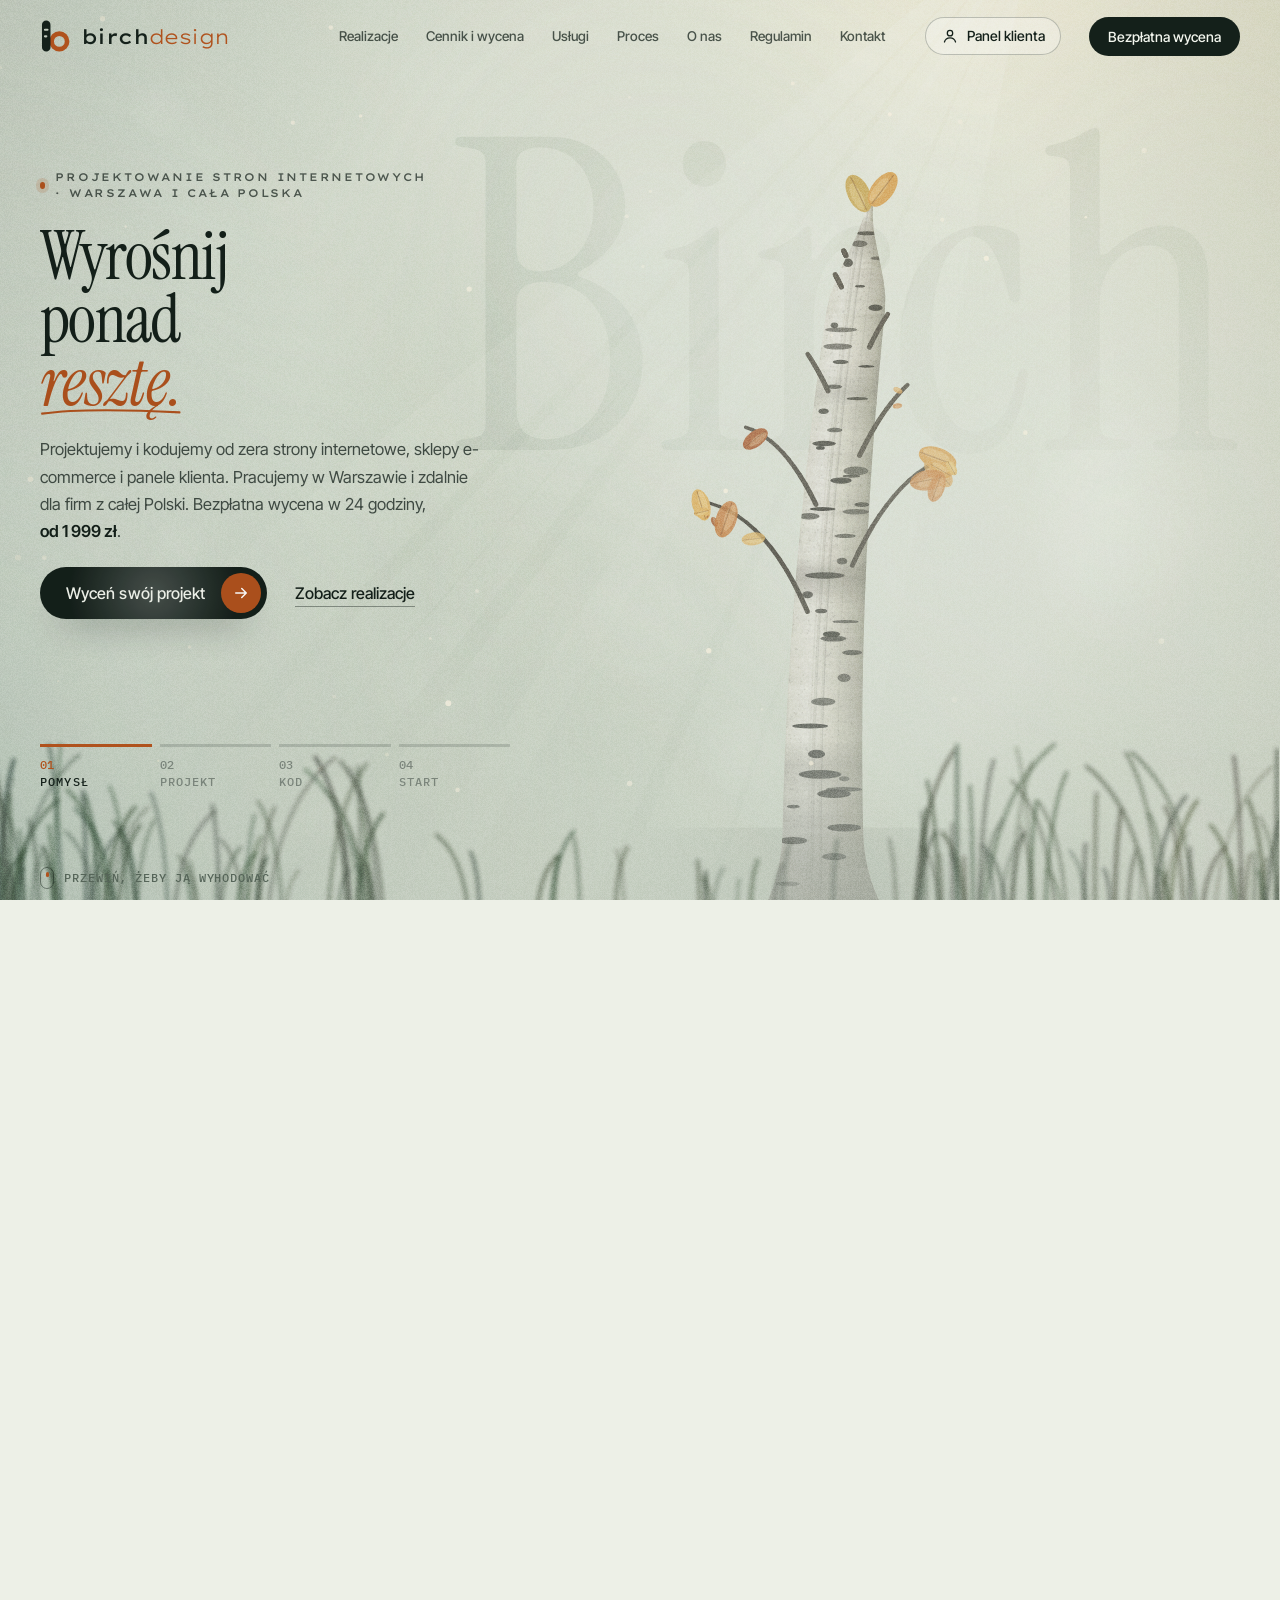
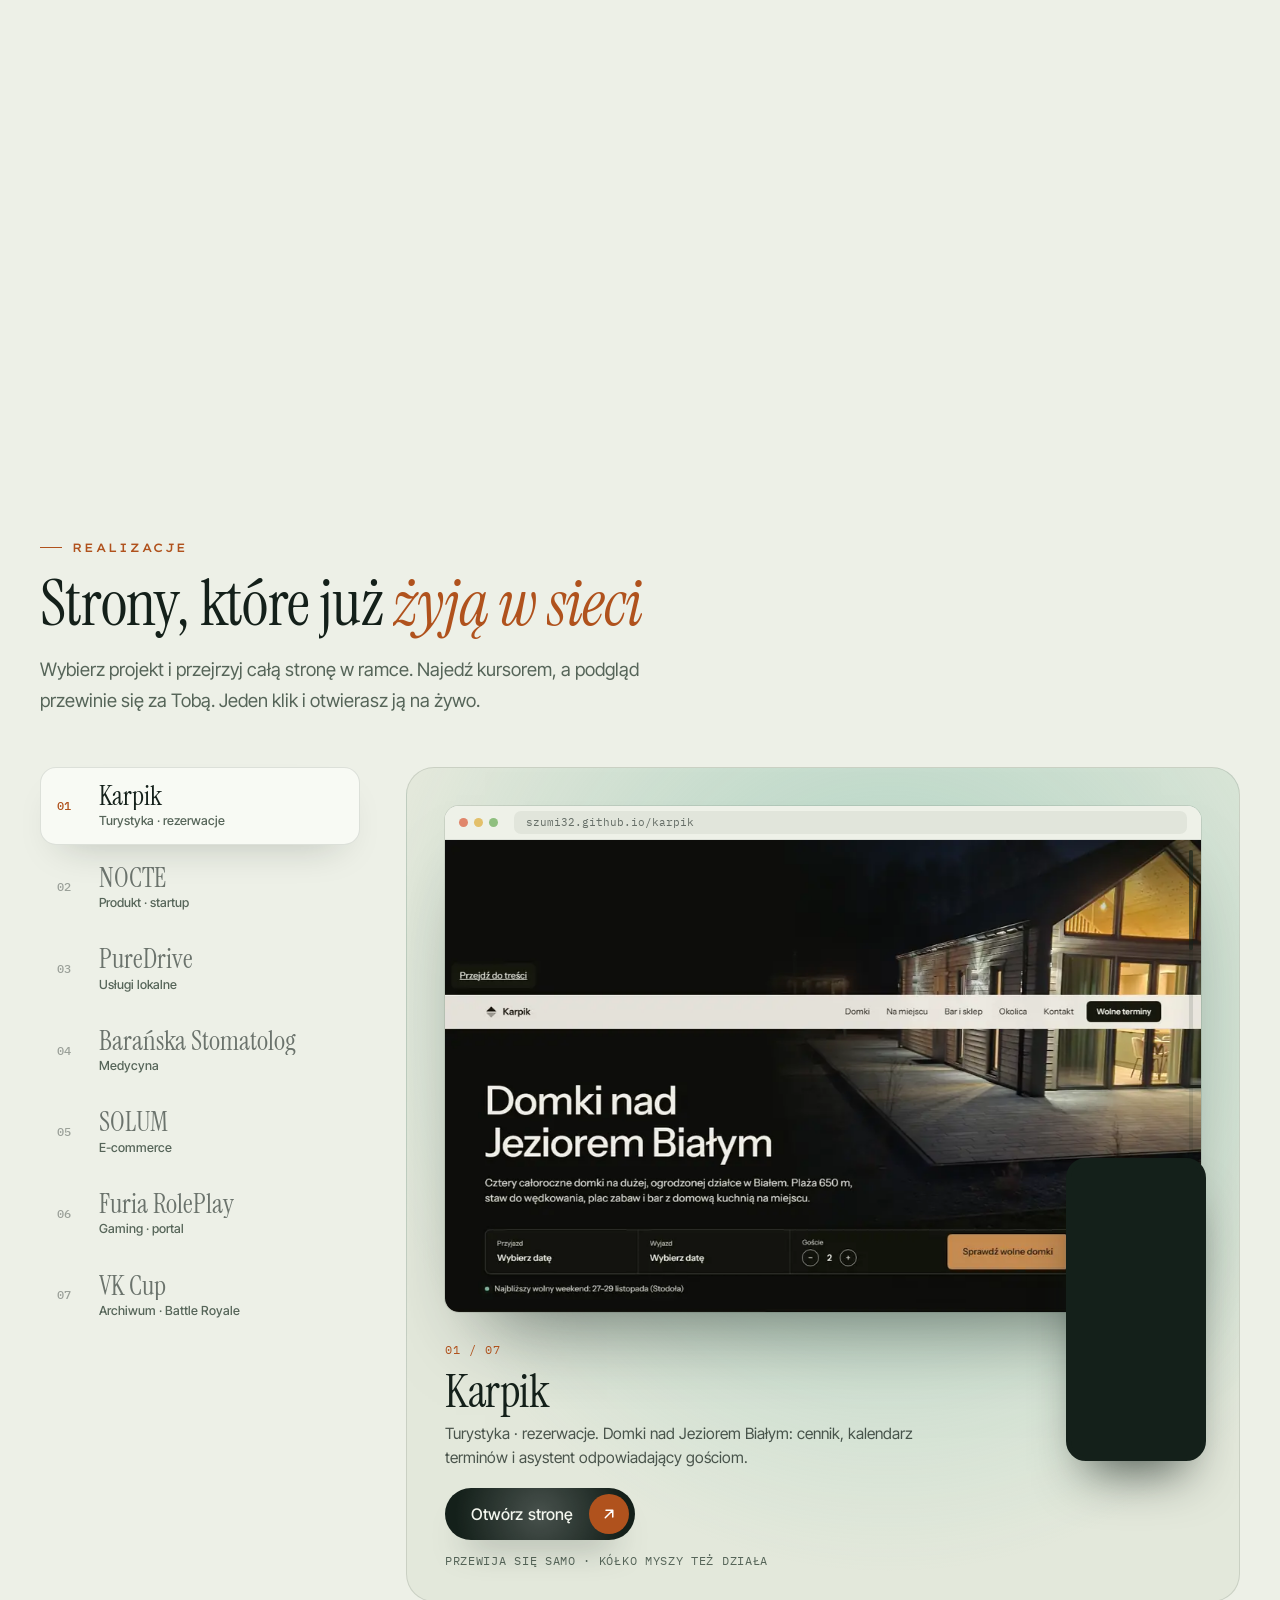
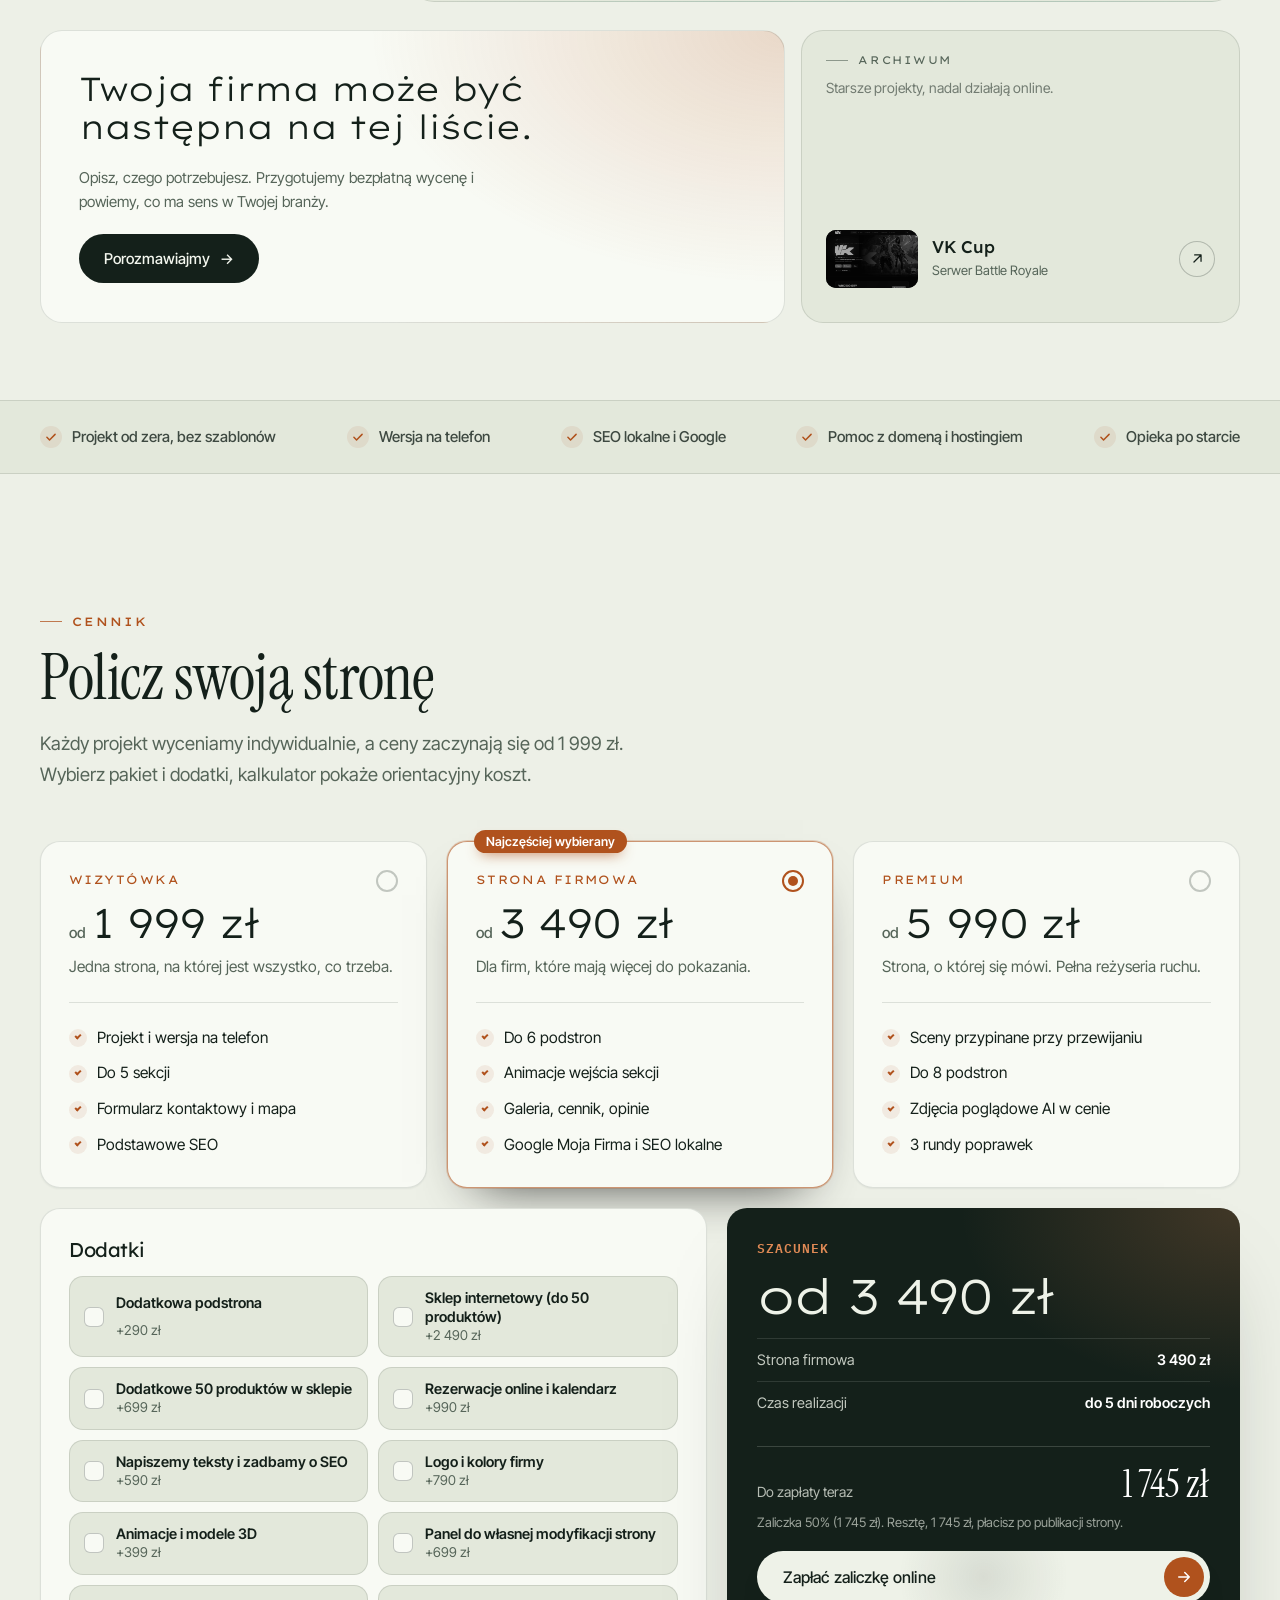
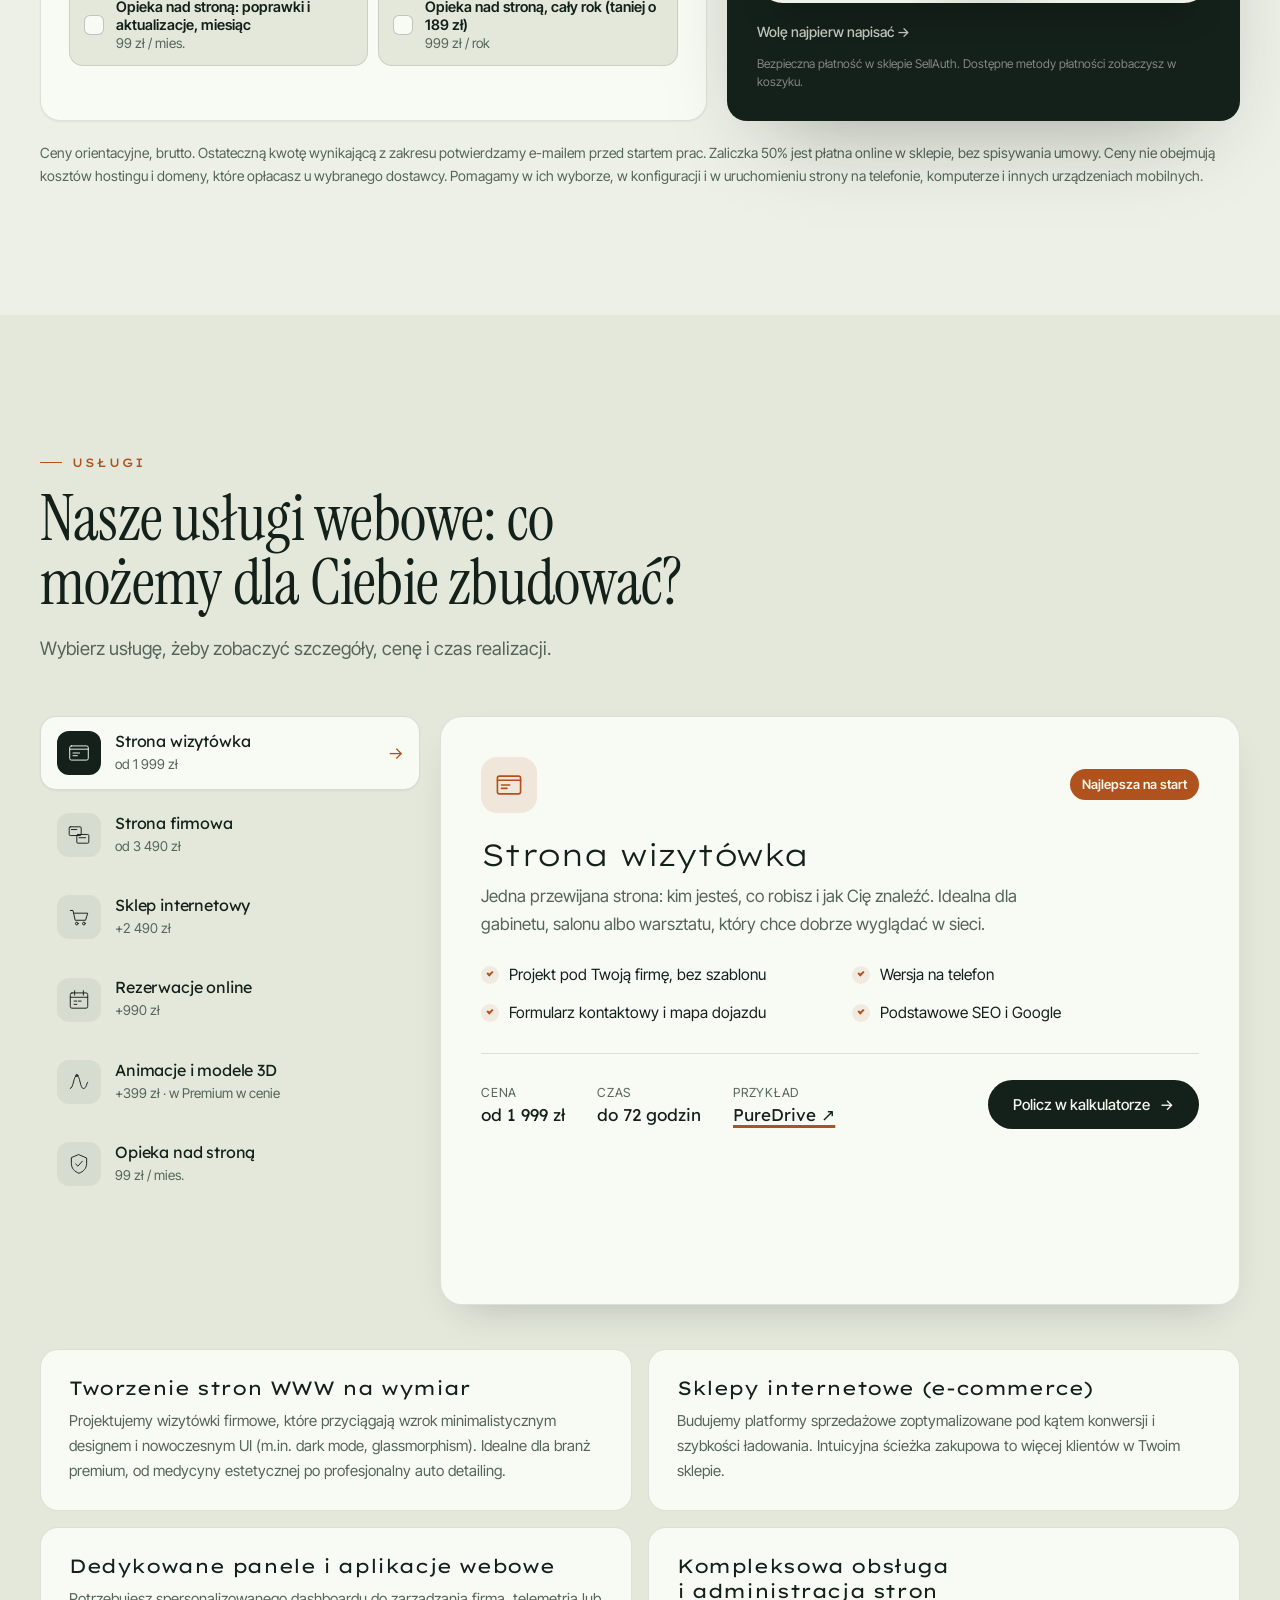
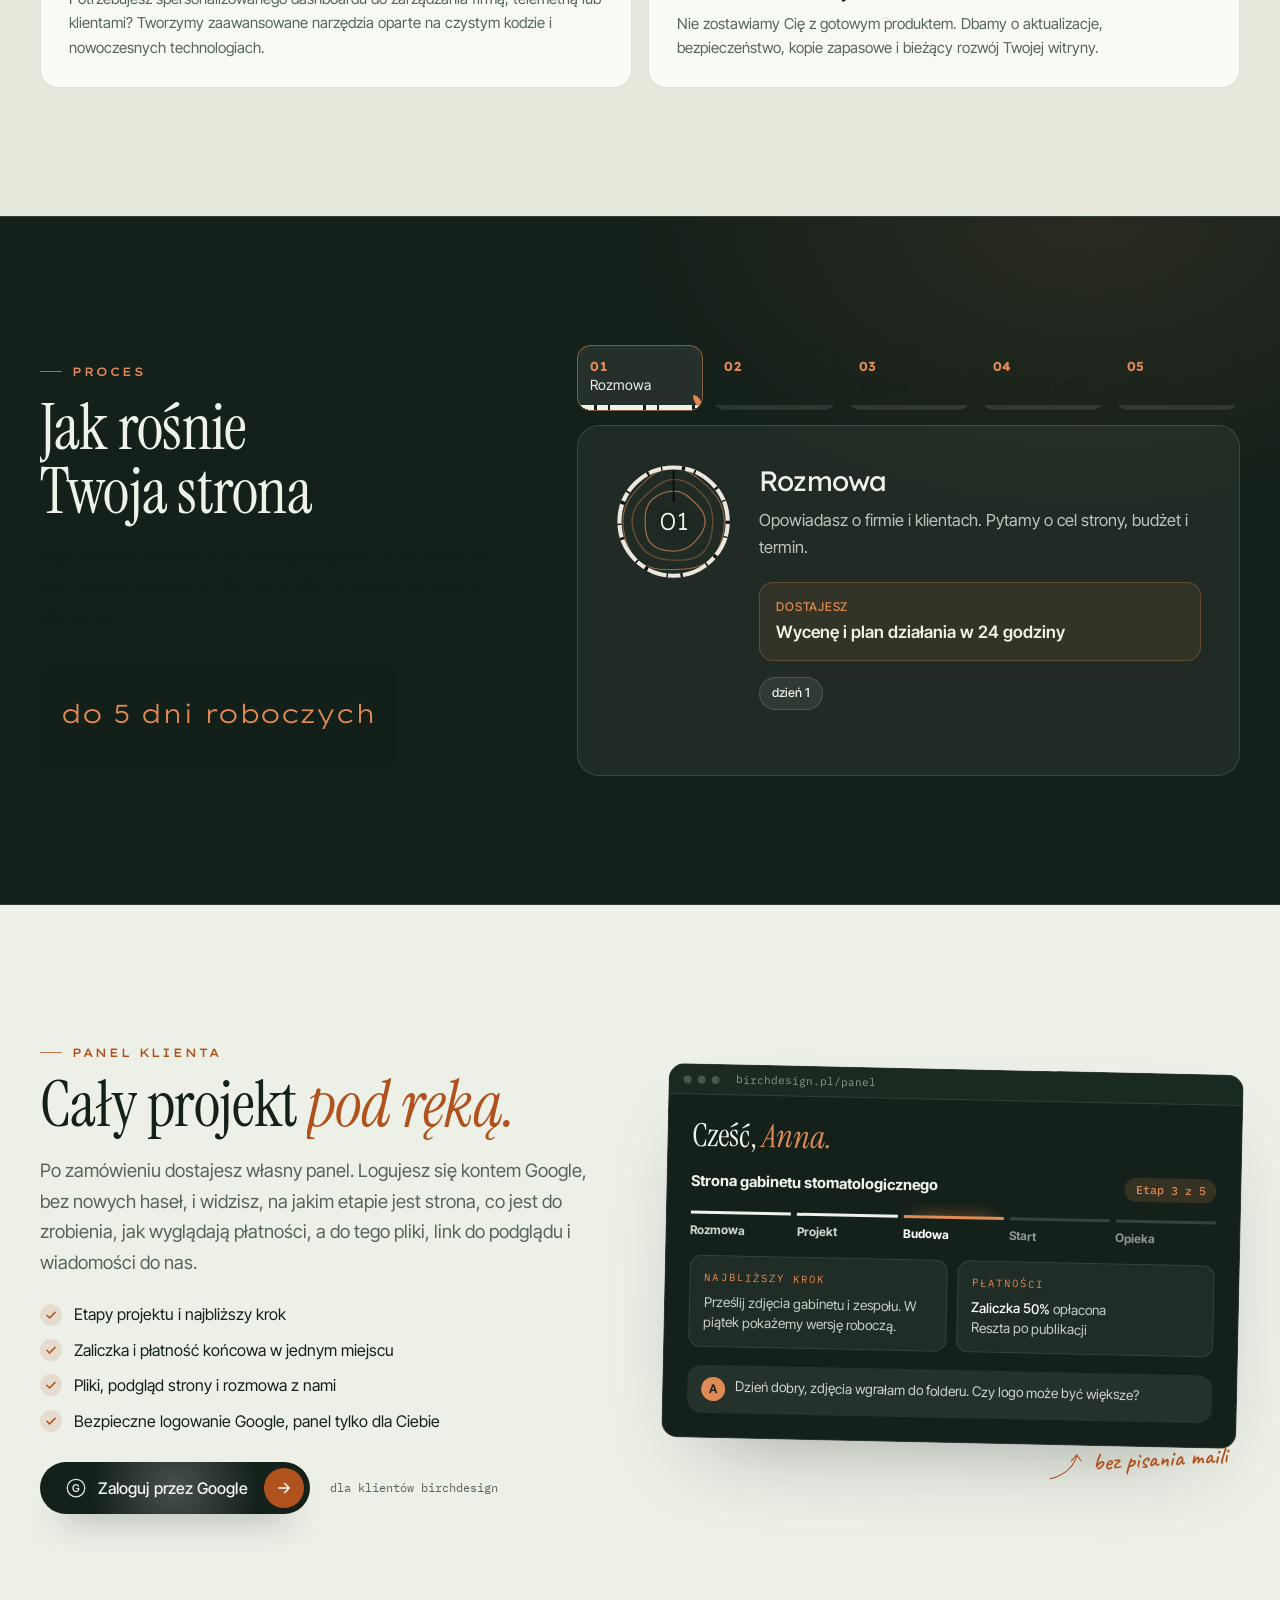
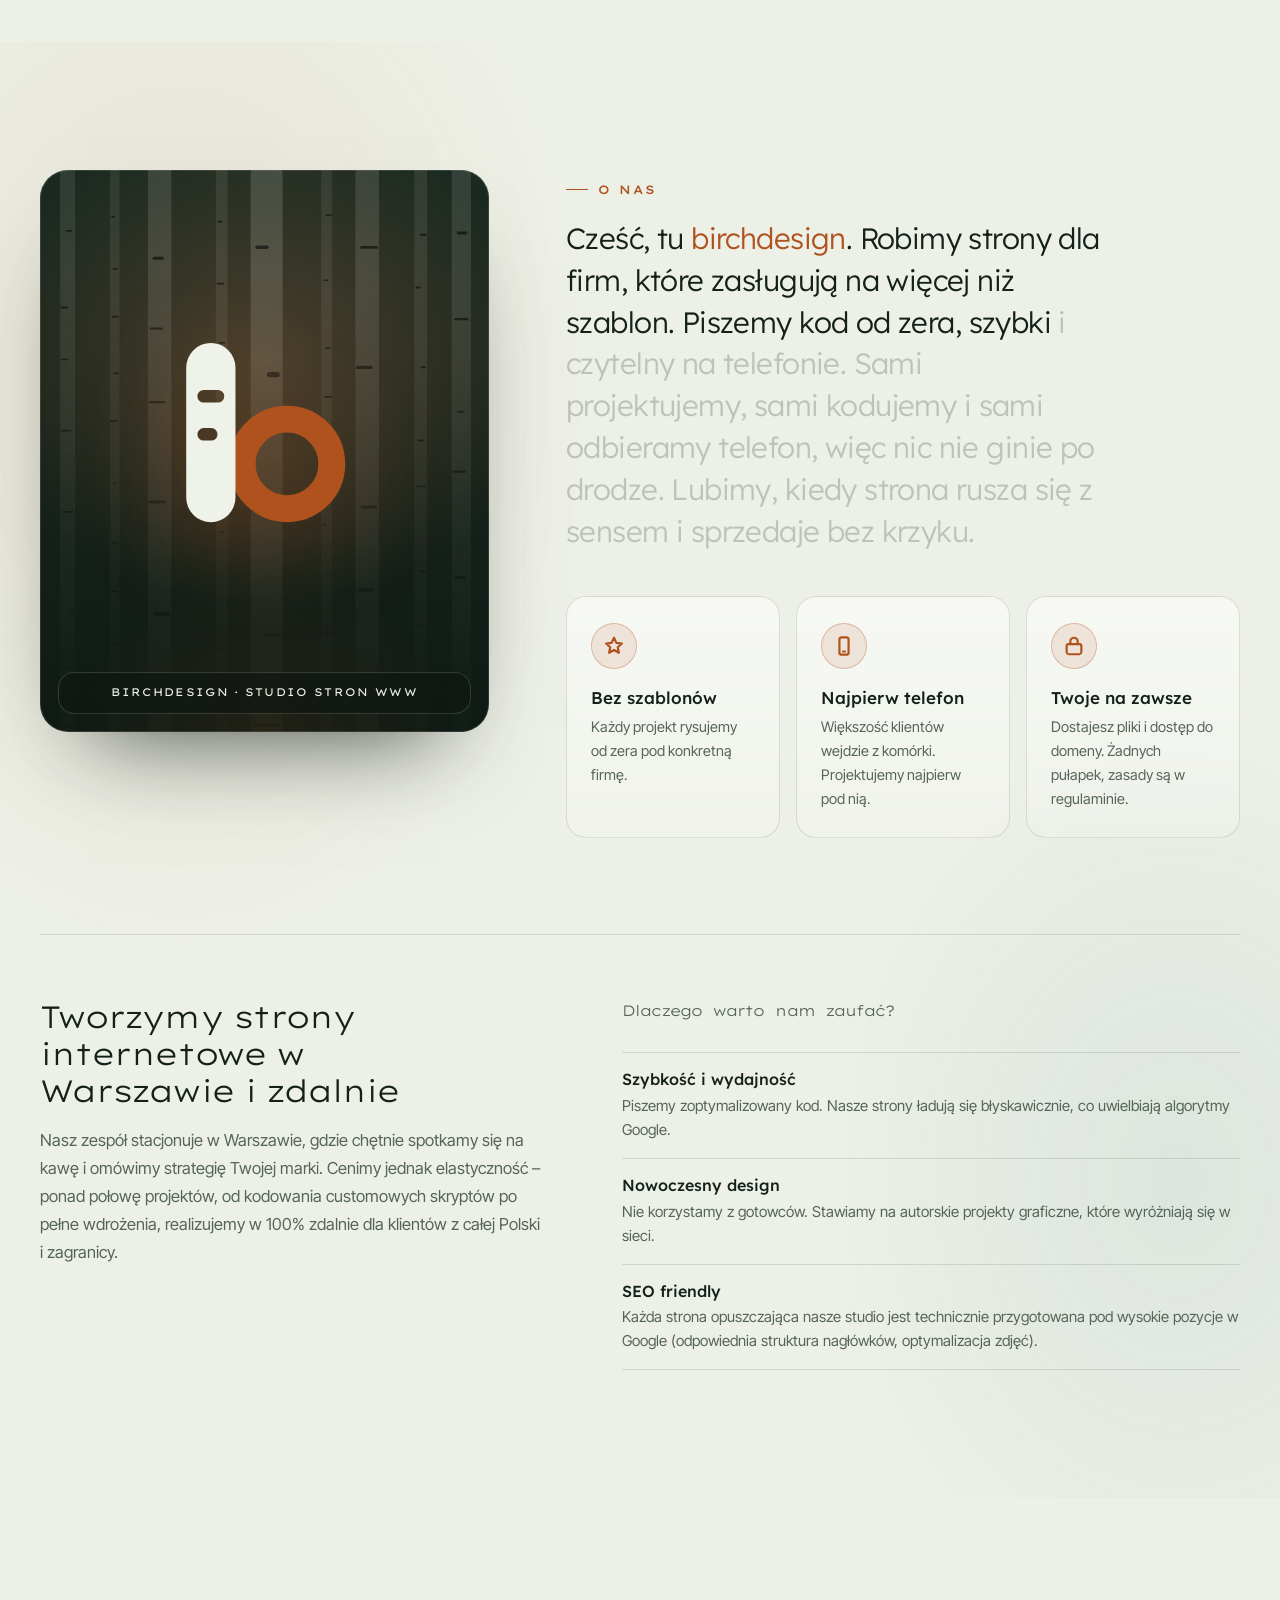
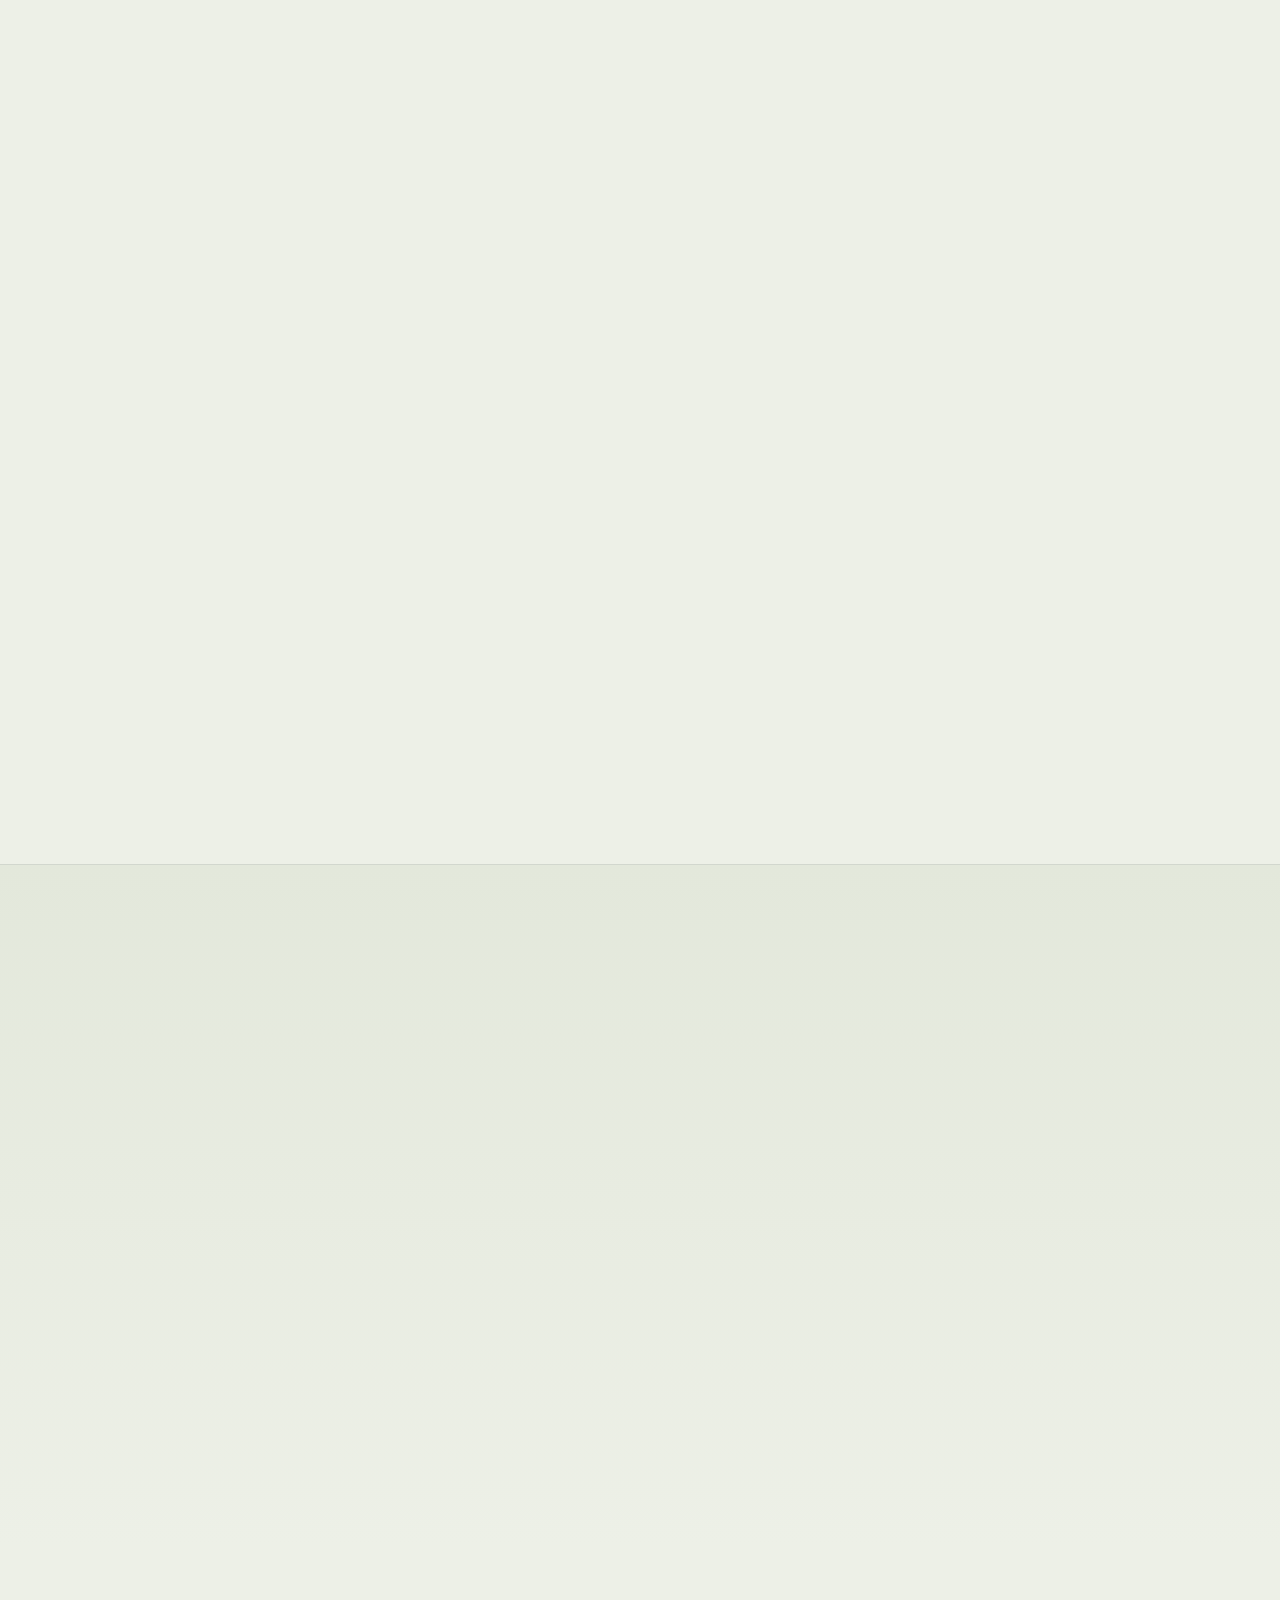
<file: index.html>
<!DOCTYPE html>
<html lang="pl">
<head>
<meta charset="UTF-8">
<meta name="viewport" content="width=device-width, initial-scale=1">
<title>Strony internetowe Warszawa i cała Polska | birchdesign</title>
<meta name="description" content="Projektujemy i kodujemy od zera szybkie strony internetowe, sklepy e-commerce i panele klienta. Warszawa i zdalnie. Wycena w 24 godziny, od 1 999 zł.">
<meta property="og:title" content="Strony internetowe Warszawa i cała Polska | birchdesign">
<meta property="og:description" content="Projektujemy i kodujemy od zera szybkie strony internetowe, sklepy e-commerce i panele klienta. Warszawa i zdalnie. Wycena w 24 godziny, od 1 999 zł.">
<meta property="og:type" content="website">
<meta property="og:locale" content="pl_PL">
<link rel="canonical" href="https://birchdesign.pl/">
<meta property="og:url" content="https://birchdesign.pl/">
<meta property="og:site_name" content="birchdesign">
<meta property="og:image" content="https://birchdesign.pl/assets/og-image.jpg">
<meta property="og:image:width" content="1200">
<meta property="og:image:height" content="630">
<meta property="og:image:alt" content="birchdesign: zimorodek na gałęzi i hasło Strony, które robią wrażenie">
<meta name="twitter:card" content="summary_large_image">
<meta name="twitter:title" content="Strony internetowe Warszawa i cała Polska | birchdesign">
<meta name="twitter:description" content="Projektujemy i kodujemy od zera szybkie strony internetowe, sklepy e-commerce i panele klienta. Warszawa i zdalnie. Wycena w 24 godziny, od 1 999 zł.">
<meta name="twitter:image" content="https://birchdesign.pl/assets/og-image.jpg">
<meta name="robots" content="index, follow, max-image-preview:large">
<link rel="alternate" hreflang="pl" href="https://birchdesign.pl/">
<link rel="alternate" hreflang="x-default" href="https://birchdesign.pl/">
<link rel="preload" as="image" href="assets/hero/forest-poster.webp" fetchpriority="high">

<link rel="icon" href="assets/favicon.svg" type="image/svg+xml">
<meta name="theme-color" content="#edf0e7">
<link rel="preconnect" href="https://fonts.googleapis.com">
<link rel="preconnect" href="https://fonts.gstatic.com" crossorigin>
<link href="https://fonts.googleapis.com/css2?family=Caveat:wght@500;600&family=IBM+Plex+Mono:wght@400;500&family=Instrument+Serif:ital@0;1&family=Inter+Tight:wght@300;400;500;600&family=Lexend+Giga:wght@300;400;500&family=Lexend:wght@300;400;500;600&display=swap" rel="stylesheet">
<style>
/* ============ KOLORY (zmieniaj tutaj) ============ */
:root {
  /* TŁO: --black, --bg-rgb, --bg2, --s1, --card, --card2, --green, --s4 (odcienie od najciemniejszego)
     1. główny: czerń   2. główny: biel kory   3. dodatkowy: akcent (miedź) – zmieniaj też ACCENT w skrypcie */
  --black: #000000; --bg-rgb: 0, 0, 0; --bark: #ece8df; --gold: #7ccf6b; --gold-rgb: 124, 207, 107;
  --bg: var(--black); --bg2: #0a0a0a; --s1: #0c0c0c; --card: #121212; --card2: #171717; --s4: #242424; --ink: var(--bark); --ink-rgb: 236, 232, 223;
  --muted: #a1a1a1; --line: rgba(20, 32, 26, .12); --line2: rgba(20, 32, 26, .24);
  --lime: var(--gold); --lime-rgb: var(--gold-rgb); --ivory: var(--bark);
  --green: #1b1b1b; --green-rgb: 27, 27, 27; --on: #000000;
  --accent: var(--gold); --accent-rgb: var(--gold-rgb); --accent-dk: #4f9a46; --accent-lt: var(--gold); --soft: rgba(124, 207, 107, .12);
  --navy: var(--s1); --ok: #7ddc9a; --forest: var(--s1); --leaf: var(--gold);
  --f-g: "Lexend Giga", "Lexend", system-ui, sans-serif;
  --f-d: "Lexend", system-ui, sans-serif;
  --f-b: "Inter Tight", system-ui, sans-serif;
  --ease: cubic-bezier(.22, 1, .36, 1);
  --sh-s: 0 1px 2px rgba(0, 0, 0, .3);
  --sh-m: 0 18px 40px -18px rgba(0, 0, 0, .7);
  --sh-l: 0 40px 90px -34px rgba(0, 0, 0, .85);
  color-scheme: dark;
}

/* ============ PODSTAWY ============ */
*, *::before, *::after { box-sizing: border-box; }
html { scroll-behavior: smooth; -webkit-text-size-adjust: 100%; }
.js.wiping-off { scroll-behavior: auto; }
body { margin: 0; background: var(--bg); color: var(--ink); font: 400 17px/1.65 var(--f-b); letter-spacing: -.005em; -webkit-font-smoothing: antialiased; overflow-x: clip; }
img, svg { display: block; max-width: 100%; }
a { color: inherit; }
button, input, textarea { font: inherit; color: inherit; }
::selection { background: var(--lime); color: var(--green); }
:focus-visible { outline: 3px solid rgba(var(--accent-rgb), .45); outline-offset: 3px; }
.wrap { width: min(1200px, 100% - 48px); margin-inline: auto; position: relative; }
.sec { position: relative; padding: clamp(84px, 10vw, 136px) 0; }
.alt { background: var(--bg2); }
.sec-head { max-width: 720px; margin-bottom: 52px; }
.sec-head.center { margin-inline: auto; text-align: center; }
.sec-head.center .lead { margin-inline: auto; }
.eyebrow { display: inline-flex; align-items: center; gap: 10px; font: 600 13px var(--f-b); letter-spacing: .09em; text-transform: uppercase; color: var(--accent); }
.eyebrow::before { content: ""; width: 18px; height: 2px; border-radius: 2px; background: currentColor; }
h2 { font: 700 clamp(34px, 4.4vw, 54px)/1.08 var(--f-d); letter-spacing: -.03em; margin: 16px 0 0; }
.grad { color: var(--green); background: linear-gradient(var(--lime), var(--lime)) 0 88% / 100% .3em no-repeat; padding: 0 .05em; animation: mark 1s var(--ease) 1s backwards; }
@keyframes mark { from { background-size: 0% .3em; } }
.lead { font-size: 18.5px; color: var(--muted); max-width: 620px; margin: 18px 0 0; }

/* pojawianie się */
.js .rv {
  opacity: 0; translate: 0 26px;
  transition: opacity .8s var(--ease) var(--d, 0s), translate .9s var(--ease) var(--d, 0s),
    transform .35s var(--ease), box-shadow .35s var(--ease), border-color .3s, background-color .3s;
}
.js .rv.in { opacity: 1; translate: 0 0; }

/* przyciski */
.btn {
  display: inline-flex; align-items: center; justify-content: center; gap: 10px; padding: 14px 22px; border-radius: 12px;
  border: 1px solid transparent; font: 600 15.5px var(--f-b); text-decoration: none; cursor: pointer; white-space: nowrap;
  transition: transform .25s var(--ease), box-shadow .25s var(--ease), background-color .25s, border-color .25s, color .25s;
}
.btn .arr { display: inline-block; transition: transform .3s var(--ease); }
.btn:hover .arr { transform: translateX(4px); }
.btn-primary { background: var(--lime); color: var(--green); box-shadow: inset 0 -2px 0 rgba(0, 0, 0, .08), 0 10px 22px -12px rgba(var(--lime-rgb), .9); }
.btn-primary:hover { background: #a6e597; transform: translateY(-1px); box-shadow: inset 0 -2px 0 rgba(0, 0, 0, .08), 0 16px 30px -12px rgba(var(--lime-rgb), 1); }
.btn-ghost { background: var(--card); color: var(--ink); border-color: var(--line); box-shadow: var(--sh-s); }
.btn-ghost:hover { border-color: var(--line2); background: var(--bg2); }
.btn-dark { background: var(--green); color: var(--ivory); }
.btn-dark:hover { background: var(--accent-dk); transform: translateY(-1px); }

.progress-bar { position: fixed; inset: 0 0 auto; height: 3px; z-index: 80; background: var(--lime); transform-origin: 0 50%; transform: scaleX(var(--sp, 0)); }

/* ============ NAWIGACJA ============ */
.nav { position: fixed; inset: 0 0 auto; z-index: 60; border-bottom: 1px solid transparent; transition: background-color .3s, border-color .3s, backdrop-filter .3s; }
.nav.solid, .nav.open { background: rgba(20, 32, 26, .88); -webkit-backdrop-filter: blur(14px) saturate(1.4); backdrop-filter: blur(14px) saturate(1.4); border-color: var(--line); }
.nav .wrap { display: flex; align-items: center; gap: 28px; height: 72px; }
.logo { display: flex; align-items: center; gap: 10px; font: 800 20px var(--f-d); letter-spacing: -.03em; text-decoration: none; }
.logo b { font-weight: 600; color: var(--muted); }
.logo-mark { flex: none; width: 34px; height: 34px; border-radius: 10px; display: grid; place-items: center; background: var(--green); color: var(--ivory); box-shadow: 0 0 0 1px rgba(20, 32, 26, .16), 0 6px 14px -6px rgba(var(--green-rgb), .8); }
.logo-mark svg { width: 18px; height: 22px; transition: transform .6s var(--ease); transform-origin: 30% 90%; }
.logo:hover .logo-mark svg { transform: rotate(-9deg) scale(1.06); }
.logo { transition: color .3s; }
.logo b { transition: color .3s; }
/* menu na ciemnym lesie (zanim zacznie się przewijanie) */
.nav:not(.solid):not(.open) .logo { color: var(--ivory); }
.nav:not(.solid):not(.open) .logo b { color: rgba(20, 32, 26, .6); }
.nav:not(.solid):not(.open) .nav-links a { color: rgba(20, 32, 26, .8); }
.nav:not(.solid):not(.open) .nav-links a:hover { color: var(--ivory); background: rgba(20, 32, 26, .1); }
.nav:not(.solid):not(.open) .burger { background: rgba(20, 32, 26, .08); border-color: rgba(20, 32, 26, .22); }
.nav:not(.solid):not(.open) .burger span { background: var(--ivory); }
.nav-links { display: flex; gap: 4px; list-style: none; margin: 0 0 0 auto; padding: 0; }
.nav-links a { display: block; padding: 8px 12px; border-radius: 8px; font-size: 15px; font-weight: 500; color: var(--muted); text-decoration: none; transition: color .2s, background-color .2s; }
.nav-links a:hover { color: var(--ink); background: var(--bg2); }
.nav-links a.active { color: var(--ink); background: var(--card); box-shadow: inset 0 0 0 1px var(--line); }
.nav-links a.active::before { content: ""; display: inline-block; width: 6px; height: 6px; margin: 0 7px 2px 0; border-radius: 50%; background: var(--green); box-shadow: 0 0 0 3px var(--lime); }
.to-top { position: fixed; right: calc(18px + env(safe-area-inset-right, 0px)); bottom: calc(18px + env(safe-area-inset-bottom, 0px)); z-index: 70; width: 46px; height: 46px; border-radius: 50%; border: 0; background: var(--green); color: var(--lime); font-size: 18px; cursor: pointer; box-shadow: var(--sh-m); opacity: 0; transform: translateY(12px); pointer-events: none; transition: opacity .3s, transform .4s var(--ease); }
.to-top.show { opacity: 1; transform: none; pointer-events: auto; }
.to-top:hover { transform: translateY(-2px); }
.nav-cta { padding: 10px 16px; font-size: 14.5px; border-radius: 10px; }
.burger { display: none; width: 44px; height: 44px; border-radius: 10px; border: 1px solid var(--line); background: var(--card); cursor: pointer; place-content: center; gap: 5px; padding: 0; }
.burger span { display: block; width: 18px; height: 2px; border-radius: 2px; background: var(--ink); transition: transform .3s var(--ease); }
.nav.open .burger span:first-child { transform: translateY(3.5px) rotate(45deg); }
.nav.open .burger span:last-child { transform: translateY(-3.5px) rotate(-45deg); }
@media (max-width: 960px) {
  .burger { display: grid; }
  .nav-cta { margin-left: auto; }
  .nav-links { display: none; position: absolute; top: 100%; left: 0; right: 0; flex-direction: column; gap: 0; padding: 8px 16px 16px; background: var(--card); border-bottom: 1px solid var(--line); box-shadow: var(--sh-m); }
  .nav-links a { padding: 13px 8px; font-size: 17px; color: var(--ink); border-bottom: 1px solid var(--line); border-radius: 0; }
  .nav.open .nav-links { display: flex; animation: fadeDown .3s var(--ease); }
}
@keyframes fadeDown { from { opacity: 0; transform: translateY(-8px); } }
@media (max-width: 560px) { .nav-cta { display: none; } .burger { margin-left: auto; } }

/* ============ HERO (las o zmierzchu) ============ */
.hero { position: relative; height: 100svh; min-height: 660px; max-height: 1100px; overflow: clip; isolation: isolate; background: #1a1424; color: var(--bark); }
.hero__sky { position: absolute; inset: 0; background: radial-gradient(120% 70% at 62% 78%, #f0a56a 0%, rgba(240, 165, 106, 0) 55%), linear-gradient(to bottom, #151826 0%, #3a3354 34%, #8e5d73 62%, #e0916a 88%, #f2b57a 100%); }
.hero__sun { position: absolute; left: calc(58% - 22vmax); top: calc(56% - 22vmax); width: 44vmax; height: 44vmax; border-radius: 50%; background: radial-gradient(circle, rgba(255, 214, 150, .55), rgba(255, 170, 110, 0) 62%); mix-blend-mode: screen; animation: sun 9s ease-in-out infinite alternate; }
@keyframes sun { to { transform: scale(1.12); opacity: .8; } }
.hero__layer { position: absolute; inset: 0; transform-origin: 62% 70%; will-change: transform; }
.hero__layer svg { position: absolute; inset: 0; width: 100%; height: 100%; display: block; }
.hero__layer[data-layer="far"] { opacity: .55; }
.hero__layer[data-layer="mid"] { opacity: .85; }
.hero__fog { position: absolute; inset: 0; background: linear-gradient(to top, rgba(160, 230, 140, .38), rgba(160, 230, 140, 0) 55%); mix-blend-mode: screen; pointer-events: none; }
.hero__ground { position: absolute; inset: auto 0 0 0; height: 24%; background: linear-gradient(to top, var(--black) 0%, rgba(var(--bg-rgb), .55) 45%, rgba(var(--bg-rgb), 0)); pointer-events: none; }
.hero__shade { position: absolute; inset: 0; background: linear-gradient(90deg, rgba(var(--bg-rgb), .78) 0%, rgba(var(--bg-rgb), .38) 42%, rgba(var(--bg-rgb), 0) 70%), linear-gradient(to bottom, rgba(var(--bg-rgb), .5), transparent 22%); pointer-events: none; }
.tr { transform-box: fill-box; transform-origin: 50% 100%; animation: grow 1.9s var(--ease) var(--d, 0s) backwards; }
@keyframes grow { from { transform: scaleY(0); } }
.hero__crown { animation: crown 1.8s var(--ease) 1s backwards; }
@keyframes crown { from { opacity: 0; transform: translateY(-40px); } }
.hero__leaves { position: absolute; inset: 0; pointer-events: none; }
.leaf { position: absolute; top: -40px; left: var(--x); animation: fall var(--t, 14s) linear var(--dl, 0s) infinite; }
.leaf i { display: block; width: calc(var(--s, 1) * 14px); height: calc(var(--s, 1) * 22px); border-radius: 0 100% 0 100%; background: var(--c, var(--gold)); opacity: var(--o, .8); animation: sway 3.4s ease-in-out infinite alternate; }
@keyframes fall { to { transform: translate3d(var(--dx, 60px), 1150px, 0); } }
@keyframes sway { from { transform: translateX(-20px) rotate(-40deg); } to { transform: translateX(20px) rotate(60deg); } }

.hero__content { position: relative; z-index: 3; height: 100%; width: min(1200px, 100% - 48px); margin-inline: auto; display: grid; grid-template-columns: minmax(0, 1fr) auto; align-items: end; gap: 32px; padding: 110px 0 clamp(130px, 18vh, 190px); will-change: transform; }
.hero__copy { max-width: 760px; display: grid; gap: clamp(18px, 2.6vh, 28px); justify-items: start; }
.hero-eyebrow { display: inline-flex; align-items: center; gap: 10px; font: 400 11px/1 var(--f-g); letter-spacing: .14em; text-transform: uppercase; color: rgba(20, 32, 26, .85); }
.hero-eyebrow i { width: 7px; height: 7px; border-radius: 50%; background: var(--gold); box-shadow: 0 0 0 4px rgba(var(--gold-rgb), .18); }
.hero__title { margin: 0; font: 300 clamp(36px, 6vw, 96px)/1.02 var(--f-g); letter-spacing: -.035em; text-transform: uppercase; text-shadow: 0 6px 40px rgba(0, 0, 0, .35); }
.hero__title .ln { display: block; overflow: hidden; padding-bottom: .08em; margin-bottom: -.08em; }
.hero__title .ln > span { display: block; transform: translateY(110%); animation: lineUp 1.2s var(--ease) forwards; animation-delay: calc(.2s + var(--i) * .12s); }
@keyframes lineUp { to { transform: none; filter: blur(0); } }
.fade { opacity: 0; transform: translateY(16px); animation: fadeUp .9s var(--ease) forwards; animation-delay: var(--d, .5s); }
@keyframes fadeUp { to { opacity: 1; transform: none; filter: blur(0); } }
@keyframes popIn { from { opacity: 0; transform: translateY(14px) scale(.95); filter: blur(6px); } }
@keyframes ping { 0% { transform: scale(.5); opacity: .8; } 100% { transform: scale(1.6); opacity: 0; } }
@keyframes blink { 50% { opacity: .35; } }
.hero__lead { max-width: 540px; margin: 0; font-size: clamp(16px, 1.2vw, 18.5px); color: rgba(20, 32, 26, .88); text-shadow: 0 2px 18px rgba(0, 0, 0, .45); }
.hero__lead strong { color: var(--gold); font-weight: 600; }
.actions { display: flex; flex-wrap: wrap; gap: 12px; }
.btn-glass { background: rgba(var(--bg-rgb), .25); color: var(--bark); border-color: rgba(20, 32, 26, .35); -webkit-backdrop-filter: blur(8px); backdrop-filter: blur(8px); }
.btn-glass:hover { background: rgba(20, 32, 26, .1); border-color: var(--bark); }

/* szklana karta z realizacjami */
.hcard { width: 300px; padding: 22px; display: grid; gap: 10px; border-radius: 18px; background: linear-gradient(160deg, rgba(16, 14, 14, .62), rgba(16, 14, 14, .42)); border: 1px solid var(--line); -webkit-backdrop-filter: blur(18px) saturate(1.2); backdrop-filter: blur(18px) saturate(1.2); box-shadow: 0 30px 80px -30px rgba(0, 0, 0, .6); animation: popIn 1s var(--ease) .7s backwards; }
.hc-top { display: flex; justify-content: space-between; gap: 10px; font: 400 10px/1 var(--f-g); letter-spacing: .12em; text-transform: uppercase; color: var(--muted); }
.hc-on { display: inline-flex; align-items: center; gap: 6px; }
.hc-on i { width: 6px; height: 6px; border-radius: 50%; background: var(--ok); box-shadow: 0 0 10px var(--ok); animation: blink 2s infinite; }
.hc-num { display: flex; align-items: baseline; gap: 8px; margin-top: 8px; overflow: hidden; }
.hc-num b { display: inline-block; font: 300 clamp(54px, 5vw, 76px)/1 var(--f-g); letter-spacing: -.04em; font-variant-numeric: tabular-nums; }
.hc-num b.roll { animation: roll .55s var(--ease); }
@keyframes roll { from { opacity: 0; transform: translateY(45%); } }
.hc-num small { font: 300 14px var(--f-g); color: var(--muted); }
.hc-sub { margin: -4px 0 0; font-size: 13px; color: var(--muted); }
.hc-cur { display: none; }
.hc-list { list-style: none; margin: 6px 0 0; padding: 0; border-top: 1px solid var(--line); }
.hc-list a { display: flex; justify-content: space-between; gap: 12px; padding: 9px 0; border-bottom: 1px solid var(--line); font-size: 13px; text-decoration: none; opacity: .4; transition: opacity .5s var(--ease), padding .45s var(--ease); }
.hc-list li:last-child a { border-bottom: 0; }
.hc-list em { font-style: normal; color: var(--muted); }
.hc-list li.on a, .hc-list a:hover { opacity: 1; }
.hc-list li.on a { padding-left: 6px; }
.hc-list li.on span { color: var(--gold); }

.hero__stats { position: absolute; z-index: 3; left: 0; right: 0; bottom: clamp(24px, 4vh, 44px); margin: 0; display: flex; animation: popIn 1s var(--ease) .9s backwards; gap: clamp(20px, 4vw, 64px); }
.hero__stats > div { display: grid; gap: 6px; padding-top: 12px; border-top: 1px solid var(--line); min-width: 92px; }
.hero__stats dt { font: 400 10px/1 var(--f-g); letter-spacing: .12em; text-transform: uppercase; color: var(--muted); }
.hero__stats dd { margin: 0; font: 300 clamp(20px, 2vw, 30px)/1 var(--f-g); letter-spacing: -.03em; }
.scroll-cue { position: absolute; z-index: 3; right: max(24px, calc((100% - 1200px) / 2)); bottom: clamp(24px, 4vh, 44px); display: flex; align-items: center; gap: 12px; font: 400 10px/1 var(--f-g); letter-spacing: .14em; text-transform: uppercase; color: var(--muted); writing-mode: vertical-rl; text-decoration: none; }
.scroll-cue i { width: 1px; height: 48px; background: linear-gradient(var(--bark), transparent); animation: drip 2.2s var(--ease) infinite; transform-origin: top; }
@keyframes drip { 0% { transform: scaleY(0); } 60% { transform: scaleY(1); } 100% { transform: scaleY(1); opacity: 0; } }

@media (max-width: 1024px) {
  .hcard { display: none; }
  .hero__content { grid-template-columns: minmax(0, 1fr); }
}
@media (max-width: 760px) {
  .hero { height: auto; min-height: 100svh; max-height: none; }
  .hero__content { min-height: 100svh; padding: 100px 0 30px; align-content: end; }
  .hero__shade { background: linear-gradient(180deg, rgba(var(--bg-rgb), .6), rgba(var(--bg-rgb), .3) 28%, rgba(var(--bg-rgb), .62) 58%, rgba(var(--bg-rgb), .9)); }
  .hero__stats { position: relative; bottom: auto; width: auto; margin: 26px 0 0; flex-wrap: wrap; gap: 14px 22px; grid-column: 1 / -1; }
  .hero__stats > div { min-width: 70px; }
  .scroll-cue { display: none; }
  .hero__title { font-size: clamp(32px, 10.5vw, 52px); }
  .actions .btn { flex: 1 1 auto; }
}
@media (max-width: 600px) {
  .wrap { width: calc(100% - 32px); }
  .hero__content { width: calc(100% - 32px); }
  .sec { padding: 68px 0; }
  .sec-head { margin-bottom: 32px; }
  .portrait { max-width: 230px; }
  .values { gap: 10px; margin-top: 30px; }
  .values div { display: grid; grid-template-columns: auto minmax(0, 1fr); column-gap: 14px; padding: 16px; }
  .values svg { grid-row: span 2; margin: 2px 0 0; }
}
@media (max-width: 0px) /* dawniej: ogranicz ruch */ {
  .tr, .hero__crown, .leaf, .hero__sun, .scroll-cue i, .hc-on i { animation: none !important; }
  .hero__leaves { display: none; }
}

/* pasek „w każdym projekcie” */
.strip { border-block: 1px solid var(--line); background: var(--card); }
.strip .wrap { display: flex; flex-wrap: wrap; justify-content: space-between; gap: 14px 28px; padding: 24px 0; }
.strip span { display: inline-flex; align-items: center; gap: 10px; font-size: 15px; font-weight: 500; }
.strip svg { width: 22px; height: 22px; padding: 4px; border-radius: 50%; background: var(--soft); fill: none; stroke: var(--accent); stroke-width: 2.6; stroke-linecap: round; stroke-linejoin: round; }
.strip .dup { display: none; }
@media (max-width: 760px) {
  .strip { overflow: hidden; }
  .strip .wrap { width: max-content; flex-wrap: nowrap; gap: 0; padding: 18px 0; animation: stripMove 26s linear infinite; }
  .strip span { padding-right: 28px; white-space: nowrap; }
  .strip .dup { display: inline-flex; }
}
@keyframes stripMove { to { transform: translateX(-50%); } }

/* ============ REALIZACJE (pokaz) ============ */
.sec-head.split { max-width: none; display: grid; grid-template-columns: minmax(0, 1.1fr) minmax(0, .9fr); gap: 18px 56px; align-items: end; }
.sec-head.split .lead { margin: 0; }
@media (max-width: 860px) { .sec-head.split { grid-template-columns: minmax(0, 1fr); } }
.show { --g: #6fbf5e; display: grid; grid-template-columns: minmax(0, 300px) minmax(0, 1fr); gap: 22px; align-items: start; }
.show-list { display: grid; gap: 8px; }
.show-list button { position: relative; display: flex; align-items: center; gap: 14px; width: 100%; padding: 13px 16px 15px; border-radius: 16px; border: 1px solid transparent; background: transparent; text-align: left; cursor: pointer; overflow: hidden; transition: background-color .25s, border-color .25s, box-shadow .25s; }
.show-list button:hover { background: rgba(var(--ink-rgb), .04); }
.show-list button[aria-selected="true"] { background: var(--card); border-color: var(--line); box-shadow: var(--sh-s); }
.show-list .n { flex: none; width: 40px; height: 40px; border-radius: 12px; display: grid; place-items: center; background: var(--bg2); font: 700 13px var(--f-d); color: var(--muted); transition: background-color .3s, color .3s; }
.show-list button[aria-selected="true"] .n { background: var(--green); color: var(--lime); }
.show-list .t { flex: 1; min-width: 0; }
.show-list b { display: block; font: 600 16.5px/1.25 var(--f-d); letter-spacing: -.01em; }
.show-list small { display: block; margin-top: 2px; font-size: 13.5px; color: var(--muted); }
.show-list i { position: absolute; left: 16px; right: 16px; bottom: 6px; height: 2px; border-radius: 2px; overflow: hidden; }
.show-list button[aria-selected="true"] i { background: var(--line); }
.show-list i::after { content: ""; position: absolute; inset: 0; background: var(--green); transform-origin: 0 50%; transform: scaleX(0); }
.show-list button[aria-selected="true"] i::after { animation: stFill var(--dur, 7s) linear forwards; }
.show.paused .show-list button[aria-selected="true"] i::after { animation-play-state: paused; }
.show-stage { position: relative; display: grid; border-radius: 26px; overflow: hidden; isolation: isolate; background: var(--forest); color: var(--ivory); padding: clamp(20px, 3.2vw, 42px) clamp(20px, 3.2vw, 42px) clamp(22px, 2.8vw, 34px); touch-action: pan-y; --mx: 0; --my: 0; }
.show-stage .glow { position: absolute; z-index: -1; left: 10%; top: -30%; width: 80%; height: 75%; border-radius: 50%; background: var(--g); opacity: .42; filter: blur(90px); transition: background-color .9s var(--ease); }
.show-stage::before { content: ""; position: absolute; inset: 0; z-index: -1; background: repeating-linear-gradient(90deg, transparent 0 46px, rgba(20, 32, 26, .025) 46px 52px, transparent 52px 130px); -webkit-mask-image: linear-gradient(transparent, #000 60%); mask-image: linear-gradient(transparent, #000 60%); }
.pj { grid-area: 1 / 1; display: grid; gap: 26px; min-width: 0; opacity: 0; visibility: hidden; transition: opacity .35s var(--ease), visibility 0s .6s; }
.pj[hidden] { display: grid; }
.pj.on { opacity: 1; visibility: visible; transition: opacity .5s var(--ease) .05s, visibility 0s; }
.device { display: block; border-radius: 14px; overflow: hidden; background: #fff; text-decoration: none; color: inherit; box-shadow: 0 50px 90px -40px rgba(0, 0, 0, .75), 0 0 0 1px rgba(255, 255, 255, .08);
  transform: perspective(1800px) rotateY(calc(var(--mx) * -4deg)) rotateX(calc(var(--my) * 3deg)) translateY(30px) scale(.92); filter: blur(6px); transition: transform .9s var(--ease), filter .6s var(--ease); }
.pj.on .device { transform: perspective(1800px) rotateY(calc(var(--mx) * -4deg)) rotateX(calc(var(--my) * 3deg)); filter: none; }
.dbar { display: flex; align-items: center; gap: 6px; height: 34px; padding: 0 12px; background: #f4f2ee; border-bottom: 1px solid #e4e0d8; }
.dbar i { width: 9px; height: 9px; border-radius: 50%; background: #dcd7ce; }
.dbar span { min-width: 0; margin: 0 auto; padding: 3px 12px; border-radius: 7px; background: #fff; border: 1px solid #e4e0d8; font-size: 12px; color: #6b6f6c; overflow: hidden; text-overflow: ellipsis; white-space: nowrap; }
.dbar em { flex: none; font-style: normal; font-size: 12px; font-weight: 600; color: var(--green); opacity: 0; transition: opacity .3s; }
.device:hover .dbar em, .device:focus-visible .dbar em { opacity: 1; }
.pj-info { display: grid; grid-template-columns: minmax(0, 1fr) auto; gap: 16px 28px; align-items: end; }
.pj-info small { font-size: 12.5px; font-weight: 600; letter-spacing: .09em; text-transform: uppercase; color: var(--lime); }
.pj-info h3 { margin: 6px 0; font: 700 clamp(26px, 2.6vw, 34px)/1.1 var(--f-d); letter-spacing: -.025em; }
.pj-info p { margin: 0; max-width: 560px; font-size: 16px; color: rgba(20, 32, 26, .74); }
.pj-tags { display: flex; flex-wrap: wrap; gap: 6px; list-style: none; margin: 14px 0 0; padding: 0; }
.pj-tags li { padding: 4px 11px; border-radius: 999px; border: 1px solid rgba(20, 32, 26, .18); font-size: 12.5px; color: rgba(20, 32, 26, .82); }
.pj-info .btn { white-space: nowrap; }
.works-cta { display: flex; flex-wrap: wrap; align-items: center; justify-content: space-between; gap: 18px; margin-top: 28px; padding: 24px 28px; border-radius: 18px; background: var(--bg2); border: 1px solid var(--line); }
.works-cta p { margin: 0; font: 600 19px/1.3 var(--f-d); letter-spacing: -.01em; }
.works-cta p small { display: block; margin-top: 4px; font: 400 15px var(--f-b); letter-spacing: 0; color: var(--muted); }
.works-cta p small a { color: var(--ink); font-weight: 600; text-decoration-color: var(--lime); text-decoration-thickness: 2px; text-underline-offset: 3px; }
@media (max-width: 980px) {
  .show { grid-template-columns: minmax(0, 1fr); gap: 14px; }
  .show-list { display: flex; gap: 8px; overflow-x: auto; scroll-snap-type: x mandatory; padding: 2px 2px 8px; scrollbar-width: none; }
  .show-list::-webkit-scrollbar { display: none; }
  .show-list button { flex: none; width: auto; scroll-snap-align: start; gap: 10px; padding: 9px 14px 11px 9px; background: var(--card); border-color: var(--line); }
  .show-list button[aria-selected="true"] { border-color: var(--green); box-shadow: 0 0 0 1px var(--green); }
  .show-list .n { width: 32px; height: 32px; border-radius: 10px; font-size: 12px; }
  .show-list small { display: none; }
  .show-list b { font-size: 15px; white-space: nowrap; }
  .show-list i { left: 10px; right: 10px; bottom: 4px; }
}
@media (max-width: 600px) {
  .show-stage { border-radius: 20px; padding: 14px 14px 20px; }
  .pj { gap: 18px; }
  .pj-info { grid-template-columns: minmax(0, 1fr); }
  .pj-info .btn { width: 100%; }
  .pj-info p { font-size: 15.5px; }
  .dbar { height: 28px; padding: 0 9px; } .dbar i { width: 7px; height: 7px; } .dbar span { font-size: 11px; padding: 2px 8px; } .dbar em { display: none; }
  .works-cta { padding: 20px; margin-top: 20px; }
}

/* zrzuty realizacji (assets/previews/*.webp, 1440×900) */
.screen { position: relative; aspect-ratio: 16 / 10; overflow: hidden; background: var(--card2); }
.screen::before { content: attr(data-name); position: absolute; inset: 0; display: grid; place-items: center; font: 300 clamp(20px, 3vw, 40px) var(--f-g); color: rgba(20, 32, 26, .3); }
.screen > img { position: absolute; inset: 0; z-index: 1; width: 100%; height: 100%; object-fit: cover; object-position: top center; opacity: 0; transition: opacity .4s, transform 1.2s var(--ease); }
.screen > img.ok { opacity: 1; }
.device:hover .screen > img { transform: scale(1.035); }

/* ============ USŁUGI (zakładki) ============ */
.svc-tabs { display: grid; grid-template-columns: minmax(0, 380px) minmax(0, 1fr); gap: 20px; align-items: stretch; }
.svc-list { display: grid; gap: 8px; align-content: start; }
.svc-list button {
  position: relative; display: flex; align-items: center; gap: 14px; width: 100%; padding: 14px 16px; border-radius: 16px; text-align: left;
  border: 1px solid transparent; background: transparent; cursor: pointer; transition: background-color .25s, border-color .25s, box-shadow .25s;
}
.svc-list button:hover { background: rgba(var(--ink-rgb), .04); }
.svc-list button[aria-selected="true"] { background: var(--card); border-color: var(--line); box-shadow: var(--sh-s); }
.svc-list .ic { flex: none; width: 44px; height: 44px; border-radius: 12px; display: grid; place-items: center; background: var(--soft); color: var(--accent); transition: background-color .25s, color .25s; }
.svc-list button[aria-selected="true"] .ic { background: var(--green); color: var(--lime); }
.svc-list svg { width: 24px; height: 24px; fill: none; stroke: currentColor; stroke-width: 2.4; stroke-linecap: round; stroke-linejoin: round; }
.svc-list .t { flex: 1; min-width: 0; }
.svc-list b { display: block; font: 600 16.5px/1.25 var(--f-d); letter-spacing: -.01em; }
.svc-list small { display: block; margin-top: 2px; font-size: 13.5px; color: var(--muted); }
.svc-list .chev { color: var(--muted); opacity: 0; transform: translateX(-6px); transition: opacity .25s, transform .3s var(--ease); }
.svc-list button[aria-selected="true"] .chev { opacity: 1; transform: none; color: var(--green); }
.svc-panes { display: grid; border-radius: 22px; background: var(--card); border: 1px solid var(--line); box-shadow: var(--sh-m); overflow: hidden; }
.svc-pane { grid-area: 1 / 1; padding: clamp(24px, 3.4vw, 40px); display: flex; flex-direction: column; opacity: 0; visibility: hidden; transform: translateY(14px); transition: opacity .35s var(--ease), transform .5s var(--ease), visibility 0s .5s; }
.svc-pane[hidden] { display: flex; }
.svc-pane.on { opacity: 1; visibility: visible; transform: none; transition: opacity .45s var(--ease) .05s, transform .55s var(--ease) .05s, visibility 0s; }
.pane-top { display: flex; align-items: center; justify-content: space-between; gap: 12px; }
.pane-ic { width: 56px; height: 56px; border-radius: 16px; display: grid; place-items: center; background: var(--green); color: var(--lime); }
.pane-ic svg { width: 30px; height: 30px; fill: none; stroke: currentColor; stroke-width: 2.4; stroke-linecap: round; stroke-linejoin: round; }
.svc-pane .draw, .pane-ic path, .pane-ic rect, .pane-ic circle { stroke-dasharray: 140; stroke-dashoffset: 140; }
.svc-pane.on .pane-ic path, .svc-pane.on .pane-ic rect, .svc-pane.on .pane-ic circle { animation: draw 1.2s var(--ease) .15s forwards; }
.pane-tag { padding: 5px 12px; border-radius: 999px; background: var(--lime); color: var(--green); font-size: 13px; font-weight: 600; }
.svc-pane h3 { font: 700 clamp(26px, 2.6vw, 34px)/1.15 var(--f-d); letter-spacing: -.025em; margin: 24px 0 10px; }
.svc-pane p { margin: 0; max-width: 560px; font-size: 17px; color: var(--muted); }
.pane-list { list-style: none; display: grid; grid-template-columns: minmax(0, 1fr) minmax(0, 1fr); gap: 12px 24px; margin: 24px 0 0; padding: 0; }
.pane-list li { position: relative; padding-left: 28px; font-size: 15.5px; }
.pane-list li::before { content: ""; position: absolute; left: 0; top: .28em; width: 18px; height: 18px; border-radius: 50%; background: var(--soft); }
.pane-list li::after { content: ""; position: absolute; left: 6px; top: calc(.28em + 5px); width: 6px; height: 4px; border: solid var(--accent); border-width: 0 0 2px 2px; rotate: -45deg; }
.pane-meta { display: flex; flex-wrap: wrap; align-items: center; gap: 14px 32px; margin-top: auto; padding-top: 26px; }
.pane-meta { border-top: 1px solid var(--line); margin-top: 28px; }
.pane-meta small { display: block; font-size: 12.5px; letter-spacing: .06em; text-transform: uppercase; color: var(--muted); }
.pane-meta b { display: block; font: 700 18px/1.3 var(--f-d); }
.pane-meta .btn { margin-left: auto; }
.pane-meta b a { color: inherit; text-decoration-color: var(--lime); text-decoration-thickness: 3px; text-underline-offset: 4px; }
.pane-meta b a:hover { color: var(--accent); }
@media (max-width: 900px) {
  .svc-tabs { grid-template-columns: minmax(0, 1fr); gap: 14px; }
  .svc-list { display: flex; gap: 8px; overflow-x: auto; scroll-snap-type: x mandatory; margin: 0 -16px; padding: 2px 16px 8px; scrollbar-width: none; }
  .svc-list::-webkit-scrollbar { display: none; }
  .svc-list button { flex: none; width: auto; scroll-snap-align: start; padding: 10px 14px 10px 10px; gap: 10px; background: var(--card); border-color: var(--line); }
  .svc-list button[aria-selected="true"] { border-color: var(--green); box-shadow: 0 0 0 1px var(--green); }
  .svc-list .ic { width: 34px; height: 34px; border-radius: 10px; }
  .svc-list svg { width: 19px; height: 19px; }
  .svc-list small, .svc-list .chev { display: none; }
  .svc-list b { font-size: 15px; white-space: nowrap; }
}
@media (max-width: 600px) {
  .pane-list { grid-template-columns: minmax(0, 1fr); }
  .pane-meta .btn { margin-left: 0; width: 100%; }
}

/* ============ PROCES (stepper) ============ */
.process { position: relative; background: var(--navy); color: var(--ivory); overflow: hidden; }
.process::before { content: ""; position: absolute; inset: 0; background: radial-gradient(800px 500px at 85% 0%, rgba(var(--lime-rgb), .12), transparent 60%); pointer-events: none; }
.proc-grid { display: grid; grid-template-columns: minmax(0, .82fr) minmax(0, 1.18fr); gap: clamp(36px, 6vw, 80px); align-items: center; }
.proc-head .eyebrow { color: var(--lime); }
.proc-head p { margin: 18px 0 0; font-size: 18px; color: rgba(20, 32, 26, .72); }
.proc-total { display: inline-grid; margin-top: 30px; padding: 16px 20px; border-radius: 16px; border: 1px solid rgba(20, 32, 26, .14); background: rgba(20, 32, 26, .04); }
.proc-total small { font-size: 12.5px; letter-spacing: .06em; text-transform: uppercase; color: rgba(20, 32, 26, .6); }
.proc-total b { font: 700 26px/1.2 var(--f-d); color: var(--lime); }
.proc-total span { font-size: 14px; color: rgba(20, 32, 26, .7); }
.st-nav { display: grid; grid-template-columns: repeat(5, minmax(0, 1fr)); gap: 8px; }
.st-nav button {
  position: relative; display: grid; gap: 2px; padding: 12px 12px 16px; border-radius: 14px; text-align: left; cursor: pointer;
  border: 1px solid rgba(20, 32, 26, .12); background: transparent; color: rgba(20, 32, 26, .6); overflow: hidden;
  transition: background-color .25s, color .25s, border-color .25s;
}
.st-nav button:hover { color: var(--ivory); border-color: rgba(20, 32, 26, .25); }
.st-nav button[aria-selected="true"] { background: rgba(20, 32, 26, .07); color: var(--ivory); border-color: rgba(var(--lime-rgb), .45); }
.st-nav b { font: 700 13px var(--f-d); letter-spacing: .04em; color: var(--lime); }
.st-nav span { font-size: 14px; font-weight: 500; line-height: 1.25; }
.st-nav i { position: absolute; left: 0; right: 0; bottom: 0; height: 5px; background: rgba(20, 32, 26, .08); }
.st-nav i::after { content: ""; position: absolute; inset: 0; background: repeating-linear-gradient(90deg, var(--ivory) 0 16px, var(--bg) 16px 19px, var(--ivory) 19px 30px, var(--bg) 30px 32px, var(--ivory) 32px 49px); transform-origin: 0 50%; transform: scaleX(0); }
.st-nav button[aria-selected="true"] i::before { content: ""; position: absolute; z-index: 1; left: 0; bottom: 3px; width: 9px; height: 12px; border-radius: 0 100% 0 100%; background: var(--lime); animation: tipRun var(--dur, 6s) linear forwards; }
.stepper.paused .st-nav button[aria-selected="true"] i::before { animation-play-state: paused; }
@keyframes tipRun { to { left: calc(100% - 9px); } }
.st-nav button.done i::after { transform: scaleX(1); }
.st-nav button[aria-selected="true"] i::after { animation: stFill var(--dur, 6s) linear forwards; }
.stepper.paused .st-nav button[aria-selected="true"] i::after { animation-play-state: paused; }
@keyframes stFill { to { transform: scaleX(1); } }
.st-panes { display: grid; margin-top: 14px; border-radius: 22px; border: 1px solid rgba(20, 32, 26, .12); background: rgba(20, 32, 26, .05); }
.st-pane { grid-area: 1 / 1; display: grid; grid-template-columns: auto minmax(0, 1fr); gap: 28px; padding: clamp(24px, 3.2vw, 38px); opacity: 0; visibility: hidden; transform: translateX(18px); transition: opacity .35s var(--ease), transform .5s var(--ease), visibility 0s .5s; }
.st-pane[hidden] { display: grid; }
.st-pane.on { opacity: 1; visibility: visible; transform: none; transition: opacity .45s var(--ease) .05s, transform .55s var(--ease) .05s, visibility 0s; }
.st-num { font: 800 clamp(64px, 7vw, 96px)/.85 var(--f-d); letter-spacing: -.05em; color: transparent; -webkit-text-stroke: 1.5px rgba(var(--lime-rgb), .8); }
.st-pane h3 { font: 700 clamp(24px, 2.4vw, 30px)/1.15 var(--f-d); letter-spacing: -.02em; margin: 0 0 10px; }
.st-pane p { margin: 0; font-size: 16.5px; color: rgba(20, 32, 26, .75); }
.st-get { margin-top: 20px; padding: 14px 16px; border-radius: 14px; background: rgba(var(--lime-rgb), .1); border: 1px solid rgba(var(--lime-rgb), .25); font-weight: 600; }
.st-get small { display: block; margin-bottom: 2px; font-size: 12px; font-weight: 500; letter-spacing: .06em; text-transform: uppercase; color: var(--lime); }
.st-pane .dur { display: inline-block; margin-top: 16px; padding: 5px 12px; border-radius: 999px; background: rgba(20, 32, 26, .08); border: 1px solid rgba(20, 32, 26, .14); font-size: 12.5px; font-weight: 500; }
@media (max-width: 900px) { .proc-grid { grid-template-columns: minmax(0, 1fr); } .proc-total { display: none; } }
@media (max-width: 600px) {
  .st-nav { gap: 6px; }
  .st-nav button { padding: 10px 6px 14px; text-align: center; justify-items: center; }
  .st-nav b { font-size: 15px; }
  .st-nav span { display: none; }
  .st-pane { grid-template-columns: minmax(0, 1fr); gap: 10px; }
  .st-num { font-size: 56px; }
}

/* ============ O MNIE ============ */
.about-grid { display: grid; grid-template-columns: minmax(0, .8fr) minmax(0, 1.2fr); gap: clamp(36px, 6vw, 84px); align-items: start; }
.portrait {
  position: sticky; top: 110px; aspect-ratio: 4 / 5; border-radius: 22px; overflow: hidden; border: 1px solid var(--line);
  background: linear-gradient(160deg, var(--soft), var(--bg2) 65%); display: grid; place-items: center;
}
.portrait::before { content: ""; position: absolute; inset: 0; background-image: linear-gradient(rgba(var(--accent-rgb), .07) 1px, transparent 1px), linear-gradient(90deg, rgba(var(--accent-rgb), .07) 1px, transparent 1px); background-size: 32px 32px; }
.portrait b { position: relative; font: 800 clamp(110px, 12vw, 170px)/1 var(--f-d); letter-spacing: -.05em; color: rgba(var(--accent-rgb), .16); }
.portrait small { position: absolute; left: 16px; right: 16px; bottom: 16px; padding: 10px 14px; border-radius: 12px; background: var(--card); border: 1px solid var(--line); box-shadow: var(--sh-s); font-size: 13px; color: var(--muted); text-align: center; }
.manifest { font: 600 clamp(23px, 2.5vw, 33px)/1.38 var(--f-d); letter-spacing: -.02em; margin: 20px 0 0; }
.manifest .w { color: rgba(var(--ink-rgb), .2); transition: color .35s; }
.manifest .w.lit { color: var(--ink); }
.manifest .hl .w.lit { color: var(--accent); }
.values { display: grid; grid-template-columns: repeat(3, minmax(0, 1fr)); gap: 16px; margin-top: 44px; }
.values div { padding: 22px; border-radius: 16px; background: var(--bg2); border: 1px solid var(--line); }
.values svg { width: 24px; height: 24px; margin-bottom: 14px; fill: none; stroke: var(--accent); stroke-width: 2.4; stroke-linecap: round; stroke-linejoin: round; }
.values b { display: block; font: 700 17px/1.25 var(--f-d); margin-bottom: 6px; }
.values p { margin: 0; font-size: 14.5px; color: var(--muted); }
@media (max-width: 900px) {
  .about-grid { grid-template-columns: minmax(0, 1fr); }
  .portrait { position: relative; top: 0; max-width: 340px; }
  .values { grid-template-columns: minmax(0, 1fr); }
}

/* ============ CENNIK ============ */
.plans { display: grid; grid-template-columns: repeat(3, minmax(0, 1fr)); gap: 20px; align-items: stretch; }
.plan { position: relative; display: flex; flex-direction: column; padding: 30px 28px; border-radius: 20px; background: var(--card); border: 1px solid var(--line); box-shadow: var(--sh-s); cursor: pointer; }
.plan:hover { border-color: var(--line2); transform: translateY(-3px); box-shadow: var(--sh-m); }
.plan input { position: absolute; opacity: 0; pointer-events: none; }
.plan .radio { position: absolute; top: 28px; right: 28px; width: 22px; height: 22px; border-radius: 50%; border: 2px solid var(--line2); display: grid; place-items: center; transition: border-color .25s; }
.plan .radio::after { content: ""; width: 10px; height: 10px; border-radius: 50%; background: var(--accent); scale: 0; transition: scale .35s var(--ease); }
.plans .plan:has(input:checked) { border-color: var(--accent); box-shadow: 0 0 0 3px rgba(var(--accent-rgb), .14), var(--sh-m); }
.plan:has(input:checked) .radio { border-color: var(--accent); }
.plan:has(input:checked) .radio::after { scale: 1; }
.plan:has(input:focus-visible) { outline: 3px solid rgba(var(--accent-rgb), .45); outline-offset: 4px; }
.plan-name { font: 600 13px var(--f-b); letter-spacing: .08em; text-transform: uppercase; color: var(--accent); }
.price { font: 800 clamp(34px, 3.4vw, 44px)/1 var(--f-d); letter-spacing: -.035em; margin: 16px 0 10px; }
.price small { font: 500 15px var(--f-b); letter-spacing: 0; color: var(--muted); margin-right: 6px; }
.plan .muted { margin: 0; color: var(--muted); font-size: 15.5px; }
.plan ul { list-style: none; display: grid; gap: 10px; margin: 22px 0 0; padding: 22px 0 0; border-top: 1px solid var(--line); }
.plan li { position: relative; padding-left: 28px; font-size: 15.5px; }
.plan li::before { content: ""; position: absolute; left: 0; top: .3em; width: 18px; height: 18px; border-radius: 50%; background: var(--soft); }
.plan li::after { content: ""; position: absolute; left: 6px; top: calc(.3em + 5px); width: 6px; height: 4px; border: solid var(--accent); border-width: 0 0 2px 2px; rotate: -45deg; }
.ribbon { position: absolute; top: -12px; left: 26px; padding: 4px 12px; border-radius: 999px; background: var(--lime); color: var(--green); font: 600 12.5px var(--f-b); box-shadow: 0 6px 14px -6px rgba(var(--accent-rgb), .8); }
.calc { display: grid; grid-template-columns: minmax(0, 1.3fr) minmax(0, 1fr); gap: 20px; margin-top: 20px; }
.addons { padding: 28px; border-radius: 20px; background: var(--card); border: 1px solid var(--line); box-shadow: var(--sh-s); }
.addons h3 { font: 700 20px var(--f-d); letter-spacing: -.02em; margin: 0 0 8px; }
.addon-grid { display: grid; grid-template-columns: minmax(0, 1fr) minmax(0, 1fr); gap: 10px; margin-top: 14px; }
.addon { display: grid; grid-template-columns: auto minmax(0, 1fr); grid-template-rows: auto auto; column-gap: 12px; align-items: center; padding: 12px 14px; border-radius: 14px; border: 1px solid var(--line); background: var(--bg); cursor: pointer; font-size: 14.5px; line-height: 1.3; transition: border-color .2s, background-color .2s, box-shadow .2s; }
.addon:hover { border-color: var(--line2); }
.addon:has(input:checked) { border-color: var(--green); background: var(--soft); box-shadow: 0 0 0 1px var(--green); }
.addon input { grid-row: span 2; }
.addon span:last-child { grid-column: 2; font-size: 13.5px; color: var(--muted); }
.addon input { -webkit-appearance: none; appearance: none; width: 20px; height: 20px; margin: 0; border-radius: 6px; border: 1.5px solid var(--line2); background: var(--card); display: grid; place-items: center; cursor: pointer; transition: background-color .2s, border-color .2s; }
.addon input::after { content: ""; width: 9px; height: 5px; border: solid #fff; border-width: 0 0 2px 2px; rotate: -45deg; translate: 0 -1px; scale: 0; transition: scale .25s var(--ease); }
.addon input:checked { background: var(--accent); border-color: var(--accent); }
.addon input:checked::after { scale: 1; }
.addon span:nth-child(2) { font-weight: 600; }
.total { display: flex; flex-direction: column; padding: 30px; border-radius: 20px; background: var(--navy); color: #fff; box-shadow: var(--sh-l); position: relative; overflow: hidden; }
.total::before { content: ""; position: absolute; inset: 0; background: radial-gradient(400px 260px at 100% 0%, rgba(var(--lime-rgb), .2), transparent 70%); pointer-events: none; }
.total > * { position: relative; }
.total .mono { font-size: 13px; font-weight: 600; letter-spacing: .08em; text-transform: uppercase; color: var(--accent-lt); }
.total-sum { font: 800 clamp(38px, 4vw, 52px)/1 var(--f-d); letter-spacing: -.035em; margin: 12px 0 18px; font-variant-numeric: tabular-nums; }
.total-rows div { display: flex; justify-content: space-between; gap: 14px; padding: 9px 0; border-top: 1px solid rgba(255, 255, 255, .1); font-size: 14.5px; color: rgba(255, 255, 255, .8); }
.total-rows span:last-child { text-align: right; color: #fff; font-weight: 600; }
.total .btn { margin-top: 24px; white-space: normal; }
.fine { font-size: 14px; color: var(--muted); margin: 20px 0 0; }
@media (max-width: 900px) { .calc { grid-template-columns: minmax(0, 1fr); } }
@media (max-width: 900px) {
  .plans { display: flex; gap: 14px; overflow-x: auto; scroll-snap-type: x mandatory; margin: 0 -16px; padding: 16px 16px 14px; scrollbar-width: none; }
  .plans::-webkit-scrollbar { display: none; }
  .plan { flex: 0 0 min(84%, 360px); scroll-snap-align: center; }
  #cennik .swipe-hint { display: flex; }
}
@media (max-width: 560px) { .addon-grid { grid-template-columns: minmax(0, 1fr); } }
.swipe-hint { display: none; align-items: center; gap: 8px; margin: 0 0 4px; font-size: 13.5px; color: var(--muted); }
.swipe-hint::after { content: "→"; animation: nudge 1.6s var(--ease) infinite; }
@keyframes nudge { 50% { transform: translateX(6px); } }

/* ============ FAQ ============ */
.faq-grid { display: grid; grid-template-columns: minmax(0, .8fr) minmax(0, 1.2fr); gap: clamp(32px, 6vw, 80px); align-items: start; }
.faq-head { position: sticky; top: 110px; margin-bottom: 0; }
.faq-head .btn { margin-top: 26px; }
.faq { border-top: 1px solid var(--line); }
@media (max-width: 900px) { .faq-grid { grid-template-columns: minmax(0, 1fr); gap: 28px; } .faq-head { position: static; } .faq-head .btn { display: none; } }
.faq details { border-bottom: 1px solid var(--line); }
.faq summary { list-style: none; cursor: pointer; display: flex; justify-content: space-between; align-items: center; gap: 16px; padding: 22px 4px; font: 600 clamp(17px, 1.8vw, 19.5px)/1.35 var(--f-d); letter-spacing: -.01em; transition: color .2s; }
.faq summary:hover { color: var(--accent); }
.faq summary::-webkit-details-marker { display: none; }
.faq summary::after { content: "+"; flex: none; width: 30px; height: 30px; border-radius: 50%; display: grid; place-items: center; background: var(--bg2); color: var(--ink); font: 500 20px/1 var(--f-b); transition: rotate .35s var(--ease), background-color .25s, color .25s; }
.faq details[open] summary::after { rotate: 45deg; background: var(--accent); color: #fff; }
.faq details p { margin: 0; padding: 0 4px 24px; max-width: 720px; color: var(--muted); animation: fadeUp .45s var(--ease) both; }

/* ============ KONTAKT ============ */
.contact { background: linear-gradient(180deg, var(--bg2), var(--bg) 55%); border-top: 1px solid var(--line); }
.contact-head { display: grid; grid-template-columns: minmax(0, 1.2fr) minmax(0, .8fr); gap: 40px; align-items: end; margin: 0 0 44px; }
.contact-head h2 { margin-top: 16px; }
.contact-head p { margin: 0; font-size: 18px; color: var(--muted); }
@media (max-width: 860px) { .contact-head { grid-template-columns: minmax(0, 1fr); gap: 16px; } }
.wiz { display: grid; grid-template-columns: 280px minmax(0, 1fr); border-radius: 24px; overflow: hidden; background: var(--card); border: 1px solid var(--line); box-shadow: var(--sh-l); scroll-margin-top: 96px; }
.wiz.shake { animation: shake .4s; }
@keyframes shake { 25% { transform: translateX(-6px); } 50% { transform: translateX(5px); } 75% { transform: translateX(-3px); } }
.wiz-side { display: flex; flex-direction: column; gap: 30px; padding: 30px 22px; background: var(--navy); color: #fff; }
.wsteps { list-style: none; margin: 0; padding: 0; display: grid; gap: 4px; }
.wsteps li { display: flex; align-items: center; gap: 12px; padding: 9px 10px; border-radius: 12px; font-size: 15px; font-weight: 500; color: rgba(255, 255, 255, .55); transition: color .3s, background-color .3s; }
.wsteps li b { flex: none; width: 30px; height: 30px; border-radius: 50%; display: grid; place-items: center; border: 1.5px solid rgba(255, 255, 255, .25); font-size: 13px; font-weight: 600; transition: background-color .3s, border-color .3s, color .3s; }
.wsteps li.on { color: #fff; background: rgba(255, 255, 255, .06); }
.wsteps li.on b { background: var(--lime); border-color: var(--lime); color: var(--green); }
.wsteps li.done { color: rgba(255, 255, 255, .85); }
.wsteps li.done b { background: #fff; border-color: #fff; color: var(--navy); }
.wsum { margin-top: auto; padding: 18px; border-radius: 16px; background: rgba(255, 255, 255, .05); border: 1px solid rgba(255, 255, 255, .08); }
.wsum .mono { font-size: 12px; font-weight: 600; letter-spacing: .08em; text-transform: uppercase; color: var(--accent-lt); }
.wsum dl { display: grid; gap: 10px; margin: 12px 0 0; }
.wsum dt { font-size: 11.5px; letter-spacing: .06em; text-transform: uppercase; color: rgba(255, 255, 255, .5); }
.wsum dd { margin: 2px 0 0; font-size: 14px; font-weight: 500; line-height: 1.35; min-height: 1.35em; border-radius: 6px; overflow-wrap: anywhere; }
.wsum dd:empty::before { content: "—"; color: rgba(255, 255, 255, .3); }
.wsum dd.flash { animation: flash .9s var(--ease); }
@keyframes flash { 0% { background: rgba(var(--lime-rgb), .45); } }
.wiz-main { min-width: 0; padding: 32px clamp(20px, 3.4vw, 44px) 26px; }
.wiz-count { display: flex; justify-content: space-between; gap: 12px; font-size: 13px; font-weight: 600; letter-spacing: .06em; text-transform: uppercase; color: var(--muted); }
.wiz-count b { color: var(--ink); }
.wbar { display: grid; grid-template-columns: repeat(4, minmax(0, 1fr)); gap: 6px; margin-top: 12px; }
.wbar i { position: relative; height: 4px; border-radius: 4px; overflow: hidden; background: var(--line); }
.wbar i::after { content: ""; position: absolute; inset: 0; background: var(--green); transform: scaleX(0); transform-origin: 0 50%; transition: transform .6s var(--ease); }
.wbar i.fill::after { transform: scaleX(1); }
.wstage { position: relative; margin-top: 28px; transition: height .5s var(--ease); }
.wstep { position: absolute; inset: 0 0 auto 0; min-width: 0; margin: 0; padding: 0; border: 0; opacity: 0; visibility: hidden; transform: translateX(32px); transition: opacity .35s var(--ease), transform .55s var(--ease), visibility 0s .55s; }
.wstep.left { transform: translateX(-32px); }
.wstep.on { opacity: 1; visibility: visible; transform: none; transition: opacity .45s var(--ease) .1s, transform .55s var(--ease) .1s, visibility 0s; }
.wstep .stg { opacity: 0; translate: 0 12px; transition: opacity .5s var(--ease), translate .6s var(--ease); }
.wstep.on .stg { opacity: 1; translate: 0 0; transition-delay: calc(.12s + var(--i, 0) * .06s); }
.wstep legend { display: block; padding: 0; margin: 0 0 6px; font: 700 clamp(25px, 2.6vw, 32px)/1.15 var(--f-d); letter-spacing: -.025em; }
.whint { margin: 0 0 22px; color: var(--muted); }
.wstep[data-step="3"] legend, .wstep[data-step="4"] legend { margin-bottom: 22px; }
.tiles { display: grid; grid-template-columns: repeat(3, minmax(0, 1fr)); gap: 12px; }
.tiles.four { grid-template-columns: repeat(4, minmax(0, 1fr)); }
.tile { position: relative; display: flex; flex-direction: column; gap: 3px; padding: 16px; border-radius: 14px; border: 1px solid var(--line); background: var(--card); cursor: pointer; transition: border-color .2s, background-color .2s, box-shadow .2s, transform .25s var(--ease); }
.tile:hover { border-color: var(--line2); background: var(--bg2); }
.tile input { position: absolute; opacity: 0; pointer-events: none; }
.tile svg { width: 28px; height: 28px; margin-bottom: 10px; fill: none; stroke: var(--accent); stroke-width: 2; stroke-linecap: round; stroke-linejoin: round; }
.tile b { font: 600 15.5px/1.25 var(--f-d); }
.tile small { font-size: 13px; line-height: 1.35; color: var(--muted); }
.tile:has(input:checked) { border-color: var(--accent); background: var(--soft); box-shadow: 0 0 0 3px rgba(var(--accent-rgb), .12); }
.tile:has(input:checked)::after { content: ""; position: absolute; top: 12px; right: 12px; width: 20px; height: 20px; border-radius: 50%; background: var(--accent) url("data:image/svg+xml,%3Csvg xmlns='http://www.w3.org/2000/svg' viewBox='0 0 20 20'%3E%3Cpath d='M6 10.5l2.6 2.6L14 7.6' fill='none' stroke='%23fff' stroke-width='2.2' stroke-linecap='round' stroke-linejoin='round'/%3E%3C/svg%3E") center / 100% no-repeat; animation: popIn .35s var(--ease); }
.tile:has(input:focus-visible), .chip:has(input:focus-visible) span, .seg:has(input:focus-visible) { outline: 3px solid rgba(var(--accent-rgb), .45); outline-offset: 3px; }
.reveal { display: grid; grid-template-rows: 0fr; transition: grid-template-rows .45s var(--ease); }
.reveal > div { overflow: hidden; padding: 0 4px 4px 0; }
.reveal.open { grid-template-rows: 1fr; }
.reveal .winput { margin-top: 14px; }
.winput { width: 100%; padding: 13px 15px; border-radius: 12px; border: 1px solid var(--line2); background: var(--card); color: var(--ink); font: 400 16px var(--f-b); transition: border-color .2s, box-shadow .2s; }
.winput::placeholder { color: #98a1b0; }
.winput:focus { outline: none; border-color: var(--accent); box-shadow: 0 0 0 4px rgba(var(--accent-rgb), .12); }
.winput.wbad { border-color: #d92d20; box-shadow: 0 0 0 4px rgba(217, 45, 32, .1); animation: shake .4s; }
textarea.winput { min-height: 110px; resize: vertical; }
.chips { display: flex; flex-wrap: wrap; gap: 10px; }
.chip input { position: absolute; opacity: 0; pointer-events: none; }
.chip span { display: inline-flex; align-items: center; gap: 8px; padding: 10px 16px; border-radius: 999px; border: 1px solid var(--line); background: var(--card); font-size: 14.5px; font-weight: 500; cursor: pointer; transition: background-color .2s, border-color .2s, color .2s; }
.chip span:hover { border-color: var(--line2); background: var(--bg2); }
.chip span::before { content: "+"; font-weight: 600; color: var(--muted); }
.chip input:checked + span { background: var(--accent); border-color: var(--accent); color: #fff; }
.chip input:checked + span::before { content: "✓"; color: #fff; }
.wfield { margin-top: 24px; }
.wlabel { display: block; margin-bottom: 10px; font-size: 14px; font-weight: 600; color: var(--ink); }
.seg { position: relative; display: grid; grid-template-columns: repeat(var(--n), minmax(0, 1fr)); max-width: 520px; padding: 4px; border-radius: 12px; background: var(--bg2); border: 1px solid var(--line); }
.seg .knob { position: absolute; top: 4px; bottom: 4px; left: 4px; width: calc((100% - 8px) / var(--n)); border-radius: 9px; background: var(--card); box-shadow: 0 1px 3px rgba(11, 18, 32, .12), 0 1px 2px rgba(11, 18, 32, .06); transform: translateX(calc(var(--k, 0) * 100%)); transition: transform .45s var(--ease); }
.seg label { position: relative; z-index: 1; padding: 9px 8px; border-radius: 9px; text-align: center; font-size: 14.5px; font-weight: 500; color: var(--muted); cursor: pointer; transition: color .25s; }
.seg label:has(input:checked) { color: var(--ink); font-weight: 600; }
.seg input { position: absolute; opacity: 0; pointer-events: none; }
.budget { margin-top: 26px; }
.budget-val { font: 700 36px/1 var(--f-d); letter-spacing: -.03em; margin: 2px 0 18px; font-variant-numeric: tabular-nums; }
.budget-val small { margin-left: 8px; font: 500 14px var(--f-b); letter-spacing: 0; color: var(--muted); }
.range { -webkit-appearance: none; appearance: none; display: block; width: 100%; height: 6px; margin: 0; border-radius: 999px; background: linear-gradient(90deg, var(--accent) var(--fill, 20%), var(--line) var(--fill, 20%)); cursor: pointer; }
.range::-webkit-slider-thumb { -webkit-appearance: none; width: 24px; height: 24px; border-radius: 50%; background: var(--card); border: 2px solid var(--accent); box-shadow: 0 2px 8px rgba(var(--accent-rgb), .35); cursor: grab; }
.range::-moz-range-thumb { width: 20px; height: 20px; border-radius: 50%; background: var(--card); border: 2px solid var(--accent); box-shadow: 0 2px 8px rgba(var(--accent-rgb), .35); cursor: grab; }
.range-scale { display: flex; justify-content: space-between; margin-top: 10px; font-size: 13px; color: var(--muted); }
.wrow { display: grid; grid-template-columns: minmax(0, 1fr) minmax(0, 1fr); gap: 14px; }
.wrow .wfield { margin-top: 0; }
.wdone { text-align: center; padding: 16px 0 6px; }
.wdone svg { width: 84px; height: 84px; margin: 0 auto; fill: none; stroke: var(--ok); stroke-width: 4; stroke-linecap: round; stroke-linejoin: round; }
.wdone circle { stroke-dasharray: 214; stroke-dashoffset: 214; }
.wdone path { stroke-dasharray: 50; stroke-dashoffset: 50; }
.wdone.on circle { animation: draw .8s var(--ease) .1s forwards; }
.wdone.on path { animation: draw .5s var(--ease) .75s forwards; }
@keyframes draw { to { stroke-dashoffset: 0; } }
.wtitle { font: 700 clamp(28px, 3.4vw, 38px)/1.1 var(--f-d); letter-spacing: -.03em; margin: 18px 0 8px; }
.wdone p { max-width: 440px; margin: 0 auto; color: var(--muted); }
.wdone .actions { justify-content: center; margin-top: 26px; }
.werr { min-height: 1.5em; margin: 18px 0 0; font-size: 14.5px; font-weight: 500; color: #b42318; }
.werr:not(:empty)::before { content: "!"; display: inline-grid; place-items: center; width: 18px; height: 18px; margin-right: 8px; border-radius: 50%; background: #d92d20; color: #fff; font-weight: 700; font-size: 12px; vertical-align: -3px; }
.wiz-nav { display: flex; align-items: center; gap: 14px; margin-top: 14px; padding-top: 20px; border-top: 1px solid var(--line); }
.wback { padding: 10px 4px; border: 0; background: none; font-size: 15px; font-weight: 500; color: var(--muted); cursor: pointer; }
.wback:hover:not(:disabled) { color: var(--ink); }
.wback:disabled { opacity: .35; cursor: default; }
.wkey { margin-left: auto; font-size: 13px; color: var(--muted); }
.wkey kbd { padding: 2px 6px; border: 1px solid var(--line2); border-bottom-width: 2px; border-radius: 6px; font: 500 12px var(--f-b); }
.wiz.finished .wiz-nav, .wiz.finished .werr { display: none; }
.direct { display: grid; grid-template-columns: repeat(3, minmax(0, 1fr)); gap: 16px; margin-top: 24px; }
.dline { min-width: 0; padding: 20px 22px; border-radius: 16px; background: var(--card); border: 1px solid var(--line); }
.dline .mono { font-size: 13px; color: var(--muted); }
.dline-row { display: flex; align-items: center; justify-content: space-between; gap: 10px; margin-top: 6px; }
.dline a, .dline strong { font: 700 17.5px/1.3 var(--f-d); text-decoration: none; overflow-wrap: anywhere; }
.dline a:hover { color: var(--accent); }
.copy { flex: none; padding: 6px 12px; border-radius: 8px; border: 1px solid var(--line); background: var(--bg2); font-size: 13px; font-weight: 500; cursor: pointer; transition: background-color .2s, border-color .2s; }
.copy:hover { border-color: var(--line2); background: var(--card); }
@media (max-width: 860px) {
  .wiz { grid-template-columns: minmax(0, 1fr); }
  .wiz-side { padding: 14px 16px; }
  .wsteps { display: flex; justify-content: space-between; }
  .wsteps li { font-size: 0; padding: 4px; gap: 0; background: none !important; }
  .wsteps li b { font-size: 13px; }
  .wsum { display: none; }
  .tiles.four { grid-template-columns: repeat(2, minmax(0, 1fr)); }
  .direct { grid-template-columns: minmax(0, 1fr); }
}
@media (max-width: 600px) {
  .tiles { grid-template-columns: repeat(2, minmax(0, 1fr)); }
  .wrow { grid-template-columns: minmax(0, 1fr); }
  .wkey { display: none; }
  .wiz-nav .btn { margin-left: auto; }
  .seg label { font-size: 13.5px; line-height: 1.25; padding: 9px 4px; }
}

/* ============ STOPKA ============ */
footer { background: var(--navy); color: rgba(255, 255, 255, .75); padding: 44px 0 0; overflow: clip; }
.foot-top { display: flex; flex-wrap: wrap; justify-content: space-between; gap: 16px; font-size: 14.5px; }
.foot-top nav { display: flex; flex-wrap: wrap; gap: 22px; }
.foot-top a { text-decoration: none; transition: color .2s; }
.foot-top a:hover { color: #fff; }
.foot-top .logo { color: var(--ivory); font-size: 19px; }
.foot-top .logo b { color: rgba(20, 32, 26, .55); }
.foot-copy { margin-top: 18px; font-size: 13.5px; color: rgba(20, 32, 26, .5); }
.foot-copy a { color: rgba(20, 32, 26, .75); }
.giant { padding-top: 30px; margin-bottom: -.16em; text-align: center; white-space: nowrap; font: 800 clamp(54px, 15vw, 220px)/.9 var(--f-d); letter-spacing: -.055em; color: rgba(20, 32, 26, .12); }
.giant .ch { display: inline-block; }
.giant .ch.b { color: var(--lime); }

@media (max-width: 600px) { .lead { font-size: 17.5px; } }
.confetti { position: fixed; inset: 0; z-index: 95; pointer-events: none; }

/* ============ CZARNY MOTYW (nadpisania) ============ */
body { font: 400 17px/1.65 var(--f-b); letter-spacing: 0; }
::selection { background: var(--gold); color: var(--on); }
.wrap { width: min(1200px, 100% - 48px); }
.alt { background: var(--bg2); }
h2 { font: 300 clamp(28px, 3.6vw, 52px)/1.12 var(--f-g); letter-spacing: -.025em; }
.eyebrow { font: 400 12px/1 var(--f-g); letter-spacing: .14em; color: var(--muted); }
.eyebrow::before { background: var(--gold); }
.grad { color: var(--gold); background: none; padding: 0; animation: none; }
.lead { color: var(--muted); }
.btn { border-radius: 999px; padding: 14px 24px; font: 500 15px var(--f-b); }
.btn-primary { background: var(--bark); color: var(--on); box-shadow: none; }
.btn-primary:hover { background: var(--gold); box-shadow: 0 14px 30px -14px rgba(var(--gold-rgb), .8); }
.btn-dark { background: var(--bark); color: var(--on); }
.btn-dark:hover { background: var(--gold); }
.btn-ghost { background: transparent; color: var(--bark); border-color: var(--line2); box-shadow: none; }
.btn-ghost:hover { background: rgba(20, 32, 26, .08); border-color: var(--bark); }
.progress-bar { height: 2px; background: var(--gold); }

/* menu */
.nav { background: transparent; }
.nav.solid, .nav.open { background: rgba(var(--bg-rgb), .7); border-color: var(--line); }
.logo { gap: 10px; font: 300 20px var(--f-g); letter-spacing: -.03em; color: var(--bark); }
.logo b, .nav:not(.solid):not(.open) .logo b { font-weight: 300; color: var(--bark); }
.logo .lb { font-weight: 500; }
.logo-mark { width: 26px; height: 32px; border-radius: 0; background: none; box-shadow: none; }
.logo-mark svg { width: 26px; height: 32px; }
.nav-links a { font-size: 13.5px; color: rgba(20, 32, 26, .78); position: relative; }
.nav-links a:hover { background: none; color: var(--bark); }
.nav-links a::after { content: ""; position: absolute; left: 12px; right: 12px; bottom: 4px; height: 1px; background: var(--gold); transform: scaleX(0); transform-origin: left; transition: transform .5s var(--ease); }
.nav-links a:hover::after, .nav-links a.active::after { transform: scaleX(1); }
.nav-links a.active { background: none; box-shadow: none; color: var(--bark); }
.nav-links a.active::before { display: none; }
.nav-cta { padding: 10px 18px; font-size: 14px; }
.burger { background: rgba(20, 32, 26, .06); border-color: var(--line2); }
.burger span { background: var(--bark); }
@media (max-width: 960px) {
  .nav-links { background: var(--s1); }
  .nav-links a { color: var(--bark); }
  .nav-links a::after { display: none; }
}
.to-top { background: var(--bark); color: var(--on); }

/* pasek */
.strip { background: var(--bg2); }
.strip span { color: rgba(20, 32, 26, .85); }

/* realizacje */
.show-list button:hover { background: rgba(20, 32, 26, .04); }
.show-list button[aria-selected="true"] .n { background: var(--gold); color: var(--on); }
.show-list b { font: 400 16px/1.25 var(--f-d); }
.show-list i::after { background: var(--gold); }
@media (max-width: 980px) { .show-list button[aria-selected="true"] { border-color: var(--gold); box-shadow: 0 0 0 1px var(--gold); } }
.show-stage { border: 1px solid var(--line); background: var(--s1); }
.show-stage .glow { opacity: .32; }
.device { background: var(--card2); box-shadow: 0 50px 90px -40px rgba(0, 0, 0, .9), 0 0 0 1px rgba(20, 32, 26, .1); }
.dbar { background: var(--green); border-bottom-color: rgba(20, 32, 26, .08); }
.dbar i { background: rgba(20, 32, 26, .18); }
.dbar span { background: var(--bg2); border-color: rgba(20, 32, 26, .1); color: var(--muted); }
.dbar em { color: var(--gold); }
.pj-info small { font: 400 11px/1.3 var(--f-g); letter-spacing: .12em; color: var(--gold); }
.pj-info h3 { font: 300 clamp(26px, 2.8vw, 40px)/1.1 var(--f-g); letter-spacing: -.03em; }
.works-cta { background: var(--card); }
.works-cta p { font: 300 clamp(18px, 1.8vw, 24px)/1.3 var(--f-g); letter-spacing: -.02em; }
.works-cta p small a { color: var(--bark); text-decoration-color: var(--gold); }

/* usługi */
.svc-list b { font: 400 16px/1.25 var(--f-d); }
.svc-list button:hover { background: rgba(20, 32, 26, .04); }
.svc-list .ic { background: rgba(20, 32, 26, .06); color: var(--bark); }
.svc-list button[aria-selected="true"] .ic { background: var(--gold); color: var(--on); }
.svc-list button[aria-selected="true"] .chev { color: var(--gold); }
@media (max-width: 900px) { .svc-list button[aria-selected="true"] { border-color: var(--gold); box-shadow: 0 0 0 1px var(--gold); } }
.pane-ic { background: rgba(var(--gold-rgb), .12); color: var(--gold); }
.pane-tag { background: var(--gold); color: var(--on); }
.svc-pane h3 { font: 300 clamp(24px, 2.4vw, 34px)/1.15 var(--f-g); letter-spacing: -.03em; }
.pane-meta b { font: 400 17px/1.3 var(--f-d); }

/* proces */
.process { background: var(--navy); border-block: 1px solid var(--line); }
.process::before { background: radial-gradient(800px 500px at 85% 0%, rgba(var(--gold-rgb), .1), transparent 60%); }
.st-nav span { font-weight: 400; }
.st-num { font-family: var(--f-g); font-weight: 300; }
.st-pane h3 { font: 400 clamp(22px, 2.2vw, 28px)/1.2 var(--f-d); }
.proc-total b { font: 300 26px/1.2 var(--f-g); }

/* o mnie */
.manifest { font: 300 clamp(22px, 2.3vw, 31px)/1.42 var(--f-d); letter-spacing: -.02em; }
.portrait { background: linear-gradient(160deg, var(--card2), var(--bg2) 65%); }
.portrait b { font-family: var(--f-g); font-weight: 300; color: rgba(var(--gold-rgb), .25); }
.values div { background: var(--card); }
.values b { font: 500 16px/1.3 var(--f-d); }

/* cennik */
.plan-name { font: 400 12px var(--f-g); letter-spacing: .12em; color: var(--gold); }
.price { font: 300 clamp(32px, 3.2vw, 42px)/1 var(--f-g); letter-spacing: -.04em; }
.ribbon { color: var(--on); }
.addon { background: var(--bg2); }
.addon:has(input:checked) { border-color: var(--gold); box-shadow: 0 0 0 1px var(--gold); }
.addon input::after { border-color: var(--on); }
.total { border: 1px solid var(--line); background: var(--card2); }
.total::before { background: radial-gradient(400px 260px at 100% 0%, rgba(var(--gold-rgb), .18), transparent 70%); }
.total-sum { font: 300 clamp(36px, 3.8vw, 50px)/1 var(--f-g); letter-spacing: -.04em; }
.addons h3 { font: 400 20px var(--f-d); }

/* faq */
.faq summary { font: 400 clamp(16px, 1.6vw, 19px)/1.4 var(--f-d); }
.faq summary:hover { color: var(--gold); }
.faq summary::after { background: rgba(20, 32, 26, .08); color: var(--bark); }
.faq details[open] summary::after { color: var(--on); }

/* kontakt */
.contact { background: linear-gradient(180deg, var(--bg2), var(--bg) 55%); }
.wiz-side { background: var(--s1); border-right: 1px solid var(--line); }
.wsteps li.on b { color: var(--on); }
.wbar i::after { background: var(--gold); }
.wstep legend, .wtitle { font-family: var(--f-g); font-weight: 300; letter-spacing: -.03em; }
.tile b { font: 500 15px/1.25 var(--f-d); }
.tile svg { stroke: var(--gold); }
.chip input:checked + span, .chip input:checked + span::before { color: var(--on); }
.winput::placeholder { color: #6f6c64; }
.budget-val { font: 300 34px/1 var(--f-g); }
.dline a, .dline strong { font: 400 17px/1.3 var(--f-d); }
.seg .knob { background: var(--s4); }

/* stopka */
footer { background: var(--bg); border-top: 1px solid var(--line); }
.giant { font-family: var(--f-g); font-weight: 300; font-size: clamp(36px, 10.4vw, 150px); letter-spacing: -.06em; color: rgba(20, 32, 26, .1); }
.giant .ch.b { color: var(--gold); }


/* ============ v3: płynne przejście hero, koniec realizacji, logo, formularz ============ */
/* hero „tonie” w czerni: dół ma długi gradient, a welon (JS) ściemnia las wraz z przewijaniem */
.hero__veil { position: absolute; inset: 0; z-index: 4; background: #000; opacity: 0; pointer-events: none; }
.hero::after { content: ''; position: absolute; inset: auto 0 0 0; height: clamp(200px, 40vh, 440px); z-index: 2; pointer-events: none;
  background: linear-gradient(to bottom, rgba(0, 0, 0, 0) 0%, rgba(0, 0, 0, .22) 30%, rgba(0, 0, 0, .62) 64%, rgba(0, 0, 0, .92) 88%, #000 100%); }
.strip { border-top-color: transparent; background: linear-gradient(to bottom, #000 0%, var(--bg2) 70%); }

/* koniec realizacji: kafelek zachęty + archiwum */
.works-end { display: grid; grid-template-columns: minmax(0, 1.7fr) minmax(0, 1fr); gap: 16px; margin-top: 28px; }
.works-end .works-cta { position: relative; overflow: hidden; margin: 0; display: grid; align-content: space-between; align-items: start; justify-content: stretch; gap: 20px; min-height: 230px; padding: clamp(24px, 3vw, 40px); border-radius: 22px;
  background: radial-gradient(90% 140% at 100% 0%, rgba(var(--gold-rgb), .2), transparent 62%), var(--card); }
.works-end .works-cta h3 { margin: 0; max-width: 21ch; font: 300 clamp(22px, 2.6vw, 36px)/1.15 var(--f-g); letter-spacing: -.03em; }
.works-end .works-cta p { margin: 0; max-width: 44ch; color: var(--muted); font: 400 15px/1.6 var(--f-b); letter-spacing: 0; }
.works-end .works-cta .btn { justify-self: start; }
.archive { display: grid; align-content: space-between; gap: 18px; padding: 24px; border-radius: 22px; border: 1px solid var(--line); background: var(--bg2); }
.archive__label { display: flex; align-items: center; gap: 10px; font: 400 11px/1 var(--f-g); letter-spacing: .14em; text-transform: uppercase; color: var(--muted); }
.archive__label::before { content: ''; width: 22px; height: 1px; background: currentColor; opacity: .6; }
.archive__note { margin: 10px 0 0; font-size: 14px; color: rgba(20, 32, 26, .55); }
.arch-item { display: grid; grid-template-columns: 92px minmax(0, 1fr) auto; align-items: center; gap: 14px; margin: 0 -10px; padding: 10px; border-radius: 16px; text-decoration: none; color: var(--bark); transition: background .4s var(--ease); }
.arch-item:hover { background: rgba(20, 32, 26, .06); }
.arch-thumb { display: block; width: 92px; aspect-ratio: 16 / 10; overflow: hidden; border-radius: 10px; background: #111; box-shadow: inset 0 0 0 1px rgba(20, 32, 26, .14); }
.arch-thumb img { width: 100%; height: 100%; object-fit: cover; object-position: top left; filter: grayscale(1) brightness(.65); transition: filter .5s var(--ease), transform .8s var(--ease); }
.arch-item:hover .arch-thumb img { filter: none; transform: scale(1.07); }
.arch-item b { display: block; font: 500 17px/1.2 var(--f-d); }
.arch-item small { display: block; margin-top: 3px; font-size: 13px; color: var(--muted); }
.arch-arrow { display: grid; place-items: center; width: 36px; height: 36px; border-radius: 50%; box-shadow: inset 0 0 0 1px var(--line2); transition: background .35s, color .35s, transform .5s var(--ease), box-shadow .35s; }
.arch-arrow svg { width: 17px; height: 17px; fill: none; stroke: currentColor; stroke-width: 1.8; stroke-linecap: round; stroke-linejoin: round; }
.arch-item:hover .arch-arrow { background: var(--gold); color: #000; box-shadow: none; transform: rotate(45deg); }
@media (max-width: 860px) { .works-end { grid-template-columns: 1fr; } .works-end .works-cta { min-height: 0; } }

/* logo: pień birch w bieli, pierścień „b” i słowo „design” w miedzi */
.logo-mark { width: 31px; height: 34px; }
.logo-mark svg { width: 31px; height: 34px; }
.logo b, .nav:not(.solid):not(.open) .logo b { color: var(--gold); font-weight: 300; }

/* formularz: pole-pułapka na boty i kontakt w stopce */
.hp { position: absolute !important; left: -9999px; width: 1px; height: 1px; opacity: 0; pointer-events: none; }
.foot-contact { margin: 0 0 12px; font-size: 14px; color: var(--muted); }
.foot-contact a { color: var(--bark); text-decoration: none; }
.foot-contact a:hover { color: var(--gold); }


/* ============ v4: logo w „O nas”, teksty SEO, studia przypadków ============ */
.portrait svg.portrait-logo { position: relative; width: clamp(104px, 11vw, 156px); height: auto; color: var(--bark); filter: drop-shadow(0 12px 28px rgba(var(--gold-rgb), .18)); }
.hero__title .hero-eyebrow { display: flex; margin-bottom: clamp(18px, 2.6vh, 28px); text-shadow: none; text-transform: uppercase; letter-spacing: .14em; }
.hero__title .hero-eyebrow { font-size: 11px; line-height: 1.5; }

.seo-grid { display: grid; grid-template-columns: repeat(2, minmax(0, 1fr)); gap: 16px; margin-top: 44px; }
.seo-grid article { padding: 26px 28px; border-radius: 18px; background: var(--card); border: 1px solid var(--line); transition: border-color .4s var(--ease), transform .6s var(--ease); }
.seo-grid article:hover { border-color: rgba(var(--gold-rgb), .45); transform: translateY(-3px); }
.seo-grid h3 { margin: 0 0 8px; font: 400 clamp(17px, 1.5vw, 21px)/1.3 var(--f-g); letter-spacing: -.02em; }
.seo-grid p { margin: 0; color: var(--muted); font-size: 15px; line-height: 1.65; }

.about-more { display: grid; grid-template-columns: minmax(0, .9fr) minmax(0, 1.1fr); gap: clamp(32px, 6vw, 84px); margin-top: clamp(56px, 8vw, 96px); padding-top: clamp(40px, 5vw, 64px); border-top: 1px solid var(--line); }
.about-more h2 { margin: 0 0 16px; font: 300 clamp(22px, 2.4vw, 32px)/1.2 var(--f-g); letter-spacing: -.03em; }
.about-more .loc p { margin: 0; color: var(--muted); font-size: 16.5px; line-height: 1.7; max-width: 52ch; }
.why ul { display: grid; gap: 0; margin: 0; padding: 0; list-style: none; border-top: 1px solid var(--line); }
.why li { display: grid; gap: 4px; padding: 16px 0; border-bottom: 1px solid var(--line); }
.why b { font: 500 16px/1.3 var(--f-d); color: var(--bark); }
.why span { color: var(--muted); font-size: 15px; line-height: 1.6; }

.pj-case { margin: 12px 0 0; font-size: 14px; line-height: 1.6; color: rgba(20, 32, 26, .72); }
.pj-case b { color: var(--gold); font-weight: 500; }

@media (max-width: 860px) { .seo-grid, .about-more { grid-template-columns: 1fr; } }
/* ============ v5: sekcja „O nas” — ramka z logo, tło, karty ============ */
.portrait {
  border-radius: 28px; border: 0; isolation: isolate;
  background: radial-gradient(90% 60% at 50% 34%, rgba(var(--gold-rgb), .26), transparent 72%), linear-gradient(180deg, #15110e 0%, #090909 100%);
  box-shadow: inset 0 0 0 1px rgba(20, 32, 26, .13), 0 50px 90px -50px rgba(0, 0, 0, .95);
}
.portrait::before {
  z-index: -1; background-image: url("data:image/svg+xml;utf8,%3Csvg xmlns=%22http://www.w3.org/2000/svg%22 viewBox=%220 0 420 525%22 preserveAspectRatio=%22xMidYMid slice%22%3E%3Crect x=%2219.0%22 y=%22-10%22 width=%2214%22 height=%22545%22 rx=%227.0%22 fill=%22%23ece8df%22 opacity=%220.101%22/%3E%3Crect x=%2224.3%22 y=%2256.2%22 width=%225.9%22 height=%221.6%22 rx=%220.8%22 fill=%22%23000%22 opacity=%220.55%22/%3E%3Crect x=%2219.4%22 y=%22127.7%22 width=%227.2%22 height=%221.7%22 rx=%220.8%22 fill=%22%23000%22 opacity=%220.55%22/%3E%3Crect x=%2219.4%22 y=%22176.3%22 width=%227.6%22 height=%221.6%22 rx=%220.8%22 fill=%22%23000%22 opacity=%220.55%22/%3E%3Crect x=%2219.5%22 y=%22242.7%22 width=%2210.1%22 height=%221.6%22 rx=%220.8%22 fill=%22%23000%22 opacity=%220.55%22/%3E%3Crect x=%2220.8%22 y=%22318.5%22 width=%2210.9%22 height=%221.6%22 rx=%220.8%22 fill=%22%23000%22 opacity=%220.55%22/%3E%3Crect x=%2226.6%22 y=%22410.4%22 width=%225.2%22 height=%221.6%22 rx=%220.8%22 fill=%22%23000%22 opacity=%220.55%22/%3E%3Crect x=%2221.6%22 y=%22463.8%22 width=%225.6%22 height=%222.0%22 rx=%221.0%22 fill=%22%23000%22 opacity=%220.55%22/%3E%3Crect x=%2222.5%22 y=%22519.0%22 width=%228.6%22 height=%221.6%22 rx=%220.8%22 fill=%22%23000%22 opacity=%220.55%22/%3E%3Crect x=%2265.5%22 y=%22-10%22 width=%229%22 height=%22545%22 rx=%224.5%22 fill=%22%23ece8df%22 opacity=%220.083%22/%3E%3Crect x=%2266.7%22 y=%2243.1%22 width=%223.4%22 height=%221.6%22 rx=%220.8%22 fill=%22%23000%22 opacity=%220.55%22/%3E%3Crect x=%2268.2%22 y=%2291.6%22 width=%224.4%22 height=%221.6%22 rx=%220.8%22 fill=%22%23000%22 opacity=%220.55%22/%3E%3Crect x=%2267.3%22 y=%22136.3%22 width=%226.4%22 height=%221.6%22 rx=%220.8%22 fill=%22%23000%22 opacity=%220.55%22/%3E%3Crect x=%2268.8%22 y=%22189.2%22 width=%225.3%22 height=%221.6%22 rx=%220.8%22 fill=%22%23000%22 opacity=%220.55%22/%3E%3Crect x=%2265.7%22 y=%22233.6%22 width=%227.1%22 height=%221.6%22 rx=%220.8%22 fill=%22%23000%22 opacity=%220.55%22/%3E%3Crect x=%2268.1%22 y=%22291.8%22 width=%223.8%22 height=%221.6%22 rx=%220.8%22 fill=%22%23000%22 opacity=%220.55%22/%3E%3Crect x=%2267.1%22 y=%22347.5%22 width=%226.2%22 height=%221.6%22 rx=%220.8%22 fill=%22%23000%22 opacity=%220.55%22/%3E%3Crect x=%2267.3%22 y=%22392.6%22 width=%226.0%22 height=%221.6%22 rx=%220.8%22 fill=%22%23000%22 opacity=%220.55%22/%3E%3Crect x=%2267.8%22 y=%22442.0%22 width=%226.6%22 height=%221.6%22 rx=%220.8%22 fill=%22%23000%22 opacity=%220.55%22/%3E%3Crect x=%2269.4%22 y=%22497.5%22 width=%223.4%22 height=%221.6%22 rx=%220.8%22 fill=%22%23000%22 opacity=%220.55%22/%3E%3Crect x=%22101.0%22 y=%22-10%22 width=%2222%22 height=%22545%22 rx=%2211.0%22 fill=%22%23ece8df%22 opacity=%220.131%22/%3E%3Crect x=%22105.4%22 y=%2281.1%22 width=%2210.5%22 height=%222.9%22 rx=%221.5%22 fill=%22%23000%22 opacity=%220.55%22/%3E%3Crect x=%22102.6%22 y=%22147.1%22 width=%2212.3%22 height=%222.0%22 rx=%221.0%22 fill=%22%23000%22 opacity=%220.55%22/%3E%3Crect x=%22101.9%22 y=%22215.8%22 width=%2215.3%22 height=%222.2%22 rx=%221.1%22 fill=%22%23000%22 opacity=%220.55%22/%3E%3Crect x=%22101.5%22 y=%22308.6%22 width=%2216.3%22 height=%222.6%22 rx=%221.3%22 fill=%22%23000%22 opacity=%220.55%22/%3E%3Crect x=%22105.6%22 y=%22412.9%22 width=%2216.4%22 height=%223.3%22 rx=%221.6%22 fill=%22%23000%22 opacity=%220.55%22/%3E%3Crect x=%22104.7%22 y=%22497.5%22 width=%2211.8%22 height=%223.3%22 rx=%221.7%22 fill=%22%23000%22 opacity=%220.55%22/%3E%3Crect x=%22164.5%22 y=%22-10%22 width=%2211%22 height=%22545%22 rx=%225.5%22 fill=%22%23ece8df%22 opacity=%220.09%22/%3E%3Crect x=%22166.0%22 y=%2247.5%22 width=%224.7%22 height=%221.6%22 rx=%220.8%22 fill=%22%23000%22 opacity=%220.55%22/%3E%3Crect x=%22165.6%22 y=%22105.4%22 width=%226.8%22 height=%221.6%22 rx=%220.8%22 fill=%22%23000%22 opacity=%220.55%22/%3E%3Crect x=%22167.5%22 y=%22160.8%22 width=%225.7%22 height=%221.7%22 rx=%220.9%22 fill=%22%23000%22 opacity=%220.55%22/%3E%3Crect x=%22167.3%22 y=%22226.0%22 width=%226.4%22 height=%221.6%22 rx=%220.8%22 fill=%22%23000%22 opacity=%220.55%22/%3E%3Crect x=%22166.6%22 y=%22268.2%22 width=%228.3%22 height=%221.6%22 rx=%220.8%22 fill=%22%23000%22 opacity=%220.55%22/%3E%3Crect x=%22166.6%22 y=%22337.3%22 width=%225.8%22 height=%221.6%22 rx=%220.8%22 fill=%22%23000%22 opacity=%220.55%22/%3E%3Crect x=%22165.0%22 y=%22400.6%22 width=%224.2%22 height=%221.6%22 rx=%220.8%22 fill=%22%23000%22 opacity=%220.55%22/%3E%3Crect x=%22164.8%22 y=%22446.7%22 width=%225.5%22 height=%221.6%22 rx=%220.8%22 fill=%22%23000%22 opacity=%220.55%22/%3E%3Crect x=%22166.9%22 y=%22492.4%22 width=%224.4%22 height=%221.6%22 rx=%220.8%22 fill=%22%23000%22 opacity=%220.55%22/%3E%3Crect x=%22197.0%22 y=%22-10%22 width=%2230%22 height=%22545%22 rx=%2215.0%22 fill=%22%23ece8df%22 opacity=%220.16%22/%3E%3Crect x=%22201.4%22 y=%2270.7%22 width=%2212.5%22 height=%223.2%22 rx=%221.6%22 fill=%22%23000%22 opacity=%220.55%22/%3E%3Crect x=%22212.1%22 y=%22188.8%22 width=%2212.2%22 height=%224.8%22 rx=%222.4%22 fill=%22%23000%22 opacity=%220.55%22/%3E%3Crect x=%22198.1%22 y=%22316.9%22 width=%2217.0%22 height=%222.6%22 rx=%221.3%22 fill=%22%23000%22 opacity=%220.55%22/%3E%3Crect x=%22210.2%22 y=%22432.8%22 width=%2214.1%22 height=%222.8%22 rx=%221.4%22 fill=%22%23000%22 opacity=%220.55%22/%3E%3Crect x=%22200.5%22 y=%22517.1%22 width=%2223.3%22 height=%222.8%22 rx=%221.4%22 fill=%22%23000%22 opacity=%220.55%22/%3E%3Crect x=%22263.0%22 y=%22-10%22 width=%2210%22 height=%22545%22 rx=%225.0%22 fill=%22%23ece8df%22 opacity=%220.087%22/%3E%3Crect x=%22267.0%22 y=%2241.4%22 width=%225.9%22 height=%221.6%22 rx=%220.8%22 fill=%22%23000%22 opacity=%220.55%22/%3E%3Crect x=%22265.0%22 y=%22102.3%22 width=%224.7%22 height=%221.6%22 rx=%220.8%22 fill=%22%23000%22 opacity=%220.55%22/%3E%3Crect x=%22266.2%22 y=%22165.8%22 width=%225.9%22 height=%221.6%22 rx=%220.8%22 fill=%22%23000%22 opacity=%220.55%22/%3E%3Crect x=%22265.8%22 y=%22211.2%22 width=%227.2%22 height=%221.6%22 rx=%220.8%22 fill=%22%23000%22 opacity=%220.55%22/%3E%3Crect x=%22265.1%22 y=%22275.8%22 width=%227.2%22 height=%221.6%22 rx=%220.8%22 fill=%22%23000%22 opacity=%220.55%22/%3E%3Crect x=%22263.1%22 y=%22330.8%22 width=%225.1%22 height=%221.6%22 rx=%220.8%22 fill=%22%23000%22 opacity=%220.55%22/%3E%3Crect x=%22266.7%22 y=%22378.1%22 width=%224.7%22 height=%221.6%22 rx=%220.8%22 fill=%22%23000%22 opacity=%220.55%22/%3E%3Crect x=%22265.3%22 y=%22430.8%22 width=%227.7%22 height=%221.6%22 rx=%220.8%22 fill=%22%23000%22 opacity=%220.55%22/%3E%3Crect x=%22264.2%22 y=%22480.9%22 width=%224.5%22 height=%221.6%22 rx=%220.8%22 fill=%22%23000%22 opacity=%220.55%22/%3E%3Crect x=%22295.0%22 y=%22-10%22 width=%2222%22 height=%22545%22 rx=%2211.0%22 fill=%22%23ece8df%22 opacity=%220.131%22/%3E%3Crect x=%22299.5%22 y=%2271.2%22 width=%2216.6%22 height=%222.6%22 rx=%221.3%22 fill=%22%23000%22 opacity=%220.55%22/%3E%3Crect x=%22295.5%22 y=%22183.0%22 width=%2215.6%22 height=%222.9%22 rx=%221.5%22 fill=%22%23000%22 opacity=%220.55%22/%3E%3Crect x=%22299.9%22 y=%22313.5%22 width=%2215.4%22 height=%222.6%22 rx=%221.3%22 fill=%22%23000%22 opacity=%220.55%22/%3E%3Crect x=%22297.2%22 y=%22390.8%22 width=%2215.5%22 height=%223.2%22 rx=%221.6%22 fill=%22%23000%22 opacity=%220.55%22/%3E%3Crect x=%22350.0%22 y=%22-10%22 width=%2212%22 height=%22545%22 rx=%226.0%22 fill=%22%23ece8df%22 opacity=%220.094%22/%3E%3Crect x=%22355.3%22 y=%2259.8%22 width=%226.4%22 height=%221.7%22 rx=%220.8%22 fill=%22%23000%22 opacity=%220.55%22/%3E%3Crect x=%22351.1%22 y=%22108.9%22 width=%224.9%22 height=%221.8%22 rx=%220.9%22 fill=%22%23000%22 opacity=%220.55%22/%3E%3Crect x=%22355.8%22 y=%22183.3%22 width=%225.0%22 height=%221.9%22 rx=%221.0%22 fill=%22%23000%22 opacity=%220.55%22/%3E%3Crect x=%22353.2%22 y=%22251.7%22 width=%226.1%22 height=%221.6%22 rx=%220.8%22 fill=%22%23000%22 opacity=%220.55%22/%3E%3Crect x=%22351.7%22 y=%22294.7%22 width=%229.4%22 height=%221.6%22 rx=%220.8%22 fill=%22%23000%22 opacity=%220.55%22/%3E%3Crect x=%22354.8%22 y=%22374.0%22 width=%226.5%22 height=%221.8%22 rx=%220.9%22 fill=%22%23000%22 opacity=%220.55%22/%3E%3Crect x=%22351.9%22 y=%22424.8%22 width=%225.6%22 height=%221.6%22 rx=%220.8%22 fill=%22%23000%22 opacity=%220.55%22/%3E%3Crect x=%22352.7%22 y=%22490.4%22 width=%225.6%22 height=%221.6%22 rx=%220.8%22 fill=%22%23000%22 opacity=%220.55%22/%3E%3Crect x=%22385.0%22 y=%22-10%22 width=%2218%22 height=%22545%22 rx=%229.0%22 fill=%22%23ece8df%22 opacity=%220.116%22/%3E%3Crect x=%22389.7%22 y=%2257.7%22 width=%2210.0%22 height=%222.7%22 rx=%221.4%22 fill=%22%23000%22 opacity=%220.55%22/%3E%3Crect x=%22387.1%22 y=%22138.3%22 width=%2213.7%22 height=%222.2%22 rx=%221.1%22 fill=%22%23000%22 opacity=%220.55%22/%3E%3Crect x=%22390.1%22 y=%22225.0%22 width=%226.5%22 height=%221.7%22 rx=%220.9%22 fill=%22%23000%22 opacity=%220.55%22/%3E%3Crect x=%22385.9%22 y=%22280.8%22 width=%2212.8%22 height=%222.1%22 rx=%221.1%22 fill=%22%23000%22 opacity=%220.55%22/%3E%3Crect x=%22387.3%22 y=%22379.5%22 width=%2210.8%22 height=%222.2%22 rx=%221.1%22 fill=%22%23000%22 opacity=%220.55%22/%3E%3Crect x=%22385.6%22 y=%22468.1%22 width=%2212.7%22 height=%222.2%22 rx=%221.1%22 fill=%22%23000%22 opacity=%220.55%22/%3E%3C/svg%3E"); background-size: cover; background-position: center; opacity: 1;
  -webkit-mask-image: linear-gradient(to bottom, #000 18%, rgba(0, 0, 0, .15) 88%); mask-image: linear-gradient(to bottom, #000 18%, rgba(0, 0, 0, .15) 88%);
}
.portrait::after { content: ""; position: absolute; inset: 0; z-index: -1; border-radius: inherit; pointer-events: none; background: radial-gradient(60% 40% at 50% 100%, rgba(var(--gold-rgb), .10), transparent 70%); }
.portrait svg.portrait-logo { width: clamp(130px, 14vw, 190px); height: auto; margin-top: -8%; filter: drop-shadow(0 22px 48px rgba(var(--gold-rgb), .38)); }
.portrait small {
  left: 18px; right: 18px; bottom: 18px; padding: 13px 16px; border: 0; border-radius: 16px;
  background: rgba(10, 10, 10, .55); -webkit-backdrop-filter: blur(14px); backdrop-filter: blur(14px);
  box-shadow: inset 0 0 0 1px rgba(20, 32, 26, .16);
  font: 400 11px/1.4 var(--f-g); letter-spacing: .12em; text-transform: uppercase; color: var(--bark);
}
/* delikatne światło za sekcją */
#o-nas { overflow: clip; }
#o-nas::before { content: ""; position: absolute; inset: 0; pointer-events: none;
  background: radial-gradient(46% 55% at 14% 24%, rgba(var(--gold-rgb), .11), transparent 70%), radial-gradient(40% 45% at 92% 78%, rgba(var(--gold-rgb), .07), transparent 70%); }
#o-nas > .wrap { position: relative; }
/* karty wartości */
.values div { padding: 26px 24px; border-radius: 20px; border: 1px solid rgba(20, 32, 26, .1);
  background: linear-gradient(180deg, rgba(20, 32, 26, .055), rgba(20, 32, 26, .012));
  transition: transform .6s var(--ease), border-color .4s, background .4s; }
.values div:hover { transform: translateY(-4px); border-color: rgba(var(--gold-rgb), .45); background: linear-gradient(180deg, rgba(var(--gold-rgb), .10), rgba(20, 32, 26, .015)); }
.values svg { width: 46px; height: 46px; padding: 12px; margin-bottom: 18px; border-radius: 50%; background: rgba(var(--gold-rgb), .12); box-shadow: inset 0 0 0 1px rgba(var(--gold-rgb), .3); }
.values b { font: 500 17px/1.3 var(--f-d); }
.manifest { max-width: 30ch; }
@media (max-width: 860px) { .manifest { max-width: none; } .portrait { max-width: 360px; } }
@media (max-width: 520px) { .portrait small { font-size: 9.5px; letter-spacing: .07em; padding: 12px 10px; white-space: nowrap; } }


/* ============ v6: animacje w motywie lasu (ekran startowy, pień postępu, słoje, napisy) ============ */

:root { --bark-a: url("data:image/svg+xml,%3Csvg xmlns='http://www.w3.org/2000/svg' viewBox='0 0 60 300' preserveAspectRatio='none'%3E%3Cpath d='M39.1 6.0q14.2 -4.6 28.5 0q-14.2 3.2 -28.5 0z' fill='%2314110f' opacity='0.74'/%3E%3Cpath d='M27.3 34.9q10.0 -4.4 19.9 0q-10.0 3.1 -19.9 0z' fill='%2314110f' opacity='0.87'/%3E%3Cpath d='M53.6 35.9h5.6' stroke='%2314110f' stroke-width='1.3' opacity='.6'/%3E%3Cpath d='M37.5 68.7q18.1 -2.4 36.2 0q-18.1 1.7 -36.2 0z' fill='%2314110f' opacity='0.94'/%3E%3Cpath d='M21.9 98.3q9.5 -2.3 19.0 0q-9.5 1.6 -19.0 0z' fill='%2314110f' opacity='0.57'/%3E%3Cpath d='M46.9 99.3h5.2' stroke='%2314110f' stroke-width='1.3' opacity='.6'/%3E%3Cpath d='M18.5 124.5q14.0 -5.8 28.1 0q-14.0 4.1 -28.1 0z' fill='%2314110f' opacity='0.81'/%3E%3Cpath d='M42.7 155.1q14.3 -3.4 28.6 0q-14.3 2.4 -28.6 0z' fill='%2314110f' opacity='0.95'/%3E%3Cpath d='M7.5 186.6q12.0 -3.2 24.1 0q-12.0 2.2 -24.1 0z' fill='%2314110f' opacity='0.58'/%3E%3Cpath d='M33.5 211.4q20.5 -3.9 41.1 0q-20.5 2.7 -41.1 0z' fill='%2314110f' opacity='0.89'/%3E%3Cpath d='M80.3 212.4h11.4' stroke='%2314110f' stroke-width='1.3' opacity='.6'/%3E%3Cpath d='M-5.0 237.8q22.7 -3.9 45.4 0q-22.7 2.7 -45.4 0z' fill='%2314110f' opacity='0.80'/%3E%3Cpath d='M47.8 259.7q8.4 -3.6 16.8 0q-8.4 2.5 -16.8 0z' fill='%2314110f' opacity='0.85'/%3E%3Cpath d='M70.6 260.7h5.7' stroke='%2314110f' stroke-width='1.3' opacity='.6'/%3E%3Cpath d='M16.8 277.0q19.8 -3.0 39.5 0q-19.8 2.1 -39.5 0z' fill='%2314110f' opacity='0.73'/%3E%3Cpath d='M66.1 278.0h5.9' stroke='%2314110f' stroke-width='1.3' opacity='.6'/%3E%3C/svg%3E"); --bark-b: url("data:image/svg+xml,%3Csvg xmlns='http://www.w3.org/2000/svg' viewBox='0 0 60 300' preserveAspectRatio='none'%3E%3Cpath d='M39.1 6.0q14.2 -4.6 28.5 0q-14.2 3.2 -28.5 0z' fill='%2314110f' opacity='0.74'/%3E%3Cpath d='M27.3 34.9q10.0 -4.4 19.9 0q-10.0 3.1 -19.9 0z' fill='%2314110f' opacity='0.87'/%3E%3Cpath d='M53.6 35.9h5.6' stroke='%2314110f' stroke-width='1.3' opacity='.6'/%3E%3Cpath d='M37.5 68.7q18.1 -2.4 36.2 0q-18.1 1.7 -36.2 0z' fill='%2314110f' opacity='0.94'/%3E%3Cpath d='M21.9 98.3q9.5 -2.3 19.0 0q-9.5 1.6 -19.0 0z' fill='%2314110f' opacity='0.57'/%3E%3Cpath d='M46.9 99.3h5.2' stroke='%2314110f' stroke-width='1.3' opacity='.6'/%3E%3Cpath d='M18.5 124.5q14.0 -5.8 28.1 0q-14.0 4.1 -28.1 0z' fill='%2314110f' opacity='0.81'/%3E%3Cpath d='M42.7 155.1q14.3 -3.4 28.6 0q-14.3 2.4 -28.6 0z' fill='%2314110f' opacity='0.95'/%3E%3Cpath d='M7.5 186.6q12.0 -3.2 24.1 0q-12.0 2.2 -24.1 0z' fill='%2314110f' opacity='0.58'/%3E%3Cpath d='M33.5 211.4q20.5 -3.9 41.1 0q-20.5 2.7 -41.1 0z' fill='%2314110f' opacity='0.89'/%3E%3Cpath d='M80.3 212.4h11.4' stroke='%2314110f' stroke-width='1.3' opacity='.6'/%3E%3Cpath d='M-5.0 237.8q22.7 -3.9 45.4 0q-22.7 2.7 -45.4 0z' fill='%2314110f' opacity='0.80'/%3E%3Cpath d='M47.8 259.7q8.4 -3.6 16.8 0q-8.4 2.5 -16.8 0z' fill='%2314110f' opacity='0.85'/%3E%3Cpath d='M70.6 260.7h5.7' stroke='%2314110f' stroke-width='1.3' opacity='.6'/%3E%3Cpath d='M16.8 277.0q19.8 -3.0 39.5 0q-19.8 2.1 -39.5 0z' fill='%2314110f' opacity='0.73'/%3E%3Cpath d='M66.1 278.0h5.9' stroke='%2314110f' stroke-width='1.3' opacity='.6'/%3E%3C/svg%3E"); }
/* --- ekran ładowania: licznik 0–100, rosną pnie, potem paski z pniami odjeżdżają w górę --- */
.intro { display: none; }
.intro-on { overflow: hidden; }
.intro-on .intro { position: fixed; inset: 0; z-index: 200; display: block; overflow: hidden; cursor: pointer; }
.intro-on:not(.js) .intro { animation: introSafety .6s 5s forwards; } /* zabezpieczenie, gdyby skrypt się nie uruchomił */
@keyframes introSafety { to { opacity: 0; visibility: hidden; pointer-events: none; } }
.intro-on .hero__content *, .intro-on .hero__content, .intro-on .nav, .intro-on .nav * { animation-play-state: paused !important; }
/* --- wejście: kamera wjeżdża w las, wielki napis za pniami, strona pojawia się przy „uderzeniu” --- */
.intro-on .nav, .intro-on .scroll-cue, .intro-on .hero-hint, .intro-on .replay, .intro-on .bark-nav, .intro-on .to-top { opacity: 0 !important; pointer-events: none; }
.intro-on .hero { cursor: pointer; }
.scroll-cue, .replay { transition: opacity .9s cubic-bezier(.2, .7, .1, 1) .9s; }
.hero__wordl { position: absolute; inset: 0; pointer-events: none; transform-origin: 50% 25%; will-change: transform; }
.hero__word { position: absolute; left: 50%; top: 9vh; translate: -50% 0; margin: 0; white-space: nowrap; font: 300 clamp(110px, 21vw, 400px)/.8 var(--f-g); letter-spacing: .02em; text-transform: uppercase;
  color: rgba(255, 236, 222, .2); opacity: 0;
  -webkit-mask-image: linear-gradient(180deg, #000 0%, #000 40%, rgba(0, 0, 0, .3) 66%, transparent 88%); mask-image: linear-gradient(180deg, #000 0%, #000 40%, rgba(0, 0, 0, .3) 66%, transparent 88%);
  transition: opacity 1.8s cubic-bezier(.2, .7, .1, 1), letter-spacing 2.6s cubic-bezier(.2, .7, .1, 1); }
.hero__wordl.on .hero__word { opacity: 1; letter-spacing: -.01em; }
.hero__wordl.now .hero__word { transition: none; }

/* (v20) stara nakładka z filmem, nieużywana: film jest teraz w samym hero (.hero__vid) */
.vintro { position: fixed; inset: 0; z-index: 190; background: #000; display: none; overflow: hidden; cursor: pointer; }
.vintro-on .vintro { display: block; }
.vintro video { position: absolute; inset: 0; width: 100%; height: 100%; object-fit: cover; }
/* wielki napis ZA ptakiem: lighten zostawia jaśniejszy piksel, a ptak jest jaśniejszy od liter, więc leci przed nimi */
.vintro__word { position: absolute; left: 0; right: 0; top: 13vh; margin: 0; text-align: center; white-space: nowrap; pointer-events: none;
  font: 300 clamp(80px, 15vw, 280px)/.9 var(--f-g); letter-spacing: -.045em; color: #1d1714; mix-blend-mode: lighten;
  -webkit-mask-image: linear-gradient(180deg, #000 0%, #000 38%, rgba(0,0,0,.35) 62%, transparent 86%);
          mask-image: linear-gradient(180deg, #000 0%, #000 38%, rgba(0,0,0,.35) 62%, transparent 86%);
  opacity: 0; transform: translateY(20px); transition: opacity 2s var(--ease) .3s, transform 2s var(--ease) .3s; }
.vintro__word i { font-family: Georgia, "Times New Roman", serif; font-weight: 400; letter-spacing: -.02em; color: #2a1c14; }
.vintro.play .vintro__word { opacity: 1; transform: none; }
.vintro__skip { position: absolute; right: clamp(16px, 4vw, 48px); bottom: clamp(16px, 4vh, 40px); font: 400 10px/1 var(--f-g); letter-spacing: .18em; text-transform: uppercase; color: rgba(20, 32, 26,.55); }
@media (max-width: 760px) { .vintro__word { font-size: 20vw; top: 18vh; } }
.hero__night { position: absolute; inset: 0; pointer-events: none; opacity: 0; background: radial-gradient(70% 60% at 60% 66%, rgba(6, 5, 10, .55), #020203 78%); }
.gauge { position: absolute; z-index: 5; left: 22px; top: 18vh; bottom: 24vh; width: 46px; display: none; flex-direction: column; align-items: center; gap: 12px; pointer-events: none;
  font: 400 10px/1 var(--f-g); letter-spacing: .18em; text-transform: uppercase; color: rgba(20, 32, 26, .55); }
@media (min-width: 1360px) { .gauge { display: flex; } }
.gauge__lbl { writing-mode: vertical-rl; transform: rotate(180deg); }
.gauge__track { position: relative; flex: 1; width: 10px; background: repeating-linear-gradient(to bottom, rgba(20, 32, 26, .32) 0 1px, transparent 1px 12px); }
.gauge__mark { position: absolute; left: 50%; top: 0; width: 16px; height: 2px; margin: -1px 0 0 -8px; background: var(--bark); box-shadow: 0 0 10px rgba(255, 245, 230, .9), 0 0 22px rgba(255, 245, 230, .45); transition: background-color .4s, box-shadow .4s; }
.gauge__num { font-variant-numeric: tabular-nums; color: var(--bark); letter-spacing: .06em; transition: color .4s; }
.gauge.lock .gauge__num { color: var(--gold); }
.gauge.lock .gauge__mark { background: var(--gold); box-shadow: 0 0 10px var(--gold), 0 0 24px rgba(var(--gold-rgb), .6); }
.replay { position: absolute; z-index: 5; right: max(24px, calc((100% - 1200px) / 2)); bottom: calc(clamp(24px, 4vh, 44px) + 46px); padding: 8px 14px; border-radius: 999px; border: 1px solid var(--line2);
  background: rgba(16, 14, 14, .42); -webkit-backdrop-filter: blur(14px); backdrop-filter: blur(14px); color: rgba(20, 32, 26, .8); font: 400 10px/1 var(--f-g); letter-spacing: .16em; text-transform: uppercase; cursor: pointer; }
.replay:hover { color: var(--gold); border-color: rgba(var(--gold-rgb), .5); }
@media (max-width: 900px) { .replay { display: none; } .hero__word { top: 12svh; font-size: 21vw; } }
/* strona pojawia się z rozmycia */
.fade { filter: blur(6px); }
.hero__title .ln > span { filter: blur(6px); }
.ld__cols { position: absolute; inset: 0; display: flex; }
.ld__col { position: relative; flex: 1 1 0; height: 100%; background: #000; overflow: hidden; margin-right: -1px; }
.ld__col::after { content: ""; position: absolute; top: 0; bottom: 0; right: 0; width: 1px; background: rgba(20, 32, 26, .05); }
.ld__tr { position: absolute; bottom: 0; left: var(--x); width: var(--w); height: var(--h); transform-origin: 50% 100%; transform: scaleY(0); border-radius: 3px 3px 0 0;
  background: linear-gradient(90deg, rgba(0, 0, 0, .65), rgba(0, 0, 0, 0) 35%, rgba(255, 255, 255, .14) 62%, rgba(0, 0, 0, .55)), var(--bark-a) 0 0 / 150px 420px repeat, var(--bark-b) 70px 130px / 230px 640px repeat, #e6dfd2; opacity: var(--o); }
.ld__tr i { position: absolute; width: 9px; height: 6px; border-radius: 0 100% 0 100%; background: var(--gold); opacity: 0; transform: scale(0); transition: opacity .4s, transform .6s var(--ease); }
.ld__tr.leaf i { opacity: .95; transform: rotate(var(--r)) scale(1); }
.ld__mid { position: absolute; inset: 0; display: grid; place-content: center; justify-items: center; gap: clamp(10px, 2vh, 18px); pointer-events: none; text-align: center; }
.ld__mid::before { content: ""; position: absolute; left: 50%; top: 50%; width: min(80vw, 760px); aspect-ratio: 1; translate: -50% -50%; border-radius: 50%; background: radial-gradient(circle, rgba(0, 0, 0, .92) 30%, rgba(0, 0, 0, 0) 70%); z-index: -1; }
.ld__logo { width: clamp(38px, 4vw, 52px); opacity: 0; translate: 0 10px; transition: opacity .6s, translate .8s var(--ease); }
.ld__logo svg { width: 100%; height: auto; display: block; }
.intro.run .ld__logo { opacity: 1; translate: 0 0; }
.ld__num { display: flex; align-items: flex-start; font: 200 clamp(96px, 21vw, 300px)/.86 var(--f-g); letter-spacing: -.07em; color: var(--bark); font-variant-numeric: tabular-nums; }
.ld__num small { font-size: .22em; letter-spacing: 0; margin: .3em 0 0 .25em; color: var(--gold); font-weight: 300; }
.ld__bar { position: relative; width: min(64vw, 420px); height: 2px; background: rgba(20, 32, 26, .12); overflow: hidden; }
.ld__bar i { position: absolute; inset: 0; background: linear-gradient(90deg, var(--gold), #c9f0bd); transform-origin: 0 50%; transform: scaleX(0); box-shadow: 0 0 18px var(--gold); }
.ld__word { min-height: 1em; font: 400 11px/1 var(--f-g); letter-spacing: .3em; text-transform: uppercase; color: rgba(20, 32, 26, .62); }
.ld__c { position: absolute; font: 400 10px/1.4 var(--f-g); letter-spacing: .18em; text-transform: uppercase; color: rgba(20, 32, 26, .42); pointer-events: none; }
.ld__c b { font-weight: 400; color: var(--gold); }
.ld__tl { left: clamp(16px, 3vw, 40px); top: clamp(16px, 3vw, 36px); color: var(--bark); letter-spacing: .08em; text-transform: none; font-size: 15px; }
.ld__tl b { color: var(--gold); }
.ld__tr2 { right: clamp(16px, 3vw, 40px); top: clamp(18px, 3vw, 38px); }
.ld__bl { left: clamp(16px, 3vw, 40px); bottom: calc(clamp(16px, 3vw, 36px) + env(safe-area-inset-bottom, 0px)); }
.ld__br { right: clamp(16px, 3vw, 40px); bottom: calc(clamp(16px, 3vw, 36px) + env(safe-area-inset-bottom, 0px)); }
.ld__mark { display: flex; font: 200 clamp(46px, 10.5vw, 168px)/1 var(--f-g); letter-spacing: -.065em; color: var(--bark); }
.ld__mark .w { display: inline-block; overflow: hidden; padding: 0 .02em .12em; margin-bottom: -.12em; }
.ld__mark .g { color: var(--gold); }
.ld__mark .c { display: inline-block; }
.intro:not(.run) .ld__mark { visibility: hidden; }
.intro.run .ld__mark .c { animation: ldUp 1s cubic-bezier(.22, 1, .36, 1) both; animation-delay: calc(.08s + var(--i) * .055s); }
@keyframes ldUp { from { transform: translateY(110%) rotate(12deg); } }
.ld__mark::after { content: ""; position: absolute; }
.intro .ld__word { margin-top: 6px; }
.ld__num, .ld__bar { display: none; }
.intro.out .ld__mid { transition: opacity .45s ease, transform .7s cubic-bezier(.7, 0, .3, 1), filter .5s; opacity: 0; transform: scale(1.35); filter: blur(10px); }
.intro.out .ld__c { transition: opacity .3s; opacity: 0; }
.intro.out .ld__col { transition: transform 1s cubic-bezier(.76, 0, .24, 1) var(--d); transform: translateY(-102%); }
.intro.out { background: transparent; pointer-events: none; }
@media (max-width: 700px) { .ld__br, .ld__tr2 { display: none; } }
.hero.arrive .hero__layer { animation: heroArrive 1.6s cubic-bezier(.22, 1, .36, 1) both; }
.hero.arrive .hero__sky { animation: heroArriveSky 1.6s cubic-bezier(.22, 1, .36, 1) both; }
@keyframes heroArrive { from { scale: 1.45; opacity: .2; } }
@keyframes heroArriveSky { from { scale: 1.2; filter: brightness(.4); } }
.hero.arrive .hero__title .ln > span { animation-delay: calc(.55s + var(--i) * .12s) !important; }

/* --- przejście między sekcjami: kurtyna z pni spada falą od miejsca kliknięcia, nazwa sekcji na środku --- */
.wipe { position: fixed; inset: 0; z-index: 150; pointer-events: none; visibility: hidden; }
.wipe.go { visibility: visible; pointer-events: auto; }
.wp__cols { position: absolute; inset: 0; display: flex; }
.wp__col { position: relative; flex: 1 1 0; height: 100%; background: #050505; overflow: hidden; margin-right: -1px; transform: translateY(102%); }
.wp__col::after { content: ""; position: absolute; top: 0; bottom: 0; right: 0; width: 1px; background: rgba(20, 32, 26, .06); }
.wp__tr { position: absolute; top: -2%; bottom: -2%; left: var(--x); width: var(--w); opacity: var(--o);
  background: linear-gradient(90deg, rgba(0, 0, 0, .65), rgba(0, 0, 0, 0) 35%, rgba(255, 255, 255, .14) 62%, rgba(0, 0, 0, .55)), var(--bark-a) 0 0 / 150px 420px repeat, var(--bark-b) 70px 130px / 230px 640px repeat, #e6dfd2; }
.wp__t { position: absolute; inset: 0; display: grid; place-content: center; justify-items: center; gap: 14px; text-align: center; pointer-events: none; }
.wp__t::before { content: ""; position: absolute; left: 50%; top: 50%; width: min(90vw, 900px); height: min(60vh, 520px); translate: -50% -50%; background: radial-gradient(closest-side, rgba(0, 0, 0, .9), rgba(0, 0, 0, .5) 60%, transparent); z-index: -1; }
.wp__k { display: flex; gap: 14px; align-items: center; font: 400 11px/1 var(--f-g); letter-spacing: .24em; text-transform: uppercase; color: rgba(20, 32, 26, .6); opacity: 0; }
.wp__k b { font-weight: 400; color: var(--gold); }
.wp__name { font: 200 clamp(52px, 11vw, 190px)/1 var(--f-g); letter-spacing: -.065em; text-transform: uppercase; color: var(--bark); white-space: nowrap; }
.wp__name .w { display: inline-block; overflow: hidden; padding: 0 .02em .1em; margin-bottom: -.1em; }
.wp__name .c { display: inline-block; transform: translateY(110%); }
.wp__line { width: min(50vw, 320px); height: 1px; background: var(--gold); transform: scaleX(0); box-shadow: 0 0 16px var(--gold); }
.wp__leaves { position: absolute; inset: 0; }
/* fala po kliknięciu */
.clk { position: fixed; z-index: 170; left: 0; top: 0; width: 130px; height: 130px; margin: -65px 0 0 -65px; border-radius: 50%; pointer-events: none;
  border: 1.5px solid var(--gold); box-shadow: 0 0 26px rgba(var(--gold-rgb), .55), inset 0 0 20px rgba(var(--gold-rgb), .35); }
.clk--dot { width: 34px; height: 34px; margin: -17px 0 0 -17px; border: 0; background: radial-gradient(circle, rgba(225, 255, 215, .95), rgba(124, 207, 107, .6) 45%, transparent 70%); box-shadow: none; }

/* --- przewijanie: wielkie słowo w tle sekcji, kłoda między sekcjami, karty wjeżdżają w 3D --- */
section.sec { overflow-x: clip; }
.sec-word { position: absolute; z-index: 0; top: clamp(18px, 3vw, 46px); left: 0; white-space: nowrap; pointer-events: none; user-select: none;
  font: 300 clamp(84px, 16vw, 250px)/1 var(--f-g); letter-spacing: -.05em; text-transform: uppercase; color: transparent; -webkit-text-stroke: 1px rgba(20, 32, 26, .075); will-change: transform; }
section.sec > .wrap { z-index: 1; }
.log { position: relative; height: 22px; overflow: hidden; pointer-events: none; }
.log i { position: absolute; left: -12%; width: 124%; top: 6px; height: 10px; border-radius: 999px; opacity: .55; will-change: transform;
  background: url("data:image/svg+xml,%3Csvg xmlns='http://www.w3.org/2000/svg' viewBox='0 0 300 60' preserveAspectRatio='none'%3E%3Cpath d='M4.0 32.0q-4.4 8.3 0 16.5q3.1 -8.3 0 -16.5z' fill='%2314110f' opacity='0.61'/%3E%3Cpath d='M18.2 40.7q-3.1 7.4 0 14.7q2.2 -7.4 0 -14.7z' fill='%2314110f' opacity='0.83'/%3E%3Cpath d='M44.2 3.7q-4.4 9.0 0 18.0q3.1 -9.0 0 -18.0z' fill='%2314110f' opacity='0.73'/%3E%3Cpath d='M61.5 36.5q-2.4 12.2 0 24.3q1.7 -12.2 0 -24.3z' fill='%2314110f' opacity='0.58'/%3E%3Cpath d='M89.2 42.8q-3.5 7.0 0 14.1q2.5 -7.0 0 -14.1z' fill='%2314110f' opacity='0.56'/%3E%3Cpath d='M104.4 0.5q-3.9 12.2 0 24.5q2.7 -12.2 0 -24.5z' fill='%2314110f' opacity='0.94'/%3E%3Cpath d='M137.4 3.8q-3.6 5.0 0 10.0q2.5 -5.0 0 -10.0z' fill='%2314110f' opacity='0.68'/%3E%3Cpath d='M163.8 -1.1q-4.5 5.5 0 10.9q3.1 -5.5 0 -10.9z' fill='%2314110f' opacity='0.62'/%3E%3Cpath d='M194.1 28.7q-3.6 7.6 0 15.2q2.5 -7.6 0 -15.2z' fill='%2314110f' opacity='0.74'/%3E%3Cpath d='M215.8 53.0q-4.6 4.3 0 8.5q3.2 -4.3 0 -8.5z' fill='%2314110f' opacity='0.94'/%3E%3Cpath d='M243.1 34.2q-3.4 7.2 0 14.4q2.4 -7.2 0 -14.4z' fill='%2314110f' opacity='0.82'/%3E%3Cpath d='M259.4 25.0q-3.4 6.1 0 12.2q2.4 -6.1 0 -12.2z' fill='%2314110f' opacity='0.87'/%3E%3Cpath d='M283.4 21.3q-4.9 4.3 0 8.5q3.4 -4.3 0 -8.5z' fill='%2314110f' opacity='0.76'/%3E%3C/svg%3E") 0 0 / 520px 100% repeat-x, linear-gradient(#cfc8bc, #f3eee5 45%, #b9b1a5); box-shadow: 0 6px 18px rgba(0, 0, 0, .6); }
.log b { position: absolute; top: 0; width: 12px; height: 8px; border-radius: 0 100% 0 100%; background: var(--gold); opacity: .9; }
.js .rv { transition: opacity .8s var(--ease) var(--d, 0s), translate .9s var(--ease) var(--d, 0s), rotate 1.1s var(--ease) var(--d, 0s), scale 1.1s var(--ease) var(--d, 0s),
  transform .35s var(--ease), box-shadow .35s var(--ease), border-color .3s, background-color .3s; transform-origin: 50% 100%; }
.js .rv:not(.in) { rotate: x 22deg; scale: .94; }
.js h2.split.rv:not(.in) { rotate: none; scale: none; }
@media (max-width: 0px) /* dawniej: ogranicz ruch */ { .js .rv:not(.in) { rotate: none; scale: none; } .sec-word, .log i { transform: none !important; } }

/* --- HUD i dekodowane napisy (styl „techniczny”, jak na stronach studiów 3D) --- */
.hud { display: none; }
@media (min-width: 1100px) {
  .hud { display: block; position: fixed; inset: 0; z-index: 54; pointer-events: none; opacity: 0; transition: opacity .8s ease; }
  .hud.show { opacity: 1; }
  .hud i { position: absolute; width: 14px; height: 14px; border: 0 solid rgba(20, 32, 26, .35); }
  .hud i:nth-child(1) { top: 86px; left: 14px; border-width: 1px 0 0 1px; }
  .hud i:nth-child(2) { top: 86px; right: 14px; border-width: 1px 1px 0 0; }
  .hud i:nth-child(3) { bottom: 14px; left: 14px; border-width: 0 0 1px 1px; }
  .hud i:nth-child(4) { bottom: 14px; right: 14px; border-width: 0 1px 1px 0; }
  .hud__l, .hud__r { position: absolute; bottom: 20px; display: flex; gap: 18px; font: 400 10px/1 var(--f-g); letter-spacing: .14em; text-transform: uppercase; color: rgba(20, 32, 26, .45); font-variant-numeric: tabular-nums; }
  .hud__l { left: 56px; }
  .hud__r { right: 84px; }
  .hud b { font-weight: 400; color: var(--bark); }
  .hud__r b:last-child { color: var(--gold); }
}
.scr { font-variant-numeric: tabular-nums; }

/* --- jak w igloo: świat płynie za kursorem, kora pni odpada płytkami i odsłania miedziany środek --- */
.hero__layer svg.hero__crown { left: -12%; width: 124%; }
.sl { transform-box: fill-box; transform-origin: 100% 50%; }
.sl.r { transform-origin: 0% 50%; }
.sl-e { fill: none; stroke: var(--gold); stroke-width: 2.4; stroke-opacity: var(--e, 0); stroke-linejoin: round; }
.sec-word span { display: inline-block; will-change: transform; transition: -webkit-text-stroke-color .2s; }
.hero-hint { position: absolute; z-index: 5; right: clamp(20px, 4vw, 56px); top: 104px; display: none; align-items: center; gap: 10px; font: 400 10px/1 var(--f-g); letter-spacing: .14em; text-transform: uppercase; color: rgba(20, 32, 26, .55); pointer-events: none; transition: opacity .6s; }
.hero-hint i { width: 22px; height: 22px; border: 1px solid rgba(20, 32, 26, .35); border-radius: 50%; position: relative; }
.hero-hint i::after { content: ''; position: absolute; inset: 7px; border-radius: 50%; background: var(--gold); animation: hintPulse 1.6s ease-in-out infinite; }
@keyframes hintPulse { 50% { transform: scale(.5); opacity: .5; } }
@media (hover: hover) and (pointer: fine) and (min-width: 1100px) { .hero-hint { display: flex; } }
.hero-hint.gone { opacity: 0; }
@media (max-width: 0px) /* dawniej: ogranicz ruch */ { .hero-hint { display: none !important; } }

/* --- przelot przez las: błysk i rozpływający się napis --- */
.melt-defs { position: absolute; width: 0; height: 0; }
.hero__flash { position: absolute; inset: 0; z-index: 4; pointer-events: none; opacity: 0; mix-blend-mode: screen;
  background: radial-gradient(60% 50% at 58% 60%, rgba(255, 236, 214, .95), rgba(150, 230, 130, .55) 35%, rgba(124, 207, 107, 0) 72%); }
.hero__title { will-change: filter; }

/* --- realizacje: korytarz 3D w lesie, projekty lecą po bokach, nazwa na środku --- */
section.sec--corr { padding-top: 0; }
.corr { position: relative; height: calc(var(--n) * 80vh + 140vh); }
.corr__stage { position: sticky; top: 0; height: 100vh; height: 100svh; overflow: hidden; perspective: 1000px; perspective-origin: 50% 46%; background: #000; isolation: isolate; }
.corr__sky { position: absolute; inset: 0; background: radial-gradient(42% 34% at 50% 46%, rgba(124, 207, 107, .26), rgba(124, 207, 107, .06) 45%, transparent 70%), radial-gradient(120% 60% at 50% 100%, rgba(14, 42, 20, .5), transparent 60%), #000; }
.corr__world { position: absolute; left: 50%; top: 46%; width: 0; height: 0; transform-style: preserve-3d; will-change: transform; }
.corr__world > * { position: absolute; left: 0; top: 0; backface-visibility: hidden; will-change: transform, opacity; }
.corr__vig { position: absolute; inset: 0; pointer-events: none; background: radial-gradient(90% 80% at 50% 46%, transparent 45%, rgba(0, 0, 0, .75) 100%), linear-gradient(to bottom, rgba(0, 0, 0, .65), transparent 18%, transparent 80%, rgba(0, 0, 0, .8)); z-index: 1; }
.ctr { width: var(--w); height: 3200px; margin: -1900px 0 0 calc(var(--w) / -2); border-radius: 4px;
  background: linear-gradient(90deg, rgba(0, 0, 0, .7), rgba(0, 0, 0, 0) 32%, rgba(255, 255, 255, .16) 62%, rgba(0, 0, 0, .6)), var(--bark-a) 0 0 / 150px 420px repeat, var(--bark-b) 70px 130px / 230px 640px repeat, #e3dccf; }
.cleaf { width: 14px; height: 10px; margin: -5px 0 0 -7px; border-radius: 0 100% 0 100%; }
.cfl { width: 5000px; height: 9000px; margin: -4500px 0 0 -2500px; background: radial-gradient(closest-side, rgba(124, 207, 107, .16), rgba(124, 207, 107, .04) 55%, transparent); }
.cc { display: block; color: inherit; text-decoration: none; cursor: pointer; }
.cc__in { display: block; translate: 0 0; animation: ccBob 7s ease-in-out infinite alternate; animation-delay: var(--bd, 0s); transition: scale .45s var(--ease), box-shadow .45s var(--ease); }
@keyframes ccBob { to { translate: 0 -18px; } }
.cc:hover .cc__in, .cc:focus-visible .cc__in { scale: 1.06; }
.cc--web { width: var(--cw); margin: calc(var(--cw) * -.34) 0 0 calc(var(--cw) / -2); }
.cc--web .cc__in { border-radius: 14px; overflow: hidden; background: #0d0d0d; box-shadow: 0 50px 120px -30px rgba(0, 0, 0, .9), 0 0 0 1px rgba(20, 32, 26, .1), 0 0 80px -20px rgba(var(--gold-rgb), .45); }
.cc__bar { display: flex; align-items: center; gap: 6px; height: 28px; padding: 0 12px; background: #151515; font: 400 11px/1 var(--f-b); color: rgba(20, 32, 26, .55); }
.cc__bar i { width: 8px; height: 8px; border-radius: 50%; background: #333; }
.cc__bar i:first-child { background: var(--gold); }
.cc__bar span { margin-left: 8px; white-space: nowrap; overflow: hidden; text-overflow: ellipsis; }
.cc__bar em { margin-left: auto; font-style: normal; color: var(--gold); opacity: 0; transition: opacity .3s; }
.cc:hover .cc__bar em { opacity: 1; }
.cc--web img { display: block; width: 100%; aspect-ratio: 16 / 10; object-fit: cover; object-position: 50% 0; }
.cc--ph { width: var(--pw); margin: calc(var(--pw) * -1.05) 0 0 calc(var(--pw) / -2); }
.cc--ph .cc__in { border-radius: calc(var(--pw) * .16); padding: calc(var(--pw) * .035); background: linear-gradient(145deg, #2a2a2a, #0b0b0b); box-shadow: 0 50px 100px -30px rgba(0, 0, 0, .9), 0 0 0 1px rgba(20, 32, 26, .14), 0 0 70px -20px rgba(var(--gold-rgb), .4); }
.cc--ph img { display: block; width: 100%; aspect-ratio: 9 / 19; object-fit: cover; object-position: 22% 0; border-radius: calc(var(--pw) * .13); }
.cc__tag { position: absolute; left: 0; top: calc(100% + 14px); font: 400 10px/1.3 var(--f-g); letter-spacing: .16em; text-transform: uppercase; color: rgba(20, 32, 26, .55); white-space: nowrap; }
.cc__tag b { color: var(--gold); font-weight: 400; margin-right: 8px; }
.corr__intro, .corr__pj { position: absolute; z-index: 2; left: 50%; top: 46%; translate: -50% -50%; width: min(92vw, 980px); display: grid; justify-items: center; text-align: center; pointer-events: none; }
.corr__intro .eyebrow { justify-content: center; }
.corr__intro::before, .corr__pj::before { content: ""; position: absolute; z-index: -1; left: 50%; top: 50%; width: 130%; height: 170%; translate: -50% -50%; background: radial-gradient(closest-side, rgba(0, 0, 0, .78), rgba(0, 0, 0, .45) 55%, transparent); pointer-events: none; }
.corr__h { margin: 14px 0 0; font: 300 clamp(38px, 6.4vw, 104px)/1.02 var(--f-g); letter-spacing: -.045em; text-transform: uppercase; text-shadow: 0 10px 60px rgba(0, 0, 0, .8); }
.corr__lead { max-width: 460px; margin: 18px 0 0; color: rgba(20, 32, 26, .7); }
.corr__cue { margin-top: 26px; width: 22px; height: 36px; border: 1px solid rgba(20, 32, 26, .35); border-radius: 12px; position: relative; }
.corr__cue i { position: absolute; left: 50%; top: 7px; width: 3px; height: 7px; margin-left: -1.5px; border-radius: 2px; background: var(--gold); animation: cue 1.6s ease-in-out infinite; }
@keyframes cue { 60% { translate: 0 10px; opacity: 0; } 61% { translate: 0 0; opacity: 0; } }
.corr__pj { opacity: 0; }
.corr__k { display: flex; gap: 14px; align-items: center; font: 400 11px/1 var(--f-g); letter-spacing: .2em; text-transform: uppercase; color: rgba(20, 32, 26, .62); }
.corr__k em { font: italic 400 15px/1 Georgia, "Times New Roman", serif; letter-spacing: .01em; text-transform: none; color: var(--bark); }
.corr__k span { color: var(--gold); }
.corr__name { margin: 12px 0 0; font: 300 min(clamp(44px, 9.5vw, 168px), calc(118vw / var(--len, 6)))/.95 var(--f-g); letter-spacing: -.06em; text-transform: uppercase; text-shadow: 0 10px 60px rgba(0, 0, 0, .85); white-space: nowrap; }
.corr__name .w { display: inline-block; overflow: hidden; vertical-align: top; padding: 0 .02em .08em; margin-bottom: -.08em; }
.corr__name .c { display: inline-block; animation: chUp .9s var(--ease) both; animation-delay: calc(var(--i) * .035s); }
@keyframes chUp { from { transform: translateY(105%) rotate(10deg); opacity: 0; } }
.corr__cat { margin: 10px 0 0; font: 400 11px/1 var(--f-g); letter-spacing: .22em; text-transform: uppercase; color: var(--gold); }
.corr__desc { max-width: 440px; margin: 14px 0 0; font-size: 15px; color: rgba(20, 32, 26, .72); text-shadow: 0 2px 14px rgba(0, 0, 0, .9); min-height: 3em; }
.corr__open { margin-top: 18px; pointer-events: auto; }
.corr__dots { position: absolute; z-index: 3; right: clamp(14px, 3vw, 44px); top: 50%; translate: 0 -50%; display: grid; gap: 12px; margin: 0; padding: 0; list-style: none; }
.corr__dots button { display: flex; align-items: center; gap: 10px; justify-content: flex-end; padding: 0; border: 0; background: none; cursor: pointer; font: 400 10px/1 var(--f-g); letter-spacing: .14em; text-transform: uppercase; color: rgba(20, 32, 26, .4); transition: color .3s; }
.corr__dots button i { width: 18px; height: 1px; background: currentColor; transition: width .4s var(--ease); }
.corr__dots button span { opacity: 0; translate: 8px 0; transition: opacity .3s, translate .4s var(--ease); white-space: nowrap; }
.corr__dots button:hover span, .corr__dots button.on span { opacity: 1; translate: 0 0; }
.corr__dots button.on { color: var(--gold); }
.corr__dots button.on i { width: 40px; }
.corr__bar { position: absolute; z-index: 3; left: 50%; bottom: calc(22px + env(safe-area-inset-bottom, 0px)); width: min(40vw, 260px); height: 2px; translate: -50% 0; background: rgba(20, 32, 26, .14); }
.corr__bar i { position: absolute; inset: 0; background: var(--gold); transform-origin: 0 50%; transform: scaleX(0); }
.corr__sr { position: absolute; width: 1px; height: 1px; overflow: hidden; clip: rect(0 0 0 0); white-space: nowrap; }
@media (max-width: 860px) {
  .corr { height: calc(var(--n) * 70vh + 120vh); }
  .corr__stage { perspective: 640px; }
  .corr__pj { top: auto; bottom: calc(50px + env(safe-area-inset-bottom, 0px)); translate: -50% 0; }
  .corr__desc { display: none; }
  .corr__name { font-size: min(clamp(34px, 11vw, 64px), calc(118vw / var(--len, 6))); }
  .corr__dots { display: none; }
  .cc__tag { display: none; }
}
/* bez animacji (ogranicz ruch) albo bez JS: zwykła siatka projektów */
.corr--flat, html:not(.js) .corr { height: auto; }
.corr--flat .corr__stage, html:not(.js) .corr__stage { display: none; }
.corr--flat .corr__sr, html:not(.js) .corr__sr { position: static; width: auto; height: auto; clip: auto; white-space: normal; overflow: visible;
  display: grid; grid-template-columns: repeat(auto-fill, minmax(280px, 1fr)); gap: 22px; width: min(1200px, 100% - 48px); margin: 0 auto; padding: 100px 0 20px; list-style: none; }
.corr--flat .corr__sr li, html:not(.js) .corr__sr li { display: grid; gap: 8px; }
.corr--flat .corr__sr img, html:not(.js) .corr__sr img { order: -1; width: 100%; height: auto; border-radius: 12px; }
.corr--flat .corr__sr a, html:not(.js) .corr__sr a { color: inherit; font: 400 18px var(--f-d); text-decoration: none; }
.corr--flat .corr__sr p, html:not(.js) .corr__sr p { margin: 0; color: var(--muted); font-size: 15px; }

/* realizacje: napis mały na dole, żeby nie zasłaniał stron */
.corr__pj { top: auto; bottom: clamp(44px, 8vh, 84px); translate: -50% 0; width: min(92vw, 620px); }
.corr__pj::before { width: 120%; height: 150%; }
.corr__name { margin-top: 8px; font-size: min(clamp(30px, 4vw, 60px), calc(70vw / var(--len, 6))) !important; letter-spacing: -.04em; }
.corr__desc { display: none; }
.corr__cat { margin-top: 8px; }
.corr__open { margin-top: 14px; padding: 10px 18px; font-size: 14px; }
.corr__h { font-size: clamp(32px, 4.6vw, 74px); }
@media (max-width: 860px) { .corr__pj { bottom: calc(44px + env(safe-area-inset-bottom, 0px)); } .corr__name { font-size: min(clamp(26px, 8vw, 40px), calc(80vw / var(--len, 6))) !important; } }

/* --- obramówka z kory owija zaznaczony kafelek od lewego górnego rogu --- */
.bk { position: absolute; inset: 0; width: 100%; height: 100%; overflow: visible; pointer-events: none; z-index: 2; filter: drop-shadow(0 0 8px rgba(var(--gold-rgb), .35)); }
.bk .bk-m { fill: none; stroke: #fff; stroke-width: 10; stroke-dasharray: 100 100; stroke-dashoffset: 100; transition: stroke-dashoffset .45s cubic-bezier(.55, 0, .45, 1); }
.bk.on .bk-m { stroke-dashoffset: 0; transition: stroke-dashoffset 1.15s cubic-bezier(.65, 0, .25, 1); }
.bk .bk-b { fill: none; stroke: #ece8df; stroke-width: 3.4; }
.bk .bk-d { fill: none; stroke: #16120f; stroke-width: 3.6; }
.bk .bk-tip { fill: var(--gold); opacity: 0; }
.plans .plan:has(input:checked), .addon:has(input:checked), .tile:has(input:checked) { border-color: transparent; }
.st-nav button[aria-selected="true"], .svc-list [role="tab"][aria-selected="true"], .show-list [role="tab"][aria-selected="true"] { border-color: transparent; }
.seg label .bk { filter: none; }
.addon:has(input:checked) { box-shadow: none; }

/* --- pień postępu po lewej (duże ekrany) --- */
.bark-nav { display: none; }
@media (min-width: 1320px) {
  .progress-bar { display: none; }
  .bark-nav { position: fixed; z-index: 55; left: 26px; top: 110px; bottom: 40px; width: 10px; display: block; opacity: 0; transform: translateX(-12px); transition: opacity .6s, transform .8s var(--ease); pointer-events: none; }
  .bark-nav.show { opacity: 1; transform: none; pointer-events: auto; }
  .bark-nav::before { content: ""; position: absolute; left: 4px; top: 0; bottom: 0; width: 2px; border-radius: 2px; background: rgba(20, 32, 26, .08); }
  .bark-nav__fill { position: absolute; inset: 0; border-radius: 999px; --bh: 120px; background: url("data:image/svg+xml,%3Csvg xmlns='http://www.w3.org/2000/svg' viewBox='0 0 60 300' preserveAspectRatio='none'%3E%3Cpath d='M39.1 6.0q14.2 -4.6 28.5 0q-14.2 3.2 -28.5 0z' fill='%2314110f' opacity='0.74'/%3E%3Cpath d='M27.3 34.9q10.0 -4.4 19.9 0q-10.0 3.1 -19.9 0z' fill='%2314110f' opacity='0.87'/%3E%3Cpath d='M53.6 35.9h5.6' stroke='%2314110f' stroke-width='1.3' opacity='.6'/%3E%3Cpath d='M37.5 68.7q18.1 -2.4 36.2 0q-18.1 1.7 -36.2 0z' fill='%2314110f' opacity='0.94'/%3E%3Cpath d='M21.9 98.3q9.5 -2.3 19.0 0q-9.5 1.6 -19.0 0z' fill='%2314110f' opacity='0.57'/%3E%3Cpath d='M46.9 99.3h5.2' stroke='%2314110f' stroke-width='1.3' opacity='.6'/%3E%3Cpath d='M18.5 124.5q14.0 -5.8 28.1 0q-14.0 4.1 -28.1 0z' fill='%2314110f' opacity='0.81'/%3E%3Cpath d='M42.7 155.1q14.3 -3.4 28.6 0q-14.3 2.4 -28.6 0z' fill='%2314110f' opacity='0.95'/%3E%3Cpath d='M7.5 186.6q12.0 -3.2 24.1 0q-12.0 2.2 -24.1 0z' fill='%2314110f' opacity='0.58'/%3E%3Cpath d='M33.5 211.4q20.5 -3.9 41.1 0q-20.5 2.7 -41.1 0z' fill='%2314110f' opacity='0.89'/%3E%3Cpath d='M80.3 212.4h11.4' stroke='%2314110f' stroke-width='1.3' opacity='.6'/%3E%3Cpath d='M-5.0 237.8q22.7 -3.9 45.4 0q-22.7 2.7 -45.4 0z' fill='%2314110f' opacity='0.80'/%3E%3Cpath d='M47.8 259.7q8.4 -3.6 16.8 0q-8.4 2.5 -16.8 0z' fill='%2314110f' opacity='0.85'/%3E%3Cpath d='M70.6 260.7h5.7' stroke='%2314110f' stroke-width='1.3' opacity='.6'/%3E%3Cpath d='M16.8 277.0q19.8 -3.0 39.5 0q-19.8 2.1 -39.5 0z' fill='%2314110f' opacity='0.73'/%3E%3Cpath d='M66.1 278.0h5.9' stroke='%2314110f' stroke-width='1.3' opacity='.6'/%3E%3C/svg%3E") 0 0 / 100% var(--bh, 300px) repeat-y, linear-gradient(90deg, #8d857b 0%, #e6e0d5 22%, #f6f1e8 52%, #ded6ca 78%, #9a9186 100%);
    clip-path: inset(0 0 calc(100% - var(--bp, 0) * 100%) 0 round 999px); box-shadow: 0 0 22px rgba(20, 32, 26, .12); }
  .bark-leaf { position: absolute; left: 9px; top: var(--y); width: 18px; height: 12px; margin-top: -10px; display: block; text-decoration: none; }
  .bark-leaf::before { content: ""; position: absolute; left: 0; top: 8px; width: 7px; height: 1.5px; border-radius: 2px; background: #4a5d47; rotate: -24deg; transform-origin: 0 50%; transform: scaleX(0); transition: transform .4s var(--ease); }
  .bark-leaf i { position: absolute; left: 5px; top: -2px; width: 16px; height: 11px; border-radius: 0 100% 0 100%; background: var(--gold); rotate: -28deg; transform-origin: 0 100%; transform: scale(0); transition: transform .7s cubic-bezier(.34, 1.56, .64, 1) .1s, background-color .3s; }
  .bark-leaf::after { content: ""; position: absolute; left: -1px; top: 6px; width: 5px; height: 5px; border-radius: 50%; background: rgba(var(--gold-rgb), .45); transition: opacity .3s; }
  .bark-leaf.on::before { transform: scaleX(1); }
  .bark-leaf.on i { transform: scale(1); animation: leafSway 4s ease-in-out infinite alternate; }
  .bark-leaf.on::after { opacity: 0; }
  @keyframes leafSway { from { rotate: -36deg; } to { rotate: -16deg; } }
  .bark-leaf span { position: absolute; left: 28px; top: -3px; white-space: nowrap; padding: 6px 10px; border-radius: 8px; background: rgba(12, 12, 12, .9); box-shadow: inset 0 0 0 1px var(--line2); font: 400 10px/1 var(--f-g); letter-spacing: .12em; text-transform: uppercase; color: var(--bark); opacity: 0; transform: translateX(-6px); transition: opacity .25s, transform .35s var(--ease); pointer-events: none; }
  .bark-leaf:hover span, .bark-leaf:focus-visible span { opacity: 1; transform: none; }
  .bark-leaf:hover i { background: #a6e597; }
  .bark-leaf:focus-visible { outline: 2px solid var(--gold); outline-offset: 4px; border-radius: 4px; }
}

/* --- nagłówki: słowa wyrastają z dołu --- */
.js h2.split.rv { opacity: 1; translate: none; }
h2.split .wd { display: inline-block; overflow: hidden; vertical-align: top; padding-bottom: .14em; margin-bottom: -.14em; }
h2.split .wd > span { display: inline-block; transform: translateY(108%) rotate(4deg); transform-origin: 0 100%; transition: transform 1s cubic-bezier(.22, 1, .36, 1) calc(var(--i) * 70ms); }
h2.split.in .wd > span { transform: none; }

/* --- etykiety sekcji: gałązka z listkiem rośnie --- */
.eyebrow::before { width: 30px; height: 12px; border-radius: 0; background: url("data:image/svg+xml,%3Csvg xmlns='http://www.w3.org/2000/svg' viewBox='0 0 30 12'%3E%3Cpath d='M1 9.2C8 8.6 14 8.2 21 6.6' stroke='%237ccf6b' stroke-width='1.6' fill='none' stroke-linecap='round'/%3E%3Cpath d='M20.5 6.8C21 2.6 24.6.6 29 1c-.4 4.4-4 6.6-8.5 5.8z' fill='%237ccf6b'/%3E%3Cpath d='M11 8.3l3.6-3.4' stroke='%237ccf6b' stroke-width='1.2' stroke-linecap='round'/%3E%3C/svg%3E") no-repeat center / contain; }
.js .eyebrow::before { clip-path: inset(0 100% 0 0); transition: clip-path 1.1s var(--ease) .2s; }
.js .eyebrow.in::before { clip-path: inset(0 0 0 0); }

/* --- proces: słoje drzewa, każdy krok dokłada słoje --- */
.st-num.rings { position: relative; display: grid; place-items: center; width: clamp(96px, 9vw, 124px); aspect-ratio: 1; align-self: start; font: 300 clamp(20px, 1.9vw, 26px)/1 var(--f-g); letter-spacing: -.04em; color: var(--bark); -webkit-text-stroke: 0; }
.st-num.rings svg { position: absolute; inset: 0; width: 100%; height: 100%; overflow: visible; }
.st-num.rings .rg-spin { transform-origin: 50px 50px; animation: ringSpin 70s linear infinite; }
@keyframes ringSpin { to { transform: rotate(360deg); } }
.st-num.rings .ring { transform-origin: 50px 50px; }
.st-pane.on .st-num.rings .ring { animation: ringGrow .8s cubic-bezier(.22, 1, .36, 1) calc(.1s + var(--i) * 65ms) backwards; }
@keyframes ringGrow { from { transform: scale(.15); opacity: 0; } }
.st-num.rings > span { position: relative; text-shadow: 0 0 14px #000, 0 0 4px #000; }
@media (max-width: 860px) { .st-num.rings { width: 84px; font-size: 19px; } }

/* --- listki z przycisków --- */
.burst-leaf { position: fixed; z-index: 120; left: 0; top: 0; width: 10px; height: 7px; margin: -3px 0 0 -5px; border-radius: 0 100% 0 100%; pointer-events: none; }

@media (max-width: 0px) /* dawniej: ogranicz ruch */ {
  .cur.open .cur__half--l, .cur.open .cur__half--r { animation: none; opacity: 0; transition: opacity .6s; }
  .cur__logo, .cur__top { transition-duration: .3s !important; transition-delay: 0s !important; }
  h2.split .wd > span { transform: none; transition: none; }
  .js .eyebrow::before { clip-path: none; }
  .st-num.rings .rg-spin, .st-pane.on .st-num.rings .ring, .bark-leaf.on i { animation: none !important; }
}

/* ============ v20: hero na czystej czerni (od v22 bez filmu, kwadraciki na canvasie) ============ */
.hero { background: #000; }
.hero__sky, .hero__sun, .hero__layer, .hero__fog, .hero__wordl, .hero__leaves, .hero__ground, .hero__night, .gauge, .hero__flash, .hero-hint, .vintro { display: none !important; }
/* czytelność: czerń z lewej i od dołu, środek zostaje dla kostki z kwadracików */
.hero__shade { z-index: 1; background: linear-gradient(90deg, #000 0%, rgba(0, 0, 0, .78) 22%, rgba(0, 0, 0, 0) 42%), linear-gradient(to top, #000 0%, rgba(0, 0, 0, 0) 20%); }
.hero::after { display: none; }
.hero__content { align-items: center; padding: 170px 0 150px; }
.hero__copy { max-width: 470px; gap: 20px; }
.hero__title { font-size: clamp(30px, 3.3vw, 54px); line-height: 1.04; text-shadow: none; }
.hero__lead { max-width: 440px; font-size: 15px; text-shadow: none; }
.hcard { width: min(250px, 20vw); }
.hero__stats dd { white-space: nowrap; }
.hero__stats { bottom: clamp(22px, 3.6vh, 40px); right: auto; gap: 26px; }
.hero__stats > div { min-width: 0; }
.hero__stats dd { font-size: clamp(18px, 1.5vw, 24px); }
@media (max-width: 900px) {
  .hero { height: auto; min-height: 100svh; max-height: none; }
  .hero__shade { background: linear-gradient(to bottom, rgba(0, 0, 0, 0) 0, rgba(0, 0, 0, 0) 38svh, #000 60svh); }
  .hero__content { display: flex; flex-direction: column; align-items: stretch; min-height: 0; padding: 50svh 0 34px; }
  .hero__title { font-size: clamp(28px, 8.4vw, 44px); }
}

/* ============ v22: kwadraciki (hero i tunel realizacji) ============ */
.hero__tiles { position: absolute; inset: 0; z-index: 0; width: 100%; height: 100%; pointer-events: none; display: block; }
.hero__shade { transition: opacity 1.2s ease; }
.intro-on .hero__shade { opacity: 0; }
.corr__cv { position: absolute; inset: 0; width: 100%; height: 100%; display: block; }
.corr__cv.link { cursor: pointer; }
.corr__load { position: absolute; left: 50%; top: 96px; translate: -50% 0; z-index: 3; font: 400 10px/1 var(--f-g); letter-spacing: .2em; text-transform: uppercase; color: rgba(20, 32, 26, .45); transition: opacity .6s; pointer-events: none; }
.corr__load.done { opacity: 0; }
/* v23: przejście z menu bez wielkiego napisu sekcji (sama kurtyna) */
.wp__t { display: none !important; }
.corr__sky { background: #000; }
@media (max-width: 900px) { .hero__tiles { height: 62svh; bottom: auto; } }
/* ============ v24: nagłówek Kontakt ============ */
.sec-word { display: none !important; }
#kontakt .contact-head h2 { font: 400 clamp(42px, 5.2vw, 76px)/1.02 var(--f-s); letter-spacing: -.012em; text-transform: none; }
#kontakt .contact-head h2 .grad { font-style: italic; color: var(--gold); background: none; padding: 0; }
#kontakt .contact-head p { max-width: 40ch; font-size: 17px; line-height: 1.6; color: var(--muted); }
#kontakt .eyebrow { letter-spacing: .18em; }

/* ============ v24: ikony SVG zamiast znaków w przyciskach formularza ============ */
.chip span::before { content: ""; width: 14px; height: 14px; flex: none; background: currentColor; opacity: .55;
  -webkit-mask: url("data:image/svg+xml,%3Csvg xmlns='http://www.w3.org/2000/svg' viewBox='0 0 24 24' fill='none' stroke='%23000' stroke-width='2' stroke-linecap='round'%3E%3Cpath d='M12 5v14M5 12h14'/%3E%3C/svg%3E") center / contain no-repeat; mask: url("data:image/svg+xml,%3Csvg xmlns='http://www.w3.org/2000/svg' viewBox='0 0 24 24' fill='none' stroke='%23000' stroke-width='2' stroke-linecap='round'%3E%3Cpath d='M12 5v14M5 12h14'/%3E%3C/svg%3E") center / contain no-repeat; }
.chip input:checked + span::before { content: ""; opacity: 1; -webkit-mask-image: url("data:image/svg+xml,%3Csvg xmlns='http://www.w3.org/2000/svg' viewBox='0 0 24 24' fill='none' stroke='%23000' stroke-width='2' stroke-linecap='round' stroke-linejoin='round'%3E%3Cpath d='M5 12.5l4.5 4.5L19 7.5'/%3E%3C/svg%3E"); mask-image: url("data:image/svg+xml,%3Csvg xmlns='http://www.w3.org/2000/svg' viewBox='0 0 24 24' fill='none' stroke='%23000' stroke-width='2' stroke-linecap='round' stroke-linejoin='round'%3E%3Cpath d='M5 12.5l4.5 4.5L19 7.5'/%3E%3C/svg%3E"); }
.svc-list .ic svg, .tile svg { stroke-width: 1.75; }

/* ============ v24: spokojne stany zaznaczenia (zamiast ramki z kory) ============ */
.plans .plan:has(input:checked) { border-color: rgba(var(--gold-rgb), .55); box-shadow: 0 0 0 1px rgba(var(--gold-rgb), .22), 0 24px 50px -30px rgba(0, 0, 0, .8); }
.addon:has(input:checked) { border-color: rgba(var(--gold-rgb), .42); background: rgba(var(--gold-rgb), .06); box-shadow: none; }
.tile:has(input:checked) { border-color: rgba(var(--gold-rgb), .5); background: rgba(var(--gold-rgb), .06); box-shadow: none; }
.tile:has(input:checked)::after { animation: none; }
.st-nav button[aria-selected="true"], .show-list [role="tab"][aria-selected="true"] { border-color: rgba(var(--gold-rgb), .35); }
.svc-list [role="tab"][aria-selected="true"] { border-color: rgba(20, 32, 26, .14); }
.wsum dd.flash, .wiz.shake, .winput.wbad { animation: none; }

/* ============ v24: mikrointerakcje. Krótko, płynnie, bez skakania ============ */
.btn, .nav-cta, .plan, .addon, .tile, .chip span, .seg label, [role="tab"], .copy, .arch-item, .faq summary, .kf-card, .corr__open, .to-top {
  transition: background-color .2s ease-in-out, border-color .2s ease-in-out, color .2s ease-in-out, opacity .2s ease-in-out, box-shadow .2s ease-in-out, transform .2s ease-in-out; }
.btn:hover, .btn-primary:hover, .btn-dark:hover, .plan:hover { transform: none; }
.btn:active, .nav-cta:active, .plan:active, .addon:active, .tile:active, .chip span:active, .seg label:active, [role="tab"]:active, .copy:active, .arch-item:active, .kf-card:active, .to-top:active { transform: scale(.98); }
.btn .arr { transition: transform .2s ease-in-out; }
.btn:hover .arr { transform: translateX(3px); }
/* ============ v25: JASNY MOTYW „SZAŁWIA” (pod zimorodka), ciemne zielone panele dla kontrastu ============ */
:root {
  --bark: #14201a; --ink: #14201a; --ink-rgb: 20, 32, 26; --ivory: #14201a; --on: #f3f6ee;
  --bg: #edf0e7; --bg-rgb: 237, 240, 231; --bg2: #e3e8db; --s1: #f5f7f0; --card: #f8faf4; --card2: #f0f3e8; --s4: #d6ddcd; --black: #edf0e7;
  --muted: #566559; --line: rgba(20, 32, 26, .12); --line2: rgba(20, 32, 26, .24);
  --gold: #b0521d; --gold-rgb: 176, 82, 29; --lime: #b0521d; --lime-rgb: 176, 82, 29;
  --accent: #b0521d; --accent-rgb: 176, 82, 29; --accent-dk: #8f3f12; --accent-lt: #e08a55; --soft: rgba(176, 82, 29, .09);
  --green: #14201a; --green-rgb: 20, 32, 26; --navy: #14201a; --forest: #14201a; --leaf: #b0521d; --ok: #2e7d5b;
  --sage: #bcc8b7; --sage-edge: #aeb9a8; --teal: #1b6f78;
  --sh-s: 0 1px 2px rgba(20, 32, 26, .06); --sh-m: 0 18px 40px -22px rgba(20, 32, 26, .28); --sh-l: 0 40px 90px -44px rgba(20, 32, 26, .4);
  --f-s: "Instrument Serif", Georgia, "Times New Roman", serif;
  color-scheme: light;
}
::selection { background: var(--gold); color: #fff; }
body { background: var(--bg); color: var(--ink); }
.bark-nav, .hud, .progress-bar, .replay, .scroll-cue, .hero-hint, .gauge, .hcard, .hero__shade, .sec-word { display: none !important; }
h1, h2, h3 { text-wrap: balance; }
h2 { font: 400 clamp(40px, 5vw, 72px)/1 var(--f-s); letter-spacing: -.012em; text-transform: none; }
.grad, h2 em { font-style: italic; color: var(--gold); background: none; padding: 0; animation: none; }
.eyebrow { font: 500 12px var(--f-g); letter-spacing: .16em; color: var(--gold); }
.eyebrow::before { background: none; width: 22px; height: 1px; border-radius: 0; background: currentColor; }
.js .eyebrow::before { clip-path: none; transition: none; }
.lead { color: var(--muted); }

/* ----- menu ----- */
.nav:not(.solid):not(.open) .logo, .nav:not(.solid):not(.open) .logo b, .nav:not(.solid):not(.open) .logo .lb { color: var(--ink); }
.logo b, .nav:not(.solid):not(.open) .logo b { color: var(--gold); }
.nav.solid, .nav.open { background: rgba(237, 240, 231, .78); border-color: var(--line); }
.nav-links a { color: rgba(20, 32, 26, .72); }
.nav:not(.solid):not(.open) .nav-links a, .nav-links a { color: rgba(20, 32, 26, .74); }
.nav-links a:hover, .nav:not(.solid):not(.open) .nav-links a:hover { color: var(--ink); background: rgba(20, 32, 26, .06); }
.nav-login { display: inline-flex; align-items: center; gap: 8px; padding: 9px 15px; border-radius: 999px; border: 1px solid var(--line2); color: var(--ink); font: 500 14px/1 var(--f-b); text-decoration: none; background: rgba(255, 255, 255, .28); transition: background-color .2s ease-in-out, border-color .2s ease-in-out, transform .2s ease-in-out; }
.nav-login:hover { background: rgba(255, 255, 255, .6); border-color: var(--ink); }
.nav-login:active { transform: scale(.98); }
.nav-links__panel { display: none; }
@media (max-width: 1060px) { .nav-login span { display: none; } .nav-login { padding: 9px 11px; } }
@media (max-width: 900px) { .nav-links__panel { display: block; } .nav-login { display: none; } }
.nav .btn.nav-cta, .nav:not(.solid):not(.open) .nav-cta { background: var(--ink); color: var(--on); }
.burger, .nav:not(.solid):not(.open) .burger { background: rgba(20, 32, 26, .06); border-color: rgba(20, 32, 26, .18); }
.burger span, .nav:not(.solid):not(.open) .burger span { background: var(--ink); }
@media (max-width: 900px) { .nav.open .nav-links { background: rgba(244, 247, 238, .96); border: 1px solid var(--line); box-shadow: var(--sh-m); } }

/* ----- przyciski ----- */
.btn-primary, .hero .btn-primary { background: var(--ink); color: var(--on); box-shadow: none; }
.btn-primary:hover, .hero .btn-primary:hover { background: #26382d; color: var(--on); box-shadow: 0 14px 30px -16px rgba(20, 32, 26, .7); }
.btn-ghost, .btn-glass, .hero .btn-glass { background: rgba(255, 255, 255, .4); color: var(--ink); border-color: var(--line2); -webkit-backdrop-filter: blur(8px); backdrop-filter: blur(8px); box-shadow: none; }
.btn-ghost:hover, .btn-glass:hover, .hero .btn-glass:hover { background: rgba(255, 255, 255, .72); border-color: var(--ink); }
.btn-dark { background: var(--ink); color: var(--on); }
.btn-dark:hover { background: #26382d; }

/* ============ HERO ============ */
.hero { background: var(--sage-edge); color: var(--ink); isolation: isolate; }
.kf { position: absolute; inset: 0; z-index: 0; overflow: hidden; pointer-events: none; background: radial-gradient(70% 60% at 62% 38%, #c2cdbd 0%, var(--sage-edge) 70%); }
.kf__still, .kf__v { position: absolute; top: 0; left: max(0px, 9vw); height: 100%; width: auto; aspect-ratio: 16 / 9; max-width: none; object-fit: cover;
  -webkit-mask-image: linear-gradient(90deg, transparent 0, #000 12%, #000 90%, transparent 100%); mask-image: linear-gradient(90deg, transparent 0, #000 12%, #000 90%, transparent 100%); transform-origin: 62% 60%; }
.kf__still { opacity: 1; left: 0; width: 100%; height: 100%; aspect-ratio: auto; object-fit: cover; -webkit-mask-image: none; mask-image: none; }
#forest { position: absolute; inset: 0; z-index: 1; width: 100%; height: 100%; display: block; }
.kf--js .kf__still, .forest--done .kf__still { opacity: 0; transition: opacity .6s ease-out; }
.kf__v { opacity: 1; }
.kf--still .kf__still { opacity: 1; }
.kf--still .kf__v { opacity: 0; }
.kf__mist { position: absolute; inset: 0; background:
  linear-gradient(90deg, rgba(212, 222, 207, .86) 0%, rgba(212, 222, 207, .6) 26%, rgba(212, 222, 207, 0) 50%),
  linear-gradient(to top, var(--bg) 0%, rgba(237, 240, 231, 0) 16%); }
.hero__content { align-items: center; padding: 120px 0 150px; }
.hero__copy { max-width: 500px; gap: 22px; }
.hero__title { font: 400 clamp(54px, 6.2vw, 104px)/.93 var(--f-s); letter-spacing: -.02em; text-transform: none; color: var(--ink); text-shadow: none; }
.hero__title em { font-style: italic; color: var(--gold); }
.hero__title .hero-eyebrow { font: 500 11px/1.5 var(--f-g); letter-spacing: .16em; color: rgba(20, 32, 26, .7); }
.hero-eyebrow i { background: var(--gold); box-shadow: 0 0 0 4px rgba(var(--gold-rgb), .16); }
.hero__lead { max-width: 460px; font-size: 16.5px; color: rgba(20, 32, 26, .76); text-shadow: none; }
.hero__lead strong { color: var(--ink); font-weight: 600; }
.hero__stats { right: auto; gap: clamp(20px, 3vw, 46px); }
.hero__stats dt { color: rgba(20, 32, 26, .55); }
.hero__stats dd { color: var(--ink); font: 400 clamp(26px, 2.2vw, 34px)/1 var(--f-s); letter-spacing: 0; }
.kf-proof { position: absolute; z-index: 4; right: max(24px, calc((100% - 1200px) / 2)); bottom: clamp(26px, 4.4vh, 48px); display: flex; align-items: center; gap: 18px; padding: 12px 22px 12px 12px; border-radius: 22px; color: var(--ink); text-decoration: none;
  background: rgba(247, 250, 242, .55); border: 1px solid rgba(255, 255, 255, .6); -webkit-backdrop-filter: blur(18px) saturate(1.3); backdrop-filter: blur(18px) saturate(1.3);
  box-shadow: 0 24px 50px -28px rgba(20, 32, 26, .55), inset 0 1px 0 rgba(255, 255, 255, .7); animation: kfCard 1.1s cubic-bezier(.2, .7, .1, 1) 3.1s both; transition: background-color .2s ease-in-out, transform .2s ease-in-out; }
.kf-proof:hover { background: rgba(250, 252, 246, .78); }
.kf-proof:active { transform: scale(.98); }
@keyframes kfCard { from { opacity: 0; transform: translateY(14px); } }
.kf-proof__fan { display: flex; padding-left: 28px; }
.kf-proof__fan img { width: 86px; height: 54px; margin-left: -28px; object-fit: cover; object-position: top; border-radius: 10px; border: 2px solid #f7faf2; box-shadow: 0 10px 20px -10px rgba(20, 32, 26, .55); }
.kf-proof__fan img:nth-child(1) { rotate: -7deg; translate: 0 3px; }
.kf-proof__fan img:nth-child(2) { rotate: 0deg; z-index: 1; }
.kf-proof__fan img:nth-child(3) { rotate: 7deg; translate: 0 3px; z-index: 2; }
.kf-proof__txt { display: grid; gap: 3px; }
.kf-proof__txt b { font: 400 26px/1 var(--f-s); letter-spacing: -.005em; }
.kf-proof__txt small { font: 500 10px/1 var(--f-g); letter-spacing: .13em; text-transform: uppercase; color: rgba(20, 32, 26, .6); }
.kf-proof:hover .arr { transform: translateX(3px); }
@media (max-width: 900px) {
  .kf { bottom: auto; height: 70svh; }
  .kf__still, .kf__v { left: calc(50vw - 63.5svh); height: 70svh; }
  .kf__mist { background: linear-gradient(to bottom, rgba(212, 222, 207, .5) 0%, rgba(212, 222, 207, 0) 26%), linear-gradient(to top, var(--sage-edge) 0%, rgba(174, 185, 168, 0) 30%); }
  .hero { background: linear-gradient(to bottom, var(--sage-edge) 0, var(--sage-edge) 60svh, var(--bg) 100%); }
  .hero__content { padding: 63svh 0 34px; }
  .hero__title { font-size: clamp(50px, 14vw, 72px); }
  .kf-proof { position: relative; right: auto; bottom: auto; margin: 22px 24px 0; align-self: flex-start; animation-delay: .6s; }
}
@media (prefers-reduced-motion: reduce) { .kf-proof { animation: none; } }
/* ============ v25b: realizacje (jasna scena), sekcje, panele ============ */
.corr__stage { background: linear-gradient(180deg, #c6d1c1 0%, #b3bfae 100%); }
.corr__sky { background: radial-gradient(58% 50% at 50% 46%, rgba(255, 255, 255, .5), transparent 72%); }
.corr__vig { background: radial-gradient(100% 90% at 50% 46%, transparent 58%, rgba(78, 98, 82, .32) 100%); }
.corr__world { opacity: 0; top: 40%; }
.corr__intro::before, .corr__pj::before { background: radial-gradient(closest-side, rgba(188, 200, 183, .92), rgba(188, 200, 183, .5) 58%, transparent); }
.corr__h { font: 400 clamp(46px, 6.4vw, 108px)/.98 var(--f-s); letter-spacing: -.015em; text-transform: none; text-shadow: none; color: var(--ink); }
.corr__lead { color: rgba(20, 32, 26, .72); }
.corr__cue { border-color: rgba(20, 32, 26, .35); }
.corr__k { color: rgba(20, 32, 26, .62); }
.corr__k em { font: italic 400 17px/1 var(--f-s); color: var(--ink); }
.corr__name { font: 400 min(clamp(40px, 5vw, 76px), calc(70vw / var(--len, 6)))/.95 var(--f-s); letter-spacing: -.01em; text-transform: none; text-shadow: none; color: var(--ink); }
@media (max-width: 860px) { .corr__name { font-size: min(clamp(34px, 10vw, 52px), calc(80vw / var(--len, 6))) !important; } }
.corr__name { font-size: min(clamp(40px, 5vw, 76px), calc(70vw / var(--len, 6))) !important; }
@media (max-width: 860px) { .corr__name { font-size: min(clamp(34px, 10vw, 52px), calc(80vw / var(--len, 6))) !important; } }
.corr__cat { color: var(--gold); }
.corr__dots button { color: rgba(20, 32, 26, .42); }
.corr__dots button.on { color: var(--gold); }
.corr__dots button:hover { color: var(--ink); }
.corr__dots button.on span { opacity: 0; translate: 8px 0; }
.corr__dots button:hover span { opacity: 1; translate: 0 0; }
.corr__bar { background: rgba(20, 32, 26, .14); }
.corr__bar i { background: var(--gold); }
.pjs { position: absolute; left: 0; top: 0; width: min(58vw, 940px, calc((100svh - 360px) * 1.55)); margin: 0; border-radius: 14px; overflow: hidden; background: #fff; cursor: pointer;
  box-shadow: 0 0 0 1px rgba(20, 32, 26, .1), 0 50px 90px -36px rgba(20, 32, 26, .6); will-change: transform, opacity; }
.pjs.cur { box-shadow: 0 0 0 1px rgba(var(--gold-rgb), .5), 0 60px 110px -34px rgba(20, 32, 26, .65); }
.pjs__bar { display: flex; align-items: center; gap: 6px; height: 30px; padding: 0 12px; background: #e8ede2; border-bottom: 1px solid rgba(20, 32, 26, .1); }
.pjs__bar i { width: 8px; height: 8px; border-radius: 50%; background: rgba(20, 32, 26, .2); }
.pjs__bar em { margin-left: 10px; overflow: hidden; text-overflow: ellipsis; white-space: nowrap; font: 400 11px/1 var(--f-b); font-style: normal; color: rgba(20, 32, 26, .55); }
.pjs img { display: block; width: 100%; height: auto; aspect-ratio: 1440 / 900; object-fit: cover; object-position: top; }
.pjs::after { content: ""; position: absolute; inset: 0; background: #b9c5b4; opacity: var(--dim, 0); pointer-events: none; }
@media (max-width: 760px) { .pjs { width: 84vw; border-radius: 10px; } .pjs__bar { height: 22px; } .pjs__bar i { width: 6px; height: 6px; } }

/* ----- pasek korzyści, sekcje ----- */
.strip { background: var(--bg2); border-block: 1px solid var(--line); }
.strip span { color: rgba(20, 32, 26, .8); }
.sec.alt { background: var(--bg2); }
.sec-head .lead, .sec-head p { color: var(--muted); }

/* ----- proces: ciemny, leśny pas dla kontrastu ----- */
.process { --ink: #eef2e8; --ink-rgb: 238, 242, 232; --bark: #eef2e8; --ivory: #eef2e8; --muted: #a9b8ad; --line: rgba(238, 242, 232, .14); --line2: rgba(238, 242, 232, .28); --gold: #e08a55; --gold-rgb: 224, 138, 85; --lime: #e08a55; --lime-rgb: 224, 138, 85; --bg: #14201a; --bg-rgb: 20, 32, 26; background: #14201a; color: #eef2e8; }
.process .eyebrow { color: #e08a55; }
.process h2 { color: #eef2e8; }
.process .st-nav button:hover { border-color: rgba(238, 242, 232, .3); }
.process .st-nav button[aria-selected="true"] { background: rgba(238, 242, 232, .08); border-color: rgba(224, 138, 85, .5); }
.process .st-nav i { background: rgba(238, 242, 232, .1); }
.process .st-panes { border-color: rgba(238, 242, 232, .14); background: rgba(238, 242, 232, .05); }
.process .st-pane p { color: rgba(238, 242, 232, .78); }
.process .st-pane .dur { background: rgba(238, 242, 232, .08); border-color: rgba(238, 242, 232, .16); }
.process .st-get { background: rgba(224, 138, 85, .1); border-color: rgba(224, 138, 85, .28); }
.process .st-num.rings > span { text-shadow: 0 0 14px #14201a, 0 0 4px #14201a; }

/* ----- o nas: ciemna karta z brzozami ----- */
.portrait { --bark: #eef2e8; color: #eef2e8; background: radial-gradient(90% 60% at 50% 34%, rgba(224, 138, 85, .26), transparent 72%), linear-gradient(180deg, #1b2a21 0%, #101a14 100%); box-shadow: inset 0 0 0 1px rgba(238, 242, 232, .12), 0 50px 90px -50px rgba(20, 32, 26, .8); }
.portrait::before { opacity: 1; }
.portrait small { background: rgba(14, 22, 17, .6); color: #eef2e8; box-shadow: inset 0 0 0 1px rgba(238, 242, 232, .16); }
.portrait svg.portrait-logo { color: #eef2e8; }
.values div { background: linear-gradient(180deg, rgba(255, 255, 255, .55), rgba(255, 255, 255, .2)); border-color: var(--line); }
.values div:hover { background: linear-gradient(180deg, rgba(var(--gold-rgb), .1), rgba(255, 255, 255, .3)); border-color: rgba(var(--gold-rgb), .4); }
#o-nas::before { background: radial-gradient(46% 55% at 14% 24%, rgba(var(--gold-rgb), .09), transparent 70%), radial-gradient(40% 45% at 92% 78%, rgba(27, 111, 120, .08), transparent 70%); }
.manifest .w { color: rgba(20, 32, 26, .22); }
.manifest .w.lit { color: var(--ink); }
.manifest .hl, .manifest .w.hl { color: var(--gold); }

/* ----- kolorowe akcenty, ikony, kafelki ----- */
.svc-list .ic { background: rgba(20, 32, 26, .06); color: var(--ink); }
.svc-list button[aria-selected="true"] .ic { background: var(--ink); color: var(--on); }
.show-list button[aria-selected="true"] .n { background: var(--ink); color: var(--on); }
.plans .plan:has(input:checked) { border-color: rgba(var(--gold-rgb), .6); }
.ribbon { background: var(--gold); color: #fff; }
.total .mono, .wsum .mono { color: #e08a55; }
.wsteps li.on b { background: #e08a55; border-color: #e08a55; color: #14201a; }
.wiz-side, .total { color: #eef2e8; }
.wiz .winput, .winput { background: #fff; }
.contact { background: linear-gradient(180deg, var(--bg2), var(--bg) 60%); }
.tile svg { stroke: var(--gold); }

/* ----- stopka ----- */
footer { background: var(--bg); border-top: 1px solid var(--line); color: var(--muted); }
.giant { color: rgba(20, 32, 26, .08); }

/* ============ v25c: ciemne panele kreatora i kalkulatora, bez kłód między sekcjami ============ */
.log { display: none !important; }
.wiz-side { background: #14201a; border-right: 0; color: #eef2e8; }
.wsteps li { color: rgba(238, 242, 232, .6); }
.wsteps li.on { color: #fff; background: rgba(238, 242, 232, .08); }
.wsteps li b { border-color: rgba(238, 242, 232, .3); }
.wsteps li.done { color: rgba(238, 242, 232, .88); }
.wsteps li.done b { background: #eef2e8; border-color: #eef2e8; color: #14201a; }
.wsum { background: rgba(238, 242, 232, .06); border-color: rgba(238, 242, 232, .1); }
.wsum dt { color: rgba(238, 242, 232, .55); }
.wsum dd { color: #eef2e8; }
.total { background: #14201a; border: 0; color: #eef2e8; }
.total::before { background: radial-gradient(400px 260px at 100% 0%, rgba(224, 138, 85, .22), transparent 70%); }
.total-rows div { border-top-color: rgba(238, 242, 232, .12); color: rgba(238, 242, 232, .8); }
.total-rows span:last-child { color: #fff; }
.total .btn-primary { background: #eef2e8; color: #14201a; }
.total .btn-primary:hover { background: #fff; color: #14201a; box-shadow: none; }
.wiz { background: var(--card); }
.wiz-nav .btn-ghost { background: transparent; }

/* ============ v26: detale z nagrań (przycisk z kropką, ramka przeglądarki, adnotacje, panel) ============ */
:root { --e2: cubic-bezier(.23, 1, .32, 1); --mono: "IBM Plex Mono", ui-monospace, "SFMono-Regular", Menlo, Consolas, monospace; --hand: "Caveat", "Segoe Script", "Bradley Hand", cursive; }
.mono { font-family: var(--mono); }
.hand { font: 600 23px/1.1 var(--hand); color: var(--gold); letter-spacing: 0; }
.btn:active, .nav-cta:active { scale: .97; }
.btn, .nav-cta { transition-duration: .35s; transition-timing-function: var(--e2); }

/* przycisk z kropką: kropka-sygnał, strzałka, światło za kursorem, magnes (JS), nacisk */
.btn-dot { --mx: 50%; --my: 50%; position: relative; display: inline-flex; align-items: center; gap: 16px; min-height: 52px; padding: 6px 6px 6px 26px; border: 0; border-radius: 999px;
  background: radial-gradient(130px circle at var(--mx) var(--my), rgba(255, 255, 255, .22), rgba(255, 255, 255, 0) 65%), #14201a; color: #f3f6ee; font: 500 16px/1 var(--f-b); letter-spacing: .005em; text-decoration: none; white-space: nowrap; cursor: pointer;
  box-shadow: 0 22px 34px -22px rgba(20, 32, 26, .75); transition: scale .35s var(--e2), box-shadow .35s var(--e2); will-change: translate; -webkit-tap-highlight-color: transparent; }
.btn-dot:hover { box-shadow: 0 28px 42px -22px rgba(20, 32, 26, .85); }
.btn-dot:active { scale: .97; }
.btn-dot:focus-visible, .link-u:focus-visible, .det__steps button:focus-visible, .det__b:focus-visible, .det__ann:focus-visible { outline: 2px solid var(--gold); outline-offset: 3px; }
.btn-dot__ic { display: grid; place-items: center; width: 40px; height: 40px; flex: none; border-radius: 50%; background: var(--gold); color: #fff; transition: scale .35s var(--e2); }
.btn-dot__ic svg { width: 18px; height: 18px; transition: rotate .35s var(--e2); }
.btn-dot:hover .btn-dot__ic { scale: 1.1; }
.btn-dot:hover .btn-dot__ic svg { rotate: -45deg; }
.btn-dot--sm { min-height: 44px; padding: 4px 4px 4px 20px; gap: 12px; font-size: 14.5px; }
.btn-dot--sm .btn-dot__ic { width: 36px; height: 36px; }
.forest-replay { position: absolute; z-index: 4; left: max(24px, calc((100% - 1200px) / 2)); bottom: clamp(70px, 11vh, 110px); display: inline-flex; align-items: center; gap: 8px; padding: 8px 14px 8px 12px; border: 1px solid var(--line2); border-radius: 999px; background: rgba(247, 250, 242, .6); -webkit-backdrop-filter: blur(8px); backdrop-filter: blur(8px); color: var(--ink); font: 500 12.5px/1 var(--f-b); cursor: pointer; transition: background-color .35s var(--e2), scale .35s var(--e2), opacity .6s var(--e2); opacity: 0; pointer-events: none; }
.forest--done ~ .forest-replay, .hero:has(.forest--done) .forest-replay { opacity: 1; pointer-events: auto; }
.forest-replay:hover { background: rgba(255, 255, 255, .85); }
.forest-replay:active { scale: .97; }
@media (max-width: 900px) { .forest-replay { display: none; } }
.btn-dot .g-ic { width: 20px; height: 20px; margin-right: -4px; flex: none; opacity: .92; }
.link-u { position: relative; display: inline-flex; align-items: center; padding: 10px 2px; font: 500 16px/1 var(--f-b); color: var(--ink); text-decoration: none; transition: color .35s var(--e2); }
.link-u::after { content: ""; position: absolute; left: 2px; right: 2px; bottom: 4px; height: 1px; background: currentColor; opacity: .4; transition: opacity .35s var(--e2); }
.link-u:hover { color: var(--gold); }
.link-u:hover::after { opacity: 1; }

/* hero: ramka z znacznikami, odręczna notka, podkreślenie, „chipy” zamiast liczb */
.actions--v26 { align-items: center; gap: 12px 26px; }
.u-wrap { position: relative; display: inline-block; }
.u-draw { position: absolute; left: 0; right: 0; bottom: -.03em; width: 100%; height: .13em; overflow: visible; pointer-events: none; }
.u-draw path { fill: none; stroke: var(--gold); stroke-width: 3.4; stroke-linecap: round; stroke-dasharray: 1; stroke-dashoffset: 1; animation: uDraw 1.1s var(--e2) 1.7s forwards; }
@keyframes uDraw { to { stroke-dashoffset: 0; } }
.hero .hand { display: flex; align-items: flex-start; gap: 8px; margin: -6px 0 0 30px; rotate: -2.5deg; font-size: 24px; pointer-events: none; }
.hero .hand svg { flex: none; margin-top: -4px; }
.hero-frame { position: absolute; z-index: 3; inset: 84px max(14px, calc((100% - 1228px) / 2)) 22px; pointer-events: none; animation: hfIn 1.4s var(--e2) 1.6s both; }
@keyframes hfIn { from { opacity: 0; } }
.hf-c { position: absolute; width: 14px; height: 14px; border: 0 solid rgba(20, 32, 26, .42); }
.hf-c--tl { left: 0; top: 0; border-width: 1px 0 0 1px; } .hf-c--tr { right: 0; top: 0; border-width: 1px 1px 0 0; }
.hf-c--bl { left: 0; bottom: 0; border-width: 0 0 1px 1px; } .hf-c--br { right: 0; bottom: 0; border-width: 0 1px 1px 0; }
.hf-meta { position: absolute; top: 12px; font: 400 10px/1 var(--mono); letter-spacing: .14em; text-transform: uppercase; color: rgba(20, 32, 26, .55); }
.hf-meta--l { left: 24px; } .hf-meta--r { right: 24px; }
.hero__stats { gap: 8px; flex-wrap: wrap; }
.hero__stats > div { display: inline-flex; align-items: center; gap: 8px; min-width: 0; padding: 9px 13px 9px 12px; border: 1px solid var(--line2); border-radius: 9px; background: rgba(247, 250, 242, .62); -webkit-backdrop-filter: blur(8px); backdrop-filter: blur(8px); }
.hero__stats > div::before { content: ""; width: 6px; height: 6px; flex: none; border-radius: 50%; background: var(--gold); order: -1; }
.hero__stats dd { order: 0; font: 500 12px/1 var(--mono); letter-spacing: 0; color: var(--ink); white-space: nowrap; }
.hero__stats dt { order: 1; font: 400 12px/1 var(--mono); letter-spacing: 0; text-transform: lowercase; color: rgba(20, 32, 26, .62); white-space: nowrap; }

/* ramka przeglądarki zamiast wachlarza miniatur (wzór z nagrania: makieta strony nad tłem) */
.kf-proof.bf { display: block; gap: 0; width: clamp(260px, 22vw, 320px); padding: 0; overflow: hidden; border-radius: 14px; background: #fbfcf8; border: 1px solid rgba(20, 32, 26, .12);
  box-shadow: 0 2px 6px rgba(20, 32, 26, .08), 0 34px 60px -30px rgba(20, 32, 26, .6); -webkit-backdrop-filter: none; backdrop-filter: none; transition: box-shadow .35s var(--e2), transform .6s var(--e2); will-change: transform; }
.kf-proof.bf:hover { background: #fbfcf8; box-shadow: 0 2px 6px rgba(20, 32, 26, .1), 0 44px 70px -30px rgba(20, 32, 26, .7); }
.bf__bar { display: flex; align-items: center; gap: 5px; height: 30px; padding: 0 12px; background: #eef1e8; border-bottom: 1px solid rgba(20, 32, 26, .08); }
.bf__bar i { width: 7px; height: 7px; flex: none; border-radius: 50%; background: rgba(20, 32, 26, .18); }
.bf__bar i:nth-child(1) { background: #e0866b; } .bf__bar i:nth-child(2) { background: #e3c06a; } .bf__bar i:nth-child(3) { background: #8fbf7f; }
.bf__bar em { flex: 1; min-width: 0; margin-left: 8px; padding: 4px 10px; border-radius: 6px; background: rgba(20, 32, 26, .06); font: 400 9.5px/1 var(--mono); font-style: normal; color: rgba(20, 32, 26, .6); overflow: hidden; text-overflow: ellipsis; white-space: nowrap; }
.bf__scr { position: relative; display: block; aspect-ratio: 16 / 10; overflow: hidden; background: #dfe6d8; }
.bf__scr img { position: absolute; inset: 0; width: 100%; height: 100%; object-fit: cover; object-position: top; opacity: 0; transform: scale(1.04); transition: opacity .8s var(--e2), transform 1.6s var(--e2); }
.bf__scr img.on { opacity: 1; transform: none; }
.bf__cap { display: flex; align-items: center; justify-content: space-between; gap: 12px; padding: 12px 14px 13px; }
.bf__nm { display: grid; gap: 7px; min-width: 0; }
.bf__nm b { font: 400 22px/1 var(--f-s); letter-spacing: 0; white-space: nowrap; overflow: hidden; text-overflow: ellipsis; }
.bf__dots { display: flex; gap: 5px; }
.bf__dots i { width: 5px; height: 5px; border-radius: 50%; background: rgba(20, 32, 26, .2); transition: background-color .35s var(--e2), width .35s var(--e2); }
.bf__dots i.on { width: 16px; border-radius: 5px; background: var(--gold); }
.bf__go { flex: none; display: inline-flex; align-items: center; gap: 6px; font: 500 13px/1 var(--f-b); color: var(--ink); white-space: nowrap; }
.bf:hover .bf__go { color: var(--gold); }
.bf:hover .arr { transform: translateX(3px); }

/* kalkulator: płatność online (SellAuth) */
.pay-now { display: flex; align-items: baseline; justify-content: space-between; gap: 12px; margin-top: 22px; padding-top: 18px; border-top: 1px solid rgba(238, 242, 232, .18); font: 400 14px/1.3 var(--f-b); color: rgba(238, 242, 232, .75); }
.pay-now b { font: 400 clamp(30px, 3vw, 40px)/1 var(--f-s); color: #fff; letter-spacing: 0; }
.pay-note { margin: 10px 0 0; font-size: 13px; line-height: 1.5; color: rgba(238, 242, 232, .62); }
.btn-dot--lt { margin-top: 18px; width: 100%; justify-content: space-between; background: radial-gradient(130px circle at var(--mx) var(--my), rgba(20, 32, 26, .1), rgba(20, 32, 26, 0) 65%), #eef2e8; color: #14201a; box-shadow: 0 22px 34px -22px rgba(0, 0, 0, .7); }
.btn-dot--lt:hover { box-shadow: 0 28px 42px -22px rgba(0, 0, 0, .8); }
.pay-alt { display: inline-block; margin-top: 14px; font: 500 14px/1 var(--f-b); color: rgba(238, 242, 232, .78); text-decoration: none; padding: 8px 0; transition: color .35s var(--e2); }
.pay-alt:hover { color: #fff; }
.pay-fine { margin: 8px 0 0; font-size: 12px; line-height: 1.5; color: rgba(238, 242, 232, .5); }

/* panel klienta: zapowiedź na stronie głównej */
.pnl { background: var(--bg); }
.pnl__grid { display: grid; grid-template-columns: minmax(0, 1fr) minmax(0, 1.05fr); gap: clamp(32px, 6vw, 90px); align-items: center; }
.pnl__copy h2 { margin: 12px 0 18px; }
.pnl__list { list-style: none; margin: 26px 0 30px; padding: 0; display: grid; gap: 13px; }
.pnl__list li { display: flex; align-items: center; gap: 12px; font: 400 16px/1.4 var(--f-b); color: var(--ink); }
.pnl__list svg { width: 22px; height: 22px; flex: none; padding: 4px; border-radius: 50%; background: rgba(176, 82, 29, .12); fill: none; stroke: var(--gold); stroke-width: 2.6; stroke-linecap: round; stroke-linejoin: round; }
.pnl__act { display: flex; align-items: center; flex-wrap: wrap; gap: 14px 20px; }
.pnl__act small { font-size: 12px; color: var(--muted); }
.pnl__mock { position: relative; padding-bottom: 36px; }
.pm { border-radius: 16px; overflow: hidden; background: #14201a; color: #eef2e8; border: 1px solid rgba(238, 242, 232, .14); box-shadow: var(--sh-l); rotate: 1.2deg; }
.pm__bar { display: flex; align-items: center; gap: 6px; height: 30px; padding: 0 14px; background: #1b2a21; border-bottom: 1px solid rgba(238, 242, 232, .1); }
.pm__bar i { width: 8px; height: 8px; border-radius: 50%; background: rgba(238, 242, 232, .22); }
.pm__bar em { margin-left: 10px; font: 400 11px/1 var(--mono); font-style: normal; color: rgba(238, 242, 232, .55); }
.pm__body { display: grid; gap: 18px; padding: 24px; }
.pm__hi { margin: 0; font: 400 32px/1 var(--f-s); }
.pm__hi em { font-style: italic; color: #e08a55; }
.pm__proj { display: flex; align-items: center; justify-content: space-between; flex-wrap: wrap; gap: 10px; font: 500 15px/1.3 var(--f-b); }
.pm__chip { padding: 6px 11px; border-radius: 999px; background: rgba(224, 138, 85, .16); color: #e08a55; font: 500 11.5px/1 var(--mono); }
.pm__steps { list-style: none; margin: 0; padding: 0; display: grid; grid-template-columns: repeat(5, 1fr); gap: 6px; }
.pm__steps li { padding-top: 9px; border-top: 3px solid rgba(238, 242, 232, .16); font: 400 12px/1.2 var(--f-b); color: rgba(238, 242, 232, .55); }
.pm__steps li.done { border-color: #eef2e8; color: rgba(238, 242, 232, .85); }
.pm__steps li.cur { border-color: #e08a55; color: #fff; box-shadow: 0 -8px 16px -10px rgba(224, 138, 85, .8); }
.pm__cards { display: grid; grid-template-columns: 1fr 1fr; gap: 10px; }
.pm__card { display: grid; gap: 8px; align-content: start; padding: 14px; border-radius: 12px; background: rgba(238, 242, 232, .06); border: 1px solid rgba(238, 242, 232, .1); font: 400 13.5px/1.45 var(--f-b); color: rgba(238, 242, 232, .82); }
.pm__card small { font-size: 10.5px; letter-spacing: .1em; text-transform: uppercase; color: #e08a55; }
.pm__card b { color: #fff; font-weight: 500; }
.pm__msg { display: flex; align-items: flex-start; gap: 10px; padding: 12px 14px; border-radius: 14px; background: rgba(238, 242, 232, .08); font: 400 13.5px/1.45 var(--f-b); color: rgba(238, 242, 232, .85); }
.pm__msg i { display: grid; place-items: center; width: 24px; height: 24px; flex: none; border-radius: 50%; background: #e08a55; color: #14201a; font: 600 12px/1 var(--f-b); font-style: normal; }
.pm__note { position: absolute; right: 12px; bottom: 0; display: flex; align-items: flex-start; gap: 6px; rotate: -3deg; font-size: 24px; }
@media (max-width: 900px) { .pnl__grid { grid-template-columns: minmax(0, 1fr); } .pm__cards { grid-template-columns: minmax(0, 1fr); } }

/* realizacje: tło scen zmienia odcień pod projekt (jak makiety na gradientach w nagraniu) */
@property --tint { syntax: "<color>"; inherits: false; initial-value: rgba(0, 0, 0, 0); }
.corr__tint { position: absolute; inset: 0; pointer-events: none; background: radial-gradient(78% 70% at 50% 46%, var(--tint), rgba(0, 0, 0, 0) 80%); transition: --tint 1.1s var(--e2); }

@media (min-width: 901px) and (max-width: 1280px) { .hero__stats { max-width: calc(100% - 350px); } }
@media (max-width: 900px) {
  .hero-frame { display: none; }
  .hero .hand { margin-left: 8px; }
  .kf-proof.bf { width: min(300px, calc(100% - 48px)); }
}

/* ============ v28: hero przypięte, wzrost brzozy steruje przewijanie ============ */
.hero-pin { position: relative; height: 400svh; }
.hero-pin .hero { position: sticky; top: 0; }
.hero__stats, .hero .hand, .hero-frame, .forest-replay, .hero-hint { display: none !important; }
.hero__title { font-size: clamp(48px, 5.3vw, 92px); }
.hero__content { padding: 110px 0 210px; }
.hero__lead { max-width: 440px; }
.hero-steps { position: absolute; z-index: 4; left: max(24px, calc((100% - 1200px) / 2)); bottom: clamp(26px, 5.5vh, 58px); width: min(470px, 40vw); display: grid; gap: 14px; }
.hs__list { list-style: none; margin: 0; padding: 0; display: flex; gap: 8px; }
.hs__list li { flex: 1; padding-top: 11px; border-top: 3px solid rgba(20, 32, 26, .16); font: 500 11.5px/1.2 var(--mono); letter-spacing: .02em; color: rgba(20, 32, 26, .42); transition: color .45s var(--e2), border-color .45s var(--e2); }
.hs__list li b { display: block; margin-bottom: 3px; font-weight: 500; color: inherit; }
.hs__list li span { text-transform: uppercase; letter-spacing: .1em; }
.hs__list li.done { border-color: var(--ink); color: rgba(20, 32, 26, .75); }
.hs__list li.on { border-color: var(--gold); color: var(--ink); }
.hs__list li.on b { color: var(--gold); }
.hs__txt { margin: 0; min-height: 3.1em; font: 400 15.5px/1.5 var(--f-b); color: rgba(20, 32, 26, .82); transition: opacity .3s var(--e2), translate .3s var(--e2); }
.hs__txt b { color: var(--ink); font-weight: 600; }
.hs__txt.sw { opacity: 0; translate: 0 5px; }
.hs__hint { position: absolute; left: 0; bottom: -2px; display: inline-flex; align-items: center; gap: 10px; transform: translateY(calc(100% + 14px)); font: 500 11.5px/1 var(--mono); letter-spacing: .08em; text-transform: uppercase; color: var(--muted); transition: opacity .5s var(--e2); }
.hs__hint i { width: 14px; height: 22px; border: 1.5px solid rgba(20, 32, 26, .45); border-radius: 8px; position: relative; }
.hs__hint i::after { content: ""; position: absolute; left: 50%; top: 4px; width: 3px; height: 5px; margin-left: -1.5px; border-radius: 2px; background: var(--gold); animation: hsWheel 1.6s var(--e2) infinite; }
@keyframes hsWheel { 0% { opacity: 0; translate: 0 0; } 30% { opacity: 1; } 100% { opacity: 0; translate: 0 8px; } }
.hs__hint.gone { opacity: 0; }
.kf-proof.bf { animation: none; opacity: 0; translate: 0 16px; pointer-events: none; transition: opacity .7s var(--e2), translate .7s var(--e2), box-shadow .35s var(--e2), transform .6s var(--e2); }
.hero--end .kf-proof.bf { opacity: 1; translate: 0 0; pointer-events: auto; }
.kf__mist { background: linear-gradient(90deg, rgba(212, 222, 207, .92) 0%, rgba(212, 222, 207, .7) 30%, rgba(212, 222, 207, 0) 52%), linear-gradient(to top, var(--bg) 0%, rgba(237, 240, 231, 0) 16%); }
@media (max-width: 900px) {
  .hero-pin { height: auto; }
  .hero-pin .hero { position: relative; }
  .hero-steps { display: none; }
  .kf-proof.bf { opacity: 1; translate: 0 0; pointer-events: auto; }
  .hero__content { padding: 63svh 0 34px; }
  .hero__title { font-size: clamp(46px, 13vw, 66px); }
}
/* ============ v29: realizacje, podgląd strony w ramce przeglądarki ============ */
@property --tint { syntax: "<color>"; inherits: true; initial-value: rgba(0, 0, 0, 0); }
.work-sec { background: var(--bg); padding-bottom: clamp(40px, 6vw, 80px); }
.work__head { max-width: 760px; }
.work__grid { display: grid; grid-template-columns: minmax(250px, 320px) minmax(0, 1fr); gap: clamp(22px, 3.6vw, 54px); align-items: start; }
.work__list { list-style: none; margin: 0; padding: 0; display: grid; gap: 4px; position: sticky; top: 96px; }
.work__list button { position: relative; display: grid; grid-template-columns: 30px minmax(0, 1fr); gap: 12px; align-items: center; width: 100%; padding: 14px 16px; text-align: left; border: 1px solid transparent; border-radius: 16px; background: none; color: inherit; font: inherit; cursor: pointer; overflow: hidden; transition: background-color .35s var(--e2), border-color .35s var(--e2), box-shadow .35s var(--e2), scale .35s var(--e2); }
.work__list button:hover { background: rgba(20, 32, 26, .045); }
.work__list button:active { scale: .985; }
.work__list button:focus-visible { outline: 2px solid var(--gold); outline-offset: 2px; }
.work__list b { font: 500 12px/1 var(--mono); color: rgba(20, 32, 26, .38); transition: color .35s var(--e2); }
.work__list span { display: grid; gap: 3px; min-width: 0; }
.work__list i { font: 400 27px/1.05 var(--f-s); font-style: normal; color: rgba(20, 32, 26, .6); transition: color .35s var(--e2); overflow: hidden; text-overflow: ellipsis; white-space: nowrap; }
.work__list small { font: 500 12.5px/1.3 var(--f-b); color: var(--muted); }
.work__list button.on { background: var(--card); border-color: var(--line); box-shadow: var(--sh-m); }
.work__list button.on b { color: var(--gold); }
.work__list button.on i { color: var(--ink); }
.work__list button.on::after { content: ""; position: absolute; left: 16px; right: 16px; bottom: 0; height: 2px; background: linear-gradient(90deg, var(--gold) calc(var(--p, 0) * 100%), transparent 0); opacity: .9; }
.work__stage { position: relative; padding: clamp(16px, 3vw, 38px) clamp(16px, 3vw, 38px) clamp(20px, 2.6vw, 30px); border-radius: 28px; border: 1px solid var(--line); overflow: hidden; isolation: isolate;
  background: radial-gradient(85% 90% at 58% 30%, var(--tint), rgba(0, 0, 0, 0) 74%), var(--bg2); transition: --tint 1.1s var(--e2); contain: layout paint; }
.wk__device { position: relative; width: min(100%, 860px); margin-inline: auto; border-radius: 14px; background: #fff; overflow: hidden; box-shadow: 0 0 0 1px rgba(20, 32, 26, .1), 0 46px 80px -40px rgba(20, 32, 26, .6); }
.wk__bar { display: flex; align-items: center; gap: 6px; height: 34px; padding: 0 14px; background: #eef1e8; border-bottom: 1px solid rgba(20, 32, 26, .08); }
.wk__bar i { width: 9px; height: 9px; border-radius: 50%; background: rgba(20, 32, 26, .18); flex: none; }
.wk__bar i:nth-child(1) { background: #e0866b; } .wk__bar i:nth-child(2) { background: #e3c06a; } .wk__bar i:nth-child(3) { background: #8fbf7f; }
.wk__bar em { flex: 1; min-width: 0; margin-left: 10px; padding: 6px 12px; border-radius: 7px; background: rgba(20, 32, 26, .06); font: 400 11px/1 var(--mono); font-style: normal; color: rgba(20, 32, 26, .6); overflow: hidden; text-overflow: ellipsis; white-space: nowrap; }
.wk__view { position: relative; aspect-ratio: 16 / 10; overflow: hidden; background: #dfe6d8; cursor: ns-resize; touch-action: pan-y; }
.wk__img { position: absolute; left: 0; top: 0; width: 100%; height: auto; opacity: 0; will-change: transform; transition: opacity .7s var(--e2); user-select: none; -webkit-user-drag: none; }
.wk__img.on { opacity: 1; }
.wk__rail { position: absolute; right: 8px; top: 44px; bottom: 10px; width: 4px; border-radius: 4px; background: rgba(20, 32, 26, .12); pointer-events: none; }
.wk__rail i { position: absolute; left: 0; right: 0; top: 0; height: 22%; border-radius: 4px; background: rgba(20, 32, 26, .55); will-change: transform; }
.wk__phone { position: absolute; right: clamp(10px, 2.6vw, 38px); bottom: clamp(96px, 11vw, 140px); width: clamp(84px, 11vw, 140px); aspect-ratio: 390 / 844; border-radius: 20px; border: 5px solid #14201a; background: #14201a; overflow: hidden; box-shadow: 0 30px 50px -20px rgba(20, 32, 26, .7); z-index: 2; }
.wk__phone img { display: block; width: 100%; height: 100%; object-fit: cover; object-position: top; opacity: 0; transition: opacity .6s var(--e2); }
.wk__phone img.on { opacity: 1; }
.wk__info { position: relative; z-index: 2; display: flex; flex-wrap: wrap; align-items: flex-end; justify-content: space-between; gap: 18px 24px; margin-top: clamp(18px, 2.4vw, 28px); }
.wk__txt { max-width: 520px; display: grid; gap: 8px; }
.wk__txt small { font-size: 12px; letter-spacing: .08em; color: var(--gold); }
.wk__txt h3 { margin: 0; font: 400 clamp(34px, 3.6vw, 52px)/1 var(--f-s); letter-spacing: -.01em; }
.wk__txt p { margin: 0; font: 400 15.5px/1.55 var(--f-b); color: rgba(20, 32, 26, .74); }
.wk__act { display: grid; justify-items: start; gap: 12px; }
.wk__hint { font-size: 11.5px; letter-spacing: .06em; text-transform: uppercase; color: var(--muted); }
@media (hover: none) { .wk__hint { display: none; } }
@media (max-width: 980px) {
  .work__grid { grid-template-columns: minmax(0, 1fr); }
  .work__list { position: static; display: flex; gap: 8px; overflow-x: auto; padding: 4px 2px 12px; scroll-snap-type: x proximity; scrollbar-width: none; }
  .work__list::-webkit-scrollbar { display: none; }
  .work__list li { flex: none; scroll-snap-align: start; }
  .work__list button { grid-template-columns: minmax(0, 1fr); padding: 11px 16px; border: 1px solid var(--line2); border-radius: 999px; background: rgba(255, 255, 255, .5); }
  .work__list b, .work__list small { display: none; }
  .work__list i { font-size: 20px; }
  .work__list button.on { background: var(--ink); border-color: var(--ink); box-shadow: none; }
  .work__list button.on i { color: var(--on); }
  .work__list button.on::after { display: none; }
  .wk__phone { bottom: clamp(120px, 24vw, 170px); }
}
@media (max-width: 600px) { .wk__phone { display: none; } .wk__bar { height: 28px; } .wk__bar em { font-size: 9.5px; padding: 5px 9px; } .work__stage { border-radius: 20px; } }

/* płynność: tańsze odsłanianie sekcji (bez 3D i perspektywy na rodzicach), mniejsze koszty malowania */
.js .rv:not(.in) { rotate: none; scale: .97; }
#faq, #kontakt, footer { content-visibility: auto; contain-intrinsic-size: auto 900px; }
</style>
<script type="application/ld+json">
{
 "@context": "https://schema.org",
 "@graph": [
  {
   "@type": "WebSite",
   "@id": "https://birchdesign.pl/#website",
   "url": "https://birchdesign.pl/",
   "name": "birchdesign",
   "inLanguage": "pl-PL",
   "publisher": {
    "@id": "https://birchdesign.pl/#org"
   }
  },
  {
   "@type": [
    "ProfessionalService",
    "Organization"
   ],
   "@id": "https://birchdesign.pl/#org",
   "name": "birchdesign",
   "url": "https://birchdesign.pl/",
   "logo": "https://birchdesign.pl/assets/logo.svg",
   "image": "https://birchdesign.pl/assets/og-image.jpg",
   "email": "hello@birchdesign.pl",
   "telephone": "+48513970699",
   "priceRange": "od 1999 zł",
   "description": "Projektowanie stron internetowych, sklepów e-commerce i paneli klienta. Warszawa i zdalnie z całej Polski.",
   "address": {
    "@type": "PostalAddress",
    "addressLocality": "Warszawa",
    "addressCountry": "PL"
   },
   "areaServed": [
    {
     "@type": "City",
     "name": "Warszawa"
    },
    {
     "@type": "Country",
     "name": "Polska"
    }
   ],
   "knowsAbout": [
    "projektowanie stron internetowych",
    "sklepy internetowe",
    "e-commerce",
    "panele klienta",
    "SEO lokalne",
    "strony responsywne"
   ],
   "sameAs": [
    "https://g.page/r/CSUs5fBIy7WEEBI"
   ],
   "hasOfferCatalog": {
    "@type": "OfferCatalog",
    "name": "Pakiety stron internetowych",
    "itemListElement": [
     {
      "@type": "Offer",
      "priceCurrency": "PLN",
      "price": "1999",
      "itemOffered": {
       "@type": "Service",
       "name": "Strona wizytówka",
       "description": "Jednostronicowa strona z sekcjami, wersją na telefon i podstawowym SEO. Realizacja do 72 godzin.",
       "provider": {
        "@id": "https://birchdesign.pl/#org"
       }
      }
     },
     {
      "@type": "Offer",
      "priceCurrency": "PLN",
      "price": "3490",
      "itemOffered": {
       "@type": "Service",
       "name": "Strona firmowa",
       "description": "Do 6 podstron, animacje wejścia sekcji, galeria, cennik i opinie, Google Moja Firma i SEO lokalne. Realizacja do 5 dni roboczych.",
       "provider": {
        "@id": "https://birchdesign.pl/#org"
       }
      }
     },
     {
      "@type": "Offer",
      "priceCurrency": "PLN",
      "price": "5990",
      "itemOffered": {
       "@type": "Service",
       "name": "Strona premium",
       "description": "Sceny przypinane przy przewijaniu, do 8 podstron, zdjęcia z AI, 3 rundy poprawek. Realizacja do 2 tygodni.",
       "provider": {
        "@id": "https://birchdesign.pl/#org"
       }
      }
     }
    ]
   }
  },
  {
   "@type": "FAQPage",
   "@id": "https://birchdesign.pl/#faq",
   "mainEntity": [
    {
     "@type": "Question",
     "name": "Ile trwa zrobienie strony?",
     "acceptedAnswer": {
      "@type": "Answer",
      "text": "Wizytówka do 72 godzin, strona firmowa do 5 dni roboczych, projekt premium do 2 tygodni. Termin sklepu internetowego ustalamy w wycenie. Najwięcej zależy od tego, jak szybko dostaniemy teksty i zdjęcia."
     }
    },
    {
     "@type": "Question",
     "name": "Czy hosting i domena są w cenie?",
     "acceptedAnswer": {
      "@type": "Answer",
      "text": "Nie. Kosztów hostingu i domeny nie pokrywamy, opłacasz je u wybranego dostawcy. Pomagamy w setupie: doradzamy wybór, konfigurujemy domenę, pocztę i certyfikat SSL oraz uruchamiamy stronę."
     }
    },
    {
     "@type": "Question",
     "name": "Nie mam tekstów ani zdjęć. Co wtedy?",
     "acceptedAnswer": {
      "@type": "Answer",
      "text": "Możemy napisać teksty na podstawie rozmowy (dodatek +590 zł) i przygotować zdjęcia poglądowe, które potem podmienisz na prawdziwe."
     }
    },
    {
     "@type": "Question",
     "name": "Czy sam będę mógł zmieniać treści?",
     "acceptedAnswer": {
      "@type": "Answer",
      "text": "Tak. Możesz zamówić Panel do własnej modyfikacji (+699 zł) albo opiekę nad stroną (99 zł / mies.) i wysyłać nam poprawki, a my wgramy je za Ciebie."
     }
    },
    {
     "@type": "Question",
     "name": "Co obejmuje opieka nad stroną?",
     "acceptedAnswer": {
      "@type": "Answer",
      "text": "Wrzucanie poprawek i aktualizacje: zmiany tekstów, zdjęć, cen i danych kontaktowych. Opieka nie obejmuje przebudowy strony ani nowych funkcji, takie zmiany wyceniamy osobno."
     }
    },
    {
     "@type": "Question",
     "name": "Czy animacje nie spowolnią strony?",
     "acceptedAnswer": {
      "@type": "Answer",
      "text": "Nie. Piszemy je bez ciężkich bibliotek, zdjęcia są kompresowane, a na słabszych telefonach efekty są lżejsze."
     }
    },
    {
     "@type": "Question",
     "name": "Mam już stronę. Przerobicie ją?",
     "acceptedAnswer": {
      "@type": "Answer",
      "text": "Tak. Zostawiamy treści i adres, a zmieniamy wygląd, wersję na telefon i szybkość. Ustawiamy przekierowania, żeby nie stracić miejsca w Google. Wycenę robimy po obejrzeniu obecnej strony."
     }
    },
    {
     "@type": "Question",
     "name": "Jak wygląda płatność?",
     "acceptedAnswer": {
      "@type": "Answer",
      "text": "Kupujesz zaliczkę 50% online w naszym sklepie, a po jej opłaceniu ruszamy z pracami. Pozostałe 50% płacisz po publikacji strony. Nie spisujemy osobnej umowy, zasady opisuje regulamin."
     }
    }
   ]
  }
 ]
}
</script>
<script>
/* EKRAN STARTOWY: pokazuje się przy każdym wejściu na stronę; pomija go tylko link prosto do sekcji (np. #kontakt) */
(function () { try { if ('scrollRestoration' in history) history.scrollRestoration = 'manual'; } catch (e) {} })();
</script>
<script src="assets/forest.js" defer></script>
</head>
<body>
<!-- Znak birchdesign: litera „b” = biały pień birch (dwa znaczenia kory) + miedziany pierścień -->
<svg width="0" height="0" style="position:absolute" aria-hidden="true" focusable="false">
  <symbol id="bd-mark" viewBox="6 2 40 44">
    <circle cx="31" cy="31" r="10" fill="none" stroke="var(--leaf, #7ccf6b)" stroke-width="6"/>
    <path fill="currentColor" fill-rule="evenodd" d="M8.5 9.5a5.5 5.5 0 0 1 11 0v29a5.5 5.5 0 0 1-11 0z M12.4 14.5h3.2a1.4 1.4 0 0 1 0 2.8h-3.2a1.4 1.4 0 0 1 0-2.8z M12.4 23h1.7a1.4 1.4 0 0 1 0 2.8h-1.7a1.4 1.4 0 0 1 0-2.8z"/>
  </symbol>
</svg>
<!-- HUD: narożniki i odczyty na brzegach ekranu (duże ekrany) -->
<div class="hud" id="hud" aria-hidden="true"><i></i><i></i><i></i><i></i>
  <div class="hud__l"><span>52.2297° N</span><span>21.0122° E</span><span>Warszawa</span></div>
</div>
<!-- PRZEJŚCIE MIĘDZY SEKCJAMI -->
<div class="wipe" id="wipe" aria-hidden="true"><div class="wp__cols" id="wpCols"></div><div class="wp__t"><div class="wp__k"><span>Przechodzisz do</span><b id="wpNo">01</b></div><div class="wp__name" id="wipeName"></div><i class="wp__line"></i></div><div class="wp__leaves"></div></div>
<div class="progress-bar" aria-hidden="true"></div>
<nav class="bark-nav" id="barkNav" aria-label="Sekcje strony"><i class="bark-nav__fill" aria-hidden="true"></i></nav>
<button class="to-top" id="toTop" type="button" aria-label="Wróć na górę">↑</button>

<header class="nav" id="nav">
  <div class="wrap">
    <a href="#top" class="logo" aria-label="birchdesign – początek strony"><span class="logo-mark"><svg viewBox="0 0 40 44" aria-hidden="true"><use href="#bd-mark"/></svg></span><span><span class="lb">birch</span><b>design</b></span></a>
    <ul class="nav-links" id="navlinks">
      <li><a href="#realizacje">Realizacje</a></li>
      <li><a href="#cennik">Cennik i wycena</a></li>
      <li><a href="#uslugi">Usługi</a></li>
      <li><a href="#proces">Proces</a></li>
      <li><a href="#o-nas">O nas</a></li>
      <li><a href="regulamin.html">Regulamin</a></li>
      <li><a href="#kontakt">Kontakt</a></li>
      <li class="nav-links__panel"><a href="panel/">Panel klienta</a></li>
    </ul>
    <a href="panel/" class="nav-login" aria-label="Panel klienta"><svg viewBox="0 0 24 24" width="18" height="18" fill="none" stroke="currentColor" stroke-width="1.7" stroke-linecap="round" stroke-linejoin="round" aria-hidden="true"><circle cx="12" cy="8.2" r="3.6"/><path d="M4.6 20c.9-3.6 3.9-5.6 7.4-5.6s6.5 2 7.4 5.6"/></svg><span>Panel klienta</span></a>
    <a href="#kontakt" class="btn btn-primary nav-cta">Bezpłatna wycena</a>
    <button class="burger" id="burger" aria-label="Menu" aria-expanded="false" aria-controls="navlinks"><span></span><span></span></button>
  </div>
</header>

<main id="top">
<!-- ============ HERO ============ -->
<div class="hero-pin" id="heroPin">
<section class="hero" data-hero aria-labelledby="heroTitle">
  <!-- v25: zimorodek wlatuje i siada na gałęzi (film), napis „Birch” jest wypieczony w klatki za ptakiem -->
  <div class="kf" id="kf" aria-hidden="true">
    <img class="kf__still" src="assets/hero/forest-poster.webp" alt="" width="1600" height="900" decoding="async" fetchpriority="high">
    <canvas id="forest" data-tree="1" data-scroll="1"></canvas>
    <div class="kf__mist"></div>
  </div>
  <div class="hero__sky" aria-hidden="true"></div>
  <div class="hero__sun" aria-hidden="true"></div>
  <div class="hero__layer" data-layer="far" aria-hidden="true"></div>
  <div class="hero__fog" aria-hidden="true"></div>
  <div class="hero__layer" data-layer="mid" aria-hidden="true"></div>
  <div class="hero__wordl" id="heroWord" aria-hidden="true"><p class="hero__word">Birch</p></div>
  <div class="hero__leaves" id="leaves" aria-hidden="true"></div>
  <div class="hero__layer" data-layer="near" aria-hidden="true"></div>
  <div class="hero__ground" aria-hidden="true"></div>
  <div class="hero__shade" aria-hidden="true"></div>
  <div class="hero__night" id="heroNight" aria-hidden="true"></div>
  <div class="gauge" id="gauge" aria-hidden="true"><span class="gauge__lbl">Wysokość</span><div class="gauge__track"><i class="gauge__mark" id="gaugeMark"></i></div><span class="gauge__num" id="gaugeNum">000m</span></div>
  <div class="hero__flash" aria-hidden="true"></div>
  <div class="hero__veil" aria-hidden="true"></div>
  <svg class="melt-defs" width="0" height="0" aria-hidden="true" focusable="false"><filter id="melt" x="-10%" y="-20%" width="120%" height="140%"><feTurbulence id="meltT" type="fractalNoise" baseFrequency="0.006 0.035" numOctaves="2" seed="4" result="n"/><feDisplacementMap id="meltD" in="SourceGraphic" in2="n" scale="0" xChannelSelector="R" yChannelSelector="G"/></filter></svg>
  <div class="hero-hint" id="heroHint" aria-hidden="true"><i></i>Rusz kursorem</div>

  <div class="hero__content">
    <div class="hero__copy">
      <h1 class="hero__title" id="heroTitle">
        <span class="hero-eyebrow fade" style="--d:.1s"><i></i>Projektowanie stron internetowych · Warszawa i cała Polska</span>
        <span class="ln"><span style="--i:0">Wyrośnij</span></span>
        <span class="ln"><span style="--i:1">ponad</span></span>
        <span class="ln"><span style="--i:2"><em class="u-wrap">resztę.<svg class="u-draw" viewBox="0 0 300 14" preserveAspectRatio="none" aria-hidden="true" focusable="false"><path d="M4 9 C 70 2, 170 2, 296 7" pathLength="1"/></svg></em></span></span>
      </h1>
      <p class="hero__lead fade" style="--d:.6s">Projektujemy i kodujemy od zera strony internetowe, sklepy e-commerce i panele klienta. Pracujemy w Warszawie i zdalnie dla firm z całej Polski. Bezpłatna wycena w 24 godziny, <strong>od&nbsp;1&nbsp;999&nbsp;zł</strong>.</p>
      <div class="actions actions--v26 fade" style="--d:.75s">
        <a href="#kontakt" class="btn-dot" data-mag>Wyceń swój projekt<span class="btn-dot__ic" aria-hidden="true"><svg viewBox="0 0 24 24" fill="none" stroke="currentColor" stroke-width="2" stroke-linecap="round" stroke-linejoin="round"><path d="M5 12h14M13 6l6 6-6 6"/></svg></span></a>
        <a href="#realizacje" class="link-u">Zobacz realizacje</a>
      </div>
    </div>

    <aside class="hcard" aria-label="Realizacje w skrócie">
      <div class="hc-top"><span>Portfolio · na żywo</span><span class="hc-on"><i></i>online</span></div>
      <div class="hc-num" aria-hidden="true"><b id="hcNum">01</b><small>/ 07</small></div>
      <p class="hc-sub">Wdrożone strony</p>
      <p class="hc-cur" id="hcCur" aria-hidden="true"></p>
      <ul class="hc-list" id="hcList"><li><a href="#realizacje" data-go="0"><span>Karpik</span><em>Turystyka</em></a></li><li><a href="#realizacje" data-go="1"><span>NOCTE</span><em>Produkt</em></a></li><li><a href="#realizacje" data-go="2"><span>PureDrive</span><em>Usługi</em></a></li><li><a href="#realizacje" data-go="3"><span>Barańska</span><em>Medycyna</em></a></li><li><a href="#realizacje" data-go="4"><span>SOLUM</span><em>E-commerce</em></a></li><li><a href="#realizacje" data-go="5"><span>Furia RolePlay</span><em>Gaming</em></a></li><li><a href="https://www.vkcup.pl/" target="_blank" rel="noopener"><span>VK Cup</span><em>Archiwum</em></a></li></ul>
    </aside>

    <dl class="hero__stats">
      <div><dt>Cena startowa</dt><dd>od 1 999 zł</dd></div>
      <div><dt>Realizacji</dt><dd>07</dd></div>
      <div><dt>Responsywne</dt><dd>100%</dd></div>
      <div><dt>Szablonów</dt><dd>0</dd></div>
    </dl>
  </div>
  <div class="hero-steps" id="heroSteps">
    <ol class="hs__list" aria-label="Etapy powstawania strony"><li class="on"><b>01</b><span>Pomysł</span></li><li><b>02</b><span>Projekt</span></li><li><b>03</b><span>Kod</span></li><li><b>04</b><span>Start</span></li></ol>
    <p class="hs__txt" id="hsTxt" aria-live="polite"><b>Pomysł.</b> Rozmowa i wycena w 24 godziny. Ustalamy cel strony, zakres i terminy.</p>
    <span class="hs__hint" id="hsHint" aria-hidden="true"><i></i>Przewiń, żeby ją wyhodować</span>
  </div>
  <a class="kf-proof bf" id="bf" href="#realizacje" aria-label="Zobacz 7 realizacji na żywo">
    <span class="bf__bar" aria-hidden="true"><i></i><i></i><i></i><em id="bfUrl">szumi32.github.io/karpik</em></span>
    <span class="bf__scr" id="bfScr" aria-hidden="true"><img src="assets/previews/karpik.webp" alt="" width="1440" height="900" decoding="async" class="on"></span>
    <span class="bf__cap"><span class="bf__nm"><b id="bfName">Karpik</b><span class="bf__dots" id="bfDots" aria-hidden="true"><i class="on"></i><i></i><i></i><i></i><i></i></span></span><span class="bf__go">7 stron na żywo <span class="arr">→</span></span></span>
  </a>
  <button type="button" class="replay" id="replay">Powtórz wejście</button>
  <a href="#realizacje" class="scroll-cue" aria-label="Przewiń do realizacji"><span aria-hidden="true">Przewiń</span><i aria-hidden="true"></i></a>
</section>
</div>

<!-- ============ REALIZACJE (prawdziwe projekty) ============ -->
<section class="sec work-sec" id="realizacje" aria-labelledby="workH">
  <div class="wrap">
    <div class="sec-head work__head">
      <span class="eyebrow rv">Realizacje</span>
      <h2 class="rv" id="workH">Strony, które już <em>żyją w sieci</em></h2>
      <p class="lead rv">Wybierz projekt i przejrzyj całą stronę w ramce. Najedź kursorem, a podgląd przewinie się za Tobą. Jeden klik i otwierasz ją na żywo.</p>
    </div>
    <div class="work__grid">
      <ol class="work__list rv" id="workList" aria-label="Wybierz realizację"></ol>
      <div class="work__stage rv" id="workStage" style="--tint: rgba(120,190,170,.5)">
        <div class="wk__device" id="wkDevice">
          <div class="wk__bar" aria-hidden="true"><i></i><i></i><i></i><em id="wkUrl">szumi32.github.io/karpik</em></div>
          <div class="wk__view" id="wkView"></div>
          <span class="wk__rail" aria-hidden="true"><i id="wkRail"></i></span>
        </div>
        <div class="wk__phone" aria-hidden="true"><img id="wkPhone" alt="" width="390" height="844" decoding="async"></div>
        <div class="wk__info">
          <div class="wk__txt">
            <small class="mono" id="wkNo">01 / 07</small>
            <h3 id="wkName" aria-live="polite">Karpik</h3>
            <p id="wkDesc"></p>
          </div>
          <div class="wk__act">
            <a class="btn-dot" id="wkOpen" data-mag href="https://szumi32.github.io/karpik/" target="_blank" rel="noopener">Otwórz stronę<span class="btn-dot__ic" aria-hidden="true"><svg viewBox="0 0 24 24" fill="none" stroke="currentColor" stroke-width="2" stroke-linecap="round" stroke-linejoin="round"><path d="M7 17 17 7M8 7h9v9"/></svg></span></a>
            <span class="wk__hint mono" id="wkHint" aria-hidden="true">przewija się samo · kółko myszy też działa</span>
          </div>
        </div>
      </div>
    </div>
    <ul class="corr__sr" id="corrList"><li><a href="https://szumi32.github.io/karpik/" target="_blank" rel="noopener"><b>Karpik</b> · Turystyka · rezerwacje</a><p>Domki nad Jeziorem Białym: cennik, kalendarz terminów i asystent odpowiadający gościom.</p><img src="assets/previews/karpik.webp" alt="Zrzut strony Karpik" width="1440" height="900" loading="lazy"></li><li><a href="https://szumi32.github.io/nocte/" target="_blank" rel="noopener"><b>NOCTE</b> · Produkt · startup</a><p>Koncepcja inteligentnej maski do snu. Czarne studio, produkt w świetle i konfigurator.</p><img src="assets/previews/nocte.webp" alt="Zrzut strony NOCTE" width="1440" height="900" loading="lazy"></li><li><a href="https://szumi32.github.io/puredrive/" target="_blank" rel="noopener"><b>PureDrive</b> · Usługi lokalne</a><p>Ręczna myjnia i detailing w garażu Galerii Wileńskiej: oferta, opinie i dojazd.</p><img src="assets/previews/puredrive.webp" alt="Zrzut strony PureDrive" width="1440" height="900" loading="lazy"></li><li><a href="https://szumi32.github.io/baranska-stomatolog/" target="_blank" rel="noopener"><b>Barańska Stomatolog</b> · Medycyna</a><p>Gabinet stomatologiczny w Piasecznie: logo, oferta usług, FAQ i umawianie wizyt.</p><img src="assets/previews/baranska.webp" alt="Zrzut strony Barańska Stomatolog" width="1440" height="900" loading="lazy"></li><li><a href="https://szumi32.github.io/solum/" target="_blank" rel="noopener"><b>SOLUM</b> · E-commerce</a><p>Sklep z bransoletkami z kamieni naturalnych: jasny, spokojny, skupiony na produkcie.</p><img src="assets/previews/solum.webp" alt="Zrzut strony SOLUM" width="1440" height="900" loading="lazy"></li><li><a href="https://www.furiarp.eu/#top" target="_blank" rel="noopener"><b>Furia RolePlay</b> · Gaming · portal</a><p>Portal serwera RP: sklep, ranking, podania, regulamin i panel administracji.</p><img src="assets/previews/furiarp.webp" alt="Zrzut strony Furia RolePlay" width="1440" height="900" loading="lazy"></li><li><a href="https://www.vkcup.pl/" target="_blank" rel="noopener"><b>VK Cup</b> · Archiwum · Battle Royale</a><p>Strona turnieju i serwera Battle Royale. Starszy projekt, nadal działa online.</p><img src="assets/previews/vkcup.webp" alt="Zrzut strony VK Cup" width="1440" height="900" loading="lazy"></li></ul>
  </div>
<div class="wrap">
    <div class="works-end rv">
      <div class="works-cta">
        <h3>Twoja firma może być następna na tej liście.</h3>
        <p>Opisz, czego potrzebujesz. Przygotujemy bezpłatną wycenę i powiemy, co ma sens w Twojej branży.</p>
        <a href="#kontakt" class="btn btn-primary">Porozmawiajmy <span class="arr">→</span></a>
      </div>
      <aside class="archive" aria-label="Archiwum realizacji">
        <div>
          <span class="archive__label">Archiwum</span>
          <p class="archive__note">Starsze projekty, nadal działają online.</p>
        </div>
        <a class="arch-item" href="https://www.vkcup.pl/" target="_blank" rel="noopener" aria-label="Otwórz stronę VK Cup w nowej karcie">
          <span class="arch-thumb"><img src="assets/previews/vkcup.webp" alt="" width="1440" height="900" loading="lazy"></span>
          <span><b>VK Cup</b><small>Serwer Battle Royale</small></span>
          <span class="arch-arrow" aria-hidden="true"><svg viewBox="0 0 24 24"><path d="M7 17 17 7M8 7h9v9"/></svg></span>
        </a>
      </aside>
    </div>
  </div>
</section>

<div class="strip" aria-label="W każdym projekcie">
  <div class="wrap rv">
    <span><svg viewBox="0 0 24 24"><path d="m5 12.5 4.5 4.5L19 7.5"/></svg>Projekt od zera, bez szablonów</span>
    <span><svg viewBox="0 0 24 24"><path d="m5 12.5 4.5 4.5L19 7.5"/></svg>Wersja na telefon</span>
    <span><svg viewBox="0 0 24 24"><path d="m5 12.5 4.5 4.5L19 7.5"/></svg>SEO lokalne i Google</span>
    <span><svg viewBox="0 0 24 24"><path d="m5 12.5 4.5 4.5L19 7.5"/></svg>Pomoc z domeną i hostingiem</span>
    <span><svg viewBox="0 0 24 24"><path d="m5 12.5 4.5 4.5L19 7.5"/></svg>Opieka po starcie</span>
  
    <span class="dup" aria-hidden="true"><svg viewBox="0 0 24 24"><path d="m5 12.5 4.5 4.5L19 7.5"/></svg>Projekt od zera, bez szablonów</span>
    <span class="dup" aria-hidden="true"><svg viewBox="0 0 24 24"><path d="m5 12.5 4.5 4.5L19 7.5"/></svg>Wersja na telefon</span>
    <span class="dup" aria-hidden="true"><svg viewBox="0 0 24 24"><path d="m5 12.5 4.5 4.5L19 7.5"/></svg>SEO lokalne i Google</span>
    <span class="dup" aria-hidden="true"><svg viewBox="0 0 24 24"><path d="m5 12.5 4.5 4.5L19 7.5"/></svg>Pomoc z domeną i hostingiem</span>
    <span class="dup" aria-hidden="true"><svg viewBox="0 0 24 24"><path d="m5 12.5 4.5 4.5L19 7.5"/></svg>Opieka po starcie</span>
  </div>
</div>

<!-- ============ CENNIK I WYCENA (przeniesione wyżej) ============ -->
<section class="sec pricing" id="cennik">
  <div class="wrap">
    <div class="sec-head">
      <span class="eyebrow rv">Cennik</span>
      <h2 class="rv">Policz swoją stronę</h2>
      <p class="lead rv">Każdy projekt wyceniamy indywidualnie, a ceny zaczynają się od 1 999 zł. Wybierz pakiet i dodatki, kalkulator pokaże orientacyjny koszt.</p>
    </div>
    <p class="swipe-hint">Przesuń, żeby zobaczyć pakiety</p>
    <div class="plans" id="plans">
      <label class="plan rv">
        <input type="radio" name="plan" id="plan-start" value="1999" data-days="do 72 godzin" data-name="Wizytówka" data-sa="993255:2074810">
        <span class="radio"></span>
        <span class="plan-name">Wizytówka</span>
        <div class="price"><small>od</small>1 999 zł</div>
        <p class="muted">Jedna strona, na której jest wszystko, co trzeba.</p>
        <ul><li>Projekt i wersja na telefon</li><li>Do 5 sekcji</li><li>Formularz kontaktowy i mapa</li><li>Podstawowe SEO</li></ul>
      </label>
      <label class="plan featured rv" style="--d:.08s">
        <input type="radio" name="plan" id="plan-firma" value="3490" data-days="do 5 dni roboczych" data-name="Strona firmowa" data-sa="993255:2074811" checked>
        <span class="radio"></span>
        <span class="ribbon">Najczęściej wybierany</span>
        <span class="plan-name">Strona firmowa</span>
        <div class="price"><small>od</small>3 490 zł</div>
        <p class="muted">Dla firm, które mają więcej do pokazania.</p>
        <ul><li>Do 6 podstron</li><li>Animacje wejścia sekcji</li><li>Galeria, cennik, opinie</li><li>Google Moja Firma i SEO lokalne</li></ul>
      </label>
      <label class="plan rv" style="--d:.16s">
        <input type="radio" name="plan" id="plan-kino" value="5990" data-days="do 2 tygodni" data-name="Premium" data-sa="993255:2074812">
        <span class="radio"></span>
        <span class="plan-name">Premium</span>
        <div class="price"><small>od</small>5 990 zł</div>
        <p class="muted">Strona, o której się mówi. Pełna reżyseria ruchu.</p>
        <ul><li>Sceny przypinane przy przewijaniu</li><li>Do 8 podstron</li><li>Zdjęcia poglądowe AI w cenie</li><li>3 rundy poprawek</li></ul>
      </label>
    </div>
    <div class="calc">
      <div class="addons rv">
        <h3>Dodatki</h3>
        <div class="addon-grid">
        <label class="addon"><input type="checkbox" id="ad-sub" value="290" data-label="Dodatkowa podstrona" data-sa="993257:2074887"><span>Dodatkowa podstrona</span><span>+290 zł</span></label>
        <label class="addon"><input type="checkbox" id="ad-shop" value="2490" data-label="Sklep internetowy" data-sa="993258:2074903"><span>Sklep internetowy (do 50 produktów)</span><span>+2 490 zł</span></label>
        <label class="addon"><input type="checkbox" id="ad-prod" value="699" data-label="Dodatkowe 50 produktów" data-sa="993259:2074918"><span>Dodatkowe 50 produktów w sklepie</span><span>+699 zł</span></label>
        <label class="addon"><input type="checkbox" id="ad-book" value="990" data-label="Rezerwacje online" data-sa="993261:2074937"><span>Rezerwacje online i kalendarz</span><span>+990 zł</span></label>
        <label class="addon"><input type="checkbox" id="ad-text" value="590" data-label="Teksty i SEO" data-sa="993279:2075119"><span>Napiszemy teksty i zadbamy o SEO</span><span>+590 zł</span></label>
        <label class="addon"><input type="checkbox" id="ad-logo" value="790" data-label="Logo" data-sa="993280:2075120"><span>Logo i kolory firmy</span><span>+790 zł</span></label>
        
        <label class="addon"><input type="checkbox" id="ad-3d" value="399" data-label="Animacje i modele 3D" data-sa="993281:2075121"><span>Animacje i modele 3D</span><span>+399 zł</span></label>
        <label class="addon"><input type="checkbox" id="ad-panel" value="699" data-label="Panel do własnej modyfikacji"><span>Panel do własnej modyfikacji strony</span><span>+699 zł</span></label>
        <label class="addon"><input type="checkbox" id="ad-care" value="99" data-monthly="1" data-sa="993284:2075124" data-label="Opieka nad stroną (miesiąc)"><span>Opieka nad stroną: poprawki i aktualizacje, miesiąc</span><span>99 zł / mies.</span></label>
        <label class="addon"><input type="checkbox" id="ad-care-y" value="999" data-yearly="1" data-sa="993284:2075125" data-label="Opieka nad stroną (rok)"><span>Opieka nad stroną, cały rok (taniej o 189 zł)</span><span>999 zł / rok</span></label>
        </div>
      </div>
      <div class="total rv" style="--d:.1s" aria-live="polite">
        <span class="mono">Szacunek</span>
        <div class="total-sum" id="sum">3 490 zł</div>
        <div class="total-rows" id="rows"></div>
        <div class="pay-now"><span>Do zapłaty teraz</span><b id="payNowSum">1 745 zł</b></div>
        <p class="pay-note" id="payNote">Zaliczka 50%. Resztę płacisz po publikacji strony.</p>
        <a href="https://brichdesign.mysellauth.com" class="btn-dot btn-dot--lt" id="buy" data-mag target="_blank" rel="noopener">Zapłać zaliczkę online<span class="btn-dot__ic" aria-hidden="true"><svg viewBox="0 0 24 24" fill="none" stroke="currentColor" stroke-width="2" stroke-linecap="round" stroke-linejoin="round"><path d="M5 12h14M13 6l6 6-6 6"/></svg></span></a>
        <a href="#kontakt" class="pay-alt" id="calc-cta">Wolę najpierw napisać <span class="arr">→</span></a>
        <p class="pay-fine">Bezpieczna płatność w sklepie SellAuth. Dostępne metody płatności zobaczysz w koszyku.</p>
      </div>
    </div>
    <p class="fine">Ceny orientacyjne, brutto. Ostateczną kwotę wynikającą z zakresu potwierdzamy e-mailem przed startem prac. Zaliczka 50% jest płatna online w sklepie, bez spisywania umowy. Ceny nie obejmują kosztów hostingu i domeny, które opłacasz u wybranego dostawcy. Pomagamy w ich wyborze, w konfiguracji i w uruchomieniu strony na telefonie, komputerze i innych urządzeniach mobilnych.</p>
  </div>
</section>

<!-- ============ USŁUGI ============ -->
<section class="sec alt" id="uslugi">
  <div class="wrap">
    <div class="sec-head">
      <span class="eyebrow rv">Usługi</span>
      <h2 class="rv">Nasze usługi webowe: co możemy dla Ciebie zbudować?</h2>
      <p class="lead rv">Wybierz usługę, żeby zobaczyć szczegóły, cenę i czas realizacji.</p>
    </div>
    <div class="svc-tabs rv">
      <div class="svc-list" role="tablist" aria-label="Usługi">
        <button type="button" role="tab" id="svc-t0" aria-controls="svc-p0" aria-selected="true"><span class="ic"><svg viewBox="0 0 44 44"><rect x="5" y="9" width="34" height="26" rx="3"/><path d="M5 15h34M11 22h12M11 27h8"/></svg></span><span class="t"><b>Strona wizytówka</b><small>od 1 999 zł</small></span><span class="chev" aria-hidden="true">→</span></button>
        <button type="button" role="tab" id="svc-t1" aria-controls="svc-p1" aria-selected="false" tabindex="-1"><span class="ic"><svg viewBox="0 0 44 44"><rect x="4" y="7" width="22" height="16" rx="2"/><rect x="18" y="21" width="22" height="16" rx="2"/><path d="M8 12h10M22 27h12"/></svg></span><span class="t"><b>Strona firmowa</b><small>od 3 490 zł</small></span><span class="chev" aria-hidden="true">→</span></button>
        <button type="button" role="tab" id="svc-t2" aria-controls="svc-p2" aria-selected="false" tabindex="-1"><span class="ic"><svg viewBox="0 0 44 44"><path d="M6 10h5l4 18h19l4-13H13"/><circle cx="18" cy="34" r="2.5"/><circle cx="31" cy="34" r="2.5"/></svg></span><span class="t"><b>Sklep internetowy</b><small>+2 490 zł</small></span><span class="chev" aria-hidden="true">→</span></button>
        <button type="button" role="tab" id="svc-t3" aria-controls="svc-p3" aria-selected="false" tabindex="-1"><span class="ic"><svg viewBox="0 0 44 44"><rect x="6" y="9" width="32" height="28" rx="3"/><path d="M6 17h32M14 5v8M30 5v8M13 24h5M21 24h5M13 30h5"/></svg></span><span class="t"><b>Rezerwacje online</b><small>+990 zł</small></span><span class="chev" aria-hidden="true">→</span></button>
        <button type="button" role="tab" id="svc-t4" aria-controls="svc-p4" aria-selected="false" tabindex="-1"><span class="ic"><svg viewBox="0 0 44 44"><path d="M6 34c6 0 6-24 12-24s6 24 12 24 6-12 8-12"/><circle cx="18" cy="10" r="2"/></svg></span><span class="t"><b>Animacje i modele 3D</b><small>+399 zł · w Premium w cenie</small></span><span class="chev" aria-hidden="true">→</span></button>
        <button type="button" role="tab" id="svc-t5" aria-controls="svc-p5" aria-selected="false" tabindex="-1"><span class="ic"><svg viewBox="0 0 44 44"><path d="M22 5l14 6v10c0 9-6 15-14 18C14 36 8 30 8 21V11z"/><path d="M16 22l4 4 8-9"/></svg></span><span class="t"><b>Opieka nad stroną</b><small>99 zł / mies.</small></span><span class="chev" aria-hidden="true">→</span></button>
      </div>
      <div class="svc-panes">
        <article class="svc-pane on" role="tabpanel" id="svc-p0" aria-labelledby="svc-t0">
          <div class="pane-top"><span class="pane-ic"><svg viewBox="0 0 44 44"><rect x="5" y="9" width="34" height="26" rx="3"/><path d="M5 15h34M11 22h12M11 27h8"/></svg></span><span class="pane-tag">Najlepsza na start</span></div>
          <h3>Strona wizytówka</h3>
          <p>Jedna przewijana strona: kim jesteś, co robisz i jak Cię znaleźć. Idealna dla gabinetu, salonu albo warsztatu, który chce dobrze wyglądać w sieci.</p>
          <ul class="pane-list"><li>Projekt pod Twoją firmę, bez szablonu</li><li>Wersja na telefon</li><li>Formularz kontaktowy i mapa dojazdu</li><li>Podstawowe SEO i Google</li></ul>
          <div class="pane-meta"><div><small>Cena</small><b>od 1 999 zł</b></div><div><small>Czas</small><b>do 72 godzin</b></div><div><small>Przykład</small><b><a href="https://szumi32.github.io/puredrive/" target="_blank" rel="noopener" aria-label="Otwórz stronę PureDrive w nowej karcie">PureDrive ↗</a></b></div><a class="btn btn-dark" href="#cennik" data-plan="plan-start">Policz w kalkulatorze <span class="arr">→</span></a></div>
        </article>
        <article class="svc-pane" role="tabpanel" id="svc-p1" aria-labelledby="svc-t1" hidden>
          <div class="pane-top"><span class="pane-ic"><svg viewBox="0 0 44 44"><rect x="4" y="7" width="22" height="16" rx="2"/><rect x="18" y="21" width="22" height="16" rx="2"/><path d="M8 12h10M22 27h12"/></svg></span><span class="pane-tag">Najczęściej wybierana</span></div>
          <h3>Strona firmowa</h3>
          <p>Kilka podstron: oferta, galeria, cennik, opinie i formularz. Wszystko, czego klient szuka, zanim do Ciebie zadzwoni.</p>
          <ul class="pane-list"><li>Do 6 podstron</li><li>Galeria, cennik i opinie</li><li>Google Moja Firma i SEO lokalne</li><li>Panel do własnej modyfikacji (+699 zł)</li></ul>
          <div class="pane-meta"><div><small>Cena</small><b>od 3 490 zł</b></div><div><small>Czas</small><b>do 5 dni roboczych</b></div><div><small>Przykład</small><b><a href="https://szumi32.github.io/baranska-stomatolog/" target="_blank" rel="noopener" aria-label="Otwórz stronę Barańska w nowej karcie">Barańska ↗</a></b></div><a class="btn btn-dark" href="#cennik" data-plan="plan-firma">Policz w kalkulatorze <span class="arr">→</span></a></div>
        </article>
        <article class="svc-pane" role="tabpanel" id="svc-p2" aria-labelledby="svc-t2" hidden>
          <div class="pane-top"><span class="pane-ic"><svg viewBox="0 0 44 44"><path d="M6 10h5l4 18h19l4-13H13"/><circle cx="18" cy="34" r="2.5"/><circle cx="31" cy="34" r="2.5"/></svg></span><span class="pane-tag">Sprzedaż online</span></div>
          <h3>Sklep internetowy</h3>
          <p>Produkty, koszyk, płatności i dostawy. Prosty w obsłudze, także z telefonu, więc dodasz nowy produkt w kilka minut.</p>
          <ul class="pane-list"><li>Do 50 produktów na start, kolejne 50: +699 zł</li><li>Płatności online</li><li>Dostawy i paczkomaty</li><li>Panel do dodawania produktów</li></ul>
          <div class="pane-meta"><div><small>Cena</small><b>+2 490 zł do pakietu</b></div><div><small>Czas</small><b>ustalamy w wycenie</b></div><div><small>Przykład</small><b><a href="https://szumi32.github.io/solum/" target="_blank" rel="noopener" aria-label="Otwórz stronę SOLUM w nowej karcie">SOLUM ↗</a></b></div><a class="btn btn-dark" href="#cennik" data-addon="ad-shop">Dodaj do wyceny <span class="arr">→</span></a></div>
        </article>
        <article class="svc-pane" role="tabpanel" id="svc-p3" aria-labelledby="svc-t3" hidden>
          <div class="pane-top"><span class="pane-ic"><svg viewBox="0 0 44 44"><rect x="6" y="9" width="32" height="28" rx="3"/><path d="M6 17h32M14 5v8M30 5v8M13 24h5M21 24h5M13 30h5"/></svg></span><span class="pane-tag">Klient umawia się sam</span></div>
          <h3>Rezerwacje online</h3>
          <p>Kalendarz wolnych terminów, formularz rezerwacji i potwierdzenia e-mail. Klienci rezerwują o każdej porze, a Ty nie odbierasz telefonów w trakcie pracy.</p>
          <ul class="pane-list"><li>Kalendarz wolnych terminów</li><li>Potwierdzenia i przypomnienia</li><li>Panel do zarządzania wizytami</li><li>Asystent czatu na życzenie</li></ul>
          <div class="pane-meta"><div><small>Cena</small><b>+990 zł do pakietu</b></div><div><small>Przykład</small><b><a href="https://szumi32.github.io/karpik/" target="_blank" rel="noopener" aria-label="Otwórz stronę Karpik w nowej karcie">Karpik ↗</a></b></div><a class="btn btn-dark" href="#cennik" data-addon="ad-book">Dodaj do wyceny <span class="arr">→</span></a></div>
        </article>
        <article class="svc-pane" role="tabpanel" id="svc-p4" aria-labelledby="svc-t4" hidden>
          <div class="pane-top"><span class="pane-ic"><svg viewBox="0 0 44 44"><path d="M6 34c6 0 6-24 12-24s6 24 12 24 6-12 8-12"/><circle cx="18" cy="10" r="2"/></svg></span><span class="pane-tag">Efekt „wow”</span></div>
          <h3>Animacje i modele 3D</h3>
          <p>Płynne wejścia sekcji, sceny przypinane przy przewijaniu i ruch, który prowadzi wzrok tam, gdzie chcesz. Bez spowalniania strony.</p>
          <ul class="pane-list"><li>Animacje przy przewijaniu</li><li>Efekty po najechaniu</li><li>Płynnie także na telefonie</li><li>Modele 3D wbudowane w stronę</li></ul>
          <div class="pane-meta"><div><small>Cena</small><b>+399 zł do pakietu</b></div><div><small>Czas</small><b>w Premium do 2 tygodni</b></div><div><small>Przykład</small><b><a href="https://szumi32.github.io/nocte/" target="_blank" rel="noopener" aria-label="Otwórz stronę NOCTE w nowej karcie">NOCTE ↗</a></b></div><a class="btn btn-dark" href="#cennik" data-addon="ad-3d">Dodaj do wyceny <span class="arr">→</span></a></div>
        </article>
        <article class="svc-pane" role="tabpanel" id="svc-p5" aria-labelledby="svc-t5" hidden>
          <div class="pane-top"><span class="pane-ic"><svg viewBox="0 0 44 44"><path d="M22 5l14 6v10c0 9-6 15-14 18C14 36 8 30 8 21V11z"/><path d="M16 22l4 4 8-9"/></svg></span><span class="pane-tag">Po starcie</span></div>
          <h3>Opieka nad stroną</h3>
          <p>Wrzucamy poprawki i aktualizujemy stronę: nowe ceny, zdjęcia, teksty i dane kontaktowe. To opieka, a nie przebudowa, więc większe zmiany wyceniamy osobno. Kosztów hostingu nie pokrywamy: pomagamy go wybrać i ustawić, a stronę uruchamiamy tak, żeby działała na telefonie, komputerze i innych urządzeniach mobilnych.</p>
          <ul class="pane-list"><li>Poprawki i aktualizacje treści</li><li>Setup hostingu, domeny, poczty i certyfikatu SSL</li><li>Uruchomienie i testy na telefonie, komputerze i tabletach</li><li>Bez przebudowy strony (wyceniana osobno)</li></ul>
          <div class="pane-meta"><div><small>Cena</small><b>99 zł / mies.</b></div><div><small>Czas</small><b>od dnia startu</b></div><div><small>Hosting i domena</small><b>płatne u dostawcy</b></div><a class="btn btn-dark" href="#cennik" data-addon="ad-care">Dodaj do wyceny <span class="arr">→</span></a></div>
        </article>
      </div>
    </div>
    <div class="seo-grid rv">
      <article><h3>Tworzenie stron WWW na wymiar</h3><p>Projektujemy wizytówki firmowe, które przyciągają wzrok minimalistycznym designem i nowoczesnym UI (m.in. dark mode, glassmorphism). Idealne dla branż premium, od medycyny estetycznej po profesjonalny auto detailing.</p></article>
      <article><h3>Sklepy internetowe (e-commerce)</h3><p>Budujemy platformy sprzedażowe zoptymalizowane pod kątem konwersji i szybkości ładowania. Intuicyjna ścieżka zakupowa to więcej klientów w Twoim sklepie.</p></article>
      <article><h3>Dedykowane panele i aplikacje webowe</h3><p>Potrzebujesz spersonalizowanego dashboardu do zarządzania firmą, telemetrią lub klientami? Tworzymy zaawansowane narzędzia oparte na czystym kodzie i nowoczesnych technologiach.</p></article>
      <article><h3>Kompleksowa obsługa i administracja stron</h3><p>Nie zostawiamy Cię z gotowym produktem. Dbamy o aktualizacje, bezpieczeństwo, kopie zapasowe i bieżący rozwój Twojej witryny.</p></article>
    </div>
  </div>
</section>

<!-- ============ PROCES ============ -->
<section class="sec process" id="proces">
  <div class="wrap proc-grid">
    <div class="proc-head">
      <span class="eyebrow rv">Proces</span>
      <h2 class="rv">Jak rośnie Twoja strona</h2>
      <p class="rv">Pięć kroków, zawsze w tej samej kolejności, a Ty wiesz, na jakim etapie jesteśmy. Kliknij krok albo poczekaj, przewiną się same.</p>
      <div class="proc-total rv"><small>Strona firmowa</small><b>do 5 dni roboczych</b><span>od rozmowy do publikacji</span></div>
    </div>
    <div class="stepper rv" id="stepper">
      <div class="st-nav" role="tablist" aria-label="Kroki współpracy">
        <button type="button" role="tab" id="st-t0" aria-controls="st-p0" aria-selected="true"><b>01</b><span>Rozmowa</span><i aria-hidden="true"></i></button>
        <button type="button" role="tab" id="st-t1" aria-controls="st-p1" aria-selected="false" tabindex="-1"><b>02</b><span>Projekt</span><i aria-hidden="true"></i></button>
        <button type="button" role="tab" id="st-t2" aria-controls="st-p2" aria-selected="false" tabindex="-1"><b>03</b><span>Budowa</span><i aria-hidden="true"></i></button>
        <button type="button" role="tab" id="st-t3" aria-controls="st-p3" aria-selected="false" tabindex="-1"><b>04</b><span>Poprawki i start</span><i aria-hidden="true"></i></button>
        <button type="button" role="tab" id="st-t4" aria-controls="st-p4" aria-selected="false" tabindex="-1"><b>05</b><span>Opieka</span><i aria-hidden="true"></i></button>
      </div>
      <div class="st-panes">
          <article class="st-pane on" role="tabpanel" id="st-p0" aria-labelledby="st-t0">
            <div class="st-num" aria-hidden="true">01</div>
            <div><h3>Rozmowa</h3><p>Opowiadasz o firmie i klientach. Pytamy o cel strony, budżet i termin.</p><div class="st-get"><small>Dostajesz</small>Wycenę i plan działania w 24 godziny</div><span class="dur">dzień 1</span></div>
          </article>
          <article class="st-pane" role="tabpanel" id="st-p1" aria-labelledby="st-t1" hidden>
            <div class="st-num" aria-hidden="true">02</div>
            <div><h3>Projekt</h3><p>Pokazujemy wygląd strony głównej na komputerze i telefonie. Poprawiamy, aż powiesz „to jest to”.</p><div class="st-get"><small>Dostajesz</small>Projekt do akceptacji, zanim cokolwiek zakodujemy</div><span class="dur">dni 1–2</span></div>
          </article>
          <article class="st-pane" role="tabpanel" id="st-p2" aria-labelledby="st-t2" hidden>
            <div class="st-num" aria-hidden="true">03</div>
            <div><h3>Budowa</h3><p>Kodujemy całość, dodajemy animacje i treści. Postęp widzisz na bieżąco.</p><div class="st-get"><small>Dostajesz</small>Prywatny link do wersji roboczej</div><span class="dur">dni 2–4</span></div>
          </article>
          <article class="st-pane" role="tabpanel" id="st-p3" aria-labelledby="st-t3" hidden>
            <div class="st-num" aria-hidden="true">04</div>
            <div><h3>Poprawki i start</h3><p>Dwie rundy poprawek w cenie. Pomagamy podpiąć domenę, ustawiamy Google i publikujemy stronę.</p><div class="st-get"><small>Dostajesz</small>Gotową stronę pod Twoim adresem</div><span class="dur">dzień 5</span></div>
          </article>
          <article class="st-pane" role="tabpanel" id="st-p4" aria-labelledby="st-t4" hidden>
            <div class="st-num" aria-hidden="true">05</div>
            <div><h3>Opieka</h3><p>Po starcie nie znikamy. Zmiana cen, nowe zdjęcie, sezonowe menu: wrzucamy to za Ciebie. To opieka i poprawki, a nie przebudowa strony.</p><div class="st-get"><small>Dostajesz</small>Szybkie poprawki bez szukania informatyka</div><span class="dur">na bieżąco</span></div>
          </article>
      </div>
    </div>
  </div>
</section>

<!-- ============ O NAS ============ -->
<!-- ============ PANEL KLIENTA (v26): zapowiedź, logowanie Google ============ -->
<section class="sec pnl" id="panel" aria-labelledby="pnlH">
  <div class="wrap pnl__grid">
    <div class="pnl__copy">
      <span class="eyebrow rv">Panel klienta</span>
      <h2 class="rv" id="pnlH">Cały projekt <em>pod ręką.</em></h2>
      <p class="lead rv">Po zamówieniu dostajesz własny panel. Logujesz się kontem Google, bez nowych haseł, i widzisz, na jakim etapie jest strona, co jest do zrobienia, jak wyglądają płatności, a do tego pliki, link do podglądu i wiadomości do nas.</p>
      <ul class="pnl__list rv">
        <li><svg viewBox="0 0 24 24" aria-hidden="true"><path d="m5 12.5 4.5 4.5L19 7.5"/></svg>Etapy projektu i najbliższy krok</li>
        <li><svg viewBox="0 0 24 24" aria-hidden="true"><path d="m5 12.5 4.5 4.5L19 7.5"/></svg>Zaliczka i płatność końcowa w jednym miejscu</li>
        <li><svg viewBox="0 0 24 24" aria-hidden="true"><path d="m5 12.5 4.5 4.5L19 7.5"/></svg>Pliki, podgląd strony i rozmowa z nami</li>
        <li><svg viewBox="0 0 24 24" aria-hidden="true"><path d="m5 12.5 4.5 4.5L19 7.5"/></svg>Bezpieczne logowanie Google, panel tylko dla Ciebie</li>
      </ul>
      <div class="pnl__act rv">
        <a class="btn-dot" href="panel/" data-mag><svg class="g-ic" viewBox="0 0 24 24" aria-hidden="true" focusable="false"><circle cx="12" cy="12" r="10.5" fill="none" stroke="currentColor" stroke-width="1.5"/><text x="12" y="16.6" text-anchor="middle" font-family="Inter Tight, system-ui, sans-serif" font-weight="600" font-size="13" fill="currentColor">G</text></svg>Zaloguj przez Google<span class="btn-dot__ic" aria-hidden="true"><svg viewBox="0 0 24 24" fill="none" stroke="currentColor" stroke-width="2" stroke-linecap="round" stroke-linejoin="round"><path d="M5 12h14M13 6l6 6-6 6"/></svg></span></a>
        <small class="mono">dla klientów birchdesign</small>
      </div>
    </div>
    <div class="pnl__mock rv" aria-hidden="true">
      <div class="pm">
        <div class="pm__bar"><i></i><i></i><i></i><em>birchdesign.pl/panel</em></div>
        <div class="pm__body">
          <p class="pm__hi">Cześć, <em>Anna.</em></p>
          <div class="pm__proj"><b>Strona gabinetu stomatologicznego</b><span class="pm__chip">Etap 3 z 5</span></div>
          <ol class="pm__steps"><li class="done"><b>Rozmowa</b></li><li class="done"><b>Projekt</b></li><li class="cur"><b>Budowa</b></li><li><b>Start</b></li><li><b>Opieka</b></li></ol>
          <div class="pm__cards">
            <div class="pm__card"><small class="mono">najbliższy krok</small><span>Prześlij zdjęcia gabinetu i zespołu. W piątek pokażemy wersję roboczą.</span></div>
            <div class="pm__card"><small class="mono">płatności</small><span><b>Zaliczka 50%</b> opłacona<br>Reszta po publikacji</span></div>
          </div>
          <div class="pm__msg"><i>A</i><span>Dzień dobry, zdjęcia wgrałam do folderu. Czy logo może być większe?</span></div>
        </div>
      </div>
      <span class="hand pm__note"><svg viewBox="0 0 60 44" width="42" height="32" fill="none" stroke="currentColor" stroke-width="1.6" stroke-linecap="round" stroke-linejoin="round"><path d="M6 38C20 36 38 28 46 8M38 14l8-8 6 9"/></svg>bez pisania maili</span>
    </div>
  </div>
</section>

<section class="sec" id="o-nas">
  <div class="wrap about-grid">
    <div class="portrait rv"><svg class="portrait-logo" viewBox="0 0 40 44" role="img" aria-label="Logo birchdesign"><use href="#bd-mark"/></svg><small>birchdesign · studio stron WWW</small></div>
    <div>
      <span class="eyebrow rv">O nas</span>
      <p class="manifest" id="manifest">Cześć, tu <span class="hl">birchdesign</span>. Robimy strony dla firm, które zasługują na więcej niż szablon. Piszemy kod od zera, szybki i czytelny na telefonie. Sami projektujemy, sami kodujemy i sami odbieramy telefon, więc nic nie ginie po drodze. Lubimy, kiedy strona <span class="hl">rusza się z sensem</span> i sprzedaje bez krzyku.</p>
      <div class="values">
        <div class="rv"><svg viewBox="0 0 24 24"><path d="M12 3l2.6 5.6 6 .7-4.5 4.1 1.2 6L12 16.4 6.7 19.4l1.2-6L3.4 9.3l6-.7z"/></svg><b>Bez szablonów</b><p>Każdy projekt rysujemy od zera pod konkretną firmę.</p></div>
        <div class="rv" style="--d:.08s"><svg viewBox="0 0 24 24"><rect x="7" y="2.5" width="10" height="19" rx="2.5"/><path d="M11 18h2"/></svg><b>Najpierw telefon</b><p>Większość klientów wejdzie z komórki. Projektujemy najpierw pod nią.</p></div>
        <div class="rv" style="--d:.16s"><svg viewBox="0 0 24 24"><rect x="4" y="10" width="16" height="11" rx="2"/><path d="M8 10V7a4 4 0 0 1 8 0v3"/></svg><b>Twoje na zawsze</b><p>Dostajesz pliki i dostęp do domeny. Żadnych pułapek, zasady są w regulaminie.</p></div>
      </div>
    </div>
  </div>
  <div class="wrap about-more">
    <div class="loc rv">
      <h2>Tworzymy strony internetowe w Warszawie i zdalnie</h2>
      <p>Nasz zespół stacjonuje w Warszawie, gdzie chętnie spotkamy się na kawę i omówimy strategię Twojej marki. Cenimy jednak elastyczność – ponad połowę projektów, od kodowania customowych skryptów po pełne wdrożenia, realizujemy w 100% zdalnie dla klientów z całej Polski i zagranicy.</p>
    </div>
    <div class="why rv">
      <h2>Dlaczego warto nam zaufać?</h2>
      <ul>
        <li><b>Szybkość i wydajność</b><span>Piszemy zoptymalizowany kod. Nasze strony ładują się błyskawicznie, co uwielbiają algorytmy Google.</span></li>
        <li><b>Nowoczesny design</b><span>Nie korzystamy z gotowców. Stawiamy na autorskie projekty graficzne, które wyróżniają się w sieci.</span></li>
        <li><b>SEO friendly</b><span>Każda strona opuszczająca nasze studio jest technicznie przygotowana pod wysokie pozycje w Google (odpowiednia struktura nagłówków, optymalizacja zdjęć).</span></li>
      </ul>
    </div>
  </div>
</section>

<!-- ============ CENNIK ============ -->
<!-- ============ FAQ ============ -->
<section class="sec" id="faq">
  <div class="wrap">
    <div class="faq-grid">
    <div class="sec-head faq-head"><span class="eyebrow rv">Pytania</span><h2 class="rv">Zanim napiszesz</h2><p class="lead rv">Nie ma tu Twojego pytania? Napisz albo zadzwoń, odpowiadamy tego samego dnia.</p><a href="#kontakt" class="btn btn-dark rv">Zadaj pytanie <span class="arr">→</span></a></div>
    <div class="faq rv">
      <details name="faq" open><summary>Ile trwa zrobienie strony?</summary><p>Wizytówka do 72 godzin, strona firmowa do 5 dni roboczych, projekt premium do 2 tygodni. Termin sklepu internetowego ustalamy w wycenie. Najwięcej zależy od tego, jak szybko dostaniemy teksty i zdjęcia.</p></details>
      <details name="faq"><summary>Czy hosting i domena są w cenie?</summary><p>Nie. Kosztów hostingu i domeny nie pokrywamy, opłacasz je u wybranego dostawcy. Pomagamy za to w setupie: doradzamy wybór, konfigurujemy domenę, pocztę i certyfikat SSL oraz uruchamiamy stronę. Setup obejmuje też sprawdzenie, że strona działa na telefonie, komputerze i innych urządzeniach mobilnych.</p></details>
      <details name="faq"><summary>Nie mam tekstów ani zdjęć. Co wtedy?</summary><p>Możemy napisać teksty na podstawie rozmowy (dodatek +590 zł) i przygotować zdjęcia poglądowe, które potem podmienisz na prawdziwe.</p></details>
      <details name="faq"><summary>Czy sam będę mógł zmieniać treści?</summary><p>Tak. Możesz zamówić Panel do własnej modyfikacji (+699 zł), w którym samodzielnie zmienisz teksty, grafiki i linki. Możesz też wybrać opiekę nad stroną (99 zł / mies.) i wysyłać nam poprawki, a my wgramy je za Ciebie.</p></details>
      <details name="faq"><summary>Co obejmuje opieka nad stroną?</summary><p>Wrzucanie poprawek i aktualizacje: zmiany tekstów, zdjęć, cen i danych kontaktowych. Opieka nie obejmuje przebudowy strony ani nowych funkcji, takie zmiany wyceniamy osobno.</p></details>
      <details name="faq"><summary>Czy animacje nie spowolnią strony?</summary><p>Nie. Piszemy je bez ciężkich bibliotek, zdjęcia są kompresowane, a na słabszych telefonach efekty są lżejsze.</p></details>
      <details name="faq"><summary>Mam już stronę. Przerobicie ją?</summary><p>Tak. Zostawiamy treści i adres, a zmieniamy wygląd, wersję na telefon i szybkość. Ustawiamy przekierowania, żeby nie stracić miejsca w Google. Wycenę robimy po obejrzeniu obecnej strony.</p></details>
      <details name="faq"><summary>Jak wygląda płatność?</summary><p>Kupujesz online zaliczkę 50% i po jej opłaceniu ruszamy z pracami. Pozostałe 50% płacisz po publikacji strony, link dostajesz w panelu klienta. Nie spisujemy osobnej umowy: zasady opisuje <a href="regulamin.html#s5">regulamin</a>.</p></details>
    </div>
    </div>
  </div>
</section>

<!-- ============ KONTAKT ============ -->
<section class="sec contact" id="kontakt">
  <div class="wrap">
    <div class="contact-head">
      <div><span class="eyebrow">Kontakt</span><h2>Posadźmy razem <span class="grad">Twoją stronę.</span></h2></div>
      <p>Odpowiedz na 4 krótkie pytania. Zajmie to minutę, a my odezwiemy się w ciągu 24 godzin z wyceną.</p>
    </div>

    <form class="wiz" id="wiz" novalidate>
      <aside class="wiz-side" aria-hidden="true">
        <ol class="wsteps" id="wsteps">
          <li class="on"><b>1</b>Twoja firma</li>
          <li><b>2</b>Cel strony</li>
          <li><b>3</b>Zakres i budżet</li>
          <li><b>4</b>Kontakt</li>
        </ol>
        <div class="wsum">
          <span class="mono">Twoje zapytanie</span>
          <dl>
            <div><dt>Firma</dt><dd id="s-biz"></dd></div>
            <div><dt>Cel</dt><dd id="s-goal"></dd></div>
            <div><dt>Zakres</dt><dd id="s-pack"></dd></div>
            <div><dt>Budżet i termin</dt><dd id="s-budget"></dd></div>
          </dl>
        </div>
      </aside>

      <div class="wiz-main">
        <input type="text" id="f-web" name="website" class="hp" tabindex="-1" autocomplete="off" aria-hidden="true">
        <div class="wiz-top">
          <div class="wiz-count"><span>Krok <b id="wn">1</b> z 4</span><span id="wname">Twoja firma</span></div>
          <div class="wbar" id="wbar"><i class="fill"></i><i></i><i></i><i></i></div>
        </div>

        <div class="wstage" id="wstage">
          <!-- KROK 1 -->
          <fieldset class="wstep on" data-step="1">
            <legend class="stg">Jaką masz firmę?</legend>
            <p class="whint stg">Wybierz to, co najbliżej pasuje.</p>
            <div class="tiles stg">
              <label class="tile"><input type="radio" name="biz" id="biz-food" value="Gastronomia"><svg viewBox="0 0 34 34"><path d="M7 13h17v7a8 8 0 0 1-8 8h-1a8 8 0 0 1-8-8z"/><path d="M24 15h2a3 3 0 0 1 0 6h-2M12 5c0 2 2 2 2 4M17 5c0 2 2 2 2 4"/></svg><b>Gastronomia</b><small>restauracja, kawiarnia, catering</small></label>
              <label class="tile"><input type="radio" name="biz" id="biz-beauty" value="Beauty i usługi"><svg viewBox="0 0 34 34"><circle cx="9" cy="25" r="4"/><circle cx="25" cy="25" r="4"/><path d="M12 22 26 6M22 22 8 6"/></svg><b>Beauty i usługi</b><small>fryzjer, barber, kosmetyka</small></label>
              <label class="tile"><input type="radio" name="biz" id="biz-health" value="Zdrowie"><svg viewBox="0 0 34 34"><path d="M17 29S5 22 5 13a6 6 0 0 1 12-2 6 6 0 0 1 12 2c0 9-12 16-12 16z"/><path d="M11 16h4l2-4 2 7 2-3h3"/></svg><b>Zdrowie</b><small>gabinet, fizjo, dietetyk</small></label>
              <label class="tile"><input type="radio" name="biz" id="biz-build" value="Rzemiosło i budowlanka"><svg viewBox="0 0 34 34"><path d="M6 28 18 16M15 9l6-4 8 8-4 6-10-10z"/></svg><b>Rzemiosło</b><small>budowlanka, stolarz, warsztat</small></label>
              <label class="tile"><input type="radio" name="biz" id="biz-shop" value="Sklep i handel"><svg viewBox="0 0 34 34"><path d="M6 11h22l-2 18H8z"/><path d="M12 14V9a5 5 0 0 1 10 0v5"/></svg><b>Sklep i handel</b><small>sklep, hurtownia, marka</small></label>
              <label class="tile"><input type="radio" name="biz" id="biz-other" value="Inna"><svg viewBox="0 0 34 34"><circle cx="8" cy="17" r="2.5"/><circle cx="17" cy="17" r="2.5"/><circle cx="26" cy="17" r="2.5"/></svg><b>Coś innego</b><small>opisz w jednym zdaniu</small></label>
            </div>
            <div class="reveal" id="biz-other-wrap"><div><input class="winput" id="biz-other-txt" placeholder="Np. szkoła tańca, biuro rachunkowe…" aria-label="Rodzaj firmy"></div></div>
          </fieldset>

          <!-- KROK 2 -->
          <fieldset class="wstep" data-step="2">
            <legend class="stg">Co strona ma Ci dać?</legend>
            <p class="whint stg">Zaznacz wszystko, co ważne. Możesz wybrać kilka.</p>
            <div class="chips stg" id="goals">
              <label class="chip"><input type="checkbox" name="goal" id="g-calls" value="Więcej telefonów i rezerwacji"><span>Więcej telefonów i rezerwacji</span></label>
              <label class="chip"><input type="checkbox" name="goal" id="g-image" value="Lepszy wizerunek"><span>Lepszy wizerunek niż konkurencja</span></label>
              <label class="chip"><input type="checkbox" name="goal" id="g-google" value="Wyżej w Google"><span>Być wyżej w Google</span></label>
              <label class="chip"><input type="checkbox" name="goal" id="g-sell" value="Sprzedaż online"><span>Sprzedawać online</span></label>
              <label class="chip"><input type="checkbox" name="goal" id="g-works" value="Pokazać realizacje"><span>Pokazać swoje realizacje</span></label>
              <label class="chip"><input type="checkbox" name="goal" id="g-wow" value="Efekt wow i animacje"><span>Efekt „wow” i animacje</span></label>
            </div>
            <div class="wfield stg">
              <span class="wlabel">Masz już stronę?</span>
              <div class="seg" id="seg-site" style="--n:2">
                <span class="knob"></span>
                <label><input type="radio" name="hassite" id="hs-no" value="Nie" checked>Nie, to pierwsza</label>
                <label><input type="radio" name="hassite" id="hs-yes" value="Tak">Tak, do zmiany</label>
              </div>
            </div>
            <div class="reveal" id="site-wrap"><div><input class="winput" id="site-url" placeholder="Adres obecnej strony, np. mojafirma.pl" aria-label="Adres obecnej strony"></div></div>
          </fieldset>

          <!-- KROK 3 -->
          <fieldset class="wstep" data-step="3">
            <legend class="stg">Jaki zakres i budżet?</legend>
            <div class="tiles four stg">
              <label class="tile"><input type="radio" name="pack" id="p-card" value="Wizytówka" data-min="1999"><b>Wizytówka</b><small>od 1 999 zł</small></label>
              <label class="tile"><input type="radio" name="pack" id="p-firm" value="Strona firmowa" data-min="3490"><b>Strona firmowa</b><small>od 3 490 zł</small></label>
              <label class="tile"><input type="radio" name="pack" id="p-kino" value="Premium" data-min="5990"><b>Premium</b><small>od 5 990 zł</small></label>
              <label class="tile"><input type="radio" name="pack" id="p-idk" value="Nie wiem, doradź" data-min="0"><b>Nie wiem</b><small>doradzimy po rozmowie</small></label>
            </div>
            <div class="budget stg">
              <span class="wlabel">Budżet</span>
              <div class="budget-val" id="budget-val">4 000 zł<small>mniej więcej</small></div>
              <input type="range" class="range" id="budget" min="1000" max="15000" step="500" value="4000" aria-label="Budżet w złotych">
              <div class="range-scale"><span>1 000 zł</span><span>15 000 zł +</span></div>
            </div>
            <div class="wfield stg">
              <span class="wlabel">Termin</span>
              <div class="seg" id="seg-time" style="--n:3">
                <span class="knob"></span>
                <label><input type="radio" name="when" id="w-asap" value="Jak najszybciej">Pilne</label>
                <label><input type="radio" name="when" id="w-month" value="W ciągu miesiąca" checked>Do miesiąca</label>
                <label><input type="radio" name="when" id="w-relax" value="Bez pośpiechu">Bez pośpiechu</label>
              </div>
            </div>
          </fieldset>

          <!-- KROK 4 -->
          <fieldset class="wstep" data-step="4">
            <legend class="stg">Jak możemy się odezwać?</legend>
            <div class="wrow stg">
              <div class="wfield"><label class="wlabel" for="f-name">Imię</label><input class="winput" id="f-name" autocomplete="name" placeholder="Jan"></div>
              <div class="wfield"><label class="wlabel" for="f-contact">E-mail lub telefon</label><input class="winput" id="f-contact" autocomplete="email" placeholder="jan@firma.pl"></div>
            </div>
            <div class="wfield stg"><label class="wlabel" for="f-msg">Coś jeszcze? (nieobowiązkowe)</label><textarea class="winput" id="f-msg" placeholder="Np. nazwa firmy, co Ci się podoba u konkurencji, czego nie lubisz w obecnej stronie…"></textarea></div>
            <div class="wfield stg">
              <span class="wlabel">Wolisz kontakt przez</span>
              <div class="seg" id="seg-pref" style="--n:2">
                <span class="knob"></span>
                <label><input type="radio" name="pref" id="pr-phone" value="Telefon" checked>Telefon</label>
                <label><input type="radio" name="pref" id="pr-mail" value="E-mail">E-mail</label>
              </div>
            </div>
          </fieldset>

          <!-- GOTOWE -->
          <div class="wstep wdone" data-step="5" role="status">
            <svg viewBox="0 0 74 74" aria-hidden="true"><circle cx="37" cy="37" r="34"/><path d="M23 38l9 9 19-20"/></svg>
            <h3 class="stg wtitle" id="done-title">Dzięki!</h3>
            <p class="stg" id="done-text">Zapytanie dotarło na hello@birchdesign.pl. Odezwiemy się w ciągu 24 godzin.</p>
            <div class="actions stg">
              <button type="button" class="btn btn-primary" id="w-copy">Skopiuj treść zapytania</button>
              <button type="button" class="btn btn-ghost" id="w-reset">Wypełnij od nowa</button>
            </div>
          </div>
        </div>

        <p class="werr" id="werr" role="alert"></p>
        <div class="wiz-nav">
          <button type="button" class="wback" id="wprev" disabled>← Wstecz</button>
          <span class="wkey">albo naciśnij <kbd>Enter</kbd></span>
          <button type="submit" class="btn btn-primary" id="wnext">Dalej <span class="arr">→</span></button>
        </div>
      </div>
    </form>

    <div class="direct">
      <div class="dline"><span class="mono">Wolisz od razu napisać?</span><div class="dline-row"><a href="mailto:hello@birchdesign.pl" id="mail">hello@birchdesign.pl</a><button class="copy" type="button" data-copy="hello@birchdesign.pl">Kopiuj</button></div></div>
      <div class="dline"><span class="mono">Albo zadzwonić</span><div class="dline-row"><a href="tel:+48513970699">+48 513 970 699</a><button class="copy" type="button" data-copy="+48 513 970 699">Kopiuj</button></div></div>
      <div class="dline"><span class="mono">Działamy</span><div class="dline-row"><strong>Warszawa i zdalnie</strong></div></div>
    </div>
  </div>
</section>
</main>

<footer>
  <div class="wrap">
    <div class="foot-top">
      <a href="#top" class="logo" aria-label="birchdesign – do góry"><span class="logo-mark"><svg viewBox="0 0 40 44" aria-hidden="true"><use href="#bd-mark"/></svg></span><span><span class="lb">birch</span><b>design</b></span></a>
      <nav><a href="#realizacje">Realizacje</a><a href="#uslugi">Usługi</a><a href="#cennik">Cennik</a><a href="regulamin.html">Regulamin</a><a href="#kontakt">Kontakt</a><a href="#top">Do góry ↑</a></nav>
    </div>
    <p class="foot-contact"><a href="mailto:hello@birchdesign.pl">hello@birchdesign.pl</a> · <a href="tel:+48513970699">+48 513 970 699</a> · Warszawa i zdalnie · <a href="https://g.page/r/CSUs5fBIy7WEEBI/review" target="_blank" rel="noopener">Oceń nas w Google</a></p>
    <p class="foot-copy">© 2026 birchdesign · Strony internetowe dla firm · Realizacje: <a href="https://szumi32.github.io/karpik/" target="_blank" rel="noopener">Karpik</a>, <a href="https://szumi32.github.io/nocte/" target="_blank" rel="noopener">NOCTE</a>, <a href="https://szumi32.github.io/puredrive/" target="_blank" rel="noopener">PureDrive</a>, <a href="https://szumi32.github.io/baranska-stomatolog/" target="_blank" rel="noopener">Barańska Stomatolog</a>, <a href="https://szumi32.github.io/solum/" target="_blank" rel="noopener">SOLUM</a>, <a href="https://www.furiarp.eu/#top" target="_blank" rel="noopener">Furia RolePlay</a></p>
  </div>
  <div class="giant" id="giant" aria-hidden="true">birch/design</div>
</footer>

<script>
/* birchdesign — animacje bez bibliotek */
(() => {
  'use strict';
  const root = document.documentElement;
  root.classList.add('js');
  const clamp = (v, a = 0, b = 1) => Math.min(b, Math.max(a, v));
  const lerp = (a, b, t) => a + (b - a) * t;
  const $ = (s, c = document) => c.querySelector(s);
  const $$ = (s, c = document) => [...c.querySelectorAll(s)];
  const VH = () => innerHeight;
  let ACT = 0; ['scroll', 'pointermove', 'wheel', 'touchmove', 'resize'].forEach(ev => addEventListener(ev, () => { ACT = performance.now(); }, { passive: true }));   // czy użytkownik coś robi (pętle w tle mogą odpuścić)
  const fine = matchMedia('(hover: hover) and (pointer: fine)').matches;
  // strona celowo pokazuje pełne animacje także przy systemowym „ogranicz ruch” (decyzja właściciela)
  const reduce = false;

  /* ---------- nawigacja ---------- */
  const nav = $('#nav'), burger = $('#burger'), hero = $('[data-hero]');
  burger.addEventListener('click', () => {
    const open = nav.classList.toggle('open');
    burger.setAttribute('aria-expanded', open);
  });
  $$('#navlinks a').forEach(a => a.addEventListener('click', () => { nav.classList.remove('open'); burger.setAttribute('aria-expanded', false); }));

  /* ---------- hero: las o zmierzchu (generator drzew) ---------- */
  const rng = seed => () => { seed |= 0; seed = (seed + 0x6D2B79F5) | 0; let t = Math.imul(seed ^ (seed >>> 15), 1 | seed); t = (t + Math.imul(t ^ (t >>> 7), 61 | t)) ^ t; return ((t ^ (t >>> 14)) >>> 0) / 4294967296; };
  const rnd = rng(7);
  const f = n => Math.round(n * 10) / 10;
  const LEAF = 'M0 -9C5 -5 7 2 4.5 7C3 9.5 -3 9.5 -4.5 7C-7 2 -5 -5 0 -9Z';
  const bez = (t, a, b, c, d) => { const u = 1 - t; return u * u * u * a + 3 * u * u * t * b + 3 * u * t * t * c + t * t * t * d; };
  // płytki kory na pniach z przodu: dane do efektu przy kursorze
  const SLABS = { trees: [], list: [] };
  function birchLayer(host, o) {
    const W = 1600, H = 1000, r = rng(o.seed);
    const R = (a, b) => a + (b - a) * r();
    const pick = arr => arr[Math.floor(r() * arr.length)];
    const leaf = (x, y, rot, s) => `<use href="#lf-${o.id}" transform="translate(${f(x)} ${f(y)}) rotate(${f(rot)}) scale(${f(s)})" fill="${pick(o.leaves)}" opacity="${f(R(.7, 1) * 100) / 100}"/>`;
    const defs = `<defs><path id="lf-${o.id}" d="${LEAF}"/><linearGradient id="bk-${o.id}" x1="0" x2="1"><stop offset="0" stop-color="${o.edge}"/><stop offset=".32" stop-color="${o.mid}"/><stop offset=".74" stop-color="${o.lit}"/><stop offset="1" stop-color="${o.rim}"/></linearGradient><linearGradient id="bs-${o.id}" x1="0" y1="1" x2="0" y2="0"><stop offset="0" stop-color="#0a0806"/><stop offset=".62" stop-color="#17130f" stop-opacity=".92"/><stop offset="1" stop-color="#17130f" stop-opacity="0"/></linearGradient></defs>`;
    const specs = [];
    for (let i = 0; i < o.count; i++) {
      let x; do { x = R(-40, W + 40); } while (o.gap && x > W * o.gap[0] && x < W * o.gap[1]);
      const tw = R(o.w[0], o.w[1]);
      specs.push({ x, tw, lean: R(-o.lean, o.lean) });
      if (r() < o.cluster) specs.push({ x: x + (r() < .5 ? -1 : 1) * tw * R(.9, 1.8), tw: tw * R(.5, .75), lean: R(-o.lean, o.lean) * 1.5 });
    }
    specs.sort((a, b) => a.tw - b.tw);
    const tree = ({ x, tw, lean }) => {
      const top = H + 280, seg = Math.max(28, tw * 1.2), n = Math.ceil(top / seg);
      const ph = R(0, 6), bow = R(-1, 1) * Math.min(28, tw * .5 + 8);
      const C = [], Lf = [], Rt = [];
      for (let k = 0; k <= n; k++) {
        const t = k / n, y = -k * seg, w = tw * (k === 0 ? 1.3 : k === 1 ? 1.1 : 1 - .24 * t);
        const cx = Math.sin(k * .6 + ph) * tw * .045 + bow * t * t;
        C.push([cx, y, w]);
        Lf.push(f(cx - w / 2 + (r() - .5) * tw * .05) + ' ' + f(y));
        Rt.push(f(cx + w / 2 + (r() - .5) * tw * .05) + ' ' + f(y));
      }
      const at = yy => { const k = Math.min(n - 1, Math.max(0, Math.floor(-yy / seg))), a = C[k], b = C[k + 1], t = (-yy - k * seg) / seg; return { cx: a[0] + (b[0] - a[0]) * t, w: a[2] + (b[2] - a[2]) * t }; };
      let g = `<g class="tr" style="--d:${(o.d + rnd() * .6).toFixed(2)}s"><g transform="translate(${f(x)} ${H + 8}) rotate(${f(lean)})">`;
      const trunkD = `M${Lf.join('L')}L${[...Rt].reverse().join('L')}Z`;
      let buckets = null, seamAt = null, ti = 0;
      if (o.slabs) {
        g += '\u0000';
        ti = SLABS.trees.push({ x, lean, H, L: o.id }) - 1;
        buckets = [];
        const sf = [];
        for (let k = 0; k < n; k++) { sf.push((k % 2 ? .36 : .64) + R(-.07, .07)); buckets.push([[], []]); }
        seamAt = yy => { const k = Math.min(n - 1, Math.max(0, Math.floor(-yy / seg))); const { cx, w } = at(yy); return { k, sx: cx - w / 2 + w * sf[k] }; };
        buckets.sf = sf;
      } else g += `<path d="${trunkD}" fill="url(#bk-${o.id})"/>`;
      const addMark = (str, mx, my) => {
        if (!buckets) { g += str; return; }
        const { k, sx } = seamAt(my); buckets[k][mx < sx ? 0 : 1].push(str);
      };
      const hb = tw * R(1.4, 2.4), b0 = C[0], bw = b0[2];
      let bd = `M${f(b0[0] - bw / 2)} 8L${f(b0[0] - bw / 2)} ${f(-hb * .5)}`;
      for (let i = 1; i <= 7; i++) bd += `L${f(b0[0] - bw / 2 + bw * i / 7)} ${f(-hb * R(.25, 1))}`;
      g += `<path d="${bd}L${f(b0[0] + bw / 2)} 8Z" fill="url(#bs-${o.id})"/>`;
      let my = -hb - R(8, 30);
      while (my > -top + 60) {
        const dens = 1 + (-my / H) * .9, cl = r() < .38 ? (r() < .45 ? 3 : 2) : 1;
        for (let c = 0; c < cl; c++) {
          const { cx, w } = at(my), mw = w * R(.3, 1), mx = cx - w / 2 + (w - mw) * r();
          const mh = Math.max(o.minH, w * R(.06, .15)), sl = R(-.5, .5) * mh;
          addMark(`<path d="M${f(mx)} ${f(my)}Q${f(mx + mw / 2)} ${f(my - mh * 1.15)} ${f(mx + mw)} ${f(my + sl)}Q${f(mx + mw / 2)} ${f(my + mh * .85)} ${f(mx)} ${f(my)}Z" fill="${r() < .82 ? o.dash : o.dash2}"/>`, mx + mw / 2, my);
          my -= mh * R(1.4, 2.6) + 3;
        }
        my -= at(my).w * R(.45, 1.9) * dens + 8;
      }
      if (buckets) {
        // środek pnia w kolorze akcentu (widać go, gdy płytka kory odskoczy)
        const xs = [...Lf, ...Rt].map(p => +p.split(' ')[0]), x0 = Math.min(...xs), x1 = Math.max(...xs);
        const gid = `bk-${o.id}-${ti}`, cid = `bc-${o.id}-${ti}`;
        let h = `<defs><linearGradient id="${gid}" gradientUnits="userSpaceOnUse" x1="${f(x0)}" x2="${f(x1)}" y1="0" y2="0"><stop offset="0" stop-color="${o.edge}"/><stop offset=".32" stop-color="${o.mid}"/><stop offset=".74" stop-color="${o.lit}"/><stop offset="1" stop-color="${o.rim}"/></linearGradient>`
          + `<linearGradient id="${cid}" gradientUnits="userSpaceOnUse" x1="${f(x0)}" x2="${f(x1)}" y1="0" y2="0"><stop offset="0" stop-color="${shade(ACCENT, -.62)}"/><stop offset=".45" stop-color="${shade(ACCENT, -.25)}"/><stop offset=".7" stop-color="${ACCENT}"/><stop offset="1" stop-color="${shade(ACCENT, -.5)}"/></linearGradient></defs>`;
        h += `<path d="${trunkD}" fill="url(#${cid})"/>`;
        const P = s2 => s2.split(' ').map(Number), Lp = Lf.map(P), Rp = Rt.map(P);
        const lerpP = (a, b, t) => [a[0] + (b[0] - a[0]) * t, a[1] + (b[1] - a[1]) * t];
        const pt = q => f(q[0]) + ' ' + f(q[1]);
        for (let k = 0; k < n; k++) {
          const t = buckets.sf[k], sB = lerpP(Lp[k], Rp[k], t), sT = lerpP(Lp[k + 1], Rp[k + 1], t);
          const up = q => [q[0], q[1] - 1.4];
          const quads = [[Lp[k], [sB[0] + .8, sB[1]], up([sT[0] + .8, sT[1]]), up(Lp[k + 1])], [sB, Rp[k], up(Rp[k + 1]), up(sT)]];
          quads.forEach((q, side) => {
            const d = `M${q.map(pt).join('L')}Z`;
            h += `<g class="sl ${side ? 'r' : 'l'}"><path d="${d}" fill="url(#${gid})"/>${buckets[k][side].join('')}<path class="sl-e" d="${d}"/></g>`;
            const cxl = (q[0][0] + q[1][0] + q[2][0] + q[3][0]) / 4, cyl = (q[0][1] + q[1][1] + q[2][1] + q[3][1]) / 4;
            SLABS.list.push({ ti, lx: cxl, ly: cyl, side: side ? 1 : -1, w: Math.abs(q[1][0] - q[0][0]), rnd: r() - .5 });
          });
        }
        g = g.replace('\u0000', h);
      }
      if (o.peel) for (let i = 0; i < 4; i++) {
        const yy = -R(150, 800), side = r() < .5 ? -1 : 1, { cx, w } = at(yy), ex = cx + side * w / 2;
        g += `<path d="M${f(ex)} ${f(yy)}q${f(side * tw * .16)} ${f(-tw * .12)} ${f(side * tw * .03)} ${f(-tw * R(.25, .45))}" stroke="${o.lit}" stroke-width="${f(tw * .03)}" stroke-linecap="round" fill="none"/>`;
      }
      if (r() < o.branchP) for (let b = 0; b < (r() < .5 ? 1 : 2); b++) {
        const yy = -R(H * .3, H * .72), side = r() < .5 ? -1 : 1, { cx, w } = at(yy), sx = cx + side * w * .4, len = o.bl * R(.7, 1.3);
        const x1 = sx + side * len * .45, y1 = yy - len * R(.1, .45), x2 = sx + side * len, y2 = yy - len * R(-.1, .35);
        g += `<path d="M${f(sx)} ${f(yy)}Q${f(x1)} ${f(y1)} ${f(x2)} ${f(y2)}" stroke="${o.twig}" stroke-width="${f(o.tws)}" stroke-linecap="round" fill="none"/>`;
        const m = Math.round(R(6, 11));
        for (let j = 0; j < m; j++) {
          const t = .2 + .8 * j / (m - 1), u = 1 - t;
          const px = u * u * sx + 2 * u * t * x1 + t * t * x2, py = u * u * yy + 2 * u * t * y1 + t * t * y2;
          g += leaf(px + R(-6, 6) * o.ls, py + R(0, 12) * o.ls, R(120, 240) + side * R(-30, 30), o.ls * R(.8, 1.3));
        }
      }
      return g + '</g></g>';
    };
    let trees = specs.map(tree).join('');
    for (let i = 0; i < o.grass; i++) {
      const x = R(-20, W + 20), h = R(40, 140) * o.gs, ln = R(-30, 30);
      trees += `<path d="M${f(x - 3)} ${H + 4}Q${f(x + ln * .4)} ${f(H - h * .55)} ${f(x + ln)} ${f(H - h)}Q${f(x + ln * .4 + 3)} ${f(H - h * .5)} ${f(x + 5)} ${H + 4}Z" fill="${o.grassCol}"/>`;
    }
    for (let i = 0; i < o.fallen; i++) trees += leaf(R(0, W), H - R(0, 80) * r(), R(0, 360), o.ls * R(.9, 1.6));
    let can = `<defs><path id="lc-${o.id}" d="${LEAF}"/></defs>`;
    const cleaf = (x, y, rot, s) => `<use href="#lc-${o.id}" transform="translate(${f(x)} ${f(y)}) rotate(${f(rot)}) scale(${f(s)})" fill="${pick(o.leaves)}" opacity="${f(R(.7, 1) * 100) / 100}"/>`;
    for (let i = 0; i < o.droop; i++) {
      const x = R(0, W), len = R(150, 400) * o.ds, sw = R(-60, 60) * o.ds;
      const p = [[x, -20], [x + sw * .3, len * .35], [x + sw, len * .7], [x + sw * .6, len]];
      can += `<path d="M${f(p[0][0])} ${p[0][1]}C${p.slice(1).map(q => f(q[0]) + ' ' + f(q[1])).join(' ')}" stroke="${o.twig}" stroke-width="${f(o.tws * .8)}" stroke-linecap="round" fill="none"/>`;
      const m = Math.round(R(6, 11));
      for (let j = 0; j < m; j++) {
        const t = .16 + .84 * j / m;
        can += cleaf(bez(t, p[0][0], p[1][0], p[2][0], p[3][0]) + R(-5, 5), bez(t, p[0][1], p[1][1], p[2][1], p[3][1]) + R(0, 8), 180 + R(-38, 38), o.ls * R(.8, 1.25));
      }
    }
    for (let i = 0; i < o.canopy; i++) can += cleaf(R(r() < .6 ? W * .5 : -20, W + 20), -30 + 170 * Math.pow(r(), 1.8), R(0, 360), o.ls * R(.8, 1.5));
    host.innerHTML = `<svg class="hero__crown" viewBox="0 0 ${W} 700" preserveAspectRatio="xMidYMin slice">${can}</svg><svg viewBox="0 0 ${W} ${H}" preserveAspectRatio="xMidYMax slice">${defs}${trees}</svg>`;
  }
  // WYGLĄD LASU: count = liczba drzew, w = grubość pni, branchP = szansa na gałązki z liśćmi, droop/canopy = korona u góry
  // KOLOR AKCENTU: ten sam co --gold w KOLORY; listki w lesie i konfetti biorą odcienie z niego
  const ACCENT = '#7ccf6b';
  const hexRgb = h => [1, 3, 5].map(i => parseInt(h.slice(i, i + 2), 16));
  const shade = (h, t) => '#' + hexRgb(h).map(v => Math.round(t > 0 ? v + (255 - v) * t : v * (1 + t)).toString(16).padStart(2, '0')).join('');
  const leafPal = c => [shade(c, .22), c, shade(c, -.16), shade(c, .42), shade(c, .1), shade(c, -.34)];
  const GOLD = leafPal(ACCENT);
  const HAZE = ['#e9bd9d', '#ebcb8f', '#dba98f', '#d8b38a'];
  const FOREST = {
    far: { id: 'far', d: 0, seed: 14, count: 20, w: [6, 13], lean: 1.4, cluster: .25, minH: 1.5, branchP: 0, bl: 0, tws: 1, ls: .5, ds: .5, droop: 9, canopy: 34, grass: 0, gs: 1, fallen: 0,
      edge: '#8a7a86', mid: '#e3cdca', lit: '#f0dccb', rim: '#c79c8e', dash: 'rgba(48,34,50,.72)', dash2: 'rgba(80,62,78,.5)', twig: 'rgba(60,44,60,.7)', leaves: HAZE, grassCol: '#1a1424' },
    mid: { id: 'mid', d: .2, seed: 29, count: 9, w: [20, 38], lean: 2.4, cluster: .35, gap: [.16, .56], minH: 2.8, branchP: .9, bl: 150, tws: 2, ls: .8, ds: .9, droop: 12, canopy: 40, grass: 12, gs: .5, fallen: 14,
      edge: '#7d726f', mid: '#ece0d4', lit: '#f7e8d4', rim: '#d3a98a', dash: 'rgba(18,14,13,.88)', dash2: 'rgba(62,50,46,.62)', twig: '#2a211b', leaves: GOLD, grassCol: '#0d0b0a', slabs: true },
    near: { id: 'near', d: .45, seed: 53, count: 4, w: [74, 118], lean: 1.4, cluster: 0, gap: [.12, .76], minH: 7, branchP: .8, bl: 260, tws: 4, ls: 1.3, ds: 1.6, droop: 6, canopy: 20, grass: 14, gs: 1, fallen: 16,
      edge: '#5f5a55', mid: '#efe9df', lit: '#f8efe0', rim: '#d9b393', dash: '#0e0b09', dash2: 'rgba(48,38,32,.78)', twig: '#241b16', leaves: GOLD, grassCol: '#090908', peel: true, slabs: true },
  };
  // (v20) las w hero zastąpił film z ptakiem: warstwy drzew nie są budowane
  // spadające listki w kolorze akcentu (LICZBA LISTKÓW: 12)
  const leavesEl = $('#leaves');
  if (!reduce) for (let k = 0; k < 12; k++) {
    const l = document.createElement('span'); l.className = 'leaf';
    l.style.cssText = `--x:${(rnd() * 100).toFixed(1)}%;--t:${(10 + rnd() * 7).toFixed(1)}s;--dl:${(-rnd() * 16).toFixed(1)}s;--dx:${((rnd() - .5) * 320).toFixed(0)}px;--s:${(.5 + rnd() * .6).toFixed(2)};--o:${(.5 + rnd() * .4).toFixed(2)};--c:${GOLD[k % GOLD.length]}`;
    l.innerHTML = '<i></i>'; leavesEl.append(l);
  }
  // las reaguje na kursor, a przy przewijaniu „wjeżdżamy” w niego (bez przypinania strony)
  const heroVeil = $('.hero__veil');
  const fLayers = $$('.hero__layer'), heroIn = $('.hero__content'), heroFadeEls = $$('.hero__copy, .hcard, .hero__stats'), heroSun = $('.hero__sun');
  // [ruch za kursorem w px, przybliżenie przy przewinięciu]; im bliżej, tym mocniej płynie (jak kamera w igloo)
  const DEPTH = { far: [24, .3], mid: [62, 1], near: [150, 2.6] };
  const pm = { x: 0, y: 0, tx: 0, ty: 0, p: 0 };
  // WEJŚCIE: IN.k = 1 na starcie (kamera nisko i blisko), 0 po „uderzeniu”; ID = [przesunięcie w dół, przybliżenie] warstw
  const IN = { k: 0 }, ID = { far: [.05, .1], mid: [.12, .32], near: [.26, .85] };
  const CUR = { x: -9999, y: -9999, on: false };
  if (!reduce) {
    addEventListener('pointermove', e => {
      if (e.pointerType !== 'mouse') return;
      CUR.x = e.clientX; CUR.y = e.clientY; CUR.on = true;
      pm.tx = e.clientX / innerWidth - .5; pm.ty = e.clientY / innerHeight - .5;
    }, { passive: true });
    document.addEventListener('pointerleave', () => { CUR.on = false; pm.tx = 0; pm.ty = 0; });
    document.documentElement.addEventListener('mouseleave', () => { CUR.on = false; pm.tx = 0; pm.ty = 0; });
  }
  // płytki kory: siła przy kursorze (PROMIEŃ_KORY) i fala po kliknięciu
  const PROMIEN_KORY = 190;
  const slabEls = $$('.hero .sl');
  SLABS.list.forEach((sl, i) => {
    const t = SLABS.trees[sl.ti], a = t.lean * Math.PI / 180;
    sl.el = slabEls[i]; sl.L = t.L; sl.sx = t.x + sl.lx * Math.cos(a) - sl.ly * Math.sin(a); sl.sy = t.H + 8 + sl.lx * Math.sin(a) + sl.ly * Math.cos(a);
    sl.x = sl.y = sl.r = sl.e = sl.vx = sl.vy = sl.vr = 0; sl.live = false;
  });
  const waves = [];
  const heroHint = $('#heroHint');
  if (!reduce) hero.addEventListener('pointerdown', e => {
    if (root.classList.contains('intro-on') || e.target.closest('a, button, input, .hcard')) return;
    waves.push({ x: e.clientX, y: e.clientY, t: performance.now() });
    if (waves.length > 3) waves.shift();
    heroHint && heroHint.classList.add('gone');
    // listki wylatują z miejsca uderzenia
    for (let k = 0; k < 12; k++) {
      const l = document.createElement('i'); l.className = 'burst-leaf'; l.style.background = GOLD[k % GOLD.length];
      document.body.append(l);
      const a = rnd() * Math.PI * 2, v = 60 + rnd() * 110, dx = Math.cos(a) * v, dy = Math.sin(a) * v, r0 = rnd() * 360, rs = (rnd() - .5) * 600;
      l.animate([
        { transform: `translate(${e.clientX}px, ${e.clientY}px) rotate(${r0}deg) scale(.4)`, opacity: 1 },
        { transform: `translate(${e.clientX + dx}px, ${e.clientY + dy}px) rotate(${r0 + rs * .5}deg) scale(1.1)`, opacity: 1, offset: .35 },
        { transform: `translate(${e.clientX + dx * 1.4}px, ${e.clientY + dy + 160}px) rotate(${r0 + rs}deg) scale(.8)`, opacity: 0 }
      ], { duration: 1100 + rnd() * 600, easing: 'cubic-bezier(.2,.7,.4,1)' }).onfinish = () => l.remove();
    }
  });
  let hintT = 0;
  const slabFrame = (hr, LT) => {
    if (!slabEls.length) return;
    const now = performance.now();
    while (waves.length && now - waves[0].t > 1300) waves.shift();
    const Wb = hr.width, Hb = hr.height, sc = Math.max(Wb / 1600, Hb / 1000), ox = (Wb - 1600 * sc) / 2, oy = Hb - 1000 * sc;
    const Ox = Wb * .62, Oy = Hb * .7, R = PROMIEN_KORY;
    const near = CUR.on && CUR.y < hr.bottom && !root.classList.contains('intro-on');
    if (!near && !waves.length && !SLABS.live) return;
    if (near && heroHint && !hintT) hintT = setTimeout(() => heroHint.classList.add('gone'), 6000);
    let live = 0;
    for (const sl of SLABS.list) {
      const [sNear, txN, tyN] = LT[sl.L], k = 1 / (sc * sNear);
      const bx = ox + sl.sx * sc, by = oy + sl.sy * sc;
      const X = hr.left + Ox + (bx - Ox) * sNear + txN, Y = hr.top + Oy + (by - Oy) * sNear + tyN;
      let fx = 0, fy = 0, fr = 0, e = 0;
      if (near) {
        const dx = X - CUR.x, dy = Y - CUR.y, d = Math.hypot(dx, dy);
        if (d < R) {
          const q = 1 - d / R, s3 = q * q * (3 - 2 * q);
          fx += sl.side * s3 * (sl.w * .32 + 10) * sc * k; fy += (dy / R) * s3 * 26 * k - s3 * 6 * k;
          fr += sl.side * s3 * (5 + sl.rnd * 8); e = Math.max(e, s3);
        }
      }
      for (const w of waves) {
        const age = (now - w.t) / 1000, ring = age * 1300, d = Math.hypot(X - w.x, Y - w.y);
        const g = Math.exp(-Math.pow((d - ring) / 110, 2)) * Math.max(0, 1 - age / 1.1) * Math.max(0, 1 - d / 900);
        if (g > .01) { fx += sl.side * g * (sl.w * .9 + 30) * sc * k; fy += ((Y - w.y) / Math.max(60, d)) * g * 60 * k; fr += sl.side * g * (14 + sl.rnd * 20); e = Math.max(e, g); }
      }
      if (!sl.live && !fx && !fy && !fr) continue;
      // sprężyna: płytka odskakuje i wraca z lekkim drganiem
      sl.vx = (sl.vx + (fx - sl.x) * .18) * .72; sl.x += sl.vx;
      sl.vy = (sl.vy + (fy - sl.y) * .18) * .72; sl.y += sl.vy;
      sl.vr = (sl.vr + (fr - sl.r) * .18) * .72; sl.r += sl.vr;
      sl.e += (e - sl.e) * .2;
      const moving = Math.abs(sl.x) + Math.abs(sl.y) + Math.abs(sl.r) + Math.abs(sl.vx) + Math.abs(sl.vy) + sl.e > .02;
      if (moving) {
        sl.el.style.transform = `translate(${sl.x.toFixed(2)}px, ${sl.y.toFixed(2)}px) rotate(${sl.r.toFixed(2)}deg)`;
        sl.el.style.setProperty('--e', sl.e.toFixed(3));
        sl.live = true; live++;
      } else if (sl.live) {
        sl.el.style.transform = ''; sl.el.style.removeProperty('--e');
        sl.x = sl.y = sl.r = sl.vx = sl.vy = sl.vr = sl.e = 0; sl.live = false;
      }
    }
    SLABS.live = live;
  };
  const kfV = $('.kf__v');
  const heroTitle = $('.hero__title'), heroFlash = $('.hero__flash'), meltD = $('#meltD'), meltT = $('#meltT'), heroWordL = $('#heroWord'), heroNight = $('#heroNight');
  const meltOk = false && fine && !reduce && !/^((?!chrome|android).)*safari/i.test(navigator.userAgent);
  const heroFrame = () => {
    if (reduce) return;
    const hr = hero.getBoundingClientRect();
    if (hr.bottom < 0) return;
    if (kfV) kfV.style.scale = (1 + pm.p * .14).toFixed(4);   // film lekko przybliża się przy przewijaniu
    pm.x = lerp(pm.x, pm.tx, .06); pm.y = lerp(pm.y, pm.ty, .06);
    pm.p = lerp(pm.p, clamp(-hr.top / hr.height), .18);
    const LT = {};
    fLayers.forEach(L => {
      const k = DEPTH[L.dataset.layer], d = ID[L.dataset.layer], tx = -pm.x * k[0], ty = -pm.y * k[0] * .4 + IN.k * hr.height * d[0], sc = 1 + pm.p * k[1] + IN.k * d[1];
      L.style.transform = `translate3d(${tx.toFixed(2)}px, ${ty.toFixed(2)}px, 0) scale(${sc.toFixed(4)})`;
      LT[L.dataset.layer] = [sc, tx, ty];
    });
    heroWordL.style.transform = `translate3d(${(-pm.x * 95).toFixed(2)}px, ${(-pm.y * 30 + IN.k * hr.height * .16).toFixed(1)}px, 0) scale(${(1 + pm.p * 1.5 + IN.k * .4).toFixed(4)})`;
    heroNight.style.opacity = (IN.k * IN.k * .95).toFixed(3);
    heroSun.style.scale = (1 + pm.p * .4).toFixed(3);
    heroSun.style.translate = `${(-pm.x * 30).toFixed(1)}px ${(-pm.y * 18).toFixed(1)}px`;
    heroIn.style.transform = `translate3d(${(pm.x * 14).toFixed(1)}px, ${(pm.p * -90 + pm.y * 8).toFixed(1)}px, 0)`;
    slabFrame(hr, LT);
    // przelot: napis rozpływa się jak w wodzie, błysk światła, a las rozjeżdża się na boki
    const mp = clamp((pm.p - .02) / .5);
    if (meltOk) {
      if (mp > .001) { meltD.setAttribute('scale', (mp * mp * 260).toFixed(1)); meltT.setAttribute('baseFrequency', `${(.006 + mp * .01).toFixed(4)} ${(.035 - mp * .02).toFixed(4)}`); if (!heroTitle._m) { heroTitle.style.filter = 'url(#melt)'; heroTitle._m = 1; } }
      else if (heroTitle._m) { heroTitle.style.filter = ''; heroTitle._m = 0; meltD.setAttribute('scale', '0'); }
    }
    heroTitle.style.letterSpacing = mp > .001 ? `${(-.035 + mp * .12).toFixed(3)}em` : '';
    heroFlash.style.opacity = (Math.max(0, 1 - Math.abs(pm.p - .42) / .22) * .75).toFixed(3);
    const op = (1 - Math.max(0, pm.p - .1) * 1.6).toFixed(3);
    heroFadeEls.forEach(el => { el.style.opacity = op; });
    // las „tonie” w czerni, więc dół hero płynnie przechodzi w następną sekcję (bez ostrej krawędzi)
    heroVeil.style.opacity = clamp((pm.p - .04) * 1.15).toFixed(3);
  };

  // szklana karta: licznik przelatuje przez realizacje
  const hcItems = $$('#hcList li'), hcNum = $('#hcNum'), hcCur = $('#hcCur');
  let hcI = 0, hcHover = false;
  const hcShow = (i) => {
    hcI = i;
    hcItems.forEach((li, k) => li.classList.toggle('on', k === i));
    hcNum.textContent = String(i + 1).padStart(2, '0');
    hcNum.classList.remove('roll'); void hcNum.offsetWidth; hcNum.classList.add('roll');
    hcCur.innerHTML = '';
    hcCur.append($('span', hcItems[i]).textContent);
    const sm = document.createElement('small'); sm.textContent = $('em', hcItems[i]).textContent; hcCur.append(sm);
  };
  hcShow(0);
  $('.hcard').addEventListener('pointerenter', () => { hcHover = true; });
  $('.hcard').addEventListener('pointerleave', () => { hcHover = false; });
  hcItems.forEach((li, k) => li.addEventListener('pointerenter', () => hcShow(k)));
  setInterval(() => { if (!hcHover && !document.hidden && hero.getBoundingClientRect().bottom > 0) hcShow((hcI + 1) % hcItems.length); }, 2400);

  /* ---------- pojawianie się ---------- */
  const io = new IntersectionObserver(es => es.forEach(e => {
    if (e.isIntersecting) { e.target.classList.add('in'); io.unobserve(e.target); }
  }), { rootMargin: '0px 0px -8% 0px' });
  $$('.rv').forEach(el => io.observe(el));

  /* ---------- o mnie: słowa zapalają się ---------- */
  const man = $('#manifest');
  const words = [];
  (function wrap(node) {
    [...node.childNodes].forEach(n => {
      if (n.nodeType === 3) {
        const frag = document.createDocumentFragment();
        n.textContent.split(/(\s+)/).forEach(t => {
          if (!t) return;
          if (/^\s+$/.test(t)) { frag.append(t); return; }
          const s = document.createElement('span'); s.className = 'w'; s.textContent = t; frag.append(s); words.push(s);
        });
        n.replaceWith(frag);
      } else if (n.nodeType === 1) wrap(n);
    });
  })(man);

  /* ---------- stopka: wielki napis ---------- */
  const giant = $('#giant');
  const gchars = [];
  (() => {
    const txt = giant.textContent; giant.textContent = '';
    [...txt].forEach(c => { const s = document.createElement('span'); s.className = 'ch' + (c === '/' ? ' b' : ''); s.textContent = c; giant.append(s); gchars.push(s); });
  })();

  /* ---------- pętla ---------- */
  const prog = (el) => { const r = el.getBoundingClientRect(); const span = r.height - VH(); return span > 0 ? clamp(-r.top / span) : clamp(-r.top / VH()); };
  const sm = { man: 0, foot: 0 };
  const bar = $('.progress-bar');
  let lastSolid = null;

  const frame = () => {
    heroFrame();
    const y = scrollY, H = document.documentElement.scrollHeight - VH();
    bar.style.setProperty('--sp', (y / Math.max(1, H)).toFixed(4));
    const solid = y > 20;
    if (solid !== lastSolid) { nav.classList.toggle('solid', solid); lastSolid = solid; }

    // manifest
    const mr = man.getBoundingClientRect();
    if (mr.bottom > 0 && mr.top < VH()) {
      const t = clamp((VH() * 0.85 - mr.top) / (mr.height + VH() * 0.3));
      sm.man = lerp(sm.man, t, 0.2);
      const lit = Math.round(sm.man * words.length * 1.08);
      words.forEach((w, i) => w.classList.toggle('lit', i < lit));
    }

    // stopka
    const gr = giant.getBoundingClientRect();
    if (gr.top < VH()) {
      const t = clamp((VH() - gr.top) / (VH() * 0.55));
      sm.foot = lerp(sm.foot, t, 0.12);
      gchars.forEach((c, i) => {
        const k = clamp(sm.foot * 1.7 - i * 0.05), e = 1 - Math.pow(1 - k, 3);
        c.style.transform = `translateY(${((1 - e) * 60).toFixed(1)}%)`;
        c.style.opacity = (0.15 + e * 0.85).toFixed(3);
      });
    }
    requestAnimationFrame(frame);
  };

  requestAnimationFrame(frame);

  /* ---------- zakładki (usługi i proces) ---------- */
  const makeTabs = (list, onChange) => {
    const tabs = $$('[role="tab"]', list);
    const select = (i, focus) => {
      tabs.forEach((t, k) => {
        const on = k === i, pane = $('#' + t.getAttribute('aria-controls'));
        t.setAttribute('aria-selected', on); t.tabIndex = on ? 0 : -1; t.classList.toggle('done', k < i);
        pane.classList.toggle('on', on); pane.hidden = !on;
      });
      if (focus) tabs[i].focus();
      onChange && onChange(i);
    };
    tabs.forEach((t, i) => {
      t.addEventListener('click', () => select(i));
      t.addEventListener('keydown', e => {
        const k = { ArrowRight: 1, ArrowDown: 1, ArrowLeft: -1, ArrowUp: -1 }[e.key];
        if (!k) return; e.preventDefault(); select((i + k + tabs.length) % tabs.length, true);
      });
    });
    return { select, get count() { return tabs.length; }, current: () => tabs.findIndex(t => t.getAttribute('aria-selected') === 'true') };
  };
  makeTabs($('.svc-list'), (i) => {
    const list = $('.svc-list'), t = $$('[role="tab"]', list)[i];
    if (list.scrollWidth > list.clientWidth) list.scrollTo({ left: t.offsetLeft - 16, behavior: 'smooth' });
  });

  /* ---------- realizacje: korytarz 3D (projekty lecą po bokach, nazwa na środku) ---------- */
  const PROJECTS = [
    { n: 'Karpik', c: 'Turystyka · rezerwacje', u: 'https://szumi32.github.io/karpik/', img: 'assets/previews/karpik.webp', d: 'Domki nad Jeziorem Białym: cennik, kalendarz terminów i asystent odpowiadający gościom.' },
    { n: 'NOCTE', c: 'Produkt · startup', u: 'https://szumi32.github.io/nocte/', img: 'assets/previews/nocte.webp', d: 'Koncepcja inteligentnej maski do snu. Czarne studio, produkt w świetle i konfigurator.' },
    { n: 'PureDrive', c: 'Usługi lokalne', u: 'https://szumi32.github.io/puredrive/', img: 'assets/previews/puredrive.webp', d: 'Ręczna myjnia i detailing w garażu Galerii Wileńskiej: oferta, opinie i dojazd.' },
    { n: 'Barańska Stomatolog', c: 'Medycyna', u: 'https://szumi32.github.io/baranska-stomatolog/', img: 'assets/previews/baranska.webp', d: 'Gabinet stomatologiczny w Piasecznie: logo, oferta usług, FAQ i umawianie wizyt.' },
    { n: 'SOLUM', c: 'E-commerce', u: 'https://szumi32.github.io/solum/', img: 'assets/previews/solum.webp', d: 'Sklep z bransoletkami z kamieni naturalnych: jasny, spokojny, skupiony na produkcie.' },
    { n: 'Furia RolePlay', c: 'Gaming · portal', u: 'https://www.furiarp.eu/#top', img: 'assets/previews/furiarp.webp', d: 'Portal serwera RP: sklep, ranking, podania, regulamin i panel administracji.' },
    { n: 'VK Cup', c: 'Archiwum · Battle Royale', u: 'https://www.vkcup.pl/', img: 'assets/previews/vkcup.webp', d: 'Strona turnieju i serwera Battle Royale. Starszy projekt, nadal działa online.' }
  ];
  /* ---------- realizacje v2: pełna strona w ramce przeglądarki, przewijana za kursorem ---------- */
  const WK = ['karpik', 'nocte', 'puredrive', 'baranska', 'solum', 'furiarp', 'vkcup'];
  const WT = ['rgba(120,190,170,.5)', 'rgba(130,140,210,.42)', 'rgba(240,150,70,.4)', 'rgba(235,185,135,.5)', 'rgba(150,205,200,.45)', 'rgba(215,110,120,.38)', 'rgba(170,120,230,.34)'];
  const wkList = $('#workList'), wkStage = $('#workStage'), wkView = $('#wkView'), wkPhone = $('#wkPhone');
  let workGo = () => {};
  if (wkList && wkStage && wkView) {
    wkList.innerHTML = PROJECTS.map((p, i) => `<li><button type="button" data-i="${i}" aria-pressed="${i === 0}"><b>${String(i + 1).padStart(2, '0')}</b><span><i>${p.n}</i><small>${p.c}</small></span></button></li>`).join('');
    wkView.innerHTML = PROJECTS.map((p, i) => `<img class="wk__img" data-i="${i}" alt="Podgląd strony ${p.n}" width="1000" height="3000" decoding="async">`).join('');
    const imgs = $$('.wk__img', wkView), btns = $$('button', wkList), rail = $('#wkRail');
    const W2 = { i: -1, pos: 0, dir: 1, hold: 0.8, idle: 9, vis: false, auto: !reduce, raf: 0, last: 0, vh: 1, ih: 0 };
    const loadImg = i => { const im = imgs[i]; if (im && !im.getAttribute('src')) im.src = `assets/work/${WK[i]}-page.webp`; return im; };
    const measure = () => { const im = imgs[W2.i]; W2.vh = wkView.clientHeight; W2.ih = im && im.naturalWidth ? im.naturalHeight * wkView.clientWidth / im.naturalWidth : 0; };
    const paint = () => {
      const im = imgs[W2.i]; if (!im) return;
      const range = Math.max(0, W2.ih - W2.vh), e = W2.pos * W2.pos * (3 - 2 * W2.pos);
      im.style.transform = `translate3d(0, ${(-range * e).toFixed(1)}px, 0)`;
      rail.style.transform = `translateY(${(e * (wkView.clientHeight - 44) * 0.78 * (range > 0 ? 1 : 0)).toFixed(1)}px)`;
      btns[W2.i].style.setProperty('--p', e.toFixed(3));
    };
    const open = (i, user) => {
      i = (i + PROJECTS.length) % PROJECTS.length;
      if (user) W2.auto = false;
      const p = PROJECTS[i];
      W2.i = i; W2.pos = 0; W2.dir = 1; W2.hold = 0.9;
      btns.forEach((b, k) => { b.classList.toggle('on', k === i); b.setAttribute('aria-pressed', k === i ? 'true' : 'false'); b.style.removeProperty('--p'); });
      const im = loadImg(i); loadImg((i + 1) % PROJECTS.length);
      imgs.forEach((x, k) => { x.classList.toggle('on', k === i); if (k !== i) x.style.transform = ''; });
      if (im.complete && im.naturalWidth) measure(); else im.addEventListener('load', () => { if (W2.i === i) { measure(); paint(); } }, { once: true });
      wkPhone.classList.remove('on'); wkPhone.onload = () => wkPhone.classList.add('on'); wkPhone.src = `assets/work/${WK[i]}-m.webp`;
      $('#wkName').textContent = p.n; $('#wkNo').textContent = `${String(i + 1).padStart(2, '0')} / ${String(PROJECTS.length).padStart(2, '0')}`; $('#wkDesc').textContent = `${p.c}. ${p.d}`;
      $('#wkUrl').textContent = p.u.replace(/^https?:\/\/(www\.)?/, '').replace(/\/?(#top)?$/, '');
      const o = $('#wkOpen'); o.href = p.u; o.setAttribute('aria-label', `Otwórz stronę ${p.n} w nowej karcie`);
      wkStage.style.setProperty('--tint', WT[i] || WT[0]);
      paint();
    };
    const step = now => {
      W2.raf = 0; if (!W2.vis || document.hidden) return;
      const dt = Math.min(.05, Math.max(0, (now - W2.last) / 1000)); W2.last = now;
      W2.idle += dt;
      if (W2.idle < 1.6) { /* użytkownik steruje: pozycja podąża za jego ruchem */ if (W2.tY != null) W2.pos += (W2.tY - W2.pos) * (1 - Math.pow(.0005, dt)); }
      else if (W2.hold > 0) W2.hold -= dt;
      else if (W2.ih > W2.vh) {
        W2.pos += W2.dir * dt / 13;
        if (W2.pos >= 1) { W2.pos = 1; W2.hold = 1.2; if (W2.auto) open(W2.i + 1, false); else W2.dir = -1; }
        else if (W2.pos <= 0 && W2.dir < 0) { W2.pos = 0; W2.dir = 1; W2.hold = 1; }
      }
      paint(); W2.raf = requestAnimationFrame(step);
    };
    const kick = () => { if (!W2.raf && W2.vis && !document.hidden) { W2.last = performance.now(); W2.raf = requestAnimationFrame(step); } };
    wkList.addEventListener('click', e => { const b = e.target.closest('button'); if (b) open(+b.dataset.i, true); });
    // kursor nad ramką przewija podgląd za sobą, a po chwili bezruchu podgląd rusza sam dalej
    wkView.addEventListener('pointermove', e => { if (e.pointerType !== 'mouse') return; const r = wkView.getBoundingClientRect(); W2.tY = clamp((e.clientY - r.top) / r.height); W2.idle = 0; });
    // kółko myszy nad ramką przewija stronę w środku jak w przeglądarce; na końcu puszcza dalej przewijanie całej strony
    wkView.addEventListener('wheel', e => {
      const range = Math.max(0, W2.ih - W2.vh); if (range < 10 || e.ctrlKey) return;
      const atTop = W2.pos <= 0.001 && e.deltaY < 0, atEnd = W2.pos >= 0.999 && e.deltaY > 0;
      if (atTop || atEnd) return;
      e.preventDefault();
      W2.pos = clamp(W2.pos + e.deltaY / range * 1.15); W2.tY = W2.pos; W2.idle = 0; W2.hold = 1.6; W2.dir = e.deltaY > 0 ? 1 : -1;
    }, { passive: false });
    addEventListener('resize', () => { measure(); paint(); });
    document.addEventListener('visibilitychange', kick);
    new IntersectionObserver(es => { W2.vis = es[0].isIntersecting; if (W2.vis) kick(); }, { rootMargin: '80px' }).observe(wkStage);
    // obrazy ładujemy dopiero, gdy sekcja jest blisko ekranu
    new IntersectionObserver((es, io) => { if (es[0].isIntersecting) { if (W2.i < 0) open(0, false); io.disconnect(); } }, { rootMargin: '600px' }).observe(wkStage);
    addEventListener('load', () => setTimeout(() => { if (W2.i < 0) open(0, false); }, 2500));   // zabezpieczenie, gdyby obserwator się spóźnił
    workGo = i => { open(i, true); wkStage.scrollIntoView({ behavior: reduce ? 'auto' : 'smooth', block: 'center' }); };
  }
  // linki „Przykład” w usługach i karta w hero prowadzą do podglądu danego projektu
  $$('[data-show], #hcList a[data-go]').forEach(a => a.addEventListener('click', e => {
    e.preventDefault(); e.stopImmediatePropagation();
    workGo(+(a.dataset.show || a.dataset.go));
  }));

  $$('.svc-pane [data-plan], .svc-pane [data-addon]').forEach(a => a.addEventListener('click', () => {
    if (a.dataset.plan) { const r = $('#' + a.dataset.plan); r.checked = true; r.dispatchEvent(new Event('change', { bubbles: true })); }
    if (a.dataset.addon) { const c = $('#' + a.dataset.addon); c.checked = true; c.dispatchEvent(new Event('change', { bubbles: true })); }
  }));

  // proces: kroki przewijają się same, gdy sekcja jest widoczna
  const stepper = $('#stepper'), STEP_MS = 6000;
  stepper.style.setProperty('--dur', STEP_MS + 'ms');
  let stTimer = null, stVisible = false, stHover = false;
  const st = makeTabs($('.st-nav'), () => schedule());
  function schedule() {
    clearTimeout(stTimer);
    const paused = !stVisible || stHover;
    stepper.classList.toggle('paused', paused);
    if (paused) return;
    const btn = $$('.st-nav [role="tab"]')[st.current()];
    const bar = $('i', btn); bar.style.animation = 'none'; void bar.offsetWidth; bar.style.animation = '';
    stTimer = setTimeout(() => st.select((st.current() + 1) % st.count), STEP_MS);
  }
  new IntersectionObserver(es => { stVisible = es[0].isIntersecting; schedule(); }, { threshold: .35 }).observe(stepper);
  stepper.addEventListener('pointerenter', e => { if (e.pointerType === 'mouse') { stHover = true; schedule(); } });
  stepper.addEventListener('pointerleave', e => { if (e.pointerType === 'mouse') { stHover = false; schedule(); } });

  /* ---------- menu: aktywna sekcja, przycisk do góry ---------- */
  const links = $$('#navlinks a');
  const spy = new IntersectionObserver(es => es.forEach(e => {
    if (!e.isIntersecting) return;
    links.forEach(a => a.classList.toggle('active', a.getAttribute('href') === '#' + e.target.id));
  }), { rootMargin: '-45% 0px -50% 0px' });
  ['realizacje', 'uslugi', 'proces', 'o-nas', 'cennik', 'faq', 'kontakt'].forEach(id => { const el = document.getElementById(id); el && spy.observe(el); });
  new IntersectionObserver(es => { if (es[0].isIntersecting) links.forEach(a => a.classList.remove('active')); }).observe(hero);
  const toTop = $('#toTop');
  toTop.addEventListener('click', () => scrollTo({ top: 0, behavior: 'smooth' }));
  addEventListener('scroll', () => toTop.classList.toggle('show', scrollY > innerHeight * 1.2), { passive: true });

  /* ---------- kalkulator ---------- */
  const fmt = n => String(n).replace(/\B(?=(\d{3})+(?!\d))/g, ' ') + ' zł';
  const sumEl = $('#sum'), rowsEl = $('#rows');
  let shown = 3490, target = 3490, anim = null;
  // v26: koszyk SellAuth (sklep brichdesign, produkty i warianty z panelu SellAuth)
  const SA = { shopId: 281466, shopUrl: 'https://brichdesign.mysellauth.com' };
  const zl = n => { const [a, b] = (n % 1 ? n.toFixed(2) : String(n)).split('.'); return a.replace(/\B(?=(\d{3})+(?!\d))/g, ' ') + (b ? ',' + b : '') + ' zł'; };
  const saItem = el => { const [p, v] = el.dataset.sa.split(':'); return { productId: +p, variantId: +v, quantity: 1 }; };
  const checkoutLink = cart => SA.shopUrl + '/checkout-link?' + cart.map((it, i) => `cart%5B${i}%5D%5BproductId%5D=${it.productId}&cart%5B${i}%5D%5BvariantId%5D=${it.variantId}&cart%5B${i}%5D%5Bquantity%5D=${it.quantity}`).join('&');
  const buyEl = $('#buy'), payNowEl = $('#payNowSum'), payNoteEl = $('#payNote');
  let saCart = [];
  const calc = () => {
    const plan = $('input[name="plan"]:checked');
    let total = +plan.value, monthly = 0, yearly = 0, deposit = +plan.value / 2, careNow = 0, manual = [];
    const rows = [[plan.dataset.name, fmt(+plan.value)]];
    const cart = [saItem(plan)];
    $$('.addon input:checked').forEach(c => {
      if (c.dataset.monthly || c.dataset.yearly) { if (c.dataset.monthly) monthly += +c.value; else yearly += +c.value; careNow += +c.value; cart.push(saItem(c)); return; }
      total += +c.value; rows.push([c.dataset.label, '+' + fmt(+c.value)]);
      if (c.dataset.sa) { deposit += +c.value / 2; cart.push(saItem(c)); } else manual.push(c.dataset.label);
    });
    rows.push(['Czas realizacji', plan.dataset.days]);
    if (monthly) rows.push(['Abonament', fmt(monthly) + ' / mies.']);
    if (yearly) rows.push(['Opieka na rok', fmt(yearly) + ' / rok']);
    saCart = cart;
    payNowEl.textContent = zl(deposit + careNow);
    payNoteEl.textContent = `Zaliczka 50% (${zl(deposit)})${careNow ? ' i opieka (' + zl(careNow) + ')' : ''}. Resztę, ${zl(total - deposit)}, płacisz po publikacji strony.` + (manual.length ? ` Do wyceny dodamy osobno: ${manual.join(', ').toLowerCase()}.` : '');
    buyEl.href = checkoutLink(cart);
    rowsEl.innerHTML = '';
    rows.forEach(([a, b]) => { const d = document.createElement('div'); const s1 = document.createElement('span'); s1.textContent = a; const s2 = document.createElement('span'); s2.textContent = b; d.append(s1, s2); rowsEl.append(d); });
    target = total;
    cancelAnimationFrame(anim);
    const from = shown, start = performance.now();
    const tick = (now) => {
      const k = clamp((now - start) / 700), e = 1 - Math.pow(1 - k, 3);
      shown = Math.round(lerp(from, target, e));
      sumEl.textContent = 'od ' + fmt(shown);
      if (k < 1) anim = requestAnimationFrame(tick);
    };
    anim = requestAnimationFrame(tick);
    window.__wycena = { plan: plan.dataset.name, rows, total, monthly };
  };
  $$('#cennik input').forEach(i => i.addEventListener('change', () => {
    if (i.checked && (i.id === 'ad-care' || i.id === 'ad-care-y')) { const o = $(i.id === 'ad-care' ? '#ad-care-y' : '#ad-care'); if (o) o.checked = false; }
    calc();
  }));
  calc();
  // modal SellAuth (osadzony koszyk); bez skryptu link otwiera sklep w nowej karcie
  let saLoaded = false;
  const saLoad = () => { if (saLoaded) return; saLoaded = true; const sc = document.createElement('script'); sc.src = 'https://static.sellauth.com/embed/v3.min.js'; sc.defer = true; document.head.append(sc); };
  new IntersectionObserver((es, io) => { if (es[0].isIntersecting) { saLoad(); io.disconnect(); } }, { rootMargin: '300px' }).observe($('#cennik'));
  buyEl.addEventListener('click', e => {
    if (window.sellAuth && typeof window.sellAuth.open === 'function') { e.preventDefault(); window.sellAuth.open({ shopId: SA.shopId, shopUrl: SA.shopUrl, cart: saCart }); }
  });
  $('#calc-cta').addEventListener('click', () => {
    const w = window.__wycena; if (!w) return;
    const map = { 'Wizytówka': 'p-card', 'Strona firmowa': 'p-firm', 'Premium': 'p-kino' };
    const r = $('#' + (map[w.plan] || 'p-idk')); r.checked = true;
    const b = $('#budget'); b.value = Math.min(15000, Math.round(w.total / 500) * 500);
    b.dispatchEvent(new Event('input'));
    if (w.rows.some(x => x[0] === 'Sklep internetowy')) $('#g-sell').checked = true;
    if (w.rows.some(x => x[0] === 'Rezerwacje online')) $('#g-calls').checked = true;
    const msg = $('#f-msg');
    if (!msg.value.trim()) msg.value = 'Z kalkulatora: ' + w.rows.filter(x => x[0] !== 'Czas realizacji').map(x => x[0]).join(', ') + '.';
  });

  /* ---------- kopiowanie ---------- */
  $$('.copy').forEach(b => b.addEventListener('click', () => {
    const txt = b.dataset.copy;
    const done = () => { b.textContent = 'Skopiowano'; setTimeout(() => { b.textContent = 'Kopiuj'; }, 1600); };
    const fallback = () => { const a = b.previousElementSibling; const r = document.createRange(); r.selectNodeContents(a); const s = getSelection(); s.removeAllRanges(); s.addRange(r); b.textContent = 'Zaznaczono'; };
    try { navigator.clipboard.writeText(txt).then(done, fallback); } catch (e) { fallback(); }
  }));

  /* ---------- formularz w 4 krokach ---------- */
  const wiz = $('#wiz'), wstage = $('#wstage'), wsteps = $$('.wstep', wiz);
  const wlist = $$('#wsteps li'), wbar = $$('#wbar i'), werr = $('#werr');
  const prevB = $('#wprev'), nextB = $('#wnext');
  const NAMES = ['Twoja firma', 'Cel strony', 'Zakres i budżet', 'Kontakt'];
  let cur = 1;
  wsteps.forEach(s => $$('.stg', s).forEach((el, i) => el.style.setProperty('--i', i)));
  const val = (n) => { const el = $(`input[name="${n}"]:checked`, wiz); return el ? el.value : ''; };
  const fitStage = () => { const s = wsteps.find(x => +x.dataset.step === cur); if (s) wstage.style.height = s.offsetHeight + 'px'; };
  const setSum = (id, text) => {
    const dd = $('#' + id); if (dd.textContent === text) return;
    dd.textContent = text; dd.classList.remove('flash'); void dd.offsetWidth; if (text) dd.classList.add('flash');
  };
  const bizText = () => { const v = val('biz'); return v === 'Inna' ? ($('#biz-other-txt').value.trim() || 'Inna') : v; };
  const budgetText = () => { const b = +$('#budget').value; return b >= 15000 ? '15 000 zł +' : fmt(b); };
  const updateSum = () => {
    setSum('s-biz', bizText());
    setSum('s-goal', $$('input[name="goal"]:checked', wiz).map(c => c.value).join(', '));
    setSum('s-pack', val('pack') ? val('pack') + (val('hassite') === 'Tak' ? ' · zmiana obecnej strony' : '') : '');
    setSum('s-budget', cur >= 3 ? budgetText() + ' · ' + val('when') : '');
  };
  const go = (n) => {
    const forward = n > cur;
    wsteps.forEach(s => {
      const k = +s.dataset.step;
      s.classList.toggle('on', k === n);
      s.classList.toggle('left', k < n);
      if (k === n) s.removeAttribute('inert'); else s.setAttribute('inert', '');
    });
    cur = n;
    wlist.forEach((li, i) => { li.classList.toggle('on', i + 1 === n); li.classList.toggle('done', i + 1 < n); });
    wbar.forEach((b, i) => b.classList.toggle('fill', i < n));
    if (n <= 4) { $('#wn').textContent = n; $('#wname').textContent = NAMES[n - 1]; }
    prevB.disabled = n === 1;
    nextB.innerHTML = n === 4 ? 'Wyślij zapytanie <span class="arr">→</span>' : 'Dalej <span class="arr">→</span>';
    wiz.classList.toggle('finished', n === 5);
    werr.textContent = '';
    fitStage(); updateSum();
    if (forward && n > 1 && wiz.getBoundingClientRect().top < 0) wiz.scrollIntoView({ behavior: 'smooth', block: 'start' });
  };
  const fail = (msg, el) => {
    werr.textContent = msg;
    wiz.classList.remove('shake'); void wiz.offsetWidth; wiz.classList.add('shake');
    if (el) { el.classList.add('wbad'); el.focus({ preventScroll: true }); setTimeout(() => el.classList.remove('wbad'), 1600); }
    return false;
  };
  const check = () => {
    if (cur === 1) {
      if (!val('biz')) return fail('Wybierz rodzaj firmy.');
      if (val('biz') === 'Inna' && !$('#biz-other-txt').value.trim()) return fail('Napisz w kilku słowach, czym się zajmujesz.', $('#biz-other-txt'));
    }
    if (cur === 2 && !$$('input[name="goal"]:checked', wiz).length) return fail('Zaznacz przynajmniej jeden cel.');
    if (cur === 3 && !val('pack')) return fail('Wybierz zakres strony albo „Nie wiem”.');
    if (cur === 4) {
      const nm = $('#f-name'), ct = $('#f-contact'), c = ct.value.trim();
      if (!nm.value.trim()) return fail('Wpisz swoje imię.', nm);
      if (!/@.+\./.test(c) && c.replace(/\D/g, '').length < 9) return fail('Wpisz poprawny e-mail albo numer telefonu.', ct);
    }
    return true;
  };
  const bodyText = () => [
    `Imię: ${$('#f-name').value.trim()}`,
    `Kontakt: ${$('#f-contact').value.trim()} (wolę: ${val('pref')})`,
    `Firma: ${bizText()}`,
    `Cel strony: ${$$('input[name="goal"]:checked', wiz).map(c => c.value).join(', ')}`,
    `Obecna strona: ${val('hassite') === 'Tak' ? ($('#site-url').value.trim() || 'tak') : 'nie ma'}`,
    `Zakres: ${val('pack')}`,
    `Budżet: ${budgetText()}`,
    `Termin: ${val('when')}`,
    '', $('#f-msg').value.trim()
  ].join('\n');

  wiz.addEventListener('submit', async (e) => {
    e.preventDefault();
    if (cur === 5 || !check()) return;
    if (cur < 4) { go(cur + 1); return; }
    const subject = 'Zapytanie o stronę – ' + bizText();
    const mailto = 'mailto:hello@birchdesign.pl?subject=' + encodeURIComponent(subject) + '&body=' + encodeURIComponent(bodyText());
    nextB.disabled = true; nextB.textContent = 'Wysyłamy…';
    // wysyłka przez wyslij.php (hosting z PHP); gdy się nie uda, otwieramy program pocztowy z gotową wiadomością
    let sent = false;
    try {
      const ctl = new AbortController(); const tm = setTimeout(() => ctl.abort(), 12000);
      const r = await fetch('wyslij.php', {
        method: 'POST', headers: { 'Content-Type': 'application/json' }, signal: ctl.signal,
        body: JSON.stringify({ name: $('#f-name').value.trim(), contact: $('#f-contact').value.trim(), subject, text: bodyText(), website: $('#f-web').value }),
      });
      clearTimeout(tm);
      const j = await r.json().catch(() => ({}));
      sent = r.ok && j.ok === true;
    } catch (err) { sent = false; }
    nextB.disabled = false;
    $('#done-title').textContent = `Dzięki, ${$('#f-name').value.trim()}!`;
    $('#done-text').textContent = sent
      ? 'Zapytanie dotarło na hello@birchdesign.pl. Odezwiemy się w ciągu 24 godzin.'
      : 'Nie udało się wysłać formularza automatycznie, więc otwieramy Twój program pocztowy z gotową wiadomością. Kliknij tam „Wyślij”, a odezwiemy się w ciągu 24 godzin.';
    go(5);
    confetti();
    if (!sent) location.href = mailto;
  });
  prevB.addEventListener('click', () => { if (cur > 1) go(cur - 1); });

  // wybór firmy tylko się zaznacza; dalej idzie się przyciskiem „Dalej”
  $$('input[name="biz"]', wiz).forEach(r => r.addEventListener('change', () => {
    const other = r.value === 'Inna';
    $('#biz-other-wrap').classList.toggle('open', other);
    updateSum(); setTimeout(fitStage, 520);
    if (other) setTimeout(() => $('#biz-other-txt').focus({ preventScroll: true }), 300);
  }));
  $('#biz-other-txt').addEventListener('input', updateSum);
  $$('input[name="goal"]', wiz).forEach(c => c.addEventListener('change', updateSum));

  const showBudget = () => {
    const b = $('#budget'), v = +b.value;
    b.style.setProperty('--fill', ((v - 1000) / 14000 * 100).toFixed(1) + '%');
    $('#budget-val').innerHTML = (v >= 15000 ? '15 000 zł +' : fmt(v)) + '<small>mniej więcej</small>';
    updateSum();
  };
  $('#budget').addEventListener('input', showBudget);
  $$('input[name="pack"]', wiz).forEach(r => r.addEventListener('change', () => {
    const min = +r.dataset.min, b = $('#budget');
    if (min && +b.value < min) { b.value = Math.ceil(min / 500) * 500; showBudget(); }
    updateSum();
  }));

  // przełączniki z przesuwanym tłem
  const moveSeg = seg => seg.style.setProperty('--k', $$('input', seg).findIndex(i => i.checked));
  $$('.seg', wiz).forEach(seg => {
    $$('input', seg).forEach(i => i.addEventListener('change', () => { moveSeg(seg); updateSum(); }));
    moveSeg(seg);
  });
  $$('input[name="hassite"]', wiz).forEach(r => r.addEventListener('change', () => {
    $('#site-wrap').classList.toggle('open', val('hassite') === 'Tak'); setTimeout(fitStage, 520);
  }));

  // Enter w polu = dalej (w dużym polu tekstowym nowa linia)
  wiz.addEventListener('keydown', (e) => {
    if (e.key !== 'Enter' || e.target.tagName === 'TEXTAREA' || e.target.tagName === 'BUTTON') return;
    e.preventDefault();
    if (wiz.requestSubmit) wiz.requestSubmit(); else nextB.click();
  });
  $('#w-reset').addEventListener('click', () => {
    wiz.reset();
    $$('.reveal', wiz).forEach(r => r.classList.remove('open'));
    $$('.seg', wiz).forEach(moveSeg);
    showBudget(); go(1);
  });
  $('#w-copy').addEventListener('click', (e) => {
    const b = e.currentTarget;
    const ok = () => { b.textContent = 'Skopiowano'; };
    const bad = () => { b.textContent = 'Nie udało się skopiować'; };
    try { navigator.clipboard.writeText(bodyText()).then(ok, bad); } catch (err) { bad(); }
  });
  addEventListener('resize', fitStage);
  if (document.fonts) document.fonts.ready.then(fitStage);
  showBudget();
  go(1);

  // konfetti w kolorach strony
  function confetti() {
    const cv = document.createElement('canvas'); cv.className = 'confetti'; document.body.append(cv);
    const ctx = cv.getContext('2d'), dpr = Math.min(2, devicePixelRatio || 1);
    cv.width = innerWidth * dpr; cv.height = innerHeight * dpr; ctx.scale(dpr, dpr);
    const r = wiz.getBoundingClientRect();
    const ox = r.left + r.width * 0.6, oy = Math.max(80, r.top + 120);
    const cols = [ACCENT, '#ece8df', GOLD[0], GOLD[2]];
    const ps = Array.from({ length: 120 }, () => ({ x: ox, y: oy, vx: (Math.random() - .5) * 16, vy: -Math.random() * 14 - 4, s: 5 + Math.random() * 7, a: Math.random() * 6, va: (Math.random() - .5) * .4, c: cols[Math.random() * cols.length | 0] }));
    const t0 = performance.now();
    const tick = (now) => {
      ctx.clearRect(0, 0, innerWidth, innerHeight);
      for (const p of ps) {
        p.vy += .4; p.vx *= .99; p.x += p.vx; p.y += p.vy; p.a += p.va;
        ctx.save(); ctx.translate(p.x, p.y); ctx.rotate(p.a); ctx.fillStyle = p.c; ctx.fillRect(-p.s / 2, -p.s / 4, p.s, p.s / 2); ctx.restore();
      }
      if (now - t0 < 3000) requestAnimationFrame(tick); else cv.parentNode && cv.parentNode.removeChild(cv);
    };
    requestAnimationFrame(tick);
  }

  /* ============ v6: animacje w motywie lasu ============ */

  /* --- wejście: kamera wjeżdża w las, wielki napis za pniami, strona pojawia się przy „uderzeniu” --- */
  const REVEAL_AT = 4.2; // sekundy do „uderzenia”: wtedy pęka kora i pojawia się cała strona
  const GAUGE_MAX = 25;  // metry na liczniku wysokości po lewej (tyle ma wysokie drzewo)
  const gauge = $('#gauge'), gMark = $('#gaugeMark'), gNum = $('#gaugeNum'), replayBtn = $('#replay');
  const setGauge = (p, lock) => { gMark.style.top = (p * 100).toFixed(2) + '%'; gNum.textContent = String(Math.round(p * GAUGE_MAX)).padStart(3, '0') + 'm'; gauge.classList.toggle('lock', !!lock); };
  const burstAt = (x, y, n) => {
    for (let k = 0; k < n; k++) {
      const l = document.createElement('i'); l.className = 'burst-leaf'; l.style.background = GOLD[k % GOLD.length]; l.style.width = '13px'; l.style.height = '9px';
      document.body.append(l);
      const a = rnd() * Math.PI * 2, v = 90 + rnd() * 260, dx = Math.cos(a) * v, dy = Math.sin(a) * v, r0 = rnd() * 360, rs = (rnd() - .5) * 800;
      l.animate([
        { transform: `translate(${x}px, ${y}px) rotate(${r0}deg) scale(.4)`, opacity: 1 },
        { transform: `translate(${x + dx}px, ${y + dy}px) rotate(${r0 + rs * .5}deg) scale(1.15)`, opacity: 1, offset: .35 },
        { transform: `translate(${x + dx * 1.3}px, ${y + dy + 220}px) rotate(${r0 + rs}deg) scale(.8)`, opacity: 0 }
      ], { duration: 1400 + rnd() * 700, easing: 'cubic-bezier(.2,.7,.4,1)' }).onfinish = () => l.remove();
    }
  };
  let introOn = false, introDone = true, introT0 = 0, introTimer = 0;
  // --- v22: wejście z kwadracików (zamiast filmu). Nazwy videoMode/toEnd/startVideo zostały, żeby reszta działała jak wcześniej ---
  let videoMode = false;
  const hideVideo = () => { videoMode = false; };
  const HT = (() => {
    const cv = $('#heroTiles'); if (!cv) return { play: f => setTimeout(f, 450), finish() {} };   // v24: bez kostki, strona pojawia się po ostrzeniu filmu
    const ctx = cv.getContext('2d');
    const REVEAL = 2.75;          // sekunda wejścia, w której pojawia się strona
    let W = 0, H = 0, dpr = 1, ps = [], T0 = -1e9, cbf = null, built = '', mob = false, cube = { x: 0, y: 0, s: 100 }, pitch = 8;
    let mx = -1e4, my = -1e4, rY = 0, rX = .5;
    const fontG = (getComputedStyle(document.documentElement).getPropertyValue('--f-g') || 'sans-serif').trim();
    const build = () => {
      const r = cv.getBoundingClientRect(); if (!r.width) return;
      W = r.width; H = r.height; mob = innerWidth <= 900; dpr = Math.min(2, devicePixelRatio || 1);
      cv.width = Math.round(W * dpr); cv.height = Math.round(H * dpr); built = W + 'x' + H;
      const R = rng(5), RR = (a, b) => a + (b - a) * R();
      // 1) napis: rysujemy go w małej rozdzielczości (1 piksel = 1 kafelek) i bierzemy zapalone piksele
      pitch = mob ? Math.max(5, W / 64) : Math.max(7, Math.min(12, W / 150));
      const ow = Math.ceil(W / pitch), oh = Math.ceil(H / pitch), oc = document.createElement('canvas'); oc.width = ow; oc.height = oh;
      const o = oc.getContext('2d'), f1 = `400 100px ${fontG}`, f2 = `italic 400 100px Georgia, "Times New Roman", serif`;
      o.font = f1; const w1 = o.measureText('birch').width; o.font = f2; const w2 = o.measureText('design').width;
      const fs = 100 * (ow * (mob ? .92 : .84)) / (w1 + w2), x0 = ow / 2 - (w1 + w2) * fs / 200, yc = oh * (mob ? .42 : .47);
      o.fillStyle = '#fff'; o.textBaseline = 'middle';
      o.font = `400 ${fs}px ${fontG}`; o.fillText('birch', x0, yc);
      o.font = `italic 400 ${fs}px Georgia, "Times New Roman", serif`; o.fillText('design', x0 + w1 * fs / 100, yc);
      const px = o.getImageData(0, 0, ow, oh).data, word = [];
      for (let j = 0; j < oh; j++) for (let i = 0; i < ow; i++) if (px[(j * ow + i) * 4 + 3] > 110) word.push({ x: (i + .5) * pitch, y: (j + .5) * pitch, d: i < x0 + w1 * fs / 100 ? 0 : 1 });
      // 2) kostka: kafelki na sześciu ściankach
      const n = mob ? 7 : 9, cubeT = [];
      const faces = [[[1, 0, 0], [0, 1, 0], [0, 0, 1]], [[-1, 0, 0], [0, 1, 0], [0, 0, -1]], [[0, 1, 0], [1, 0, 0], [0, 0, 1]], [[0, -1, 0], [1, 0, 0], [0, 0, -1]], [[0, 0, 1], [1, 0, 0], [0, 1, 0]], [[0, 0, -1], [1, 0, 0], [0, -1, 0]]];
      for (const [nn, u, v] of faces) for (let a = 0; a < n; a++) for (let b = 0; b < n; b++) {
        const A = (a + .5) / n * 2 - 1, B = (b + .5) / n * 2 - 1;
        cubeT.push({ p: [nn[0] + u[0] * A + v[0] * B, nn[1] + u[1] * A + v[1] * B, nn[2] + u[2] * A + v[2] * B], u, v, n: nn, h: .8 / n });
      }
      cube = mob ? { x: W * .5, y: H * .45, s: Math.min(W * .24, H * .27) } : { x: W * .565, y: H * .53, s: Math.min(W * .1, H * .2) };
      if (!mob) {   // kostka dokładnie między tekstem a kartą
        const cp = $('.hero__copy'), hc = $('.hcard');
        if (cp && hc) { const a = cp.getBoundingClientRect().right - r.left, b = hc.getBoundingClientRect().left - r.left; if (b - a > 160) cube = { x: (a + b) / 2, y: H * .53, s: Math.min((b - a) / 2 / 1.8, H * .2) }; }
      }
      // 3) cząstki: każda ma miejsce w napisie albo w kostce (albo w pyle wokół kostki)
      const N = Math.max(word.length, cubeT.length);
      for (let i = word.length - 1; i > 0; i--) { const k = Math.floor(R() * (i + 1)); [word[i], word[k]] = [word[k], word[i]]; }
      ps = [];
      for (let i = 0; i < N; i++) {
        const w = word[i] || null, c = cubeT[i] || null;
        let dust = null;
        if (!c) { const th = RR(0, 6.283), ph = Math.acos(RR(-1, 1)), rr = RR(1.7, 2.8); dust = [Math.sin(ph) * Math.cos(th) * rr, Math.cos(ph) * rr * .8, Math.sin(ph) * Math.sin(th) * rr]; }
        const r0 = R(), col = r0 < .1 ? [238, 248, 232] : r0 < .2 ? [79, 154, 70] : [124, 207, 107];
        ps.push({ w, c, dust, col, d0: R() * .5, d1: R() * .45 + (w ? w.x / W * .25 : .2), ph: R() * 6.283, ox: 0, oy: 0, vx: 0, vy: 0,
          sx: W / 2 + (w ? w.x - W / 2 : RR(-W, W) * .5) * .06 + RR(-30, 30), sy: H * .47 + (w ? w.y - H * .47 : RR(-H, H) * .5) * .06 + RR(-20, 20) });
      }
    };
    addEventListener('pointermove', e => { const r = cv.getBoundingClientRect(); mx = e.clientX - r.left; my = e.clientY - r.top; }, { passive: true });
    addEventListener('pointerleave', () => { mx = my = -1e4; });
    document.addEventListener('mouseleave', () => { mx = my = -1e4; });
    let rT; addEventListener('resize', () => { clearTimeout(rT); rT = setTimeout(() => { built = ''; }, 200); });
    const L = [-.45, -.62, -.64];
    const ease = p => p * p * (3 - 2 * p), cub = p => 1 - Math.pow(1 - p, 3);
    const C = [[0, 0], [0, 0], [0, 0], [0, 0]], Wq = [[0, 0], [0, 0], [0, 0], [0, 0]];
    const tick = now => {
      requestAnimationFrame(tick);
      const hr = hero.getBoundingClientRect();
      if (hr.bottom < 0 || document.hidden) return;
      if (!built || built !== cv.getBoundingClientRect().width + 'x' + cv.getBoundingClientRect().height) build();
      if (!ps.length) return;
      const tt = (now - T0) / 1000, t = now / 1000;
      if (cbf && tt >= REVEAL) { const f = cbf; cbf = null; f(); }
      // obrót kostki: sam się kręci, kursor go przechyla
      const mxn = mx > -1e3 ? mx / W - .5 : 0, myn = my > -1e3 ? my / H - .5 : 0;
      rY += ((t * .32 + mxn * 1.1) - rY) * .06; rX += ((.52 + myn * .7) - rX) * .06;
      const cy_ = Math.cos(rY), sy_ = Math.sin(rY), cx_ = Math.cos(rX), sx_ = Math.sin(rX);
      const rot = v => { const x = v[0] * cy_ + v[2] * sy_, z = -v[0] * sy_ + v[2] * cy_; return [x, v[1] * cx_ - z * sx_, v[1] * sx_ + z * cx_]; };
      const F = 4.2, pj = (v, o) => { const k = cube.s * F / (F + v[2]); o[0] = cube.x + v[0] * k; o[1] = cube.y + v[1] * k; return k; };
      ctx.setTransform(dpr, 0, 0, dpr, 0, 0); ctx.clearRect(0, 0, W, H);
      const list = [];
      for (const p of ps) {
        // fazy: wlot w napis (0–1.4 s), napis (do 2.1 s), przelot w kostkę (2.1–3.4 s)
        const fly = cub(clamp((tt - p.d0) / .95)), mor = ease(clamp((tt - 2.05 - p.d1) / .9));
        let alpha = 1, bri = 1, depth = 0, front = true;
        // stan „kostka”
        let kc = 0;
        if (p.c) {
          const br = 1 + .05 * Math.sin(t * 2.2 + p.c.p[0] * 2 + p.c.p[1] * 3);
          const ctr = rot([p.c.p[0] * br, p.c.p[1] * br, p.c.p[2] * br]), nr = rot(p.c.n), u = rot(p.c.u), v = rot(p.c.v), h = p.c.h;
          for (let k = 0; k < 4; k++) { const su = k === 0 || k === 3 ? -h : h, sv = k < 2 ? -h : h; pj([ctr[0] + u[0] * su + v[0] * sv, ctr[1] + u[1] * su + v[1] * sv, ctr[2] + u[2] * su + v[2] * sv], C[k]); }
          front = nr[2] < 0; depth = ctr[2];
          const lam = Math.max(0, -(nr[0] * L[0] + nr[1] * L[1] + nr[2] * L[2]));
          bri = front ? .5 + .75 * lam : .3; kc = front ? 1 : .2;
        } else {
          const v = rot(p.dust), k = pj(v, C[0]), h = 1.4 + k * .006;
          C[1][0] = C[0][0] + h; C[1][1] = C[0][1]; C[2][0] = C[0][0] + h; C[2][1] = C[0][1] + h; C[3][0] = C[0][0]; C[3][1] = C[0][1] + h;
          depth = v[2]; kc = .35 + .25 * Math.sin(t * 1.5 + p.ph); bri = .8;
        }
        // stan „napis”
        if (mor < 1) {
          const tx = p.w ? p.w.x : p.sx, ty = p.w ? p.w.y : p.sy, x = p.sx + (tx - p.sx) * fly, y = p.sy + (ty - p.sy) * fly;
          const h = pitch * .42 * (.25 + .75 * fly);
          Wq[0][0] = x - h; Wq[0][1] = y - h; Wq[1][0] = x + h; Wq[1][1] = y - h; Wq[2][0] = x + h; Wq[2][1] = y + h; Wq[3][0] = x - h; Wq[3][1] = y + h;
          const wave = Math.max(0, Math.sin((p.w ? p.w.x : 0) * .012 - tt * 5)) ** 6;
          const wa = p.w ? fly : 0, wb = .75 + .6 * wave;
          for (let k = 0; k < 4; k++) { C[k][0] = Wq[k][0] + (C[k][0] - Wq[k][0]) * mor; C[k][1] = Wq[k][1] + (C[k][1] - Wq[k][1]) * mor; }
          alpha = wa + (kc - wa) * mor; bri = wb + (bri - wb) * mor; if (mor < .5) front = true;
        } else alpha = kc;
        if (alpha < .01) continue;
        // kursor rozpycha kafelki, sprężyna ściąga je z powrotem
        const cxp = (C[0][0] + C[2][0]) / 2 + p.ox, cyp = (C[0][1] + C[2][1]) / 2 + p.oy, dx = cxp - mx, dy = cyp - my, dd = Math.hypot(dx, dy), RAD = mob ? 80 : 130;
        if (dd < RAD && dd > .1) { const f = (1 - dd / RAD) ** 2 * 7; p.vx += dx / dd * f; p.vy += dy / dd * f; }
        p.vx = (p.vx - p.ox * .045) * .86; p.vy = (p.vy - p.oy * .045) * .86; p.ox += p.vx; p.oy += p.vy;
        list.push([depth, front, alpha, bri, p.col, C[0][0] + p.ox, C[0][1] + p.oy, C[1][0] + p.ox, C[1][1] + p.oy, C[2][0] + p.ox, C[2][1] + p.oy, C[3][0] + p.ox, C[3][1] + p.oy]);
      }
      list.sort((a, b) => b[0] - a[0]);
      for (const q of list) {
        const [, , a, b, c] = q;
        ctx.globalAlpha = Math.min(1, a);
        ctx.fillStyle = `rgb(${Math.min(255, c[0] * b) | 0},${Math.min(255, c[1] * b) | 0},${Math.min(255, c[2] * b) | 0})`;
        ctx.beginPath(); ctx.moveTo(q[5], q[6]); ctx.lineTo(q[7], q[8]); ctx.lineTo(q[9], q[10]); ctx.lineTo(q[11], q[12]); ctx.closePath(); ctx.fill();
      }
      ctx.globalAlpha = 1;
    };
    // v29: stara kostka z hero jest wyłączona (nie mielimy klatek w tle)
    return {
      play(f) { setTimeout(f, 0); },
      finish() { }
    };
  })();
  const toEnd = () => HT.finish();
  const startVideo = () => {
    if (introDone) { HT.finish(); return; }
    videoMode = true;
    const go = () => { if (!introDone) HT.play(() => reveal()); };
    // napis potrzebuje fontu: czekamy na niego najwyżej 0.7 s
    let done = false; const once = () => { if (!done) { done = true; go(); } };
    try { document.fonts.load('400 100px "Lexend Giga"').then(once, once); } catch (e) { once(); }
    setTimeout(once, 700);
  };
  const SKIP = ['click', 'keydown', 'wheel', 'touchstart'];
  const reveal = e => {
    if (introDone) return; introDone = true; introOn = false;
    if (e && e.type && videoMode) toEnd();   // klik/scroll w trakcie wejścia: od razu kostka
    hideVideo();
    SKIP.forEach(ev => removeEventListener(ev, reveal));
    clearTimeout(introTimer);
    IN.k = 0; setGauge(1, true);
    heroWordL.classList.add('on');
    root.classList.remove('intro-on');
    hero.classList.add('is-revealed');
    // „uderzenie”: ekran drga, kora pęka falą, błysk i listki
    nav.animate([{ opacity: 0, transform: 'translateY(-14px)', filter: 'blur(6px)' }, { opacity: 1, transform: 'none', filter: 'blur(0)' }], { duration: 900, easing: 'cubic-bezier(.2,.7,.1,1)' });
  };
  const introStart = () => {
    introDone = false; introOn = true; introT0 = 0; IN.k = 1;
    hero.classList.remove('is-revealed'); heroWordL.classList.remove('on', 'now');
    root.classList.add('intro-on');
    setGauge(0, false);
    SKIP.forEach(ev => addEventListener(ev, reveal, { passive: true }));
    clearTimeout(introTimer); introTimer = setTimeout(reveal, 9000);
    const tick = (now) => {
      if (!introOn) return;
      if (!introT0) { introT0 = now; setTimeout(() => introOn && heroWordL.classList.add('on'), 300); }
      const p = clamp((now - introT0) / 1000 / REVEAL_AT), e = 1 - Math.pow(1 - p, 3);
      IN.k = 1 - e; setGauge(p, false);
      if (p >= 1 && !videoMode) reveal(); else requestAnimationFrame(tick); // przy kwadracikach czekamy, aż ułożą się w kostkę
    };
    // start dopiero, gdy strona jest widoczna (podgląd w tle albo ukryta karta nie „zjada” animacji)
    requestAnimationFrame(() => requestAnimationFrame(tick));
    startVideo();
  };
  // film: gra raz (wlot i lądowanie), potem zostaje ostatnia klatka. Bez filmu (wolne łącze, oszczędzanie energii) jest nieruchomy kadr.
  const kf = $('#kf');
  if (kf && kfV) {
    const still = () => kf.classList.add('kf--still');
    if (reduce) still();
    else {
      let started = false;
      const kT = setTimeout(() => { if (!kf.classList.contains('kf--on')) still(); }, 5000);
      const start = () => { if (started) return; started = true; const p = kfV.play(); if (p && p.catch) p.catch(still); };
      kfV.addEventListener('playing', () => { clearTimeout(kT); kf.classList.add('kf--on'); }, { once: true });
      kfV.addEventListener('error', still);
      const lastSrc = [...kfV.querySelectorAll('source')].pop(); if (lastSrc) lastSrc.addEventListener('error', still);   // żadne źródło nie działa
      if (kfV.readyState >= 3) start(); else kfV.addEventListener('canplay', start, { once: true });
      // poza ekranem film się wstrzymuje (oszczędza procesor i baterię)
      new IntersectionObserver(es => es.forEach(e => {
        if (!kf.classList.contains('kf--on') || kfV.ended) return;
        if (e.isIntersecting) { const p = kfV.play(); if (p && p.catch) p.catch(() => {}); } else kfV.pause();
      })).observe(hero);
    }
  }
  const restartAnims = sel => $$(sel).forEach(el => { el.style.animation = 'none'; void el.offsetWidth; el.style.animation = ''; });
  if (root.classList.contains('intro-on')) { scrollTo(0, 0); introStart(); }
  else { heroWordL.classList.add('on', 'now'); setGauge(1, true); hero.classList.add('is-revealed'); startVideo(); }
  replayBtn.addEventListener('click', e => {
    e.stopPropagation();
    scrollTo({ top: 0, behavior: 'instant' });
    restartAnims('.hero .tr, .hero__crown, .hero .fade, .hero__title .ln > span, .hcard, .hero__stats');
    introStart();
  });

  /* --- przejście między sekcjami: kurtyna z pni spada falą od miejsca kliknięcia --- */
  const wipe = $('#wipe'), wpCols = $('#wpCols'), wipeName = $('#wipeName'), wpNo = $('#wpNo'), wpK = $('.wp__k'), wpLine = $('.wp__line'), wpLeaves = $('.wp__leaves');
  const SECN = { top: 'Start', realizacje: 'Realizacje', show: 'Realizacje', uslugi: 'Usługi', proces: 'Proces', 'o-nas': 'O nas', cennik: 'Cennik', faq: 'Pytania', kontakt: 'Kontakt' };
  const SECO = ['top', 'realizacje', 'uslugi', 'proces', 'o-nas', 'cennik', 'faq', 'kontakt'];
  let wiping = false, wpBuilt = 0;
  const wpBuild = () => {
    const N = innerWidth < 700 ? 6 : 12, wr = rng(77), WR = (a, b) => a + (b - a) * wr();
    if (wpBuilt === N) return; wpBuilt = N;
    let h = '';
    for (let i = 0; i < N; i++) {
      h += '<div class="wp__col">';
      const n = wr() < .5 ? 2 : 1;
      for (let k = 0; k < n; k++) h += `<span class="wp__tr" style="--x:${WR(6, 72).toFixed(1)}%;--w:${(k ? WR(5, 12) : WR(14, 36)).toFixed(1)}px;--o:${(k ? WR(.2, .4) : WR(.5, .9)).toFixed(2)}"></span>`;
      h += '</div>';
    }
    wpCols.innerHTML = h;
  };
  document.addEventListener('click', e => {
    const a = e.target.closest('a[href^="#"]');
    if (!a || e.defaultPrevented || e.metaKey || e.ctrlKey || e.shiftKey) return;
    const id = a.getAttribute('href').slice(1);
    const target = id === 'top' ? document.body : document.getElementById(id);
    if (!target || !SECN[id] || wiping) return;
    e.preventDefault();
    const goY = () => id === 'top' ? 0 : target.getBoundingClientRect().top + scrollY;
    const go = () => scrollTo({ top: goY(), behavior: 'instant' });
    scrollTo({ top: goY(), behavior: reduce ? 'instant' : 'smooth' }); return;   // v24: zwykłe płynne przewinięcie, bez kurtyny i listków
    wiping = true;
    wpBuild();
    const down = goY() >= scrollY - 2, dir = down ? 1 : -1;
    const cx = e.clientX || innerWidth / 2, cy = e.clientY || innerHeight / 2;
    const cols = [...wpCols.children], cw = innerWidth / cols.length;
    const delay = i => Math.abs((i + .5) * cw - cx) / innerWidth * 260;
    // nazwa sekcji litera po literze
    const name = SECN[id];
    let ci = 0;
    wipeName.innerHTML = name.split(' ').map(w => '<span class="w">' + [...w].map(ch => `<span class="c" style="--i:${ci++}">${ch}</span>`).join('') + '</span>').join(' ');
    wpNo.textContent = String(Math.max(1, SECO.indexOf(id) + 1)).padStart(2, '0') + ' / ' + String(SECO.length).padStart(2, '0');
    wipe.classList.add('go');
    const IN = 620, HOLD = 380, OUT = 760, maxD = 260;
    cols.forEach((c, i) => c.animate([{ transform: `translateY(${dir * 102}%)` }, { transform: 'translateY(0%)' }], { duration: IN, delay: delay(i), easing: 'cubic-bezier(.76,0,.24,1)', fill: 'forwards' }));
    $$('.c', wipeName).forEach((c, k) => c.animate([{ transform: 'translateY(110%) rotate(12deg)' }, { transform: 'translateY(0) rotate(0)' }], { duration: 760, delay: IN * .55 + k * 40, easing: 'cubic-bezier(.22,1,.36,1)', fill: 'forwards' }));
    wpK.animate([{ opacity: 0, transform: 'translateY(10px)' }, { opacity: 1, transform: 'none' }], { duration: 500, delay: IN * .6, easing: 'cubic-bezier(.22,1,.36,1)', fill: 'forwards' });
    wpLine.animate([{ transform: 'scaleX(0)' }, { transform: 'scaleX(1)' }], { duration: IN + HOLD, delay: IN * .5, easing: 'cubic-bezier(.65,0,.35,1)', fill: 'forwards' });
    // listki wylatują z miejsca kliknięcia
    for (let k = 0; k < 16; k++) {
      const l = document.createElement('i'); l.className = 'burst-leaf'; l.style.background = GOLD[k % GOLD.length]; l.style.width = '14px'; l.style.height = '10px'; l.style.position = 'absolute';
      wpLeaves.append(l);
      const ang = rnd() * Math.PI * 2, v = 120 + rnd() * 320, dx = Math.cos(ang) * v, dy = Math.sin(ang) * v;
      l.animate([{ transform: `translate(${cx}px, ${cy}px) rotate(0deg) scale(.4)`, opacity: 1 }, { transform: `translate(${cx + dx}px, ${cy + dy + 160}px) rotate(${(rnd() - .5) * 900}deg) scale(1.2)`, opacity: 0 }],
        { duration: 1100 + rnd() * 600, easing: 'cubic-bezier(.2,.7,.3,1)', fill: 'forwards' }).onfinish = () => l.remove();
    }
    setTimeout(go, IN + maxD + 30);
    setTimeout(() => {
      go();
      const tx = $('.wp__t', wipe);
      tx.animate([{ opacity: 1, transform: 'none' }, { opacity: 0, transform: `translateY(${-dir * 40}px) scale(.96)` }], { duration: 320, easing: 'ease-in', fill: 'forwards' });
      cols.forEach((c, i) => c.animate([{ transform: 'translateY(0%)' }, { transform: `translateY(${-dir * 102}%)` }], { duration: OUT, delay: delay(i) * .8, easing: 'cubic-bezier(.76,0,.24,1)', fill: 'forwards' }));
      setTimeout(() => {
        wipe.classList.remove('go'); wiping = false;
        tx.getAnimations().forEach(x => x.cancel()); wpK.getAnimations().forEach(x => x.cancel()); wpLine.getAnimations().forEach(x => x.cancel());
        cols.forEach(c => c.getAnimations().forEach(x => x.cancel()));
      }, OUT + maxD + 60);
    }, IN + maxD + HOLD);
  });

  /* --- przewijanie: słowa w tle, kłody, karty w 3D --- */
  const secs = $$('section.sec').filter(x => SECN[x.id] && x.id !== 'realizacje');
  const words2 = [];   // v24: bez wielkich napisów w tle sekcji
  const logs = secs.slice(1).map((sec, i) => {
    const d = document.createElement('div'); d.className = 'log'; d.setAttribute('aria-hidden', 'true');
    d.innerHTML = '<i></i>' + [18, 47, 81].map((x, k) => `<b style="left:${x + i * 3}%;rotate:${-30 + k * 25}deg;background:${GOLD[(k + i) % GOLD.length]}"></b>`).join('');
    sec.before(d); return { d, i: d.firstElementChild, dir: i % 2 ? 1 : -1 };
  });
  // grupy kart: kolejne wjeżdżają po sobie
  $$('.rv').forEach(el => {
    const sib = [...el.parentElement.children].filter(c => c.classList.contains('rv'));
    if (sib.length > 1 && !el.style.getPropertyValue('--d')) el.style.setProperty('--d', (sib.indexOf(el) * .08).toFixed(2) + 's');
    if (!['SECTION', 'BODY', 'MAIN'].includes(el.parentElement.tagName)) void 0;   /* v29: bez perspektywy na rodzicach (tańsze komponowanie) */
  });
  const loop3 = () => {
    if (!reduce && performance.now() - ACT < 900) {
      const vh = VH();
      words2.forEach(o => {
        const r = o.sec.getBoundingClientRect();
        if (r.bottom < 0 || r.top > vh) return;
        const p = clamp((vh - r.top) / (vh + r.height));
        o.w.style.transform = `translate3d(${(o.dir < 0 ? 6 - p * 40 : -34 + p * 40).toFixed(2)}%, 0, 0)`;
        // litery przy kursorze podskakują i zapalają się w kolorze akcentu
        const wr = o.w.getBoundingClientRect(), hot = CUR.on && CUR.y > wr.top - 120 && CUR.y < wr.bottom + 120;
        if (!o.sp) o.sp = [...o.w.children];
        o.sp.forEach(sp => {
          const st = sp._s;
          let ty = 0, tr = 0, e = 0;
          if (hot) {
            const cx = wr.left + sp.offsetLeft + sp.offsetWidth / 2, cy = wr.top + wr.height / 2, d = Math.hypot(cx - CUR.x, (cy - CUR.y) * 1.4);
            if (d < 260) { const q = 1 - d / 260; e = q * q * (3 - 2 * q); ty = -e * wr.height * .28; tr = (cx < CUR.x ? -1 : 1) * e * 9; }
          }
          st.v = (st.v + (ty - st.y) * .16) * .74; st.y += st.v;
          st.vr = (st.vr + (tr - st.r) * .16) * .74; st.r += st.vr;
          if (Math.abs(st.y) + Math.abs(st.v) + Math.abs(st.r) > .05 || st.e) {
            sp.style.transform = `translate3d(0, ${st.y.toFixed(1)}px, 0) rotate(${st.r.toFixed(2)}deg)`;
            const on = e > .15; if (on !== !!st.e) { st.e = on; sp.style.webkitTextStrokeColor = on ? 'rgba(124, 207, 107, .55)' : ''; }
          } else if (sp.style.transform) sp.style.transform = '';
        });
      });
      logs.forEach(o => {
        const r = o.d.getBoundingClientRect();
        if (r.bottom < -50 || r.top > vh + 50) return;
        const p = clamp((vh - r.top) / vh);
        o.i.style.transform = `translate3d(${(o.dir * (p - .5) * 10).toFixed(2)}%, 0, 0)`;
      });
    }
    requestAnimationFrame(loop3);
  };
  requestAnimationFrame(loop3);

  /* --- dekodowane napisy: znaki „przewijają się”, zanim ułożą się w tekst --- */
  const GLYPHS = '▪▫/\\|—_#%&<>+=0123456789ABCDEFGHJKLMNOPRSTUWXYZ';
  const scramble = (el, text, dur = 700) => {
    if (reduce || !el) { if (el) el.textContent = text; return; }
    if (el._scr) cancelAnimationFrame(el._scr);
    const t0 = performance.now(), n = text.length;
    const step = now => {
      const p = clamp((now - t0) / dur);
      let out = '';
      for (let i = 0; i < n; i++) {
        const lim = (i / n) * .7 + .3;
        out += text[i] === ' ' ? ' ' : (p >= lim ? text[i] : GLYPHS[Math.floor(Math.random() * GLYPHS.length)]);
      }
      el.textContent = out;
      if (p < 1) el._scr = requestAnimationFrame(step); else { el.textContent = text; el._scr = 0; }
    };
    el._scr = requestAnimationFrame(step);
  };
  // etykiety sekcji dekodują się, gdy wjadą w widok
  const scrIO = new IntersectionObserver(es => es.forEach(e => {
    if (!e.isIntersecting) return; scrIO.unobserve(e.target);
    const tn = [...e.target.childNodes].find(n => n.nodeType === 3 && n.textContent.trim());
    if (!tn) return;
    const sp = document.createElement('span'); sp.className = 'scr'; const txt = tn.textContent.trim(); tn.replaceWith(sp);
    setTimeout(() => scramble(sp, txt, 900), 200);
  }), { rootMargin: '0px 0px -10% 0px' });
  $$('.eyebrow, .plan-name, .hero__stats dt, .archive__label').forEach(el => scrIO.observe(el));
  // menu: napis dekoduje się po najechaniu
  // HUD: narożniki pokazują się po zjechaniu z hero
  const hud = $('#hud');
  addEventListener('scroll', () => hud.classList.toggle('show', scrollY > VH() * .5), { passive: true });

  /* --- nagłówki: słowa wyrastają --- */
  const splitIO = new IntersectionObserver(es => es.forEach(e => { if (e.isIntersecting) { e.target.classList.add('in'); splitIO.unobserve(e.target); } }), { rootMargin: '0px 0px -10% 0px' });
  $$('section.sec h2').forEach(h => {
    let i = 0;
    (function wrap(node) {
      [...node.childNodes].forEach(n => {
        if (n.nodeType === 3) {
          const frag = document.createDocumentFragment();
          n.textContent.split(/(\s+)/).forEach(t => {
            if (!t) return;
            if (/^\s+$/.test(t)) { frag.append(' '); return; }
            const o = document.createElement('span'); o.className = 'wd';
            const inn = document.createElement('span'); inn.textContent = t; inn.style.setProperty('--i', i++);
            o.append(inn); frag.append(o);
          });
          n.replaceWith(frag);
        } else if (n.nodeType === 1 && n.tagName !== 'BR') wrap(n);
      });
    })(h);
    h.classList.add('split');
    splitIO.observe(h);
  });
  $$('.eyebrow').forEach(el => splitIO.observe(el));

  /* --- proces: słoje drzewa --- */
  $$('.st-pane .st-num').forEach((el, idx) => {
    const r = rng(100 + idx), n = 3 + idx * 2, num = el.textContent.trim();
    let g = '';
    for (let k = 0; k < n; k++) {
      const R = 17 + (27 * (k + 1)) / n, ph = r() * 6.28, ph2 = r() * 6.28;
      let d = '';
      for (let a = 0; a <= 64; a++) {
        const t = a / 64 * Math.PI * 2, rr = R * (1 + .035 * Math.sin(3 * t + ph) + .02 * Math.sin(5 * t + ph2));
        d += (a ? 'L' : 'M') + (50 + rr * Math.cos(t)).toFixed(2) + ' ' + (50 + rr * Math.sin(t)).toFixed(2);
      }
      g += `<path class="ring" style="--i:${k}" d="${d}Z" fill="none" stroke="var(--gold)" stroke-opacity="${(k % 2 ? .38 : .7)}" stroke-width="${(.7 + r() * .7).toFixed(2)}"/>`;
    }
    // kora na brzegu: jasny pierścień z ciemnymi znaczeniami
    const bark = `<circle class="ring" style="--i:${n}" cx="50" cy="50" r="47" fill="none" stroke="#ece8df" stroke-width="3.6"/>` +
      `<circle class="ring" style="--i:${n}" cx="50" cy="50" r="47" fill="none" stroke="#111" stroke-width="3.8" stroke-dasharray="${[2, 11, 1.2, 17, 3, 8, 1.5, 22].join(' ')}" stroke-dashoffset="${(idx * 13).toFixed(0)}"/>`;
    const crack = `<path class="ring" style="--i:${n}" d="M50 ${50 - 17}L${(50 + r() * 4 - 2).toFixed(1)} 6" stroke="#000" stroke-width="1.6" stroke-opacity=".75"/>`;
    el.classList.add('rings');
    el.innerHTML = `<svg viewBox="0 0 100 100" aria-hidden="true"><g class="rg-spin">${g}${bark}${crack}</g></svg><span>${num}</span>`;
  });

  /* --- pień postępu z listkami-sekcjami --- */
  const barkNav = $('#barkNav');
  const barkFill = $('.bark-nav__fill');
  const barkSecs = [['realizacje', 'Realizacje'], ['uslugi', 'Usługi'], ['proces', 'Proces'], ['o-nas', 'O nas'], ['cennik', 'Cennik'], ['faq', 'Pytania'], ['kontakt', 'Kontakt']]
    .map(([id, name]) => ({ el: document.getElementById(id), name })).filter(x => x.el);
  barkSecs.forEach(x => {
    const a = document.createElement('a'); a.className = 'bark-leaf'; a.href = '#' + x.el.id; a.setAttribute('aria-label', x.name);
    a.innerHTML = `<i></i><span>${x.name}</span>`; barkNav.append(a); x.leaf = a;
  });
  let barkMax = 1;
  const barkLayout = () => {
    barkMax = Math.max(1, document.documentElement.scrollHeight - VH());
    barkSecs.forEach(x => { x.at = clamp((x.el.offsetTop - VH() * .35) / barkMax); x.leaf.style.setProperty('--y', (x.at * 100).toFixed(2) + '%'); });
  };
  barkLayout(); addEventListener('resize', barkLayout); addEventListener('load', barkLayout); setTimeout(barkLayout, 1500);

  /* --- pętla: pień, scena realizacji --- */
  const stage = $('#showStage');
  let lastBp = -1, lastSt = -1;
  const loop2 = () => {
    if (performance.now() - ACT > 900) { requestAnimationFrame(loop2); return; }
    const p = clamp(scrollY / barkMax);
    if (Math.abs(p - lastBp) > .0005) {
      lastBp = p;
      barkFill.style.setProperty('--bp', p.toFixed(4));
      barkNav.classList.toggle('show', scrollY > VH() * .55);
      barkSecs.forEach(x => x.leaf.classList.toggle('on', p >= x.at - .002));
    }
    if (!reduce && stage) {
      const r = stage.getBoundingClientRect();
      if (r.top < VH() && r.bottom > 0) {
        const k = clamp((VH() - r.top) / (VH() * .8)), e = 1 - Math.pow(1 - k, 3);
        if (Math.abs(e - lastSt) > .001) {
          lastSt = e;
          const tilt = innerWidth < 860 ? 7 : 13;
          stage.style.transform = e >= .999 ? '' : `perspective(1600px) rotateX(${((1 - e) * tilt).toFixed(2)}deg) scale(${(.9 + .1 * e).toFixed(4)}) translateY(${((1 - e) * 30).toFixed(1)}px)`;
        }
      }
    }
    requestAnimationFrame(loop2);
  };
  if (stage) stage.style.transformOrigin = '50% 0%';
  requestAnimationFrame(loop2);

  /* ============ v26: detale z nagrań ============ */
  const calm = reduce;   // zgodnie z decyzją właściciela strona pokazuje animacje zawsze

  // hero: pasek etapów (Pomysł, Projekt, Kod, Start) podąża za wzrostem brzozy
  const hs = $('#heroSteps');
  if (hs) {
    const HS = [['Pomysł', 'Rozmowa i wycena w 24 godziny. Ustalamy cel strony, zakres i terminy.'], ['Projekt', 'Pokazujemy wygląd do akceptacji, zanim napiszemy pierwszą linię kodu.'], ['Kod', 'Piszemy od zera, bez szablonów. Szybko i poprawnie na telefonie i komputerze.'], ['Start', 'Publikacja, pomoc z domeną i opieka po starcie. Strona działa, a my zostajemy obok.']];
    const li = $$('.hs__list li', hs), txt = $('#hsTxt'), hint = $('#hsHint'); let cur = 0, sw = 0;
    addEventListener('forestgrowth', e => {
      const g = e.detail.g, st = g < 0.4 ? 0 : g < 0.64 ? 1 : g < 0.88 ? 2 : 3;
      li.forEach((x, i) => { x.classList.toggle('on', i === st); x.classList.toggle('done', i < st); });
      if (st !== cur) { cur = st; clearTimeout(sw); txt.classList.add('sw'); sw = setTimeout(() => { txt.innerHTML = '<b>' + HS[st][0] + '.</b> ' + HS[st][1]; txt.classList.remove('sw'); }, 170); }
      hint.classList.toggle('gone', g > 0.42);
      hero.classList.toggle('hero--end', g > 0.9);
    });
  }

  // magnes i światło za kursorem (przyciski z data-mag)
  const mags = $$('[data-mag]').map(el => ({ el, tx: 0, ty: 0, cx: 0, cy: 0, raf: 0, demo: el.dataset.mag === 'demo' }));
  const stepMag = m => {
    m.cx += (m.tx - m.cx) * .16; m.cy += (m.ty - m.cy) * .16;
    m.el.style.translate = `${m.cx.toFixed(2)}px ${m.cy.toFixed(2)}px`;
    m.raf = (Math.abs(m.tx - m.cx) > .05 || Math.abs(m.ty - m.cy) > .05) ? requestAnimationFrame(() => stepMag(m)) : 0;
  };
  const kick = m => { if (!m.raf) m.raf = requestAnimationFrame(() => stepMag(m)); };
  addEventListener('pointermove', e => {
    if (e.pointerType !== 'mouse') return;
    for (const m of mags) {
      const r = m.el.getBoundingClientRect();
      if (r.bottom < -90 || r.top > innerHeight + 90) continue;
      const mx = e.clientX - (r.left - m.cx), my = e.clientY - (r.top - m.cy);   // pozycja względem przycisku bez wychylenia
      m.el.style.setProperty('--mx', mx.toFixed(0) + 'px'); m.el.style.setProperty('--my', my.toFixed(0) + 'px');
      const near = mx > -60 && mx < r.width + 60 && my > -50 && my < r.height + 50;
      const on = near && !calm && (!m.demo || m.el.classList.contains('d7'));
      m.tx = on ? (mx - r.width / 2) * .2 : 0; m.ty = on ? (my - r.height / 2) * .3 : 0;
      if (Math.abs(m.tx - m.cx) > .05 || Math.abs(m.ty - m.cy) > .05) kick(m);
    }
  }, { passive: true });
  document.documentElement.addEventListener('mouseleave', () => mags.forEach(m => { m.tx = m.ty = 0; kick(m); }));

  // hero: ramka przeglądarki z przewijanymi realizacjami i lekkim przechyłem za kursorem
  const bf = $('#bf');
  if (bf) {
    const scr = $('#bfScr'), bName = $('#bfName'), bUrl = $('#bfUrl'), L = PROJECTS.slice(0, 5);
    let k = 0, vis = true, ims = $$('img', scr);
    const bDots = $$('#bfDots i');
    const bShow = i => { ims.forEach((im, j) => im.classList.toggle('on', j === i)); bDots.forEach((d, j) => d.classList.toggle('on', j === i)); bName.textContent = L[i].n; bUrl.textContent = L[i].u.replace(/^https?:\/\/(www\.)?/, '').replace(/\/?(#top)?$/, ''); };
    const bBuild = () => {
      L.forEach((p, i) => { if (!i) return; const im = new Image(); im.alt = ''; im.width = 1440; im.height = 900; im.decoding = 'async'; im.src = p.img; scr.append(im); });
      ims = $$('img', scr);
    };
    if (document.readyState === 'complete') setTimeout(bBuild, 800); else addEventListener('load', () => setTimeout(bBuild, 1200));
    new IntersectionObserver(([en]) => { vis = en.isIntersecting; }).observe(bf);
    setInterval(() => { if (!vis || calm || ims.length < 2) return; k = (k + 1) % ims.length; bShow(k); }, 3200);
    if (fine && !calm) {
      let tq = 0;
      addEventListener('pointermove', e => {
        if (!vis || e.pointerType !== 'mouse' || tq) return;
        tq = requestAnimationFrame(() => {
          tq = 0;
          const nx = e.clientX / innerWidth - .5, ny = e.clientY / innerHeight - .5;
          bf.style.transform = `perspective(900px) rotateY(${(nx * 4).toFixed(2)}deg) rotateX(${(-ny * 3).toFixed(2)}deg)`;
        });
      }, { passive: true });
    }
  }

})();
</script>
</body>
</html>
</file>
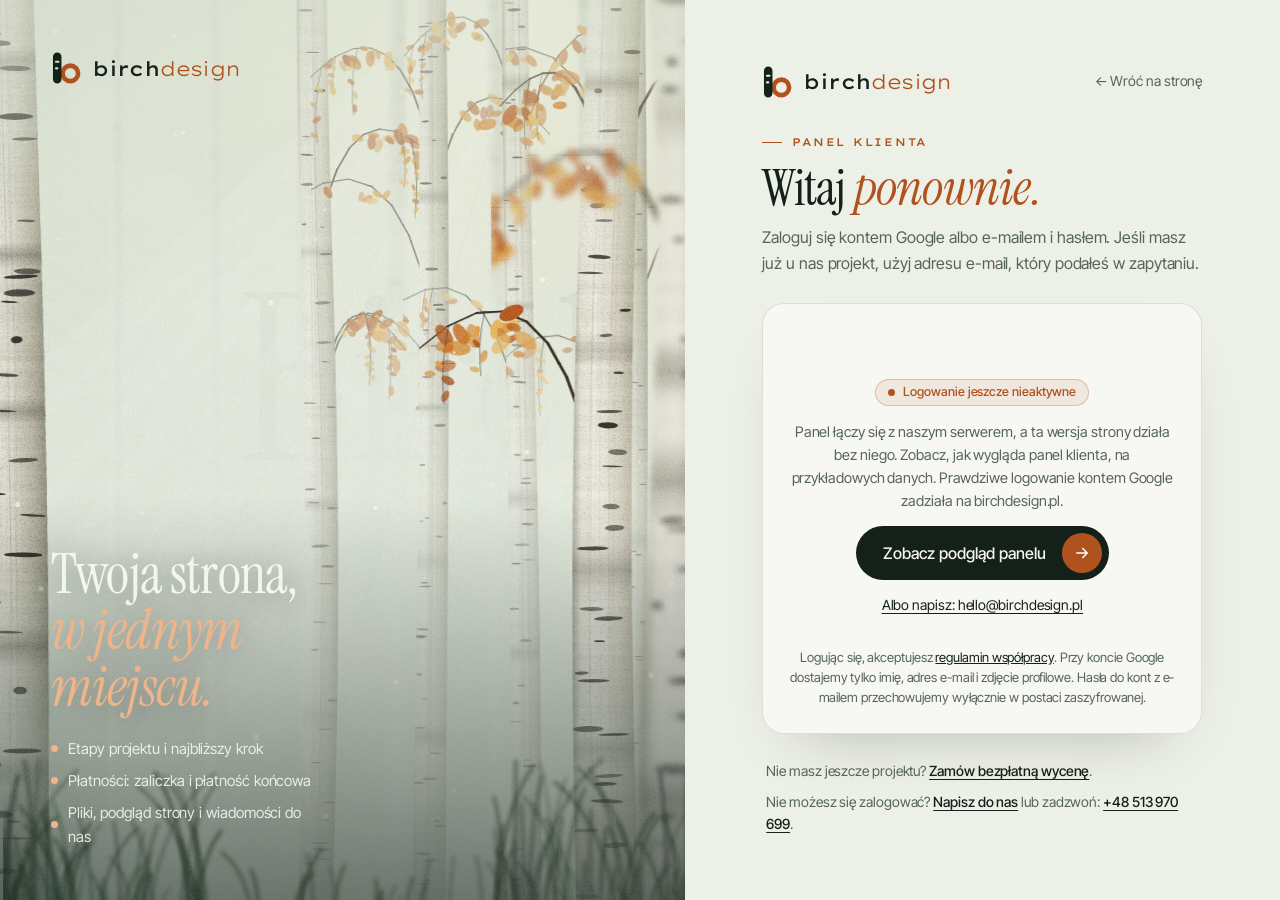
<file: panel/index.html>
<!DOCTYPE html>
<html lang="pl">
<head>
<meta charset="UTF-8">
<meta name="viewport" content="width=device-width, initial-scale=1">
<title>Panel klienta | birchdesign</title>
<meta name="description" content="Panel klienta birchdesign: etapy projektu, płatności, pliki i wiadomości w jednym miejscu. Logowanie kontem Google.">
<meta name="robots" content="noindex, nofollow">
<meta name="theme-color" content="#edf0e7">
<link rel="icon" href="../assets/favicon.svg" type="image/svg+xml">
<link rel="preconnect" href="https://fonts.googleapis.com">
<link rel="preconnect" href="https://fonts.gstatic.com" crossorigin>
<link href="https://fonts.googleapis.com/css2?family=Instrument+Serif:ital@0;1&family=Inter+Tight:wght@300;400;500;600&family=Lexend+Giga:wght@300;400;500&family=Lexend:wght@300;400;500;600&display=swap" rel="stylesheet">
<style>
:root { --bg: #edf0e7; --bg2: #e3e8db; --card: #f8faf4; --ink: #14201a; --on: #f3f6ee; --muted: #566559; --line: rgba(20, 32, 26, .12); --line2: rgba(20, 32, 26, .24);
  --gold: #b0521d; --gold-rgb: 176, 82, 29; --ok: #2e7d5b; --warn: #b0521d; --sage: #bcc8b7; --forest: #14201a;
  --f-g: "Lexend Giga", "Lexend", system-ui, sans-serif; --f-d: "Lexend", system-ui, sans-serif; --f-b: "Inter Tight", system-ui, sans-serif; --f-s: "Instrument Serif", Georgia, "Times New Roman", serif;
  --ease: cubic-bezier(.22, 1, .36, 1); color-scheme: light; }
*, *::before, *::after { box-sizing: border-box; }
html { -webkit-text-size-adjust: 100%; }
body { margin: 0; background: var(--bg); color: var(--ink); font: 400 16px/1.6 var(--f-b); letter-spacing: -.005em; -webkit-font-smoothing: antialiased; min-height: 100svh; }
a { color: inherit; }
button, input, select, textarea { font: inherit; color: inherit; }
::selection { background: var(--gold); color: #fff; }
:focus-visible { outline: 3px solid rgba(var(--gold-rgb), .45); outline-offset: 3px; border-radius: 8px; }
[hidden] { display: none !important; }
.logo { display: inline-flex; align-items: center; gap: 10px; font: 300 20px var(--f-g); letter-spacing: -.03em; text-decoration: none; color: var(--ink); }
.logo b { font-weight: 300; color: var(--gold); }
.logo .lb { font-weight: 500; }
.logo svg { display: block; width: 31px; height: 34px; }
.btn { display: inline-flex; align-items: center; justify-content: center; gap: 8px; min-height: 44px; padding: 12px 22px; border-radius: 999px; border: 1px solid transparent; background: var(--ink); color: var(--on); font: 500 15px/1 var(--f-b); text-decoration: none; cursor: pointer; transition: background-color .35s cubic-bezier(.23, 1, .32, 1), border-color .35s cubic-bezier(.23, 1, .32, 1), scale .35s cubic-bezier(.23, 1, .32, 1), opacity .2s; }
.btn:hover { background: #26382d; }
.btn:active { scale: .97; }
.btn[disabled] { opacity: .55; cursor: default; }
.btn--ghost { background: transparent; color: var(--ink); border-color: var(--line2); }
.btn--ghost:hover { background: rgba(255, 255, 255, .6); border-color: var(--ink); }
.btn--sm { padding: 9px 16px; font-size: 14px; }
.eyebrow { display: inline-flex; align-items: center; gap: 10px; font: 500 11px/1 var(--f-g); letter-spacing: .16em; text-transform: uppercase; color: var(--gold); }
.eyebrow::before { content: ""; width: 20px; height: 1px; background: currentColor; }

/* ===== logowanie ===== */
.login { min-height: 100svh; display: grid; grid-template-columns: minmax(0, 1.15fr) minmax(0, 1fr); }
.login__art { position: relative; overflow: hidden; padding: clamp(28px, 4vw, 52px); display: flex; flex-direction: column; justify-content: space-between; background: #aeb9a8; isolation: isolate; }
.login__art::before { content: ""; position: absolute; inset: 0; z-index: -1; background: url("../assets/hero/forest-poster.webp") 58% 42% / cover no-repeat; }
.login__v { position: absolute; inset: 0; z-index: -1; width: 100%; height: 100%; object-fit: cover; object-position: 58% 42%; }
.login__art::after { content: ""; position: absolute; inset: 0; z-index: -1; background: linear-gradient(180deg, rgba(212, 222, 207, .55) 0%, rgba(212, 222, 207, 0) 34%, rgba(20, 32, 26, 0) 55%, rgba(20, 32, 26, .55) 100%); }
.login__quote { color: #f3f6ee; max-width: 30ch; }
.login__quote h2 { margin: 0; font: 400 clamp(38px, 4.4vw, 64px)/1 var(--f-s); letter-spacing: -.015em; text-shadow: 0 2px 30px rgba(20, 32, 26, .35); }
.login__quote h2 em { color: #f0b48a; }
.login__quote ul { list-style: none; margin: 22px 0 0; padding: 0; display: grid; gap: 8px; font-size: 15px; color: rgba(243, 246, 238, .9); }
.login__quote li { display: flex; align-items: center; gap: 10px; }
.login__quote li::before { content: ""; width: 7px; height: 7px; border-radius: 50%; background: #f0b48a; }
.login__card { display: grid; place-items: center; padding: clamp(24px, 4vw, 56px); background: var(--bg); }
.lc { width: min(440px, 100%); display: grid; gap: 26px; }
.lc__top { display: flex; justify-content: space-between; align-items: center; }
.lc__back { font-size: 14px; color: var(--muted); text-decoration: none; transition: color .2s; }
.lc__back:hover { color: var(--ink); }
.lc h1 { margin: 12px 0 0; font: 400 clamp(40px, 4vw, 54px)/1 var(--f-s); letter-spacing: -.015em; }
.lc h1 em { color: var(--gold); }
.lc p { margin: 12px 0 0; color: var(--muted); }
.lc__box { padding: 26px; border-radius: 22px; border: 1px solid var(--line); background: rgba(255, 255, 255, .55); box-shadow: 0 30px 60px -40px rgba(20, 32, 26, .35); display: grid; gap: 18px; justify-items: center; }
#gbtn { min-height: 44px; display: grid; place-items: center; }
.lc__or { width: 100%; display: flex; align-items: center; gap: 12px; font-size: 12.5px; color: var(--muted); }
.lc__or::before, .lc__or::after { content: ""; flex: 1; height: 1px; background: var(--line); }
.lc__fine { font-size: 13px; color: var(--muted); text-align: center; line-height: 1.55; }
.lc__fine a { color: var(--ink); }
.lc__note { width: 100%; padding: 12px 14px; border-radius: 12px; background: rgba(var(--gold-rgb), .08); box-shadow: inset 0 0 0 1px rgba(var(--gold-rgb), .25); font-size: 14px; }
.lc__off { width: 100%; display: grid; gap: 14px; justify-items: center; text-align: center; }
.lc__off p { margin: 0; font-size: 14.5px; line-height: 1.6; color: var(--muted); }
.lc__chip { display: inline-flex; align-items: center; gap: 8px; padding: 7px 13px; border-radius: 999px; background: rgba(var(--gold-rgb), .1); box-shadow: inset 0 0 0 1px rgba(var(--gold-rgb), .28); font: 500 12.5px/1 var(--f-b); color: var(--gold); }
.lc__chip i { width: 7px; height: 7px; border-radius: 50%; background: currentColor; }
.lc__demo { min-height: 52px; padding: 6px 6px 6px 26px; gap: 16px; font-size: 16px; }
.lc__ar { display: grid; place-items: center; width: 40px; height: 40px; border-radius: 50%; background: var(--gold); color: #fff; transition: scale .35s cubic-bezier(.23, 1, .32, 1); }
.lc__ar svg { width: 18px; height: 18px; transition: rotate .35s cubic-bezier(.23, 1, .32, 1); }
.lc__demo:hover .lc__ar { scale: 1.1; }
.lc__demo:hover .lc__ar svg { rotate: -45deg; }
.lc__mail { font-size: 14px; color: var(--ink); text-underline-offset: 3px; }
.demobar { display: flex; align-items: center; flex-wrap: wrap; gap: 10px 14px; padding: 10px clamp(16px, 4vw, 40px); background: #14201a; color: #eef2e8; font-size: 14px; }
.demobar span { flex: 1 1 260px; }
.demobar b { margin-right: 6px; padding: 3px 9px; border-radius: 999px; background: #e08a55; color: #14201a; font-weight: 600; font-size: 12px; }
.demobar .btn--ghost { color: #eef2e8; border-color: rgba(238, 242, 232, .35); }
.demobar .btn--ghost:hover, .demobar .btn--ghost[aria-pressed="true"] { background: rgba(238, 242, 232, .14); border-color: #eef2e8; }
.demobar .btn:not(.btn--ghost) { background: #eef2e8; color: #14201a; }
.lc__box { justify-items: stretch; }
.lc__seg { display: grid; grid-template-columns: 1fr 1fr; gap: 4px; padding: 4px; border-radius: 999px; background: rgba(20, 32, 26, .07); }
.lc__seg button { min-height: 40px; border: 0; border-radius: 999px; background: transparent; font: 500 14px/1 var(--f-b); color: var(--muted); cursor: pointer; transition: background-color .35s cubic-bezier(.23, 1, .32, 1), color .35s cubic-bezier(.23, 1, .32, 1), scale .35s cubic-bezier(.23, 1, .32, 1); }
.lc__seg button:active { scale: .97; }
.lc__seg button[aria-selected="true"] { background: #fff; color: var(--ink); box-shadow: 0 1px 3px rgba(20, 32, 26, .15); }
.lc__pane { display: grid; gap: 14px; justify-items: stretch; }
#gbtn { justify-self: center; }
.lf { display: grid; gap: 14px; }
.lf .f input { min-height: 46px; }
.lf__go { min-height: 50px; width: 100%; }
.lf__links { display: flex; justify-content: space-between; gap: 12px; flex-wrap: wrap; }
.lf__a { border: 0; background: none; padding: 6px 0; font: 500 14px/1.2 var(--f-b); color: var(--ink); text-decoration: underline; text-underline-offset: 3px; cursor: pointer; }
.lf__a:hover { color: var(--gold); }
.lf__chk { display: flex; gap: 10px; align-items: flex-start; font-size: 14px; color: var(--muted); }
.lf__chk input { width: 18px; height: 18px; margin-top: 2px; flex: none; }
.lf__chk a { color: var(--ink); }
.hp { position: absolute !important; left: -9999px; width: 1px !important; height: 1px !important; opacity: 0; }
.lc__muted { margin: 0; font-size: 14px; color: var(--muted); }
.lc__ok { min-height: 0; margin: 0; font-size: 14px; color: #1f6247; text-align: center; }
.lc__ok:empty { display: none; }
input[type=password] { width: 100%; padding: 12px 14px; border-radius: 12px; border: 1px solid var(--line2); background: #fff; }
.pw { position: relative; display: block; }
.pw input { padding-right: 76px !important; }
.pw__t { position: absolute; right: 8px; top: 50%; translate: 0 -50%; padding: 8px 10px; border: 0; background: none; font: 500 13px/1 var(--f-b); color: var(--muted); cursor: pointer; border-radius: 8px; }
.pw__t:hover { color: var(--ink); }
.lc__err { min-height: 1.4em; font-size: 14px; color: #b3261e; text-align: center; margin: 0; }
.lc__help { display: grid; gap: 8px; padding: 0 4px; }
.lc__help p { margin: 0; font-size: 14px; }
.lc__help a { color: var(--ink); font-weight: 500; text-underline-offset: 3px; }
@media (max-width: 900px) { .login { grid-template-columns: 1fr; } .login__art { min-height: 300px; } .login__quote ul { display: none; } }

/* ===== panel ===== */
.pnav { position: sticky; top: 0; z-index: 30; background: rgba(237, 240, 231, .82); -webkit-backdrop-filter: blur(14px) saturate(1.4); backdrop-filter: blur(14px) saturate(1.4); border-bottom: 1px solid var(--line); }
.pnav__in { width: min(1240px, 100% - 40px); margin-inline: auto; height: 68px; display: flex; align-items: center; gap: 18px; }
.pnav__sp { flex: 1; }
.me { display: flex; align-items: center; gap: 10px; }
.me img, .me i { width: 36px; height: 36px; border-radius: 50%; object-fit: cover; flex: none; }
.me i { display: grid; place-items: center; background: var(--forest); color: var(--on); font: 500 14px var(--f-b); font-style: normal; }
.me span { display: grid; line-height: 1.2; font-size: 14px; text-align: right; }
.me small { color: var(--muted); font-size: 12px; }
.shell { width: min(1240px, 100% - 40px); margin: 28px auto 80px; display: grid; grid-template-columns: 230px minmax(0, 1fr); gap: 30px; align-items: start; }
.side { position: sticky; top: 92px; display: grid; gap: 4px; }
.side button { display: flex; align-items: center; gap: 12px; padding: 11px 14px; border-radius: 14px; border: 1px solid transparent; background: transparent; text-align: left; font-size: 15px; font-weight: 500; color: rgba(20, 32, 26, .72); cursor: pointer; transition: background-color .2s ease-in-out, color .2s, border-color .2s; }
.side button:hover { background: rgba(20, 32, 26, .05); color: var(--ink); }
.side button[aria-selected="true"] { background: var(--card); border-color: var(--line); color: var(--ink); box-shadow: 0 1px 2px rgba(20, 32, 26, .06); }
.side svg { width: 20px; height: 20px; flex: none; fill: none; stroke: currentColor; stroke-width: 1.7; stroke-linecap: round; stroke-linejoin: round; }
.side .sep { margin: 10px 14px 4px; font: 500 10.5px/1 var(--f-g); letter-spacing: .16em; text-transform: uppercase; color: var(--muted); }
.main { min-width: 0; display: grid; gap: 22px; }
.hello h1 { margin: 10px 0 0; font: 400 clamp(36px, 4vw, 56px)/1.02 var(--f-s); letter-spacing: -.015em; }
.hello h1 em { color: var(--gold); }
.hello p { margin: 10px 0 0; color: var(--muted); max-width: 60ch; }
.card { padding: clamp(20px, 2.4vw, 30px); border-radius: 22px; border: 1px solid var(--line); background: var(--card); box-shadow: 0 1px 2px rgba(20, 32, 26, .05); }
.card h3 { margin: 0 0 6px; font: 400 clamp(26px, 2.4vw, 32px)/1.1 var(--f-s); }
.card .sub { margin: 0 0 18px; color: var(--muted); font-size: 15px; }
.grid2 { display: grid; grid-template-columns: repeat(2, minmax(0, 1fr)); gap: 18px; }
.proj { display: grid; gap: 22px; }
.proj__head { display: flex; flex-wrap: wrap; gap: 12px 24px; align-items: flex-start; justify-content: space-between; }
.proj__head h3 { margin: 0; }
.chip { display: inline-flex; align-items: center; gap: 8px; padding: 6px 12px; border-radius: 999px; background: rgba(20, 32, 26, .06); font-size: 13px; font-weight: 500; }
.chip.ok { background: rgba(46, 125, 91, .12); color: #1f6247; }
.chip.warn { background: rgba(var(--gold-rgb), .12); color: #8f3f12; }
.steps { list-style: none; margin: 0; padding: 0; display: grid; grid-template-columns: repeat(5, minmax(0, 1fr)); gap: 8px; counter-reset: s; }
.steps li { position: relative; padding-top: 22px; font-size: 13.5px; line-height: 1.35; color: var(--muted); }
.steps li::before { content: ""; position: absolute; top: 0; left: 0; right: 0; height: 5px; border-radius: 5px; background: rgba(20, 32, 26, .1); }
.steps li.done::before { background: var(--ink); }
.steps li.cur::before { background: linear-gradient(90deg, var(--gold) 55%, rgba(var(--gold-rgb), .25) 55%); }
.steps li b { display: block; color: var(--ink); font-weight: 600; font-size: 14px; }
.steps li.cur b { color: var(--gold); }
.next { padding: 16px 18px; border-radius: 16px; background: rgba(var(--gold-rgb), .08); box-shadow: inset 0 0 0 1px rgba(var(--gold-rgb), .22); }
.next small { display: block; font: 500 10.5px/1 var(--f-g); letter-spacing: .14em; text-transform: uppercase; color: var(--gold); margin-bottom: 6px; }
.list { list-style: none; margin: 0; padding: 0; display: grid; gap: 10px; }
.row { display: flex; flex-wrap: wrap; align-items: center; gap: 10px 16px; padding: 14px 16px; border-radius: 16px; border: 1px solid var(--line); background: rgba(255, 255, 255, .5); }
.row > :first-child { flex: 1 1 200px; min-width: 0; }
.row b { display: block; font-weight: 600; }
.row small { color: var(--muted); font-size: 13.5px; }
.amt { font: 400 26px/1 var(--f-s); }
.feed { display: grid; gap: 12px; }
.msg { max-width: 640px; padding: 14px 16px; border-radius: 18px; background: rgba(255, 255, 255, .6); border: 1px solid var(--line); }
.msg.me2 { justify-self: end; background: var(--forest); color: var(--on); border-color: transparent; }
.msg small { display: block; margin-bottom: 4px; font-size: 12px; opacity: .65; }
.msg p { margin: 0; white-space: pre-wrap; overflow-wrap: anywhere; }
.compose { display: grid; gap: 10px; margin-top: 18px; }
textarea, input[type=text], input[type=email], input[type=url], input[type=number], select { width: 100%; padding: 12px 14px; border-radius: 12px; border: 1px solid var(--line2); background: #fff; }
textarea { min-height: 96px; resize: vertical; }
label.f { display: grid; gap: 6px; font-size: 13.5px; font-weight: 500; color: var(--muted); }
.empty { padding: 34px 20px; text-align: center; color: var(--muted); border: 1px dashed var(--line2); border-radius: 18px; }
.empty b { display: block; color: var(--ink); font: 400 28px/1.1 var(--f-s); margin-bottom: 6px; }
.toast { position: fixed; left: 50%; bottom: 24px; translate: -50% 20px; z-index: 60; padding: 12px 18px; border-radius: 999px; background: var(--forest); color: var(--on); font-size: 14px; opacity: 0; pointer-events: none; transition: opacity .25s ease-in-out, translate .25s ease-in-out; }
.toast.on { opacity: 1; translate: -50% 0; }
.tbl { width: 100%; border-collapse: collapse; font-size: 14.5px; }
.tbl th { text-align: left; font: 500 10.5px/1 var(--f-g); letter-spacing: .14em; text-transform: uppercase; color: var(--muted); padding: 0 10px 10px 0; }
.tbl td { padding: 12px 10px 12px 0; border-top: 1px solid var(--line); vertical-align: top; }
.tbl button { cursor: pointer; }
.pre { display: grid; gap: 12px; }
.form3 { display: grid; grid-template-columns: repeat(3, minmax(0, 1fr)); gap: 12px; }
.sk { height: 120px; border-radius: 22px; background: linear-gradient(90deg, rgba(20, 32, 26, .05), rgba(20, 32, 26, .1), rgba(20, 32, 26, .05)); background-size: 200% 100%; animation: sk 1.4s linear infinite; }
@keyframes sk { to { background-position: -200% 0; } }
@media (max-width: 900px) {
  .shell { grid-template-columns: 1fr; gap: 18px; margin-top: 18px; }
  .side { position: static; display: flex; overflow-x: auto; gap: 6px; padding-bottom: 4px; scrollbar-width: none; }
  .side button { flex: none; white-space: nowrap; padding: 9px 14px; }
  .side .sep { display: none; }
  .grid2, .form3 { grid-template-columns: 1fr; }
  .steps { grid-template-columns: 1fr; }
  .steps li { padding: 0 0 0 16px; }
  .steps li::before { top: 4px; bottom: 4px; right: auto; width: 4px; height: auto; }
  .me span { display: none; }
}

/* ===== v26: płatności, oś czasu aktualizacji, edytor administratora ===== */
.pbar { display: grid; gap: 8px; }
.pbar__top { display: flex; justify-content: space-between; gap: 12px; flex-wrap: wrap; font-size: 14px; color: var(--muted); }
.pbar__top b { color: var(--ink); font-weight: 600; }
.pbar__tr { height: 8px; border-radius: 8px; background: rgba(20, 32, 26, .1); overflow: hidden; }
.pbar__tr i { display: block; height: 100%; border-radius: 8px; background: linear-gradient(90deg, #2e7d5b, #4aa37c); transition: width .6s cubic-bezier(.23, 1, .32, 1); }
.psum { display: grid; grid-template-columns: repeat(3, minmax(0, 1fr)); gap: 12px; margin: 0 0 16px; }
.psum > div { padding: 14px 16px; border-radius: 16px; border: 1px solid var(--line); background: rgba(255, 255, 255, .55); }
.psum small { display: block; font: 500 10.5px/1 var(--f-g); letter-spacing: .12em; text-transform: uppercase; color: var(--muted); margin-bottom: 8px; }
.psum b { font: 400 clamp(24px, 2.6vw, 32px)/1 var(--f-s); }
.psum .ok b { color: #1f6247; } .psum .warn b { color: #8f3f12; }
.lh { margin: 22px 0 10px; font: 500 11px/1 var(--f-g); letter-spacing: .14em; text-transform: uppercase; color: var(--muted); }
.row--paid { background: rgba(46, 125, 91, .05); }
.lastu { padding: 16px 18px; border-radius: 16px; border: 1px solid var(--line); background: rgba(255, 255, 255, .55); display: grid; gap: 4px; justify-items: start; }
.lastu small { font: 500 10.5px/1 var(--f-g); letter-spacing: .12em; text-transform: uppercase; color: var(--muted); }
.lastu b { font-weight: 600; margin-top: 4px; } .lastu p { margin: 0 0 8px; color: var(--muted); font-size: 14.5px; }
.tl { list-style: none; margin: 0; padding: 0; display: grid; gap: 0; }
.tl li { position: relative; display: grid; grid-template-columns: 22px minmax(0, 1fr); gap: 14px; padding-bottom: 22px; }
.tl li::before { content: ""; position: absolute; left: 10px; top: 20px; bottom: 0; width: 2px; background: var(--line2); }
.tl li:last-child { padding-bottom: 0; } .tl li:last-child::before { display: none; }
.tl__dot { width: 22px; height: 22px; margin-top: 2px; border-radius: 50%; background: var(--gold); box-shadow: 0 0 0 5px rgba(var(--gold-rgb), .16); }
.tl li:not(:first-child) .tl__dot { background: var(--ink); box-shadow: 0 0 0 5px rgba(20, 32, 26, .08); }
.tl__meta { display: flex; align-items: center; gap: 10px; flex-wrap: wrap; margin-bottom: 4px; } .tl__meta small { color: var(--muted); font-size: 13px; }
.tl__body b { display: block; font-size: 16.5px; font-weight: 600; } .tl__body p { margin: 4px 0 0; color: var(--muted); max-width: 64ch; white-space: pre-wrap; overflow-wrap: anywhere; }
.fs { margin: 0; padding: 18px; border: 1px solid var(--line2); border-radius: 18px; display: grid; gap: 14px; min-width: 0; }
.fs legend { padding: 0 8px; font: 500 12px/1 var(--f-g); letter-spacing: .12em; text-transform: uppercase; color: var(--gold); }
.fs__act { display: flex; flex-wrap: wrap; gap: 10px; align-items: center; justify-content: space-between; }
.fs__split { display: inline-flex; gap: 8px; align-items: center; } .fs__split input { width: 170px; }
.pe { display: grid; grid-template-columns: repeat(4, minmax(0, 1fr)); gap: 12px; align-items: end; padding: 14px; border-radius: 14px; background: rgba(255, 255, 255, .55); border: 1px solid var(--line); }
.pe__url { grid-column: span 2; } .pe__x { text-align: right; align-self: end; }
.ued { display: grid; grid-template-columns: 200px minmax(0, 1fr); gap: 14px; }
@media (max-width: 760px) { .pe { grid-template-columns: 1fr 1fr; } .pe__url { grid-column: span 2; } .psum { grid-template-columns: 1fr; } .ued { grid-template-columns: 1fr; } }
@media (prefers-reduced-motion: reduce) { * { transition: none !important; animation: none !important; } }
</style>
</head>
<body>
<svg width="0" height="0" style="position:absolute" aria-hidden="true" focusable="false">
  <symbol id="bd-mark" viewBox="6 2 40 44">
    <circle cx="31" cy="31" r="10" fill="none" stroke="#b0521d" stroke-width="6"/>
    <path fill="#14201a" fill-rule="evenodd" d="M8.5 9.5a5.5 5.5 0 0 1 11 0v29a5.5 5.5 0 0 1-11 0z M12.4 14.5h3.2a1.4 1.4 0 0 1 0 2.8h-3.2a1.4 1.4 0 0 1 0-2.8z M12.4 23h1.7a1.4 1.4 0 0 1 0 2.8h-1.7a1.4 1.4 0 0 1 0-2.8z"/>
  </symbol>
</svg>

<!-- ============ LOGOWANIE ============ -->
<main class="login" id="viewLogin" hidden>
  <section class="login__art" aria-hidden="true">
    <canvas id="forest" class="login__v"></canvas>
    <a href="../index.html" class="logo" tabindex="-1"><svg viewBox="0 0 40 44"><use href="#bd-mark"/></svg><span><span class="lb">birch</span><b>design</b></span></a>
    <div class="login__quote">
      <h2>Twoja strona,<br><em>w jednym miejscu.</em></h2>
      <ul><li>Etapy projektu i najbliższy krok</li><li>Płatności: zaliczka i płatność końcowa</li><li>Pliki, podgląd strony i wiadomości do nas</li></ul>
    </div>
  </section>
  <section class="login__card">
    <div class="lc">
      <div class="lc__top"><a href="../index.html" class="logo" aria-label="birchdesign: strona główna"><svg viewBox="0 0 40 44" aria-hidden="true"><use href="#bd-mark"/></svg><span><span class="lb">birch</span><b>design</b></span></a><a class="lc__back" href="../index.html">← Wróć na stronę</a></div>
      <div><span class="eyebrow">Panel klienta</span><h1 id="lcH1">Witaj <em>ponownie.</em></h1><p id="lcLead">Zaloguj się kontem Google albo e-mailem i hasłem. Jeśli masz już u nas projekt, użyj adresu e-mail, który podałeś w zapytaniu.</p></div>
      <div class="lc__box">
        <div class="lc__seg" id="lcSeg" role="tablist" aria-label="Sposób logowania" hidden>
          <button type="button" role="tab" data-m="e" aria-selected="true">E-mail i hasło</button>
          <button type="button" role="tab" data-m="g" aria-selected="false">Konto Google</button>
        </div>
        <div class="lc__pane" id="paneG" hidden><div id="gbtn" aria-live="polite"></div><p class="lc__muted" id="gOff" hidden>Logowanie kontem Google nie jest jeszcze włączone.</p></div>
        <div class="lc__pane" id="paneE" hidden>
          <form class="lf" id="fLogin" novalidate>
            <label class="f">E-mail<input type="email" name="email" autocomplete="username" required></label>
            <label class="f">Hasło<input type="password" name="password" autocomplete="current-password" required></label>
            <button class="btn lf__go" type="submit">Zaloguj się</button>
            <div class="lf__links"><button type="button" class="lf__a" data-f="fForgot">Nie pamiętam hasła</button><button type="button" class="lf__a" data-f="fReg">Załóż konto</button></div>
          </form>
          <form class="lf" id="fReg" novalidate hidden>
            <label class="f">Imię lub nazwa firmy<input type="text" name="name" autocomplete="name" maxlength="80" required></label>
            <label class="f">E-mail<input type="email" name="email" autocomplete="email" required></label>
            <label class="f">Hasło (min. 8 znaków)<input type="password" name="password" autocomplete="new-password" minlength="8" maxlength="72" required></label>
            <input class="hp" type="text" name="website" tabindex="-1" autocomplete="off" aria-hidden="true">
            <label class="lf__chk"><input type="checkbox" name="terms" required> <span>Akceptuję <a href="../regulamin.html" target="_blank" rel="noopener">regulamin współpracy</a></span></label>
            <button class="btn lf__go" type="submit">Załóż konto</button>
            <div class="lf__links"><button type="button" class="lf__a" data-f="fLogin">Mam już konto</button></div>
          </form>
          <form class="lf" id="fForgot" novalidate hidden>
            <p class="lc__muted">Podaj adres e-mail konta. Wyślemy link do ustawienia nowego hasła.</p>
            <label class="f">E-mail<input type="email" name="email" autocomplete="username" required></label>
            <button class="btn lf__go" type="submit">Wyślij link</button>
            <div class="lf__links"><button type="button" class="lf__a" data-f="fLogin">Wróć do logowania</button></div>
          </form>
          <form class="lf" id="fReset" novalidate hidden>
            <p class="lc__muted">Ustaw nowe hasło do konta <b id="rsMail"></b>.</p>
            <label class="f">Nowe hasło (min. 8 znaków)<input type="password" name="password" autocomplete="new-password" minlength="8" maxlength="72" required></label>
            <button class="btn lf__go" type="submit">Ustaw hasło i zaloguj</button>
          </form>
        </div>
        <p class="lc__err" id="loginErr" role="alert"></p>
        <p class="lc__ok" id="loginOk" role="status"></p>
        <div class="lc__off" id="notCfg" hidden>
          <span class="lc__chip"><i aria-hidden="true"></i>Logowanie jeszcze nieaktywne</span>
          <p>Panel łączy się z naszym serwerem, a ta wersja strony działa bez niego. Zobacz, jak wygląda panel klienta, na przykładowych danych. Prawdziwe logowanie kontem Google zadziała na birchdesign.pl.</p>
          <button class="btn lc__demo" id="demoStart" type="button">Zobacz podgląd panelu<span class="lc__ar" aria-hidden="true"><svg viewBox="0 0 24 24" fill="none" stroke="currentColor" stroke-width="2" stroke-linecap="round" stroke-linejoin="round"><path d="M5 12h14M13 6l6 6-6 6"/></svg></span></button>
          <a class="lc__mail" href="mailto:hello@birchdesign.pl">Albo napisz: hello@birchdesign.pl</a>
        </div>
        <p class="lc__fine">Logując się, akceptujesz <a href="../regulamin.html">regulamin współpracy</a>. Przy koncie Google dostajemy tylko imię, adres e-mail i zdjęcie profilowe. Hasła do kont z e-mailem przechowujemy wyłącznie w postaci zaszyfrowanej.</p>
      </div>
      <div class="lc__help"><p>Nie masz jeszcze projektu? <a href="../index.html#kontakt">Zamów bezpłatną wycenę</a>.</p><p>Nie możesz się zalogować? <a href="mailto:hello@birchdesign.pl">Napisz do nas</a> lub zadzwoń: <a href="tel:+48513970699">+48 513 970 699</a>.</p></div>
    </div>
  </section>
</main>

<!-- ============ PANEL ============ -->
<div id="viewApp" hidden>
  <header class="pnav"><div class="pnav__in">
    <a href="../index.html" class="logo" aria-label="birchdesign: strona główna"><svg viewBox="0 0 40 44" aria-hidden="true"><use href="#bd-mark"/></svg><span><span class="lb">birch</span><b>design</b></span></a>
    <span class="pnav__sp"></span>
    <div class="me"><span><b id="meName"></b><small id="meMail"></small></span><span id="meAv" style="display:contents"></span></div>
    <button class="btn btn--ghost btn--sm" id="btnOut" type="button">Wyloguj</button>
  </div></header>
  <div class="demobar" id="demoBar" hidden><span><b>Podgląd</b> Przykładowe dane, nic tu nie jest prawdziwe.</span><button class="btn btn--ghost btn--sm" id="demoAdm" type="button" aria-pressed="false">Widok administratora</button><a class="btn btn--sm" href="../index.html#kontakt">Zamów wycenę</a></div>
  <div class="shell">
    <nav class="side" id="side" role="tablist" aria-label="Sekcje panelu"></nav>
    <main class="main" id="main" aria-live="polite"></main>
  </div>
</div>
<div class="toast" id="toast" role="status"></div>

<script>
(() => {
  'use strict';
  const $ = (s, r = document) => r.querySelector(s);
  const $$ = (s, r = document) => [...r.querySelectorAll(s)];
  const esc = s => String(s == null ? '' : s).replace(/[&<>"']/g, c => ({ '&': '&amp;', '<': '&lt;', '>': '&gt;', '"': '&quot;', "'": '&#39;' }[c]));
  const money = n => { n = +n || 0; const [a, b] = (n % 1 ? n.toFixed(2) : String(n)).split('.'); return a.replace(/\B(?=(\d{3})+(?!\d))/g, ' ') + (b ? ',' + b : '') + ' zł'; };
  const when = iso => { const d = new Date(iso); return isNaN(d) ? '' : d.toLocaleDateString('pl-PL', { day: 'numeric', month: 'long', year: 'numeric' }); };
  const STAGES = [['Rozmowa', 'Wycena i plan'], ['Projekt', 'Wygląd do akceptacji'], ['Budowa', 'Kodowanie i treści'], ['Poprawki i start', 'Publikacja strony'], ['Opieka', 'Aktualizacje na bieżąco']];
  const ICON = {
    home: '<path d="M4 11.5 12 5l8 6.5V19a1 1 0 0 1-1 1h-4v-5H9v5H5a1 1 0 0 1-1-1z"/>',
    pay: '<rect x="3.5" y="6" width="17" height="12" rx="2.5"/><path d="M3.5 10h17M7 15h3"/>',
    file: '<path d="M7 3.5h6.5L18 8v12.5H7z"/><path d="M13 3.5V8h5"/>',
    chat: '<path d="M5 6.5h14a1 1 0 0 1 1 1v8a1 1 0 0 1-1 1h-7l-4 3v-3H5a1 1 0 0 1-1-1v-8a1 1 0 0 1 1-1z"/>',
    bell: '<path d="M6 16.5V11a6 6 0 0 1 12 0v5.5l1.5 1.5h-15zM10 20.5a2 2 0 0 0 4 0"/>',
    users: '<circle cx="9" cy="9" r="3"/><path d="M3.5 19c.7-3 3-4.5 5.5-4.5s4.8 1.5 5.5 4.5M16 6.5a3 3 0 0 1 0 5.5M17.5 14.7c1.7.5 2.7 2 3 4.3"/>'
  };
  const ico = n => `<svg viewBox="0 0 24 24" aria-hidden="true">${ICON[n]}</svg>`;

  const LOCAL = ['localhost', '127.0.0.1'].includes(location.hostname);
  let DEMO = LOCAL && /[?&]demo/.test(location.search);   // podgląd wyglądu na własnym komputerze (bez serwera)
  let csrf = '', state = { user: null, client: null, clients: [] }, tab = 'start';

  /* ---------- tryb podglądu (tylko localhost + ?demo) ---------- */
  const demoDb = () => ({
    user: { email: 'anna@example.com', name: 'Anna Kowalska', picture: '', admin: /[?&]admin/.test(location.search) },
    client: { name: 'Anna Kowalska', projects: [{
      id: 'd1', name: 'Strona gabinetu stomatologicznego', package: 'Strona firmowa', stage: 3, next: 'Prześlij zdjęcia gabinetu i zespołu (min. 6 sztuk). Do piątku pokażemy wersję roboczą.',
      preview_url: 'https://szumi32.github.io/baranska-stomatolog/',
      payments: [
        { id: 'a', label: 'Zaliczka 50%: Strona firmowa', amount: 1745, status: 'paid', due: 'na start prac', paid_at: '2026-11-12', url: '' },
        { id: 'b', label: 'Zaliczka 50%: Rezerwacje online', amount: 495, status: 'paid', due: 'na start prac', paid_at: '2026-11-12', url: '' },
        { id: 'c', label: 'Płatność końcowa 50%', amount: 2240, status: 'due', due: 'po publikacji strony', url: 'https://brichdesign.mysellauth.com/' },
        { id: 'd', label: 'Opieka nad stroną, miesiąc', amount: 99, status: 'due', due: 'od startu strony', url: 'https://brichdesign.mysellauth.com/' }
      ],
      files: [{ name: 'Wycena i zakres prac.pdf', url: 'https://example.com/wycena.pdf' }, { name: 'Projekt strony głównej', url: 'https://example.com/projekt' }],
      updates: [
        { at: '2026-11-12T10:00:00', by: 'admin', kind: 'update', tag: 'Etap', title: 'Ruszamy z projektem', text: 'Zaliczka zaksięgowana. Zaczynamy od układu strony głównej i podstron.' },
        { at: '2026-11-15T10:00:00', by: 'admin', kind: 'update', tag: 'Do akceptacji', title: 'Projekt strony głównej gotowy', text: 'Wersja robocza jest pod linkiem podglądu. Daj znać, co zmienić, zanim ruszymy z kodowaniem.' },
        { at: '2026-11-17T14:30:00', by: 'admin', kind: 'update', tag: 'Zmiana na stronie', title: 'Dodany kalendarz wizyt', text: 'Działa już formularz umawiania wizyt z potwierdzeniem na e-mail.' },
        { at: '2026-11-19T10:00:00', by: 'admin', kind: 'message', text: 'Dzień dobry! Projekt strony głównej jest gotowy do akceptacji. Daj znać, co zmienić.' },
        { at: '2026-11-19T14:30:00', by: 'client', kind: 'message', text: 'Wygląda świetnie. Poproszę tylko większe zdjęcie zespołu.' }
      ]
    }] },
    clients: [{ email: 'anna@example.com', name: 'Anna Kowalska', projects: [{ id: 'd1', name: 'Strona gabinetu stomatologicznego', package: 'Strona firmowa', stage: 3, payments: [{ amount: 1745, status: 'paid' }, { amount: 495, status: 'paid' }, { amount: 2240, status: 'due' }, { amount: 99, status: 'due' }] }] }]
  });
  let demo = DEMO ? demoDb() : null;

  async function api(action, data) {
    if (DEMO) {
      await new Promise(r => setTimeout(r, 250));
      if (action === 'session') return { ok: true, configured: true, passwordEnabled: true, clientId: 'demo', csrf: 'x', user: demo.in ? demo.user : null };
      if (['login_pw', 'verify', 'reset'].includes(action)) { demo.in = true; return { ok: true, csrf: 'x', user: demo.user }; }
      if (['register', 'forgot'].includes(action)) return { ok: true, message: 'Podgląd: w prawdziwym panelu wysłalibyśmy e-mail z linkiem. Tu nic nie zostało wysłane.' };
      if (action === 'me') return { ok: true, user: demo.user, client: demo.client };
      if (action === 'message') { demo.client.projects[0].updates.push({ at: new Date().toISOString(), by: 'client', text: data.text }); return { ok: true, client: demo.client }; }
      if (action === 'admin_list') return { ok: true, clients: [{ email: demo.user.email, name: demo.client.name, projects: demo.client.projects }] };
      return { ok: true, clients: [{ email: demo.user.email, name: demo.client.name, projects: demo.client.projects }] };
    }
    const opt = { credentials: 'same-origin', headers: { 'Accept': 'application/json' } };
    if (data !== undefined) { opt.method = 'POST'; opt.headers['Content-Type'] = 'application/json'; opt.headers['X-CSRF-Token'] = csrf; opt.body = JSON.stringify(data); }
    let r, j;
    try { r = await fetch('api.php?action=' + action, opt); j = await r.json(); } catch (e) { return { ok: false, error: 'Brak połączenia z serwerem panelu.' }; }
    return j;
  }

  const toast = (t) => { const el = $('#toast'); el.textContent = t; el.classList.add('on'); clearTimeout(toast.t); toast.t = setTimeout(() => el.classList.remove('on'), 2600); };

  /* ---------- start ---------- */
  // przycisk „Pokaż / Ukryj” przy polach hasła
  $$('input[type=password]').forEach(inp => {
    const w = document.createElement('span'); w.className = 'pw'; inp.parentNode.insertBefore(w, inp); w.append(inp);
    const b = document.createElement('button'); b.type = 'button'; b.className = 'pw__t'; b.textContent = 'Pokaż'; b.setAttribute('aria-label', 'Pokaż hasło');
    b.addEventListener('click', () => { const on = inp.type === 'password'; inp.type = on ? 'text' : 'password'; b.textContent = on ? 'Ukryj' : 'Pokaż'; b.setAttribute('aria-label', on ? 'Ukryj hasło' : 'Pokaż hasło'); });
    w.append(b);
  });
  const qs = new URLSearchParams(location.search);
  const setErr = t => { $('#loginErr').textContent = t || ''; $('#loginOk').textContent = ''; };
  const setOk = t => { $('#loginOk').textContent = t || ''; $('#loginErr').textContent = ''; };
  const withBtn = async (form, fn) => { const btn = $('button[type=submit]', form); btn.disabled = true; try { return await fn(); } finally { btn.disabled = false; } };
  const HEADS = {
    fLogin: ['Witaj <em>ponownie.</em>', 'Zaloguj się kontem Google albo e-mailem i hasłem. Jeśli masz już u nas projekt, użyj adresu e-mail, który podałeś w zapytaniu.'],
    fReg: ['Załóż <em>konto.</em>', 'Konto pozwoli Ci śledzić etapy projektu, płatności i pliki. Użyj adresu e-mail, który podałeś nam w zapytaniu. Wyślemy na niego link potwierdzający.'],
    fForgot: ['Nie pamiętasz <em>hasła?</em>', 'Zdarza się. Podaj adres e-mail konta, a wyślemy Ci link do ustawienia nowego hasła.'],
    fReset: ['Ustaw <em>nowe hasło.</em>', 'Wybierz hasło, którego nie używasz nigdzie indziej (min. 8 znaków). Po zapisaniu od razu się zalogujesz.']
  };
  const setHead = id => { const h = HEADS[id] || HEADS.fLogin; $('#lcH1').innerHTML = h[0]; $('#lcLead').textContent = h[1]; };
  const showForm = id => { ['fLogin', 'fReg', 'fForgot', 'fReset'].forEach(f => { $('#' + f).hidden = f !== id; }); setHead(id); setErr(''); };
  const setMode = m => { $('#paneE').hidden = m !== 'e'; $('#paneG').hidden = m !== 'g'; if (m === 'g') setHead('fLogin'); $$('#lcSeg button').forEach(bt => bt.setAttribute('aria-selected', bt.dataset.m === m ? 'true' : 'false')); setErr(''); };
  $('#lcSeg').addEventListener('click', e => { const bt = e.target.closest('button[data-m]'); if (bt) setMode(bt.dataset.m); });
  $('#paneE').addEventListener('click', e => { const a = e.target.closest('[data-f]'); if (a) showForm(a.dataset.f); });
  const finishLogin = async r => { csrf = r.csrf; state.user = r.user; if (qs.get('verify') || qs.get('reset')) history.replaceState(null, '', location.pathname); await openApp(); };

  $('#fLogin').addEventListener('submit', async e => {
    e.preventDefault(); const f = e.target;
    if (!f.email.value.trim() || !f.password.value) { setErr('Podaj e-mail i hasło.'); return; }
    const r = await withBtn(f, () => api('login_pw', { email: f.email.value.trim(), password: f.password.value }));
    if (!r.ok) { setErr(r.error || 'Logowanie nie powiodło się.'); return; }
    f.password.value = ''; await finishLogin(r);
  });
  $('#fReg').addEventListener('submit', async e => {
    e.preventDefault(); const f = e.target;
    if (!f.name.value.trim()) { setErr('Podaj imię lub nazwę firmy.'); return; }
    if (!/^\S+@\S+\.\S+$/.test(f.email.value.trim())) { setErr('Podaj poprawny adres e-mail.'); return; }
    if (f.password.value.length < 8) { setErr('Hasło ma mieć co najmniej 8 znaków.'); return; }
    if (!f.terms.checked) { setErr('Zaznacz akceptację regulaminu.'); return; }
    const mail = f.email.value.trim();
    const r = await withBtn(f, () => api('register', { name: f.name.value.trim(), email: mail, password: f.password.value, website: f.website.value }));
    if (!r.ok) { setErr(r.error || 'Nie udało się założyć konta.'); return; }
    f.password.value = ''; showForm('fLogin'); $('#fLogin').email.value = mail; setOk(r.message);
  });
  $('#fForgot').addEventListener('submit', async e => {
    e.preventDefault(); const f = e.target;
    if (!/^\S+@\S+\.\S+$/.test(f.email.value.trim())) { setErr('Podaj poprawny adres e-mail.'); return; }
    const r = await withBtn(f, () => api('forgot', { email: f.email.value.trim() }));
    if (!r.ok) { setErr(r.error || 'Nie udało się wysłać.'); return; }
    setOk(r.message);
  });
  let resetCtx = null;
  $('#fReset').addEventListener('submit', async e => {
    e.preventDefault(); const f = e.target;
    if (f.password.value.length < 8) { setErr('Hasło ma mieć co najmniej 8 znaków.'); return; }
    const r = await withBtn(f, () => api('reset', { email: resetCtx.email, token: resetCtx.token, password: f.password.value }));
    if (!r.ok) { setErr(r.error || 'Nie udało się ustawić hasła.'); return; }
    f.password.value = ''; await finishLogin(r);
  });

  async function boot() {
    const s = await api('session');
    if (!s.ok) { showLogin(null, ''); return; }
    csrf = s.csrf;
    if (s.user) { state.user = s.user; if (qs.get('verify') || qs.get('reset')) history.replaceState(null, '', location.pathname); await openApp(); return; }
    const vt = qs.get('verify'), rt = qs.get('reset'), em = qs.get('email');
    if (vt && em) {   // link z wiadomości: potwierdzenie konta
      showLogin(s); setMode('e'); setOk('Potwierdzamy Twoje konto…');
      const r = await api('verify', { email: em, token: vt });
      if (r.ok) { await finishLogin(r); return; }
      history.replaceState(null, '', location.pathname); setErr(r.error || 'Nie udało się potwierdzić konta.'); return;
    }
    if (rt && em) {   // link z wiadomości: nowe hasło
      resetCtx = { email: em, token: rt }; $('#rsMail').textContent = em;
      showLogin(s); setMode('e'); showForm('fReset'); return;
    }
    showLogin(s);
  }

  function showLogin(s, err) {
    $('#viewApp').hidden = true; $('#viewLogin').hidden = false;
    setErr(err || '');
    const off = !s;
    $('#notCfg').hidden = !off; $('#lcSeg').hidden = off || !(s.configured && s.passwordEnabled);
    if (off) { $('#paneE').hidden = true; $('#paneG').hidden = true; return; }
    const g = !!s.configured;
    setMode(g ? 'g' : 'e'); $('#gOff').hidden = g; $('#gbtn').hidden = !g;
    if (!g) return;
    const init = () => {
      if (!window.google || !google.accounts || !google.accounts.id) return false;
      google.accounts.id.initialize({ client_id: s.clientId, callback: onCredential, auto_select: false, cancel_on_tap_outside: true, itp_support: true });
      google.accounts.id.renderButton($('#gbtn'), { theme: 'outline', size: 'large', shape: 'pill', text: 'continue_with', logo_alignment: 'left', locale: 'pl', width: 320 });
      return true;
    };
    if (DEMO) { $('#gbtn').innerHTML = '<button class="btn" type="button" id="demoGo">Zaloguj się (podgląd)</button>'; $('#demoGo').addEventListener('click', async () => { demo.in = true; state.user = demo.user; await openApp(); }); return; }
    if (init()) return;
    const sc = document.createElement('script');
    sc.src = 'https://accounts.google.com/gsi/client'; sc.async = true; sc.defer = true;
    sc.onload = () => { if (!init()) setErr('Nie udało się załadować logowania Google.'); };
    sc.onerror = () => { setErr('Nie udało się połączyć z Google. Sprawdź internet lub wyłącz blokadę skryptów.'); };
    document.head.append(sc);
  }

  async function onCredential(resp) {
    $('#loginErr').textContent = '';
    const r = await api('login', { credential: resp.credential });
    if (!r.ok) { $('#loginErr').textContent = r.error || 'Logowanie nie powiodło się.'; return; }
    csrf = r.csrf; state.user = r.user; await openApp();
  }

  async function openApp() {
    $('#viewLogin').hidden = true; $('#viewApp').hidden = false;
    const u = state.user;
    $('#meName').textContent = u.name; $('#meMail').textContent = u.email;
    $('#meAv').innerHTML = u.picture ? `<img src="${esc(u.picture)}" alt="" referrerpolicy="no-referrer" width="36" height="36">` : `<i aria-hidden="true">${esc((u.name || '?').trim().charAt(0).toUpperCase())}</i>`;
    $('#main').innerHTML = '<div class="sk"></div><div class="sk"></div>';
    const r = await api('me');
    if (!r.ok) { if (DEMO) return; await signOut(true); return; }
    state.client = r.client;
    if (u.admin) { const a = await api('admin_list'); if (a.ok) state.clients = a.clients; }
    renderSide(); render();
  }

  async function signOut(silent) {
    if (DEMO && !LOCAL) { location.reload(); return; }
    if (DEMO) demo.in = false; else await api('logout', {});
    if (window.google && google.accounts && google.accounts.id) google.accounts.id.disableAutoSelect();
    state = { user: null, client: null, clients: [] }; tab = 'start';
    const s = await api('session'); csrf = s.csrf || '';
    showLogin(s, silent ? 'Sesja wygasła. Zaloguj się ponownie.' : '');
  }
  $('#btnOut').addEventListener('click', () => signOut(false));

  // podgląd panelu na przykładowych danych (gdy serwer panelu nie działa, np. GitHub Pages)
  $('#demoStart').addEventListener('click', async () => {
    DEMO = true; demo = demoDb(); demo.user.admin = false; demo.in = true; state.user = demo.user; csrf = 'x';
    $('#demoBar').hidden = false; await openApp();
  });
  $('#demoAdm').addEventListener('click', async () => {
    const on = !state.user.admin; state.user.admin = on; demo.user.admin = on;
    $('#demoAdm').setAttribute('aria-pressed', on ? 'true' : 'false');
    if (!on && tab === 'admin') tab = 'start';
    await openApp();
  });

  /* ---------- nawigacja panelu ---------- */
  function renderSide() {
    const items = [['start', 'Przegląd', 'home'], ['upd', 'Aktualizacje', 'bell'], ['pay', 'Płatności', 'pay'], ['files', 'Pliki i podgląd', 'file'], ['chat', 'Wiadomości', 'chat']];
    let h = items.map(([id, t, i]) => `<button type="button" role="tab" data-tab="${id}" aria-selected="${tab === id}">${ico(i)}<span>${t}</span></button>`).join('');
    if (state.user.admin) h += `<div class="sep">Administrator</div><button type="button" role="tab" data-tab="admin" aria-selected="${tab === 'admin'}">${ico('users')}<span>Klienci</span></button>`;
    $('#side').innerHTML = h;
  }
  $('#side').addEventListener('click', e => { const b = e.target.closest('button[data-tab]'); if (!b) return; tab = b.dataset.tab; renderSide(); render(); window.scrollTo({ top: 0, behavior: 'smooth' }); });

  const projects = () => (state.client && state.client.projects) || [];
  const firstName = () => (state.user.name || '').split(' ')[0] || 'Klient';

  function render() {
    const m = $('#main');
    if (tab === 'admin') return renderAdmin(m);
    const ps = projects();
    if (!ps.length) {
      m.innerHTML = `<div class="hello"><span class="eyebrow">Panel klienta</span><h1>Cześć, <em>${esc(firstName())}.</em></h1><p>Jesteś zalogowany jako ${esc(state.user.email)}.</p></div>
        <div class="empty"><b>Nie widzimy jeszcze Twojego projektu</b>Jeśli właśnie ustaliliśmy współpracę, dodamy go w ciągu dnia. Jeśli zapytanie wysłałeś z innego adresu e-mail, napisz do nas: <a href="mailto:hello@birchdesign.pl">hello@birchdesign.pl</a>.<br><br><a class="btn" href="../index.html#kontakt">Zamów bezpłatną wycenę</a></div>`;
      return;
    }
    if (tab === 'start') m.innerHTML = hello() + ps.map(projCard).join('');
    if (tab === 'upd') m.innerHTML = ps.map(updCard).join('');
    if (tab === 'pay') m.innerHTML = ps.map(payCard).join('');
    if (tab === 'files') m.innerHTML = ps.map(fileCard).join('');
    if (tab === 'chat') { m.innerHTML = ps.map(chatCard).join(''); }
  }

  const hello = () => `<div class="hello"><span class="eyebrow">Panel klienta</span><h1>Cześć, <em>${esc(firstName())}.</em></h1><p>Tu zobaczysz, na jakim etapie jest Twoja strona, co się zmieniło, co jest do zrobienia i jak wyglądają płatności.</p></div>`;

  const isUpd = u => u.kind === 'update';
  const paySum = p => {
    const pay = p.payments || [];
    const total = pay.reduce((a, x) => a + (+x.amount || 0), 0);
    const paid = pay.filter(x => x.status === 'paid').reduce((a, x) => a + (+x.amount || 0), 0);
    return { total, paid, due: total - paid, pct: total ? Math.round(paid / total * 100) : 0, n: pay.length };
  };
  const payBar = p => {
    const s = paySum(p); if (!s.n) return '';
    return `<div class="pbar"><div class="pbar__top"><span><b>${money(s.paid)}</b> opłacone</span><span>${s.due > 0 ? `<b>${money(s.due)}</b> do zapłaty` : '<b>wszystko opłacone</b>'}</span></div><div class="pbar__tr" role="img" aria-label="Opłacono ${s.pct}%"><i style="width:${s.pct}%"></i></div></div>`;
  };
  const updsOf = p => (p.updates || []).filter(isUpd).sort((a, b) => new Date(b.at) - new Date(a.at));

  function projCard(p) {
    const s = paySum(p), lu = updsOf(p)[0];
    const steps = STAGES.map((st, i) => `<li class="${i + 1 < p.stage ? 'done' : i + 1 === p.stage ? 'cur' : ''}"><b>${esc(st[0])}</b>${esc(st[1])}</li>`).join('');
    return `<article class="card proj">
      <div class="proj__head"><div><span class="eyebrow">${esc(p.package || 'Projekt')}</span><h3>${esc(p.name)}</h3></div>
        <div style="display:flex;gap:8px;flex-wrap:wrap">${s.n ? (s.due > 0 ? `<span class="chip warn">Do zapłaty: ${money(s.due)}</span>` : '<span class="chip ok">Wszystko opłacone</span>') : ''}<span class="chip">Etap ${p.stage} z 5</span></div></div>
      <ol class="steps" aria-label="Etapy projektu">${steps}</ol>
      ${payBar(p)}
      ${p.next ? `<div class="next"><small>Najbliższy krok</small>${esc(p.next)}</div>` : ''}
      ${lu ? `<div class="lastu"><small>Ostatnia aktualizacja · ${esc(when(lu.at))}</small><b>${esc(lu.title || 'Aktualizacja')}</b><p>${esc(lu.text.length > 160 ? lu.text.slice(0, 157) + '…' : lu.text)}</p><button class="btn btn--ghost btn--sm" type="button" data-go="upd">Wszystkie aktualizacje</button></div>` : ''}
      <div style="display:flex;gap:10px;flex-wrap:wrap">${p.preview_url ? `<a class="btn btn--ghost btn--sm" href="${esc(p.preview_url)}" target="_blank" rel="noopener">Zobacz podgląd strony ↗</a>` : ''}${s.due > 0 ? '<button class="btn btn--sm" type="button" data-go="pay">Płatności</button>' : ''}</div>
    </article>`;
  }

  const updCard = p => {
    const ups = updsOf(p);
    return `<article class="card"><h3>${esc(p.name)}</h3><p class="sub">Co zmieniliśmy i co robimy dalej. Dodajemy wpis po każdym ważnym kroku.</p>
      ${ups.length ? `<ol class="tl">${ups.map(u => `<li><span class="tl__dot" aria-hidden="true"></span><div class="tl__body"><div class="tl__meta">${u.tag ? `<span class="chip">${esc(u.tag)}</span>` : ''}<small>${esc(when(u.at))}</small></div>${u.title ? `<b>${esc(u.title)}</b>` : ''}<p>${esc(u.text)}</p></div></li>`).join('')}</ol>` : '<div class="empty"><b>Jeszcze bez aktualizacji</b>Gdy tylko ruszymy z pracami, znajdziesz tu każdy krok: co zrobiliśmy i co jest do akceptacji.</div>'}</article>`;
  };

  const payCard = p => {
    const s = paySum(p), pay = p.payments || [];
    const due = pay.filter(x => x.status !== 'paid'), paid = pay.filter(x => x.status === 'paid');
    const rowDue = x => `<li class="row"><div><b>${esc(x.label)}</b><small>Termin: ${esc(x.due || 'do ustalenia')}</small></div><span class="amt">${money(x.amount)}</span>${x.url ? `<a class="btn btn--sm" href="${esc(x.url)}" target="_blank" rel="noopener">Zapłać online</a>` : '<span class="chip warn">Czeka na płatność</span>'}</li>`;
    const rowPaid = x => `<li class="row row--paid"><div><b>${esc(x.label)}</b><small>Opłacone${x.paid_at ? ' · ' + esc(when(x.paid_at)) : ''}</small></div><span class="amt">${money(x.amount)}</span><span class="chip ok">Opłacone</span></li>`;
    return `<article class="card"><h3>${esc(p.name)}</h3><p class="sub">Zaliczka 50% rozpoczyna prace, płatność końcowa po publikacji strony. Szczegóły w <a href="../regulamin.html#s5">regulaminie</a>.</p>
      ${s.n ? `<div class="psum"><div><small>Razem</small><b>${money(s.total)}</b></div><div class="ok"><small>Opłacone</small><b>${money(s.paid)}</b></div><div class="${s.due > 0 ? 'warn' : 'ok'}"><small>Do zapłaty</small><b>${money(s.due)}</b></div></div>${payBar(p)}` : ''}
      ${due.length ? `<h4 class="lh">Do zapłaty</h4><ul class="list">${due.map(rowDue).join('')}</ul>` : ''}
      ${paid.length ? `<h4 class="lh">Opłacone</h4><ul class="list">${paid.map(rowPaid).join('')}</ul>` : ''}
      ${s.n ? '' : '<div class="empty">Płatności pojawią się tu po wycenie.</div>'}
      <p class="sub" style="margin:18px 0 0">Potwierdzenie każdej płatności przychodzi na e-mail ze sklepu. W razie pytań: <a href="mailto:hello@birchdesign.pl">hello@birchdesign.pl</a>.</p></article>`;
  };

  const fileCard = p => `<article class="card"><h3>${esc(p.name)}</h3>
    ${p.preview_url ? `<p class="sub">Podgląd na żywo: <a href="${esc(p.preview_url)}" target="_blank" rel="noopener">${esc(p.preview_url.replace(/^https?:\/\//, ''))}</a></p>` : '<p class="sub">Podgląd strony pojawi się, gdy skończymy projekt.</p>'}
    ${(p.files || []).length ? `<ul class="list">${p.files.map(f => `<li class="row"><div><b>${esc(f.name)}</b><small>${esc(f.url.replace(/^https?:\/\//, '').slice(0, 60))}</small></div><a class="btn btn--ghost btn--sm" href="${esc(f.url)}" target="_blank" rel="noopener">Otwórz ↗</a></li>`).join('')}</ul>` : '<div class="empty">Brak plików. Gdy coś dla Ciebie przygotujemy, znajdziesz to tutaj.</div>'}</article>`;

  const chatCard = p => {
    const ups = (p.updates || []).filter(u => !isUpd(u)).sort((a, b) => new Date(a.at) - new Date(b.at));
    return `<article class="card"><h3>${esc(p.name)}</h3><p class="sub">Wiadomości do nas. Odpowiadamy zwykle w ciągu 24 godzin.</p>
      <div class="feed">${ups.length ? ups.map(u => `<div class="msg ${u.by === 'client' ? 'me2' : ''}"><small>${u.by === 'client' ? 'Ty' : 'birchdesign'} · ${esc(when(u.at))}</small><p>${esc(u.text)}</p></div>`).join('') : '<div class="empty">Jeszcze nic tu nie ma. Napisz pierwszą wiadomość.</div>'}</div>
      <form class="compose" data-send="${esc(p.id)}"><label class="f">Twoja wiadomość<textarea name="t" maxlength="1500" required placeholder="Np. wysyłam nowe zdjęcia, proszę o zmianę koloru przycisku…"></textarea></label><div><button class="btn" type="submit">Wyślij wiadomość</button></div></form></article>`;
  };

  $('#main').addEventListener('submit', async e => {
    const f = e.target.closest('form[data-send]'); if (f) {
      e.preventDefault();
      const t = f.t.value.trim(); if (!t) return;
      const btn = $('button', f); btn.disabled = true;
      const r = await api('message', { project: f.dataset.send, text: t });
      btn.disabled = false;
      if (!r.ok) { toast(r.error || 'Nie udało się wysłać.'); return; }
      state.client = r.client; render(); toast('Wiadomość wysłana. Dziękujemy!');
      return;
    }
    const a = e.target.closest('#adminForm'); if (a) { e.preventDefault(); await saveAdmin(a); }
  });

  /* ---------- administrator ---------- */
  // gotowe pozycje ze sklepu SellAuth: [nazwa, productId, variantId, cena]
  const SA_SHOP = 'https://brichdesign.mysellauth.com';
  const SA_ITEMS = [
    ['Zaliczka 50%: Wizytówka', 993255, 2074810, 999.5], ['Zaliczka 50%: Strona firmowa', 993255, 2074811, 1745], ['Zaliczka 50%: Premium', 993255, 2074812, 2995],
    ['Zaliczka 50%: Dodatkowa podstrona', 993257, 2074887, 145], ['Zaliczka 50%: Sklep internetowy', 993258, 2074903, 1245], ['Zaliczka 50%: Dodatkowe 50 produktów', 993259, 2074918, 349.5],
    ['Zaliczka 50%: Rezerwacje online', 993261, 2074937, 495], ['Zaliczka 50%: Teksty i SEO', 993279, 2075119, 295], ['Zaliczka 50%: Logo i kolory', 993280, 2075120, 395],
    ['Zaliczka 50%: Animacje i modele 3D', 993281, 2075121, 199.5], ['Opieka nad stroną, miesiąc', 993284, 2075124, 99], ['Opieka nad stroną, rok', 993284, 2075125, 999]
  ];
  const saLink = (pid, vid) => `${SA_SHOP}/checkout-link?cart%5B0%5D%5BproductId%5D=${pid}&cart%5B0%5D%5BvariantId%5D=${vid}&cart%5B0%5D%5Bquantity%5D=1`;
  const UPD_TAGS = ['Zmiana na stronie', 'Etap', 'Do akceptacji', 'Ważne'];
  let editing = null, draft = null;
  const startDraft = () => { const p = editing ? editing.p : null; draft = { payments: ((p && p.payments) || []).map(x => ({ ...x })), updates: ((p && p.updates) || []).map(x => ({ ...x })), files: ((p && p.files) || []).map(x => ({ ...x })) }; };
  const newId = () => 'p' + Date.now().toString(36) + Math.random().toString(36).slice(2, 5);

  const payEdHtml = () => draft.payments.length ? draft.payments.map((x, i) => `<div class="pe" data-pi="${i}">
      <label class="f">Za co<input type="text" data-pf="label" value="${esc(x.label)}" maxlength="80"></label>
      <label class="f">Kwota (zł)<input type="number" min="0" step="0.01" data-pf="amount" value="${esc(x.amount)}"></label>
      <label class="f">Status<select data-pf="status"><option value="due" ${x.status !== 'paid' ? 'selected' : ''}>Do zapłaty</option><option value="paid" ${x.status === 'paid' ? 'selected' : ''}>Opłacone</option></select></label>
      ${x.status === 'paid' ? `<label class="f">Data wpłaty<input type="date" data-pf="paid_at" value="${esc(x.paid_at || '')}"></label>` : `<label class="f">Termin<input type="text" data-pf="due" value="${esc(x.due || '')}" placeholder="np. po publikacji strony" maxlength="40"></label>`}
      <label class="f pe__url">Link płatności<input type="url" data-pf="url" value="${esc(x.url || '')}" placeholder="https://…"></label>
      <label class="f">Wstaw ze sklepu<select data-psa><option value="">Pozycja SellAuth…</option>${SA_ITEMS.map((it, k) => `<option value="${k}">${esc(it[0])} (${money(it[3])})</option>`).join('')}</select></label>
      <div class="pe__x"><button class="btn btn--ghost btn--sm" type="button" data-pdel="${i}">Usuń</button></div></div>`).join('') : '<div class="empty" style="padding:18px">Brak płatności. Dodaj pierwszą poniżej.</div>';
  const updEdHtml = () => {
    const l = draft.updates.map((u, i) => ({ u, i })).filter(x => isUpd(x.u)).reverse();
    return l.length ? `<ul class="list">${l.map(({ u, i }) => `<li class="row"><div><b>${esc(u.title || 'Aktualizacja')}${u.tag ? ' · ' + esc(u.tag) : ''}</b><small>${esc(when(u.at))}. ${esc(u.text.slice(0, 90))}${u.text.length > 90 ? '…' : ''}</small></div><button class="btn btn--ghost btn--sm" type="button" data-udel="${i}">Usuń</button></li>`).join('')}</ul>` : '<p class="sub" style="margin:0">Brak aktualizacji. Dodaj pierwszą poniżej.</p>';
  };
  const fileEdHtml = () => draft.files.length ? `<ul class="list">${draft.files.map((f, i) => `<li class="row"><div><b>${esc(f.name)}</b><small>${esc(f.url.slice(0, 70))}</small></div><button class="btn btn--ghost btn--sm" type="button" data-fdel="${i}">Usuń</button></li>`).join('')}</ul>` : '';
  const refreshEd = () => { const a = $('#payEd'), b = $('#updEd'), c = $('#fileEd'); if (a) a.innerHTML = payEdHtml(); if (b) b.innerHTML = updEdHtml(); if (c) c.innerHTML = fileEdHtml(); };

  function renderAdmin(m, keep) {
    if (!keep || !draft) startDraft();
    const rows = [];
    state.clients.forEach(c => (c.projects.length ? c.projects : [null]).forEach(p => { const sm = p ? paySum(p) : null; rows.push(`<tr><td><b>${esc(c.name || '(bez nazwy)')}</b><br><small>${esc(c.email)}</small></td><td>${p ? esc(p.name) + '<br><small>' + esc(p.package || '') + '</small>' : '<small>brak projektu</small>'}</td><td>${p ? 'Etap ' + p.stage + ' z 5' : ''}</td><td>${sm && sm.n ? `${money(sm.paid)} z ${money(sm.total)}<br><small>${sm.due > 0 ? 'do zapłaty ' + money(sm.due) : 'opłacone'}</small>` : ''}</td><td style="white-space:nowrap">${p ? `<button class="btn btn--ghost btn--sm" type="button" data-edit="${esc(c.email)}|${esc(p.id)}">Edytuj</button> ` : ''}<button class="btn btn--ghost btn--sm" type="button" data-del="${esc(c.email)}|${p ? esc(p.id) : ''}">Usuń</button></td></tr>`); }));
    const e = editing;
    m.innerHTML = `<div class="hello"><span class="eyebrow">Administrator</span><h1>Twoi <em>klienci.</em></h1><p>Dodaj klienta po adresie Gmail, z którego się loguje, i przypisz mu projekt. Tu publikujesz aktualizacje, zaznaczasz wpłaty i dodajesz pliki. Klient widzi to od razu po zalogowaniu.</p></div>
      <article class="card"><h3>${e ? 'Edytuj projekt' : 'Nowy projekt'}</h3><form id="adminForm" class="pre">
        <div class="grid2"><label class="f">E-mail klienta (konto Google)<input type="email" name="email" required value="${esc(e ? e.email : '')}"></label><label class="f">Imię i nazwisko / firma<input type="text" name="cname" value="${esc(e ? e.cname : '')}"></label></div>
        <div class="grid2"><label class="f">Nazwa projektu<input type="text" name="pname" required value="${esc(e ? e.p.name : '')}"></label><label class="f">Pakiet<input type="text" name="package" placeholder="Strona firmowa" value="${esc(e ? e.p.package : '')}"></label></div>
        <div class="form3"><label class="f">Etap<select name="stage">${STAGES.map((s, i) => `<option value="${i + 1}" ${(e ? e.p.stage : 1) === i + 1 ? 'selected' : ''}>${i + 1}. ${esc(s[0])}</option>`).join('')}</select></label><label class="f" style="grid-column:span 2">Link do podglądu<input type="url" name="preview" placeholder="https://" value="${esc(e ? e.p.preview_url : '')}"></label></div>
        <label class="f">Najbliższy krok (widoczny dla klienta)<input type="text" name="next" maxlength="200" value="${esc(e ? e.p.next : '')}"></label>

        <fieldset class="fs"><legend>Płatności klienta</legend>
          <div id="payEd">${payEdHtml()}</div>
          <div class="fs__act"><button class="btn btn--ghost btn--sm" type="button" id="payAdd">Dodaj płatność</button>
            <span class="fs__split"><input type="number" id="splitTotal" min="0" step="1" placeholder="Cena całkowita, zł"><button class="btn btn--ghost btn--sm" type="button" id="paySplit">Podziel 50 / 50</button></span></div>
        </fieldset>

        <fieldset class="fs"><legend>Aktualizacje dla klienta (oś czasu)</legend>
          <div id="updEd">${updEdHtml()}</div>
          <div class="ued"><label class="f">Rodzaj<select id="uTag">${UPD_TAGS.map(t => `<option>${esc(t)}</option>`).join('')}</select></label><label class="f">Tytuł<input type="text" id="uTitle" maxlength="90" placeholder="np. Dodany formularz rezerwacji"></label></div>
          <label class="f">Treść<textarea id="uText" maxlength="1500" placeholder="Co zmieniliśmy, co jest do akceptacji…"></textarea></label>
          <div><button class="btn btn--ghost btn--sm" type="button" id="updAdd">Dodaj aktualizację</button></div>
        </fieldset>

        <fieldset class="fs"><legend>Pliki</legend>
          <div id="fileEd">${fileEdHtml()}</div>
          <div class="grid2"><label class="f">Nowy plik: nazwa<input type="text" name="fname"></label><label class="f">Nowy plik: link<input type="url" name="furl" placeholder="https://"></label></div>
        </fieldset>

        <label class="f">Wiadomość w czacie (opcjonalnie)<textarea name="upd" maxlength="1500" placeholder="Odpowiedź na wiadomość klienta"></textarea></label>
        <div style="display:flex;gap:10px;flex-wrap:wrap"><button class="btn" type="submit">${e ? 'Zapisz zmiany' : 'Dodaj projekt'}</button>${e ? '<button class="btn btn--ghost" type="button" id="adminCancel">Anuluj</button>' : ''}</div>
      </form></article>
      <article class="card"><h3>Wszyscy klienci</h3>${rows.length ? `<div style="overflow-x:auto"><table class="tbl"><thead><tr><th>Klient</th><th>Projekt</th><th>Etap</th><th>Płatności</th><th></th></tr></thead><tbody>${rows.join('')}</tbody></table></div>` : '<div class="empty">Brak klientów. Dodaj pierwszego powyżej.</div>'}</article>`;
  }

  $('#main').addEventListener('input', e => {
    const f = e.target.dataset && e.target.dataset.pf; if (!f || !draft) return;
    const row = e.target.closest('[data-pi]'); const x = draft.payments[+row.dataset.pi]; if (!x) return;
    x[f] = f === 'amount' ? (+e.target.value || 0) : e.target.value;
  });
  $('#main').addEventListener('change', e => {
    if (!draft) return;
    const t = e.target;
    if (t.dataset && t.dataset.pf === 'status') { draft.payments[+t.closest('[data-pi]').dataset.pi].status = t.value === 'paid' ? 'paid' : 'due'; if (t.value === 'paid' && !draft.payments[+t.closest('[data-pi]').dataset.pi].paid_at) draft.payments[+t.closest('[data-pi]').dataset.pi].paid_at = new Date().toISOString().slice(0, 10); refreshEd(); }
    if (t.dataset && 'psa' in t.dataset && t.value !== '') {
      const it = SA_ITEMS[+t.value], x = draft.payments[+t.closest('[data-pi]').dataset.pi];
      x.url = saLink(it[1], it[2]); x.amount = it[3]; x.label = it[0]; refreshEd();
    }
  });
  $('#main').addEventListener('click', async e => {
    const g = e.target.closest('[data-go]'); if (g) { tab = g.dataset.go; renderSide(); render(); window.scrollTo({ top: 0, behavior: 'smooth' }); return; }
    const ed = e.target.closest('[data-edit]'), dl = e.target.closest('[data-del]');
    if (ed) { const [em, id] = ed.dataset.edit.split('|'); const c = state.clients.find(x => x.email === em); const p = c && c.projects.find(x => x.id === id); if (p) { editing = { email: em, cname: c.name, p }; renderAdmin($('#main')); window.scrollTo({ top: 0, behavior: 'smooth' }); } }
    if (dl) { const [em, id] = dl.dataset.del.split('|'); if (!confirm(id ? 'Usunąć ten projekt?' : 'Usunąć klienta ze wszystkimi projektami?')) return; const r = await api('admin_delete', { email: em, project: id }); if (r.ok) { state.clients = r.clients; editing = null; draft = null; renderAdmin($('#main')); toast('Usunięto.'); } else toast(r.error || 'Błąd.'); }
    if (e.target.id === 'adminCancel') { editing = null; draft = null; renderAdmin($('#main')); }
    if (!draft) return;
    if (e.target.id === 'payAdd') { draft.payments.push({ id: newId(), label: 'Nowa płatność', amount: 0, status: 'due', due: '', url: '' }); refreshEd(); }
    if (e.target.id === 'paySplit') {
      const tot = +$('#splitTotal').value || 0; if (tot <= 0) { toast('Wpisz cenę całkowitą.'); return; }
      const half = Math.round(tot / 2);
      draft.payments.push({ id: newId(), label: 'Zaliczka 50%', amount: half, status: 'due', due: 'na start prac', url: '' }, { id: newId(), label: 'Płatność końcowa 50%', amount: tot - half, status: 'due', due: 'po publikacji strony', url: '' });
      $('#splitTotal').value = ''; refreshEd();
    }
    const pd = e.target.closest('[data-pdel]'); if (pd) { draft.payments.splice(+pd.dataset.pdel, 1); refreshEd(); }
    const ud = e.target.closest('[data-udel]'); if (ud) { draft.updates.splice(+ud.dataset.udel, 1); refreshEd(); }
    const fd = e.target.closest('[data-fdel]'); if (fd) { draft.files.splice(+fd.dataset.fdel, 1); refreshEd(); }
    if (e.target.id === 'updAdd') {
      const text = $('#uText').value.trim(); if (!text) { toast('Wpisz treść aktualizacji.'); return; }
      draft.updates.push({ at: new Date().toISOString(), by: 'admin', kind: 'update', tag: $('#uTag').value, title: $('#uTitle').value.trim(), text });
      $('#uText').value = ''; $('#uTitle').value = ''; refreshEd(); toast('Aktualizacja dodana. Zapisz zmiany, żeby klient ją zobaczył.');
    }
  });
  async function saveAdmin(f) {
    const v = n => f.elements[n].value.trim();
    const old = editing ? editing.p : null;
    const pays = draft.payments.map(x => ({ id: x.id || newId(), label: (x.label || 'Płatność').trim(), amount: +x.amount || 0, status: x.status === 'paid' ? 'paid' : 'due', due: x.due || '', paid_at: x.paid_at || '', url: x.url || '' }));
    const files = draft.files.slice(); if (v('furl')) files.push({ name: v('fname') || 'Plik', url: v('furl') });
    const updates = draft.updates.slice(); if (v('upd')) updates.push({ at: new Date().toISOString(), by: 'admin', kind: 'message', text: v('upd') });
    const btn = $('button[type=submit]', f); btn.disabled = true;
    const r = await api('admin_save', { email: v('email'), client_name: v('cname'), project: { id: old ? old.id : '', name: v('pname'), package: v('package'), stage: +f.elements.stage.value, next: v('next'), preview_url: v('preview'), payments: pays, files, updates } });
    btn.disabled = false;
    if (!r.ok) { toast(r.error || 'Nie udało się zapisać.'); return; }
    state.clients = r.clients; editing = null; draft = null; renderAdmin($('#main')); toast('Zapisano.');
  }

  boot();
})();
</script>
<script src="../assets/forest.js" defer></script>
</body>
</html>
</file>
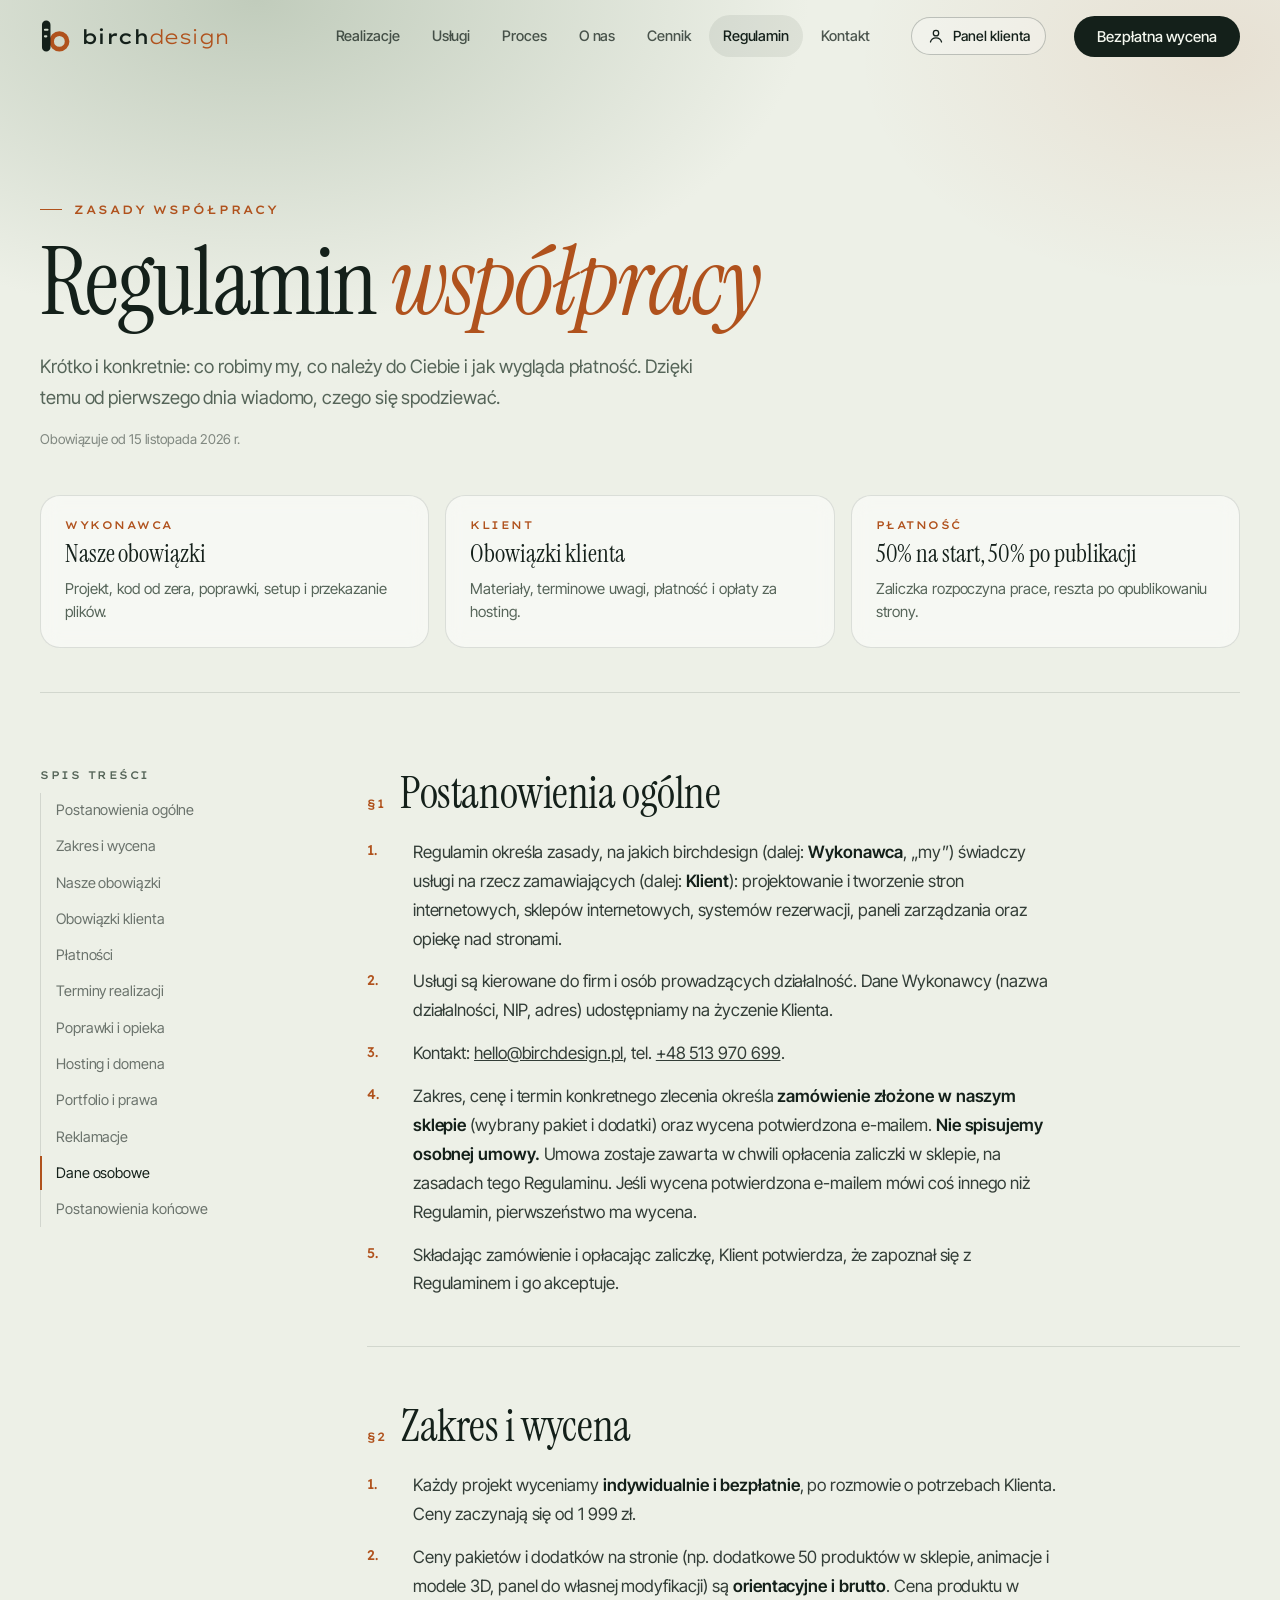
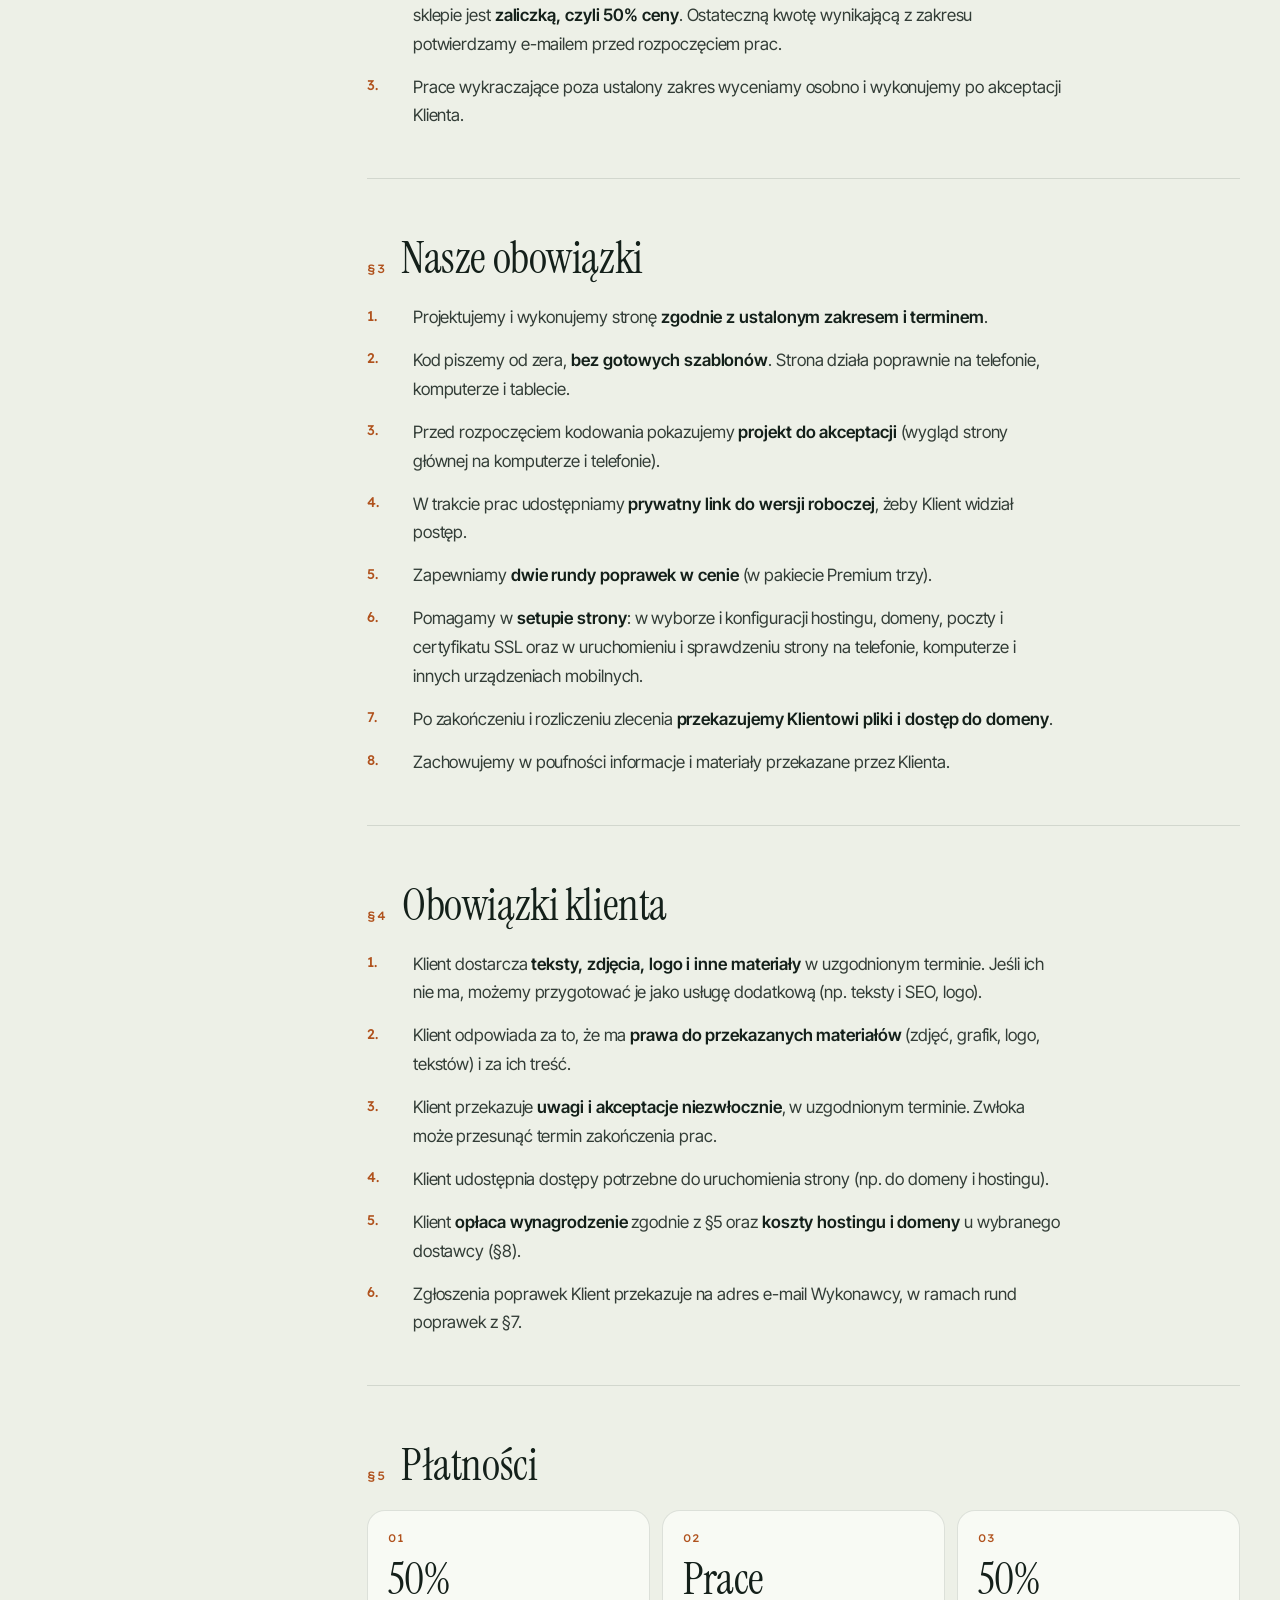
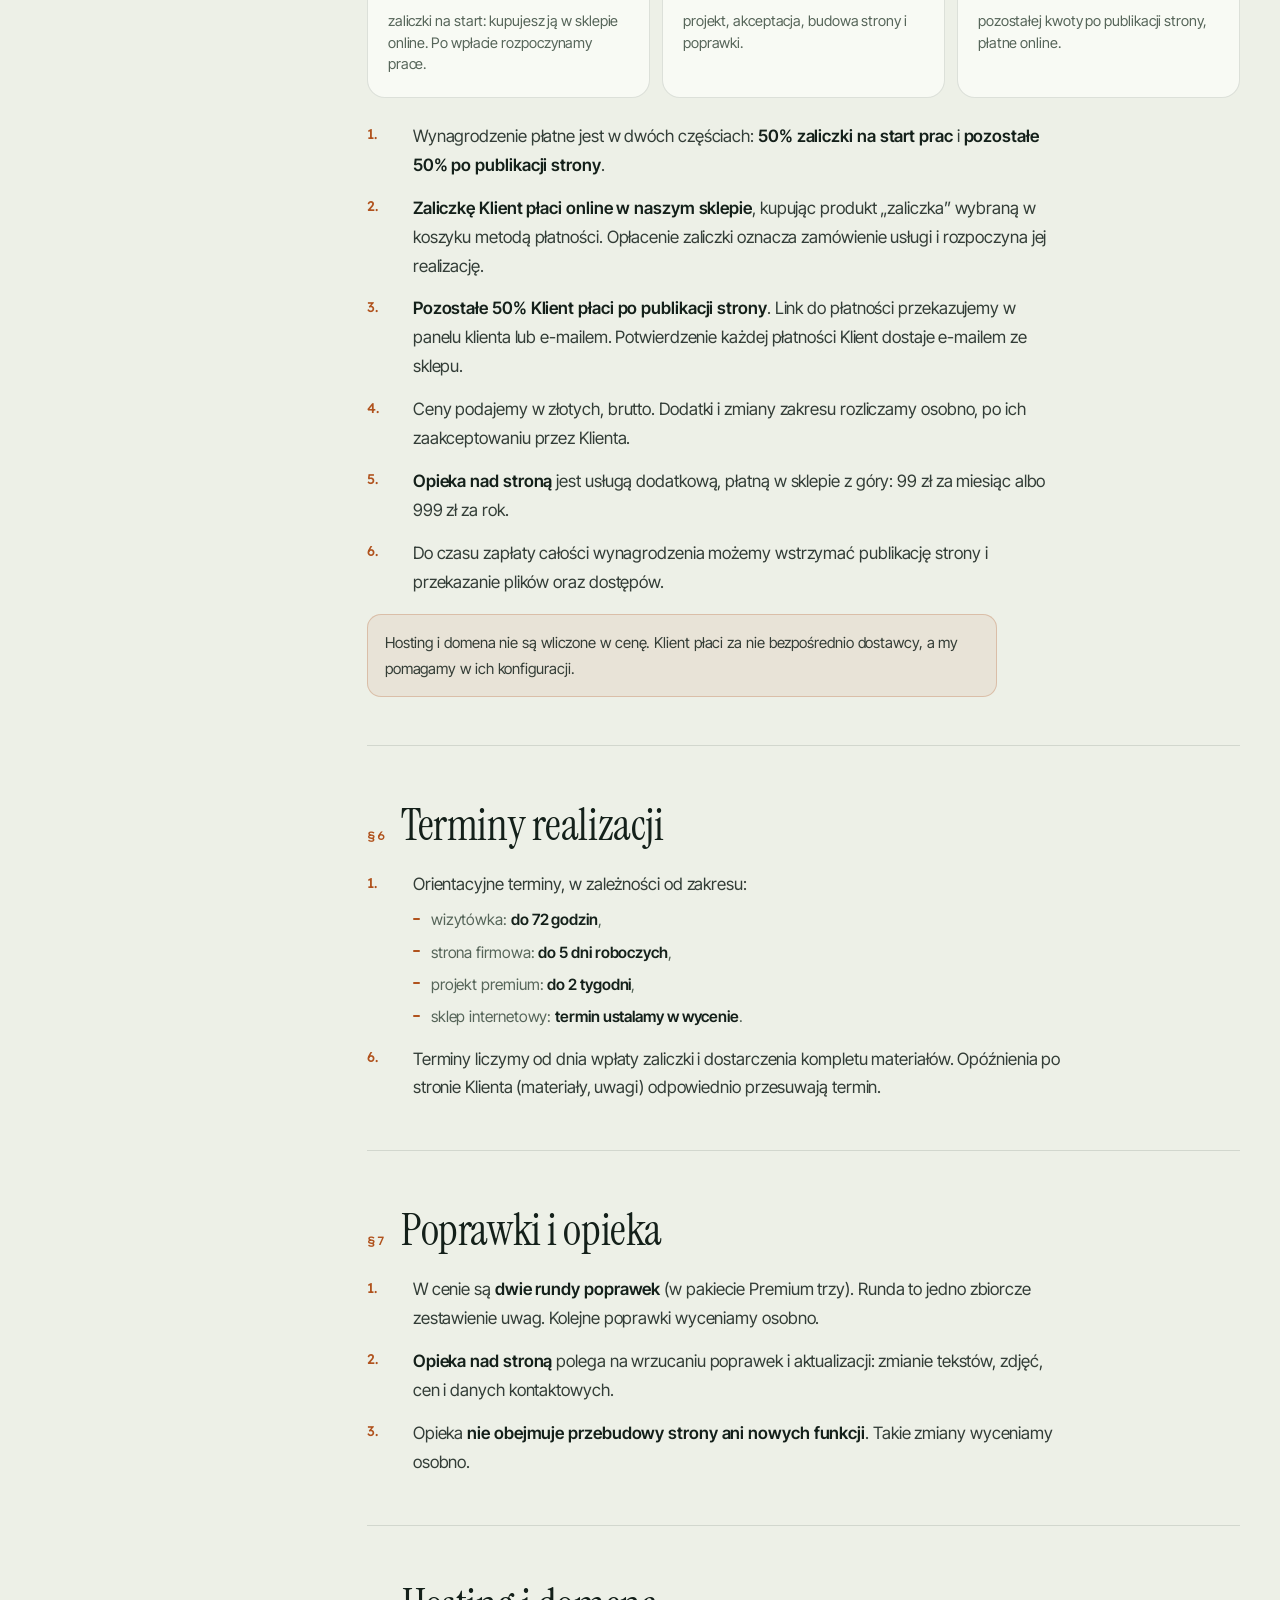
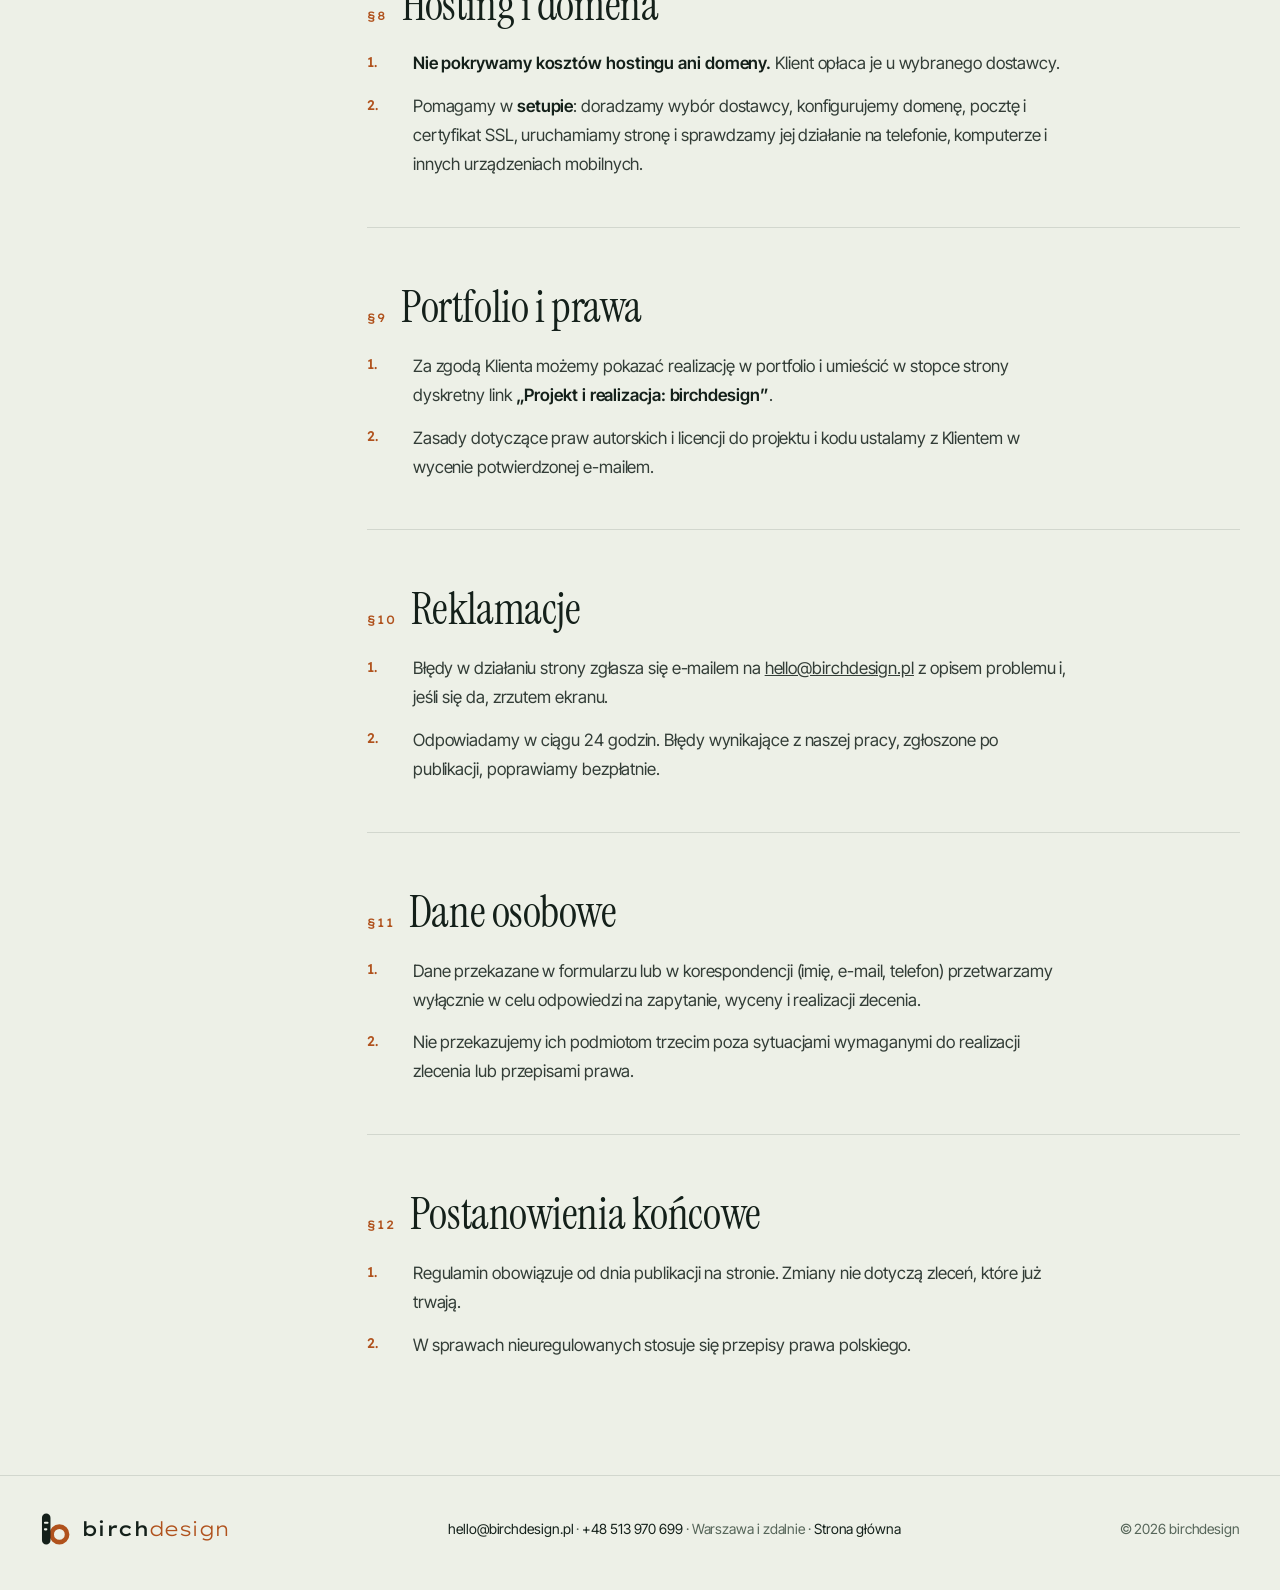
<file: regulamin.html>
<!DOCTYPE html>
<html lang="pl">
<head>
<meta charset="UTF-8">
<meta name="viewport" content="width=device-width, initial-scale=1">
<title>Regulamin współpracy | birchdesign</title>
<meta name="description" content="Regulamin współpracy birchdesign: nasze obowiązki, obowiązki klienta, terminy i zasady płatności (50% zaliczki, reszta po publikacji strony).">
<meta name="theme-color" content="#edf0e7">
<link rel="canonical" href="https://birchdesign.pl/regulamin.html">
<link rel="icon" href="assets/favicon.svg" type="image/svg+xml">
<link rel="preconnect" href="https://fonts.googleapis.com">
<link rel="preconnect" href="https://fonts.gstatic.com" crossorigin>
<link href="https://fonts.googleapis.com/css2?family=Instrument+Serif:ital@0;1&family=Inter+Tight:wght@300;400;500;600&family=Lexend+Giga:wght@300;400;500&family=Lexend:wght@300;400;500;600&display=swap" rel="stylesheet">
<style>
:root { --bg: #edf0e7; --bg2: #e3e8db; --card: #f8faf4; --ink: #14201a; --on: #f3f6ee; --muted: #566559; --line: rgba(20, 32, 26, .12); --line2: rgba(20, 32, 26, .24);
  --gold: #b0521d; --gold-rgb: 176, 82, 29; --sage: #bcc8b7;
  --f-g: "Lexend Giga", "Lexend", system-ui, sans-serif; --f-d: "Lexend", system-ui, sans-serif; --f-b: "Inter Tight", system-ui, sans-serif; --f-s: "Instrument Serif", Georgia, "Times New Roman", serif;
  --ease: cubic-bezier(.22, 1, .36, 1); color-scheme: light; }
*, *::before, *::after { box-sizing: border-box; }
html { scroll-behavior: smooth; scroll-padding-top: 96px; -webkit-text-size-adjust: 100%; }
body { margin: 0; background: var(--bg); color: var(--ink); font: 400 17px/1.7 var(--f-b); letter-spacing: -.005em; -webkit-font-smoothing: antialiased; overflow-x: clip; }
a { color: inherit; }
::selection { background: var(--gold); color: #fff; }
:focus-visible { outline: 3px solid rgba(var(--gold-rgb), .45); outline-offset: 3px; border-radius: 6px; }
.wrap { width: min(1200px, 100% - 48px); margin-inline: auto; }
body::before { content: ""; position: absolute; inset: 0 0 auto 0; height: 560px; z-index: -1; pointer-events: none;
  background: radial-gradient(60% 80% at 20% 0%, rgba(188, 200, 183, .9), transparent 72%), radial-gradient(40% 60% at 95% 10%, rgba(var(--gold-rgb), .10), transparent 70%); }

/* nagłówek: identyczny jak na stronie głównej */
.nav { position: fixed; inset: 0 0 auto; z-index: 60; border-bottom: 1px solid transparent; transition: background-color .3s ease-in-out, border-color .3s ease-in-out, backdrop-filter .3s; }
.nav.solid { background: rgba(237, 240, 231, .78); -webkit-backdrop-filter: blur(14px) saturate(1.4); backdrop-filter: blur(14px) saturate(1.4); border-color: var(--line); }
.nav .wrap { display: flex; align-items: center; gap: 28px; height: 72px; }
.logo { display: flex; align-items: center; gap: 10px; font: 300 20px var(--f-g); letter-spacing: -.03em; text-decoration: none; color: var(--ink); }
.logo b { font-weight: 300; color: var(--gold); }
.logo .lb { font-weight: 500; }
.logo svg { display: block; width: 31px; height: 34px; }
.nav-links { display: flex; gap: 4px; list-style: none; margin: 0 0 0 auto; padding: 0; }
.nav-links a { display: block; padding: 9px 14px; border-radius: 999px; font-size: 14.5px; font-weight: 500; text-decoration: none; color: rgba(20, 32, 26, .74); transition: color .2s ease-in-out, background-color .2s ease-in-out; }
.nav-links a:hover { color: var(--ink); background: rgba(20, 32, 26, .06); }
.nav-links a[aria-current] { color: var(--ink); background: rgba(20, 32, 26, .07); }
.nav-login { display: inline-flex; align-items: center; gap: 8px; padding: 9px 15px; border-radius: 999px; border: 1px solid var(--line2); color: var(--ink); font: 500 14px/1 var(--f-b); text-decoration: none; background: rgba(255, 255, 255, .28); transition: background-color .2s ease-in-out, border-color .2s ease-in-out, transform .2s ease-in-out; }
.nav-login:hover { background: rgba(255, 255, 255, .6); border-color: var(--ink); }
.nav-login:active, .btn:active { transform: scale(.98); }
.btn { display: inline-flex; align-items: center; justify-content: center; gap: 8px; padding: 12px 22px; border-radius: 999px; background: var(--ink); color: var(--on); text-decoration: none; font: 500 15px/1 var(--f-b); border: 1px solid transparent; transition: background-color .2s ease-in-out, transform .2s ease-in-out, box-shadow .2s ease-in-out; }
.btn:hover { background: #26382d; box-shadow: 0 14px 30px -16px rgba(20, 32, 26, .7); }

/* wstęp */
.intro { padding: clamp(130px, 15vw, 190px) 0 clamp(28px, 4vw, 44px); }
.eyebrow { display: inline-flex; align-items: center; gap: 12px; font: 500 12px/1 var(--f-g); letter-spacing: .16em; text-transform: uppercase; color: var(--gold); }
.eyebrow::before { content: ""; width: 22px; height: 1px; background: currentColor; }
h1 { margin: 18px 0 0; font: 400 clamp(50px, 7.4vw, 112px)/.95 var(--f-s); letter-spacing: -.02em; text-wrap: balance; }
h1 span { font-style: italic; color: var(--gold); }
.lead { max-width: 60ch; margin: 24px 0 0; color: var(--muted); font-size: 18.5px; }
.upd { margin: 14px 0 0; font-size: 13.5px; color: rgba(20, 32, 26, .5); }

/* trzy karty skrótu */
.sum { display: grid; grid-template-columns: repeat(3, minmax(0, 1fr)); gap: 16px; margin: clamp(28px, 4vw, 44px) 0 0; }
.sum a { display: grid; gap: 8px; padding: 24px; border-radius: 20px; text-decoration: none; border: 1px solid var(--line); background: rgba(255, 255, 255, .5); -webkit-backdrop-filter: blur(10px); backdrop-filter: blur(10px); transition: border-color .2s ease-in-out, background-color .2s ease-in-out, transform .2s ease-in-out; }
.sum a:hover { border-color: rgba(var(--gold-rgb), .5); background: rgba(255, 255, 255, .8); }
.sum a:active { transform: scale(.98); }
.sum small { font: 500 11px/1 var(--f-g); letter-spacing: .14em; text-transform: uppercase; color: var(--gold); }
.sum b { font: 400 25px/1.2 var(--f-s); }
.sum span { color: var(--muted); font-size: 15px; line-height: 1.55; }

/* układ: spis + treść */
.layout { display: grid; grid-template-columns: 250px minmax(0, 1fr); gap: clamp(32px, 6vw, 84px); padding: clamp(44px, 6vw, 80px) 0 clamp(70px, 9vw, 120px); align-items: start; }
.toc { position: sticky; top: 96px; }
.toc p { margin: 0 0 12px; font: 500 11px/1 var(--f-g); letter-spacing: .14em; text-transform: uppercase; color: var(--muted); }
.toc ol { list-style: none; margin: 0; padding: 0; display: grid; gap: 2px; border-left: 1px solid var(--line); }
.toc a { display: block; padding: 7px 14px; margin-left: -1px; border-left: 2px solid transparent; font-size: 14.5px; line-height: 1.4; text-decoration: none; color: rgba(20, 32, 26, .6); transition: color .2s ease-in-out, border-color .2s ease-in-out; }
.toc a:hover { color: var(--ink); }
.toc a.on { color: var(--ink); border-left-color: var(--gold); }

article { display: grid; gap: clamp(36px, 5vw, 56px); }
section { padding-bottom: clamp(32px, 4vw, 48px); border-bottom: 1px solid var(--line); }
section:last-child { border-bottom: 0; padding-bottom: 0; }
h2 { display: flex; align-items: baseline; gap: 14px; margin: 0 0 20px; font: 400 clamp(30px, 3.4vw, 46px)/1.1 var(--f-s); letter-spacing: -.01em; }
h2 i { font: 500 12px/1 var(--f-g); font-style: normal; letter-spacing: .14em; color: var(--gold); }
ol.rules { list-style: none; counter-reset: r; margin: 0; padding: 0; display: grid; gap: 14px; }
ol.rules li { counter-increment: r; position: relative; padding-left: 46px; max-width: 70ch; color: rgba(20, 32, 26, .86); }
ol.rules li::before { content: counter(r) "."; position: absolute; left: 0; top: .1em; width: 34px; font: 500 14px/1.6 var(--f-d); color: var(--gold); }
ol.rules li b { color: var(--ink); font-weight: 600; }
ul.dots { margin: 8px 0 0; padding: 0; list-style: none; display: grid; gap: 6px; }
ul.dots li { padding-left: 18px; position: relative; color: var(--muted); font-size: 15.5px; }
ul.dots li::before { content: ""; position: absolute; left: 0; top: .75em; width: 7px; height: 2px; border-radius: 2px; background: var(--gold); }

/* wizualizacja płatności */
.pay { display: grid; grid-template-columns: repeat(3, minmax(0, 1fr)); gap: 12px; margin: 0 0 24px; padding: 0; list-style: none; counter-reset: p; }
.pay li { counter-increment: p; position: relative; padding: 22px 20px; border-radius: 18px; border: 1px solid var(--line); background: var(--card); }
.pay li::before { content: "0" counter(p); display: block; margin-bottom: 14px; font: 500 11px/1 var(--f-g); letter-spacing: .14em; color: var(--gold); }
.pay strong { display: block; font: 400 clamp(34px, 3.4vw, 48px)/1 var(--f-s); letter-spacing: -.01em; }
.pay span { display: block; margin-top: 8px; color: var(--muted); font-size: 14.5px; line-height: 1.5; }
.note { margin: 18px 0 0; padding: 16px 18px; max-width: 70ch; border-radius: 14px; background: rgba(var(--gold-rgb), .08); box-shadow: inset 0 0 0 1px rgba(var(--gold-rgb), .25); font-size: 15px; color: rgba(20, 32, 26, .85); }

/* stopka */
footer { border-top: 1px solid var(--line); padding: 36px 0 44px; background: var(--bg); }
footer .wrap { display: flex; flex-wrap: wrap; align-items: center; justify-content: space-between; gap: 18px 40px; }
footer p { margin: 0; font-size: 14px; color: var(--muted); }
footer a { text-decoration: none; }
footer p a { color: var(--ink); }
footer p a:hover { color: var(--gold); }

@media (max-width: 1060px) { .nav-login span { display: none; } .nav-login { padding: 9px 11px; } }
@media (max-width: 900px) {
  .layout { grid-template-columns: 1fr; }
  .toc { position: static; }
  .toc ol { grid-template-columns: repeat(2, minmax(0, 1fr)); border-left: 0; gap: 0 14px; }
  .toc a { border-left: 0; padding: 7px 0; }
  .sum, .pay { grid-template-columns: 1fr; }
  .nav-links { display: none; }
  .nav .btn { margin-left: auto; }
}
@media (max-width: 560px) { .nav .btn { padding: 10px 16px; font-size: 13px; white-space: nowrap; } .nav .wrap { gap: 10px; } .logo { font-size: 18px; } body { font-size: 16.5px; } ol.rules li { padding-left: 38px; } .nav .btn.nav-cta { display: none; } .nav-login { margin-left: auto; } .nav-login span { display: inline; } }
@media (prefers-reduced-motion: reduce) { * { transition: none !important; scroll-behavior: auto !important; } }
.nav-links a { white-space: nowrap; }
</style>
</head>
<body>
<svg width="0" height="0" style="position:absolute" aria-hidden="true" focusable="false">
  <symbol id="bd-mark" viewBox="6 2 40 44">
    <circle cx="31" cy="31" r="10" fill="none" stroke="#b0521d" stroke-width="6"/>
    <path fill="#14201a" fill-rule="evenodd" d="M8.5 9.5a5.5 5.5 0 0 1 11 0v29a5.5 5.5 0 0 1-11 0z M12.4 14.5h3.2a1.4 1.4 0 0 1 0 2.8h-3.2a1.4 1.4 0 0 1 0-2.8z M12.4 23h1.7a1.4 1.4 0 0 1 0 2.8h-1.7a1.4 1.4 0 0 1 0-2.8z"/>
  </symbol>
</svg>

<header class="nav" id="nav">
  <div class="wrap">
    <a href="index.html" class="logo" aria-label="birchdesign – strona główna"><svg viewBox="0 0 40 44" aria-hidden="true"><use href="#bd-mark"/></svg><span><span class="lb">birch</span><b>design</b></span></a>
    <ul class="nav-links">
      <li><a href="index.html#realizacje">Realizacje</a></li>
      <li><a href="index.html#uslugi">Usługi</a></li>
      <li><a href="index.html#proces">Proces</a></li>
      <li><a href="index.html#o-nas">O nas</a></li>
      <li><a href="index.html#cennik">Cennik</a></li>
      <li><a href="regulamin.html" aria-current="page">Regulamin</a></li>
      <li><a href="index.html#kontakt">Kontakt</a></li>
    </ul>
    <a href="panel/" class="nav-login" aria-label="Panel klienta"><svg viewBox="0 0 24 24" width="18" height="18" fill="none" stroke="currentColor" stroke-width="1.7" stroke-linecap="round" stroke-linejoin="round" aria-hidden="true"><circle cx="12" cy="8.2" r="3.6"/><path d="M4.6 20c.9-3.6 3.9-5.6 7.4-5.6s6.5 2 7.4 5.6"/></svg><span>Panel klienta</span></a>
    <a href="index.html#kontakt" class="btn nav-cta">Bezpłatna wycena</a>
  </div>
</header>

<main>
  <div class="wrap">
    <section class="intro" aria-labelledby="t">
      <span class="eyebrow">Zasady współpracy</span>
      <h1 id="t">Regulamin <span>współpracy</span></h1>
      <p class="lead">Krótko i konkretnie: co robimy my, co należy do Ciebie i jak wygląda płatność. Dzięki temu od pierwszego dnia wiadomo, czego się spodziewać.</p>
      <p class="upd">Obowiązuje od 15 listopada 2026 r.</p>
      <div class="sum">
        <a href="#s3"><small>Wykonawca</small><b>Nasze obowiązki</b><span>Projekt, kod od zera, poprawki, setup i przekazanie plików.</span></a>
        <a href="#s4"><small>Klient</small><b>Obowiązki klienta</b><span>Materiały, terminowe uwagi, płatność i opłaty za hosting.</span></a>
        <a href="#s5"><small>Płatność</small><b>50% na start, 50% po publikacji</b><span>Zaliczka rozpoczyna prace, reszta po opublikowaniu strony.</span></a>
      </div>
    </section>

    <div class="layout">
      <aside class="toc" aria-label="Spis treści">
        <p>Spis treści</p>
        <ol id="toc">
          <li><a href="#s1">Postanowienia ogólne</a></li>
          <li><a href="#s2">Zakres i wycena</a></li>
          <li><a href="#s3">Nasze obowiązki</a></li>
          <li><a href="#s4">Obowiązki klienta</a></li>
          <li><a href="#s5">Płatności</a></li>
          <li><a href="#s6">Terminy realizacji</a></li>
          <li><a href="#s7">Poprawki i opieka</a></li>
          <li><a href="#s8">Hosting i domena</a></li>
          <li><a href="#s9">Portfolio i prawa</a></li>
          <li><a href="#s10">Reklamacje</a></li>
          <li><a href="#s11">Dane osobowe</a></li>
          <li><a href="#s12">Postanowienia końcowe</a></li>
        </ol>
      </aside>

      <article>
        <section id="s1">
          <h2><i>§1</i> Postanowienia ogólne</h2>
          <ol class="rules">
            <li>Regulamin określa zasady, na jakich birchdesign (dalej: <b>Wykonawca</b>, „my”) świadczy usługi na rzecz zamawiających (dalej: <b>Klient</b>): projektowanie i tworzenie stron internetowych, sklepów internetowych, systemów rezerwacji, paneli zarządzania oraz opiekę nad stronami.</li>
            <li>Usługi są kierowane do firm i osób prowadzących działalność. Dane Wykonawcy (nazwa działalności, NIP, adres) udostępniamy na życzenie Klienta.</li>
            <li>Kontakt: <a href="mailto:hello@birchdesign.pl">hello@birchdesign.pl</a>, tel. <a href="tel:+48513970699">+48 513 970 699</a>.</li>
            <li>Zakres, cenę i termin konkretnego zlecenia określa <b>zamówienie złożone w naszym sklepie</b> (wybrany pakiet i dodatki) oraz wycena potwierdzona e-mailem. <b>Nie spisujemy osobnej umowy.</b> Umowa zostaje zawarta w chwili opłacenia zaliczki w sklepie, na zasadach tego Regulaminu. Jeśli wycena potwierdzona e-mailem mówi coś innego niż Regulamin, pierwszeństwo ma wycena.</li>
            <li>Składając zamówienie i opłacając zaliczkę, Klient potwierdza, że zapoznał się z Regulaminem i go akceptuje.</li>
          </ol>
        </section>

        <section id="s2">
          <h2><i>§2</i> Zakres i wycena</h2>
          <ol class="rules">
            <li>Każdy projekt wyceniamy <b>indywidualnie i bezpłatnie</b>, po rozmowie o potrzebach Klienta. Ceny zaczynają się od 1 999 zł.</li>
            <li>Ceny pakietów i dodatków na stronie (np. dodatkowe 50 produktów w sklepie, animacje i modele 3D, panel do własnej modyfikacji) są <b>orientacyjne i brutto</b>. Cena produktu w sklepie jest <b>zaliczką, czyli 50% ceny</b>. Ostateczną kwotę wynikającą z zakresu potwierdzamy e-mailem przed rozpoczęciem prac.</li>
            <li>Prace wykraczające poza ustalony zakres wyceniamy osobno i wykonujemy po akceptacji Klienta.</li>
          </ol>
        </section>

        <section id="s3">
          <h2><i>§3</i> Nasze obowiązki</h2>
          <ol class="rules">
            <li>Projektujemy i wykonujemy stronę <b>zgodnie z ustalonym zakresem i terminem</b>.</li>
            <li>Kod piszemy od zera, <b>bez gotowych szablonów</b>. Strona działa poprawnie na telefonie, komputerze i tablecie.</li>
            <li>Przed rozpoczęciem kodowania pokazujemy <b>projekt do akceptacji</b> (wygląd strony głównej na komputerze i telefonie).</li>
            <li>W trakcie prac udostępniamy <b>prywatny link do wersji roboczej</b>, żeby Klient widział postęp.</li>
            <li>Zapewniamy <b>dwie rundy poprawek w cenie</b> (w pakiecie Premium trzy).</li>
            <li>Pomagamy w <b>setupie strony</b>: w wyborze i konfiguracji hostingu, domeny, poczty i certyfikatu SSL oraz w uruchomieniu i sprawdzeniu strony na telefonie, komputerze i innych urządzeniach mobilnych.</li>
            <li>Po zakończeniu i rozliczeniu zlecenia <b>przekazujemy Klientowi pliki i dostęp do domeny</b>.</li>
            <li>Zachowujemy w poufności informacje i materiały przekazane przez Klienta.</li>
          </ol>
        </section>

        <section id="s4">
          <h2><i>§4</i> Obowiązki klienta</h2>
          <ol class="rules">
            <li>Klient dostarcza <b>teksty, zdjęcia, logo i inne materiały</b> w uzgodnionym terminie. Jeśli ich nie ma, możemy przygotować je jako usługę dodatkową (np. teksty i SEO, logo).</li>
            <li>Klient odpowiada za to, że ma <b>prawa do przekazanych materiałów</b> (zdjęć, grafik, logo, tekstów) i za ich treść.</li>
            <li>Klient przekazuje <b>uwagi i akceptacje niezwłocznie</b>, w uzgodnionym terminie. Zwłoka może przesunąć termin zakończenia prac.</li>
            <li>Klient udostępnia dostępy potrzebne do uruchomienia strony (np. do domeny i hostingu).</li>
            <li>Klient <b>opłaca wynagrodzenie</b> zgodnie z §5 oraz <b>koszty hostingu i domeny</b> u wybranego dostawcy (§8).</li>
            <li>Zgłoszenia poprawek Klient przekazuje na adres e-mail Wykonawcy, w ramach rund poprawek z §7.</li>
          </ol>
        </section>

        <section id="s5">
          <h2><i>§5</i> Płatności</h2>
          <ol class="pay" aria-label="Etapy płatności">
            <li><strong>50%</strong><span>zaliczki na start: kupujesz ją w sklepie online. Po wpłacie rozpoczynamy prace.</span></li>
            <li><strong>Prace</strong><span>projekt, akceptacja, budowa strony i poprawki.</span></li>
            <li><strong>50%</strong><span>pozostałej kwoty po publikacji strony, płatne online.</span></li>
          </ol>
          <ol class="rules">
            <li>Wynagrodzenie płatne jest w dwóch częściach: <b>50% zaliczki na start prac</b> i <b>pozostałe 50% po publikacji strony</b>.</li>
            <li><b>Zaliczkę Klient płaci online w naszym sklepie</b>, kupując produkt „zaliczka” wybraną w koszyku metodą płatności. Opłacenie zaliczki oznacza zamówienie usługi i rozpoczyna jej realizację.</li>
            <li><b>Pozostałe 50% Klient płaci po publikacji strony</b>. Link do płatności przekazujemy w panelu klienta lub e-mailem. Potwierdzenie każdej płatności Klient dostaje e-mailem ze sklepu.</li>
            <li>Ceny podajemy w złotych, brutto. Dodatki i zmiany zakresu rozliczamy osobno, po ich zaakceptowaniu przez Klienta.</li>
            <li><b>Opieka nad stroną</b> jest usługą dodatkową, płatną w sklepie z góry: 99 zł za miesiąc albo 999 zł za rok.</li>
            <li>Do czasu zapłaty całości wynagrodzenia możemy wstrzymać publikację strony i przekazanie plików oraz dostępów.</li>
          </ol>
          <p class="note">Hosting i domena nie są wliczone w cenę. Klient płaci za nie bezpośrednio dostawcy, a my pomagamy w ich konfiguracji.</p>
        </section>

        <section id="s6">
          <h2><i>§6</i> Terminy realizacji</h2>
          <ol class="rules">
            <li>Orientacyjne terminy, w zależności od zakresu:
              <ul class="dots">
                <li>wizytówka: <b>do 72 godzin</b>,</li>
                <li>strona firmowa: <b>do 5 dni roboczych</b>,</li>
                <li>projekt premium: <b>do 2 tygodni</b>,</li>
                <li>sklep internetowy: <b>termin ustalamy w wycenie</b>.</li>
              </ul>
            </li>
            <li>Terminy liczymy od dnia wpłaty zaliczki i dostarczenia kompletu materiałów. Opóźnienia po stronie Klienta (materiały, uwagi) odpowiednio przesuwają termin.</li>
          </ol>
        </section>

        <section id="s7">
          <h2><i>§7</i> Poprawki i opieka</h2>
          <ol class="rules">
            <li>W cenie są <b>dwie rundy poprawek</b> (w pakiecie Premium trzy). Runda to jedno zbiorcze zestawienie uwag. Kolejne poprawki wyceniamy osobno.</li>
            <li><b>Opieka nad stroną</b> polega na wrzucaniu poprawek i aktualizacji: zmianie tekstów, zdjęć, cen i danych kontaktowych.</li>
            <li>Opieka <b>nie obejmuje przebudowy strony ani nowych funkcji</b>. Takie zmiany wyceniamy osobno.</li>
          </ol>
        </section>

        <section id="s8">
          <h2><i>§8</i> Hosting i domena</h2>
          <ol class="rules">
            <li><b>Nie pokrywamy kosztów hostingu ani domeny.</b> Klient opłaca je u wybranego dostawcy.</li>
            <li>Pomagamy w <b>setupie</b>: doradzamy wybór dostawcy, konfigurujemy domenę, pocztę i certyfikat SSL, uruchamiamy stronę i sprawdzamy jej działanie na telefonie, komputerze i innych urządzeniach mobilnych.</li>
          </ol>
        </section>

        <section id="s9">
          <h2><i>§9</i> Portfolio i prawa</h2>
          <ol class="rules">
            <li>Za zgodą Klienta możemy pokazać realizację w portfolio i umieścić w stopce strony dyskretny link <b>„Projekt i realizacja: birchdesign”</b>.</li>
            <li>Zasady dotyczące praw autorskich i licencji do projektu i kodu ustalamy z Klientem w wycenie potwierdzonej e-mailem.</li>
          </ol>
        </section>

        <section id="s10">
          <h2><i>§10</i> Reklamacje</h2>
          <ol class="rules">
            <li>Błędy w działaniu strony zgłasza się e-mailem na <a href="mailto:hello@birchdesign.pl">hello@birchdesign.pl</a> z opisem problemu i, jeśli się da, zrzutem ekranu.</li>
            <li>Odpowiadamy w ciągu 24 godzin. Błędy wynikające z naszej pracy, zgłoszone po publikacji, poprawiamy bezpłatnie.</li>
          </ol>
        </section>

        <section id="s11">
          <h2><i>§11</i> Dane osobowe</h2>
          <ol class="rules">
            <li>Dane przekazane w formularzu lub w korespondencji (imię, e-mail, telefon) przetwarzamy wyłącznie w celu odpowiedzi na zapytanie, wyceny i realizacji zlecenia.</li>
            <li>Nie przekazujemy ich podmiotom trzecim poza sytuacjami wymaganymi do realizacji zlecenia lub przepisami prawa.</li>
          </ol>
        </section>

        <section id="s12">
          <h2><i>§12</i> Postanowienia końcowe</h2>
          <ol class="rules">
            <li>Regulamin obowiązuje od dnia publikacji na stronie. Zmiany nie dotyczą zleceń, które już trwają.</li>
            <li>W sprawach nieuregulowanych stosuje się przepisy prawa polskiego.</li>
          </ol>
        </section>
      </article>
    </div>
  </div>
</main>

<footer>
  <div class="wrap">
    <a href="index.html" class="logo" aria-label="birchdesign – strona główna"><svg viewBox="0 0 40 44" aria-hidden="true"><use href="#bd-mark"/></svg><span><span class="lb">birch</span><b>design</b></span></a>
    <p><a href="mailto:hello@birchdesign.pl">hello@birchdesign.pl</a> · <a href="tel:+48513970699">+48 513 970 699</a> · Warszawa i zdalnie · <a href="index.html">Strona główna</a></p>
    <p>© 2026 birchdesign</p>
  </div>
</footer>

<script>
// nagłówek: po przewinięciu robi się szklany (jak na stronie głównej)
(() => { const nav = document.getElementById('nav'); const f = () => nav.classList.toggle('solid', scrollY > 20); f(); addEventListener('scroll', f, { passive: true }); })();
// podświetlanie aktywnej pozycji w spisie treści
(() => {
  const links = [...document.querySelectorAll('#toc a')];
  const map = new Map(links.map(a => [a.getAttribute('href').slice(1), a]));
  if (!('IntersectionObserver' in window)) return;
  const io = new IntersectionObserver(es => es.forEach(e => {
    if (e.isIntersecting) { links.forEach(a => a.classList.remove('on')); const a = map.get(e.target.id); a && a.classList.add('on'); }
  }), { rootMargin: '-20% 0px -70% 0px' });
  map.forEach((a, id) => { const s = document.getElementById(id); s && io.observe(s); });
})();
</script>
</body>
</html>
</file>
